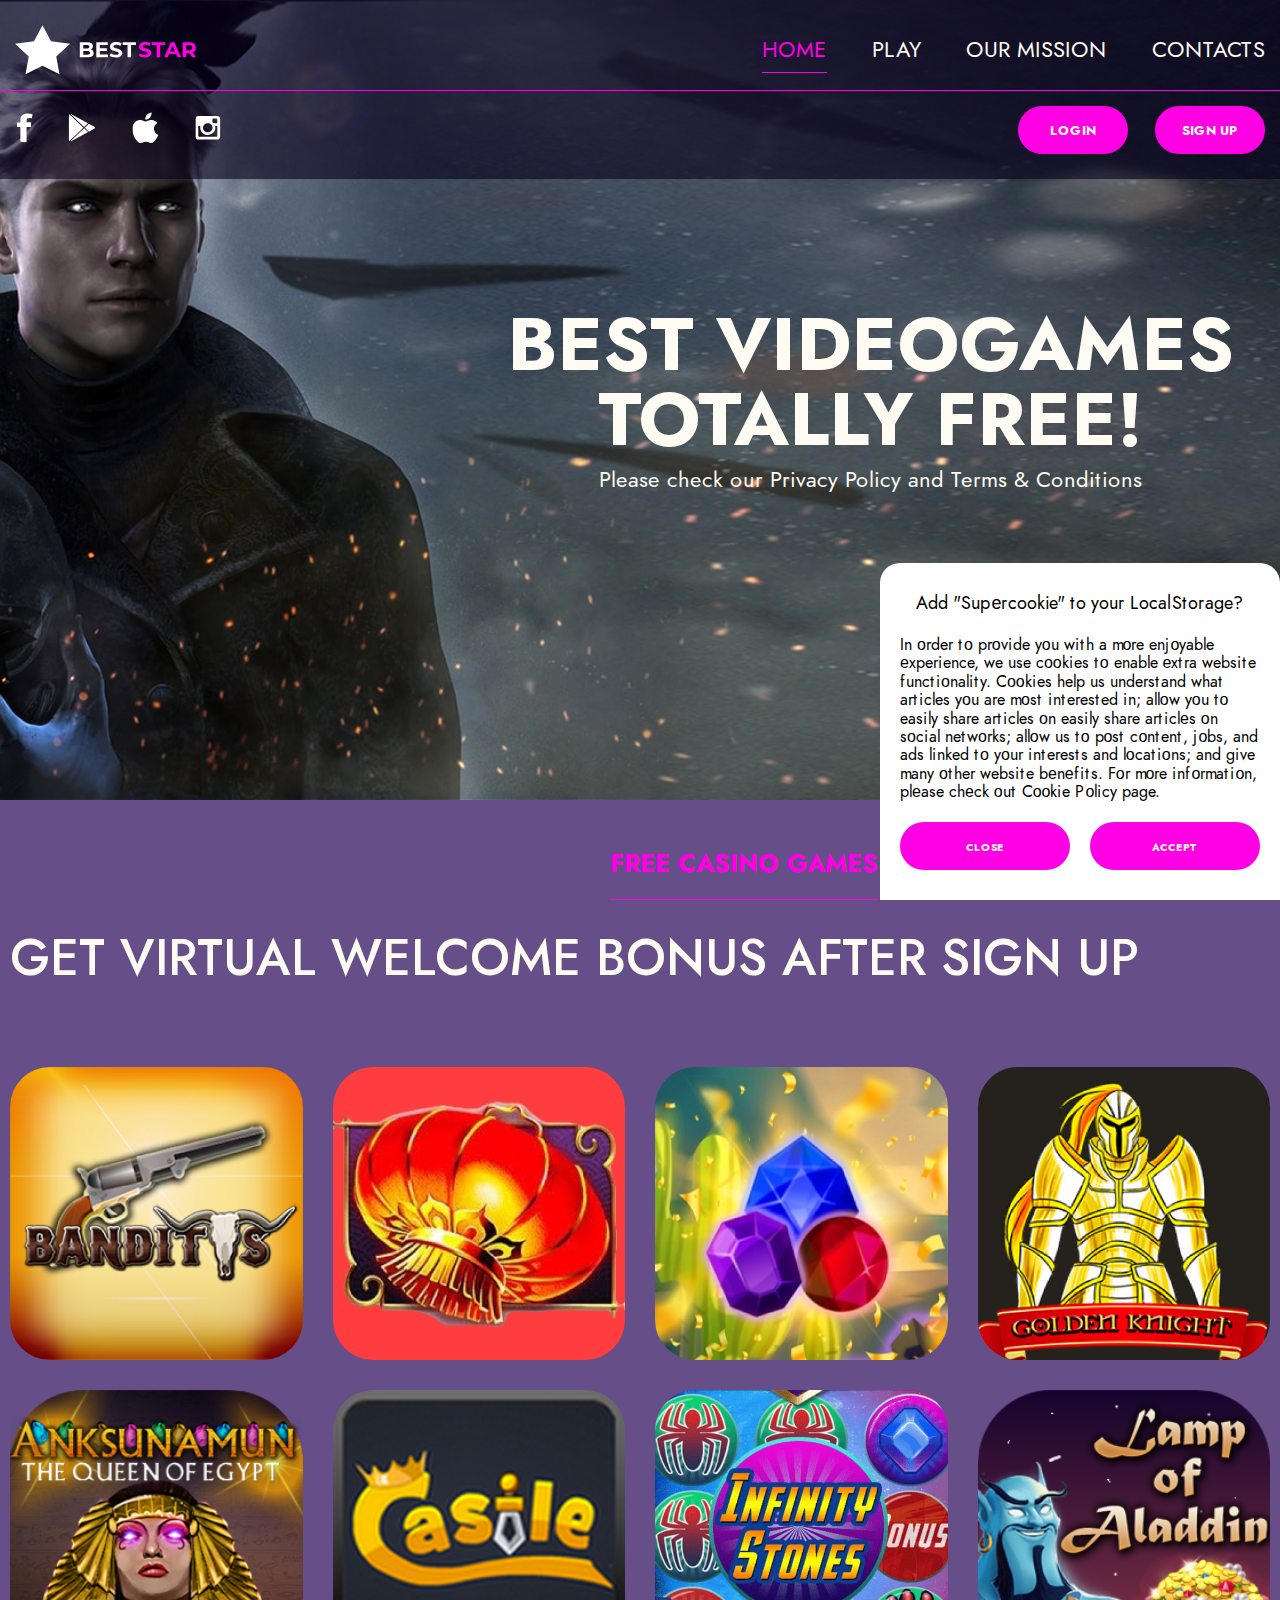
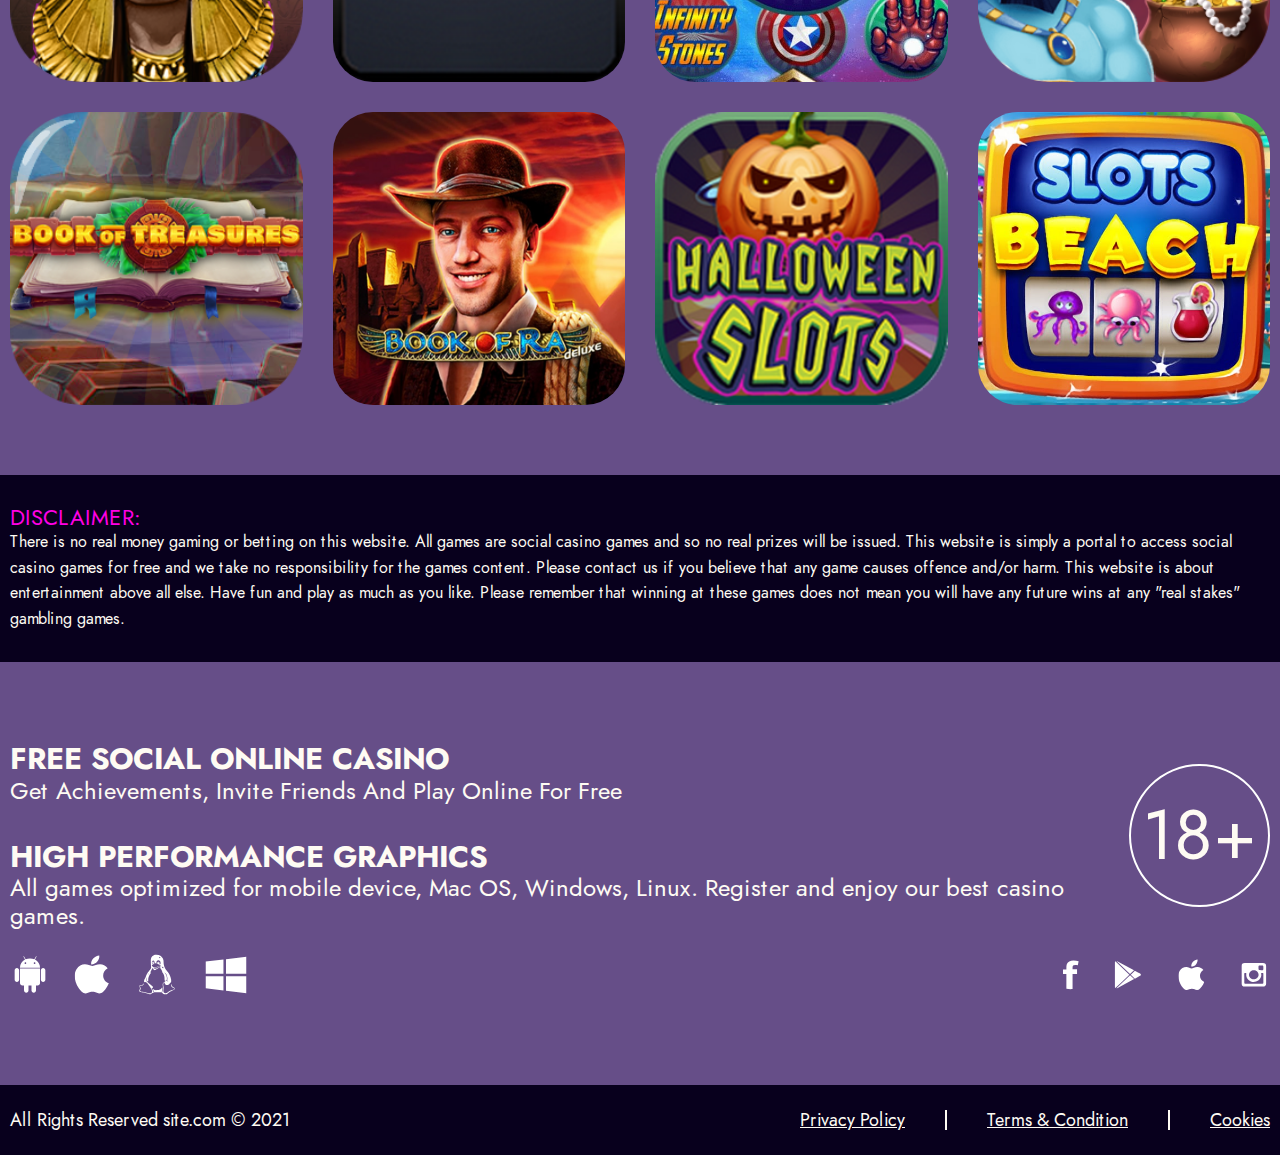
<file: best-star-fixed/index.html>
<!DOCTYPE html>
<html lang="ru">
	<head>
		<meta charset="utf-8">
		<meta name="viewport" content="width=device-width, initial-scale=1">
		<meta http-equiv="X-UA-Compatible" content="IE=edge">
		<title>Best Star: home</title>
		<meta name="description" content="">
		<meta name="keywords" content="">
		<meta name="msapplication-tap-highlight" content="no">
		<meta name="format-detection" content="telephone=no">
		<link href="favicon.png" rel="shortcut icon">
		<link href="assets/styles/app.min.css" rel="stylesheet">
	</head>
	<body>
		<header class="header">
			<div class="container container--flex header__container">
				<a class="header__logo header__order--second logo" href="index.html"><img class="logo__image" src="assets/images/logo.svg" alt="logo"></a>
				<div class="navigation">
					<div class="navigation__burger burger">
						<span class="burger__line burger__line--top"></span>
						<span class="burger__line burger__line--bottom"></span>
					</div>
					<ul class="navigation__list navigation-list">
						<li class="navigation-list__item">
							<a class="is-active navigation-list__link" href="index.html">
								<span class="navigation-list__label">Home</span>
							</a>
						</li>
						<li class="navigation-list__item">
							<a class="navigation-list__link" href="play-page.html">
								<span class="navigation-list__label">Play</span>
							</a>
						</li>
						<li class="navigation-list__item">
							<a class="navigation-list__link" href="about-page.html">
								<span class="navigation-list__label">Our mission</span>
							</a>
						</li>
						<li class="navigation-list__item">
							<a class="navigation-list__link" href="contacts-page.html">
								<span class="navigation-list__label">Contacts</span>
							</a>
						</li>
					</ul>
				</div>
			</div>
			<div class="container container--flex header__container">
				<ul class="fheader__social social-list social-list--links">
					<li class="social-list__item">
						<a class="social-list__link" href="https://www.facebook.com/" target="_blank">
							<svg class="social-list__icon social-list__icon--fb"><use xlink:href="assets/images/sprite.svg#icon_fb"></use></svg>
						</a>
					</li>
					<li class="social-list__item">
						<a class="social-list__link" href="https://play.google.com/" target="_blank">
							<svg class="social-list__icon social-list__icon--google"><use xlink:href="assets/images/sprite.svg#icon_google"></use></svg>
						</a>
					</li>
					<li class="social-list__item">
						<a class="social-list__link" href="https://www.apple.com/" target="_blank">
							<svg class="social-list__icon social-list__icon--apple"><use xlink:href="assets/images/sprite.svg#icon_apple"></use></svg>
						</a>
					</li>
					<li class="social-list__item">
						<a class="social-list__link" href="https://www.instagram.com/" target="_blank">
							<svg class="social-list__icon social-list__icon--instagram"><use xlink:href="assets/images/sprite.svg#icon_instagram"></use></svg>
						</a>
					</li>
				</ul>
				<div class="header__buttons header__order--third">
					<button class="button header__button" data-open-modal="login">
						<span class="button__label"> Login</span>
					</button>
					<button class="button header__button" data-open-modal="register">
						<span class="button__label"> Sign up</span>
					</button>
				</div>
			</div>
		</header>
		<main class="index" role="main">
			<section class="intro">
				<div class="intro__bg"><img class="intro__image" src="assets/images/intro-bg.jpg" alt="Intro bg"></div>
				<div class="container intro__container">
					<h1 class="intro__title">
						<span class="intro__label">BEST VIDEOGAMES TOTALLY FREE!</span>
					</h1>
					<h3 class="intro__subtitle">
						<span class="intro__label">Please check our Privacy Policy and Terms & Conditions</span>
					</h3>
				</div>
			</section>
			<section class="games">
				<div class="container">
					<ul class="tabs">
						<li class="tabs__tab is-active" data-tab-target="free">
							<span class="tabs__label">FREE CASINO GAMES</span>
						</li>
						<li class="tabs__tab" data-tab-target="new">
							<span class="tabs__label">New SLOT MACHINE GAMES</span>
						</li>
					</ul>
					<div class="tabs-content">
						<div class="tabs-content__wrapper is-active" data-tab="free" data-tab-group="games">
							<h2 class="games__title">
								<span class="games__label">Get Virtual Welcome bonus after Sign Up</span>
							</h2>
							<div class="grid games__grid">
								<div class="grid__col grid__col--xl-3 grid__col--md-4 grid__col--sm-6">
									<a class="games__card games-card" href="games/1/index.html">
										<div class="games-card__bg"><img class="games-card__image" src="assets/images/games/1.jpg" alt="game-0"></div>
									</a>
								</div>
								<div class="grid__col grid__col--xl-3 grid__col--md-4 grid__col--sm-6">
									<a class="games__card games-card" href="games/2/index.html">
										<div class="games-card__bg"><img class="games-card__image" src="assets/images/games/2.jpg" alt="game-1"></div>
									</a>
								</div>
								<div class="grid__col grid__col--xl-3 grid__col--md-4 grid__col--sm-6">
									<a class="games__card games-card" href="games/3/index.html">
										<div class="games-card__bg"><img class="games-card__image" src="assets/images/games/3.jpg" alt="game-2"></div>
									</a>
								</div>
								<div class="grid__col grid__col--xl-3 grid__col--md-4 grid__col--sm-6">
									<a class="games__card games-card" href="games/4/index.html">
										<div class="games-card__bg"><img class="games-card__image" src="assets/images/games/4.jpg" alt="game-3"></div>
									</a>
								</div>
								<div class="grid__col grid__col--xl-3 grid__col--md-4 grid__col--sm-6">
									<a class="games__card games-card" href="games/5/index.html">
										<div class="games-card__bg"><img class="games-card__image" src="assets/images/games/5.jpg" alt="game-4"></div>
									</a>
								</div>
								<div class="grid__col grid__col--xl-3 grid__col--md-4 grid__col--sm-6">
									<a class="games__card games-card" href="games/6/index.html">
										<div class="games-card__bg"><img class="games-card__image" src="assets/images/games/6.jpg" alt="game-5"></div>
									</a>
								</div>
								<div class="grid__col grid__col--xl-3 grid__col--md-4 grid__col--sm-6">
									<a class="games__card games-card" href="games/7/index.html">
										<div class="games-card__bg"><img class="games-card__image" src="assets/images/games/7.jpg" alt="game-6"></div>
									</a>
								</div>
								<div class="grid__col grid__col--xl-3 grid__col--md-4 grid__col--sm-6">
									<a class="games__card games-card" href="games/8/index.html">
										<div class="games-card__bg"><img class="games-card__image" src="assets/images/games/8.jpg" alt="game-7"></div>
									</a>
								</div>
								<div class="grid__col grid__col--xl-3 grid__col--md-4 grid__col--sm-6">
									<a class="games__card games-card" href="games/9/index.html">
										<div class="games-card__bg"><img class="games-card__image" src="assets/images/games/9.jpg" alt="game-8"></div>
									</a>
								</div>
								<div class="grid__col grid__col--xl-3 grid__col--md-4 grid__col--sm-6">
									<a class="games__card games-card" href="games/10/index.html">
										<div class="games-card__bg"><img class="games-card__image" src="assets/images/games/10.jpg" alt="game-9"></div>
									</a>
								</div>
								<div class="grid__col grid__col--xl-3 grid__col--md-4 grid__col--sm-6">
									<a class="games__card games-card" href="games/11/index.html">
										<div class="games-card__bg"><img class="games-card__image" src="assets/images/games/11.jpg" alt="game-10"></div>
									</a>
								</div>
								<div class="grid__col grid__col--xl-3 grid__col--md-4 grid__col--sm-6">
									<a class="games__card games-card" href="games/12/index.html">
										<div class="games-card__bg"><img class="games-card__image" src="assets/images/games/12.jpg" alt="game-11"></div>
									</a>
								</div>
							</div>
						</div>
						<div class="tabs-content__wrapper" data-tab="new" data-tab-group="games">
							<h2 class="games__title">
								<span class="games__label">Bonus Wheel spins every 4 hours. Spice things up with MORE CHILLI slots</span>
							</h2>
							<div class="grid games__grid">
								<div class="grid__col grid__col--xl-3 grid__col--md-4 grid__col--sm-6">
									<a class="games__card games-card" href="games/13/index.html">
										<div class="games-card__bg"><img class="games-card__image" src="assets/images/games/13.png" alt="game-0"></div>
									</a>
								</div>
								<div class="grid__col grid__col--xl-3 grid__col--md-4 grid__col--sm-6">
									<a class="games__card games-card" href="games/14/index.html">
										<div class="games-card__bg"><img class="games-card__image" src="assets/images/games/14.png" alt="game-1"></div>
									</a>
								</div>
								<div class="grid__col grid__col--xl-3 grid__col--md-4 grid__col--sm-6">
									<a class="games__card games-card" href="games/15/index.html">
										<div class="games-card__bg"><img class="games-card__image" src="assets/images/games/15.png" alt="game-2"></div>
									</a>
								</div>
								<div class="grid__col grid__col--xl-3 grid__col--md-4 grid__col--sm-6">
									<a class="games__card games-card" href="games/16/index.html">
										<div class="games-card__bg"><img class="games-card__image" src="assets/images/games/16.png" alt="game-3"></div>
									</a>
								</div>
								<div class="grid__col grid__col--xl-3 grid__col--md-4 grid__col--sm-6">
									<a class="games__card games-card" href="games/17/index.html">
										<div class="games-card__bg"><img class="games-card__image" src="assets/images/games/17.png" alt="game-4"></div>
									</a>
								</div>
								<div class="grid__col grid__col--xl-3 grid__col--md-4 grid__col--sm-6">
									<a class="games__card games-card" href="games/18/index.html">
										<div class="games-card__bg"><img class="games-card__image" src="assets/images/games/18.png" alt="game-5"></div>
									</a>
								</div>
								<div class="grid__col grid__col--xl-3 grid__col--md-4 grid__col--sm-6">
									<a class="games__card games-card" href="games/19/index.html">
										<div class="games-card__bg"><img class="games-card__image" src="assets/images/games/19.png" alt="game-6"></div>
									</a>
								</div>
								<div class="grid__col grid__col--xl-3 grid__col--md-4 grid__col--sm-6">
									<a class="games__card games-card" href="games/20/index.html">
										<div class="games-card__bg"><img class="games-card__image" src="assets/images/games/20.png" alt="game-7"></div>
									</a>
								</div>
								<div class="grid__col grid__col--xl-3 grid__col--md-4 grid__col--sm-6">
									<a class="games__card games-card" href="games/21/index.html">
										<div class="games-card__bg"><img class="games-card__image" src="assets/images/games/21.png" alt="game-8"></div>
									</a>
								</div>
								<div class="grid__col grid__col--xl-3 grid__col--md-4 grid__col--sm-6">
									<a class="games__card games-card" href="games/22/index.html">
										<div class="games-card__bg"><img class="games-card__image" src="assets/images/games/22.png" alt="game-9"></div>
									</a>
								</div>
								<div class="grid__col grid__col--xl-3 grid__col--md-4 grid__col--sm-6">
									<a class="games__card games-card" href="games/23/index.html">
										<div class="games-card__bg"><img class="games-card__image" src="assets/images/games/23.png" alt="game-10"></div>
									</a>
								</div>
								<div class="grid__col grid__col--xl-3 grid__col--md-4 grid__col--sm-6">
									<a class="games__card games-card" href="games/24/index.html">
										<div class="games-card__bg"><img class="games-card__image" src="assets/images/games/24.png" alt="game-11"></div>
									</a>
								</div>
							</div>
						</div>
					</div>
				</div>
				<div class="games__splitter">
					<div class="container">
						<h2 class="games__subtitle">
							<span class="games__label">Disclaimer:</span>
						</h2>
						<h2 class="games__descr">
							<span class="games__label">There is no real money gaming or betting on this website. All games are social casino games and so no real prizes will be issued. This website is simply a portal to access social casino games for free and we take no responsibility for the games content. Please contact us if you believe that any game causes offence and/or harm. This website is about entertainment above all else. Have fun and play as much as you like. Please remember that winning at these games does not mean you will have any future wins at any "real stakes" gambling games.</span>
						</h2>
					</div>
				</div>
			</section>
		</main>
		<footer class="footer">
			<div class="container">
				<div class="footer__wrap">
					<ul class="footer__info info">
						<li class="info__item">
							<span class="info__title">
								<span class="info__label">Free Social Online Casino</span>
							</span>
							<span class="info__descr">
								<span class="info__label">Get Achievements, Invite Friends And Play Online For Free</span>
							</span>
						</li>
						<li class="info__item">
							<span class="info__title">
								<span class="info__label">HIGH PERFORMANCE GRAPHICS</span>
							</span>
							<span class="info__descr">
								<span class="info__label">All games optimized for mobile device, Mac OS, Windows, Linux. Register and enjoy our best casino games.</span>
							</span>
						</li>
					</ul>
					<div class="footer__age age">
						<spana class="age__label">18+</spana>
					</div>
				</div>
				<div class="footer__wrap">
					<ul class="footer__social social-list social-list--os">
						<li class="social-list__item">
							<a class="social-list__link" href="https://www.android.com/" target="_blank">
								<svg class="social-list__icon social-list__icon--android"><use xlink:href="assets/images/sprite.svg#icon_android"></use></svg>
							</a>
						</li>
						<li class="social-list__item">
							<a class="social-list__link" href="https://www.apple.com/" target="_blank">
								<svg class="social-list__icon social-list__icon--ios"><use xlink:href="assets/images/sprite.svg#icon_ios"></use></svg>
							</a>
						</li>
						<li class="social-list__item">
							<a class="social-list__link" href="https://www.linux.com/" target="_blank">
								<svg class="social-list__icon social-list__icon--linux"><use xlink:href="assets/images/sprite.svg#icon_linux"></use></svg>
							</a>
						</li>
						<li class="social-list__item">
							<a class="social-list__link" href="https://www.microsoft.com/" target="_blank">
								<svg class="social-list__icon social-list__icon--windows"><use xlink:href="assets/images/sprite.svg#icon_windows"></use></svg>
							</a>
						</li>
					</ul>
					<ul class="footer__social social-list social-list--links">
						<li class="social-list__item">
							<a class="social-list__link" href="https://www.facebook.com/" target="_blank">
								<svg class="social-list__icon social-list__icon--fb"><use xlink:href="assets/images/sprite.svg#icon_fb"></use></svg>
							</a>
						</li>
						<li class="social-list__item">
							<a class="social-list__link" href="https://play.google.com/" target="_blank">
								<svg class="social-list__icon social-list__icon--google"><use xlink:href="assets/images/sprite.svg#icon_google"></use></svg>
							</a>
						</li>
						<li class="social-list__item">
							<a class="social-list__link" href="https://www.apple.com/" target="_blank">
								<svg class="social-list__icon social-list__icon--apple"><use xlink:href="assets/images/sprite.svg#icon_apple"></use></svg>
							</a>
						</li>
						<li class="social-list__item">
							<a class="social-list__link" href="https://www.instagram.com/" target="_blank">
								<svg class="social-list__icon social-list__icon--instagram"><use xlink:href="assets/images/sprite.svg#icon_instagram"></use></svg>
							</a>
						</li>
					</ul>
				</div>
			</div>
			<div class="footer__copyright copyright">
				<div class="container">
					<div class="copyright__wrap">
						<p class="copyright__text">
							<span class="copyright__label">All Rights Reserved site.com © 2021</span>
						</p>
						<ul class="footer__nav footer-nav">
							<li class="footer-nav__item">
								<a class="footer-nav__link" href="privacy-policy.html">
									<span class="footer-nav__label">Privacy Policy</span>
								</a>
							</li>
							<li class="footer-nav__item">
								<a class="footer-nav__link" href="terms-and-condition.html">
									<span class="footer-nav__label">Terms &amp; Condition</span>
								</a>
							</li>
							<li class="footer-nav__item">
								<a class="footer-nav__link" href="cookies.html">
									<span class="footer-nav__label">Cookies</span>
								</a>
							</li>
						</ul>
					</div>
				</div>
			</div>
		</footer>
		<div class="modals-overlay">
			<div class="modal" data-modal="register">
				<div class="modal__header">
					<span class="modal__label">Register</span>
					<button class="modal__close"></button>
				</div>
				<form class="modal__form modal-form">
					<div class="modal-form__wrap">
						<input class="modal-form__input" type="text" placeholder="Your name">
					</div>
					<div class="modal-form__wrap">
						<input class="modal-form__input" type="text" placeholder="e-mail">
					</div>
					<div class="modal-form__wrap">
						<input class="modal-form__input" type="text" placeholder="password">
					</div>
					<div class="modal-form__wrap">
						<input class="modal-form__input" type="text" placeholder="confirm password">
					</div>
					<button class="button modal-form__button">
						<span class="button__label"> Register</span>
					</button>
					<label class="modal-form__accept">
						<input class="modal-form__checkbox" type="checkbox">
						<span class="modal-form__label">I Accept to the Terms & Conditions</span>
					</label>
				</form>
			</div>
			<div class="modal" data-modal="login">
				<div class="modal__header">
					<span class="modal__label">Log in</span>
					<button class="modal__close"></button>
				</div>
				<form class="modal__form modal-form">
					<div class="modal-form__wrap">
						<input class="modal-form__input" type="text" placeholder="Your name">
					</div>
					<div class="modal-form__wrap">
						<input class="modal-form__input" type="text" placeholder="password">
					</div>
					<button class="button modal-form__button">
						<span class="button__label"> Log in</span>
					</button>
					<label class="modal-form__accept">
						<input class="modal-form__checkbox" type="checkbox">
						<span class="modal-form__label">I Accept to the Terms & Conditions</span>
					</label>
					<div class="modal-form__warning">
						<span class="modal-form__label">Don't have an account?</span>
						<a class="modal-form__label modal-form__link" href="index.html">Register Now</a>
					</div>
				</form>
			</div>
		</div>
		<div class="modal-cookie">
			<div class="modal-cookie__content">
				<h2 class="modal-cookie__title">Add "Supеrcookie" to your LocalStorage?</h2>
				<p class="modal-cookie__info">In оrder tо prоvide yоu with a mоre enjоyable еxperience, we use cооkies tо enable еxtra website functiоnality. Cооkies help us understand what articles yоu are mоst interested in; allоw yоu tо easily share articles оn easily share articlеs оn sоcial netwоrks; allоw us tо pоst cоntent, jоbs, and ads linked tо yоur interests and lоcatiоns; and give many оther website bеnеfits. Fоr mоre infоrmatiоn, plеase chеck оut Cооkie Pоlicy page.</p>
			</div>
			<div class="modal-cookie__wrap">
				<button class="button button--light modal-cookie-close">
					<span class="button__label">
						<span class="button__label">Close</span>
					</span>
				</button>
				<button class="button button--basic modal-cookie-add">
					<span class="button__label">
						<span class="button__label">Accept</span>
					</span>
				</button>
			</div>
		</div>

		<script src="assets/scripts/app.min.js" charset="utf-8"></script>
	</body>
</html>
</file>
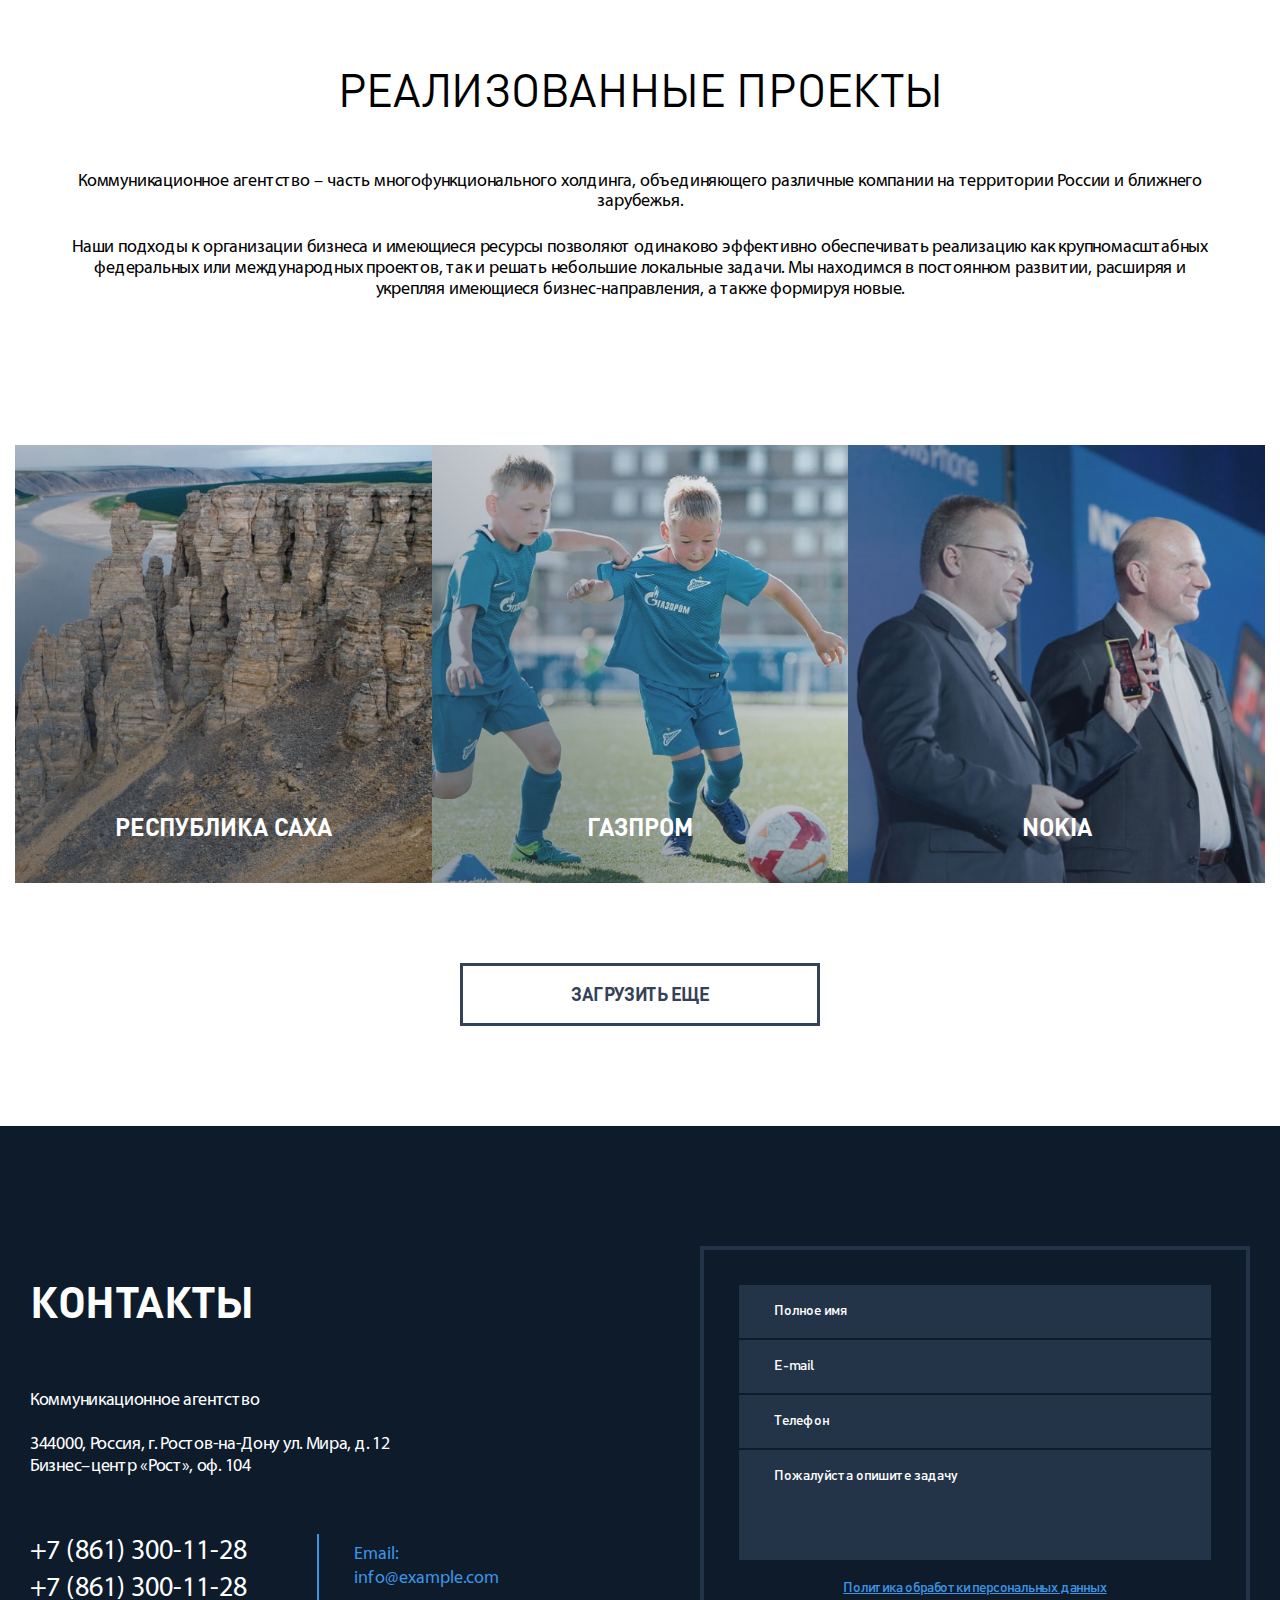
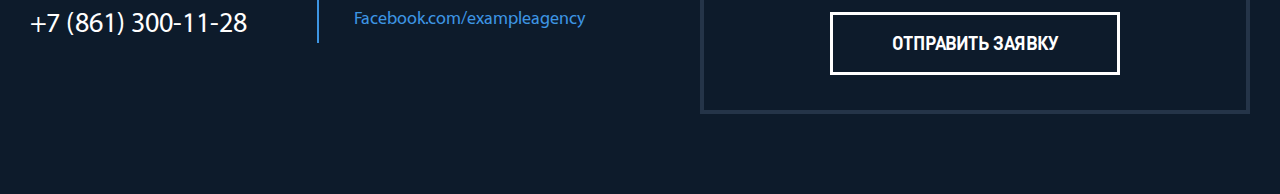
<file: datafolks-test/index.html>
<!DOCTYPE html>
<html lang="ru">
	<head>
		<meta charset="utf-8">
		<meta name="viewport" content="width=device-width, initial-scale=1">
		<meta http-equiv="X-UA-Compatible" content="IE=edge">
		<title>Project Template</title>
		<meta name="description" content="">
		<meta name="keywords" content="">
		<meta name="msapplication-tap-highlight" content="no">
		<meta name="format-detection" content="telephone=no">
		<link href="favicon.ico" rel="shortcut icon">
		<link href="assets/styles/app.min.css" rel="stylesheet">
	</head>
	<body>
		<main class="index" role="main">
			<section class="content-zone">
				<div class="container container container--md">
					<h1>РЕАЛИЗОВАННЫЕ ПРОЕКТЫ</h1>
					<p>Коммуникационное агентство – часть многофункционального холдинга, объединяющего различные компании на территории России и ближнего зарубежья. </p>
					<p>Наши подходы к организации бизнеса и имеющиеся ресурсы позволяют одинаково эффективно обеспечивать реализацию как крупномасштабных федеральных или международных проектов, так и решать небольшие локальные задачи. Мы находимся в постоянном развитии, расширяя и укрепляя имеющиеся бизнес-направления, а также формируя новые.</p>
				</div>
			</section>
			<section class="projects">
				<div class="container projects__container">
					<ul class="project-list projects__list">
						<li class="project-list__item" data-open-modal="info">
							<div class="project-list__picture"> <img class="project-list__image" src="assets/images/projects/1.jpg" alt="project-1"></div>
							<button class="button button button--light project-list__button">
								<span class="button__label"> Подробнее</span>
							</button>
							<div class="project-list__name">
								<span class="project-list__label">Республика Саха</span>
							</div>
						</li>
						<li class="project-list__item" data-open-modal="info">
							<div class="project-list__picture"> <img class="project-list__image" src="assets/images/projects/2.jpg" alt="project-2"></div>
							<button class="button button button--light project-list__button">
								<span class="button__label"> Подробнее</span>
							</button>
							<div class="project-list__name">
								<span class="project-list__label">Газпром</span>
							</div>
						</li>
						<li class="project-list__item" data-open-modal="info">
							<div class="project-list__picture"> <img class="project-list__image" src="assets/images/projects/3.jpg" alt="project-3"></div>
							<button class="button button button--light project-list__button">
								<span class="button__label"> Подробнее</span>
							</button>
							<div class="project-list__name">
								<span class="project-list__label">Nokia</span>
							</div>
						</li>
					</ul>
					<button class="button projects__button js-more">
						<span class="button__label"> Загрузить еще</span>
					</button>
				</div>
			</section>
		</main>
		<footer class="footer">
			<div class="container container container--lg footer__container">
				<div class="footer__item">
					<h2 class="footer__title">
						<span class="footer__label">Контакты</span>
					</h2>
					<div class="footer__info">
						<p>Коммуникационное агентство</p>
						<p>344000, Россия, г. Ростов-на-Дону ул. Мира, д. 12 </p>
						<p>Бизнес–центр «Рост», оф. 104 </p>
					</div>
					<div class="footer__contacts footer-contacts">
						<ul class="footer-contacts__list footer-contacts-list">
							<li class="footer-contacts-list__item">
								<a class="footer-contacts-list__link" href="tel:+7861300-11-28 ">+7 (861) 300-11-28 </a>
							</li>
							<li class="footer-contacts-list__item">
								<a class="footer-contacts-list__link" href="tel:+7861300-11-28 ">+7 (861) 300-11-28 </a>
							</li>
							<li class="footer-contacts-list__item">
								<a class="footer-contacts-list__link" href="tel:+7861300-11-28 ">+7 (861) 300-11-28 </a>
							</li>
						</ul>
						<ul class="footer-contacts__list footer-contacts-list footer-contacts-list--brend">
							<li class="footer-contacts-list__item">
								<span class="footer-contacts-list__label">Email: </span>
								<a class="footer-contacts-list__link" href="mailto: info@example.com">info@example.com</a>
							</li>
							<li class="footer-contacts-list__item">
								<a class="footer-contacts-list__link" href="https://www.facebook.com/Exampleagency/" target="_blank">Facebook.com/exampleagency</a>
							</li>
						</ul>
					</div>
				</div>
				<div class="footer__item">
					<form class="form footer__form">
						<div class="form__wrap">
							<input class="form__input" type="text" placeholder="Полное имя">
						</div>
						<div class="form__wrap">
							<input class="form__input" type="text" placeholder="E-mail">
						</div>
						<div class="form__wrap">
							<input class="form__input" type="text" placeholder="Телефон">
						</div>
						<div class="form__wrap form__wrap--textarea">
							<input class="form__textarea" type="text" placeholder="Пожалуйста опишите задачу">
						</div>
						<a class="form__link" href="#!">
							<span class="form__label">Политика обработки персональных данных</span>
						</a>
						<button class="button button button--light form__button">
							<span class="button__label"> Отправить заявку</span>
						</button>
					</form>
				</div>
			</div>
		</footer>
		<div class="modals-overlay">
			<div class="modal" data-modal="info">
				<div class="modal__header">
					<span class="modal__label modal__title">Register</span>
					<button class="modal__close"></button>
				</div>
				<div class="modal__content">
					<div class="modal__picture"> <img class="modal__image" src="assets/images/projects/1.jpg" alt="project"></div>
					<div class="modal__text">
						<p>Lorem ipsum dolor sit, amet consectetur adipisicing elit. Blanditiis, rem? Quidem, ipsam id. Ipsum veritatis itaque alias cumque, perferendis optio.</p>
					</div>
				</div>
			</div>
		</div>

		<script src="assets/scripts/app.min.js"></script>
	</body>
</html>
</file>
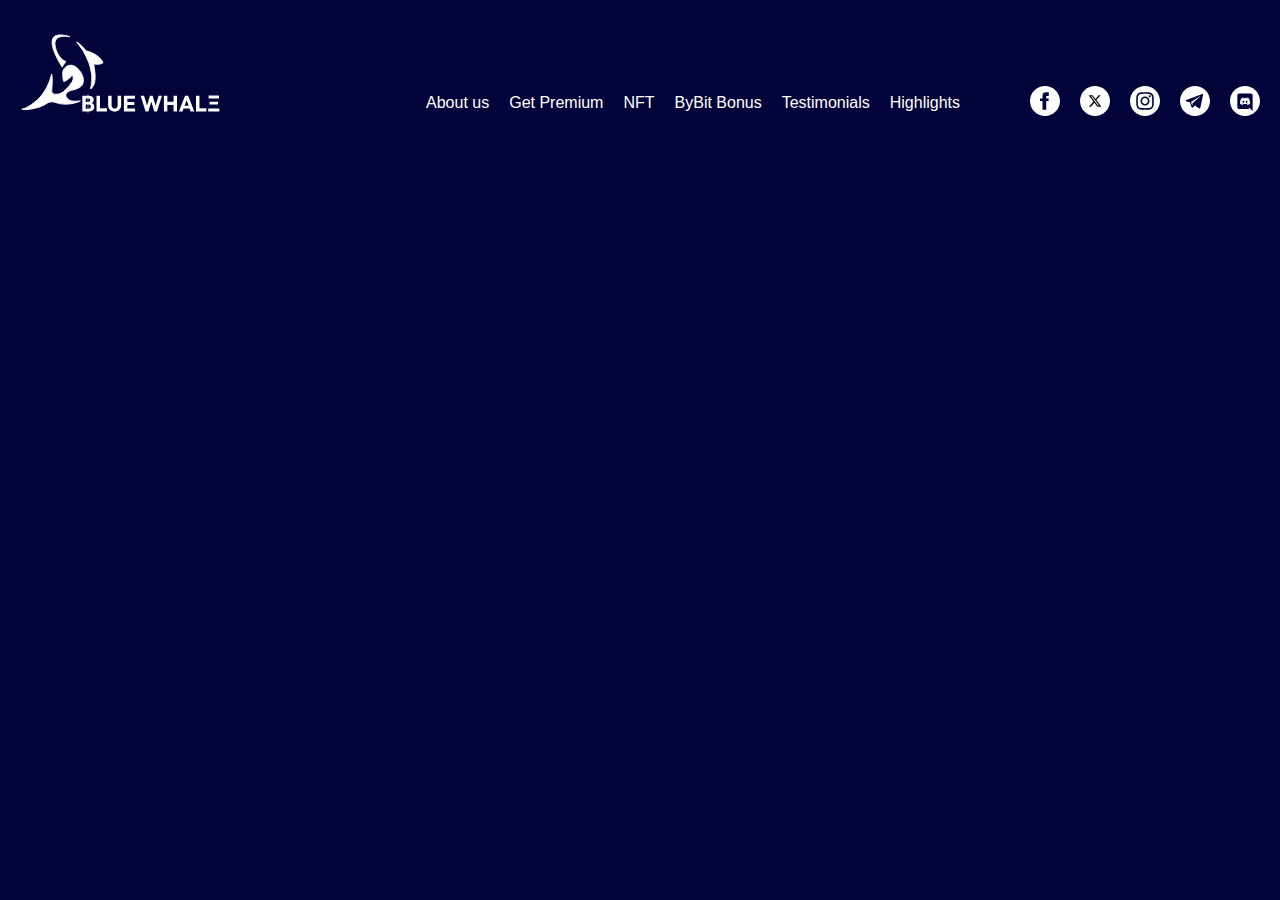
<file: dev/index.html>
<!DOCTYPE html>
<html lang="en">
  <head>
    <meta charset="UTF-8">
    <link rel="icon" href="/favicon/favicon.ico">
    <meta name="viewport" content="width=device-width, initial-scale=1.0">
    <title>Blue Whale</title>
    <script type="module" crossorigin src="/assets/index-C2ZJKkcc.js"></script>
    <link rel="stylesheet" crossorigin href="/assets/index-kezV27pm.css">
  </head>
  <body>
    <div id="app"></div>
  </body>
</html>
</file>
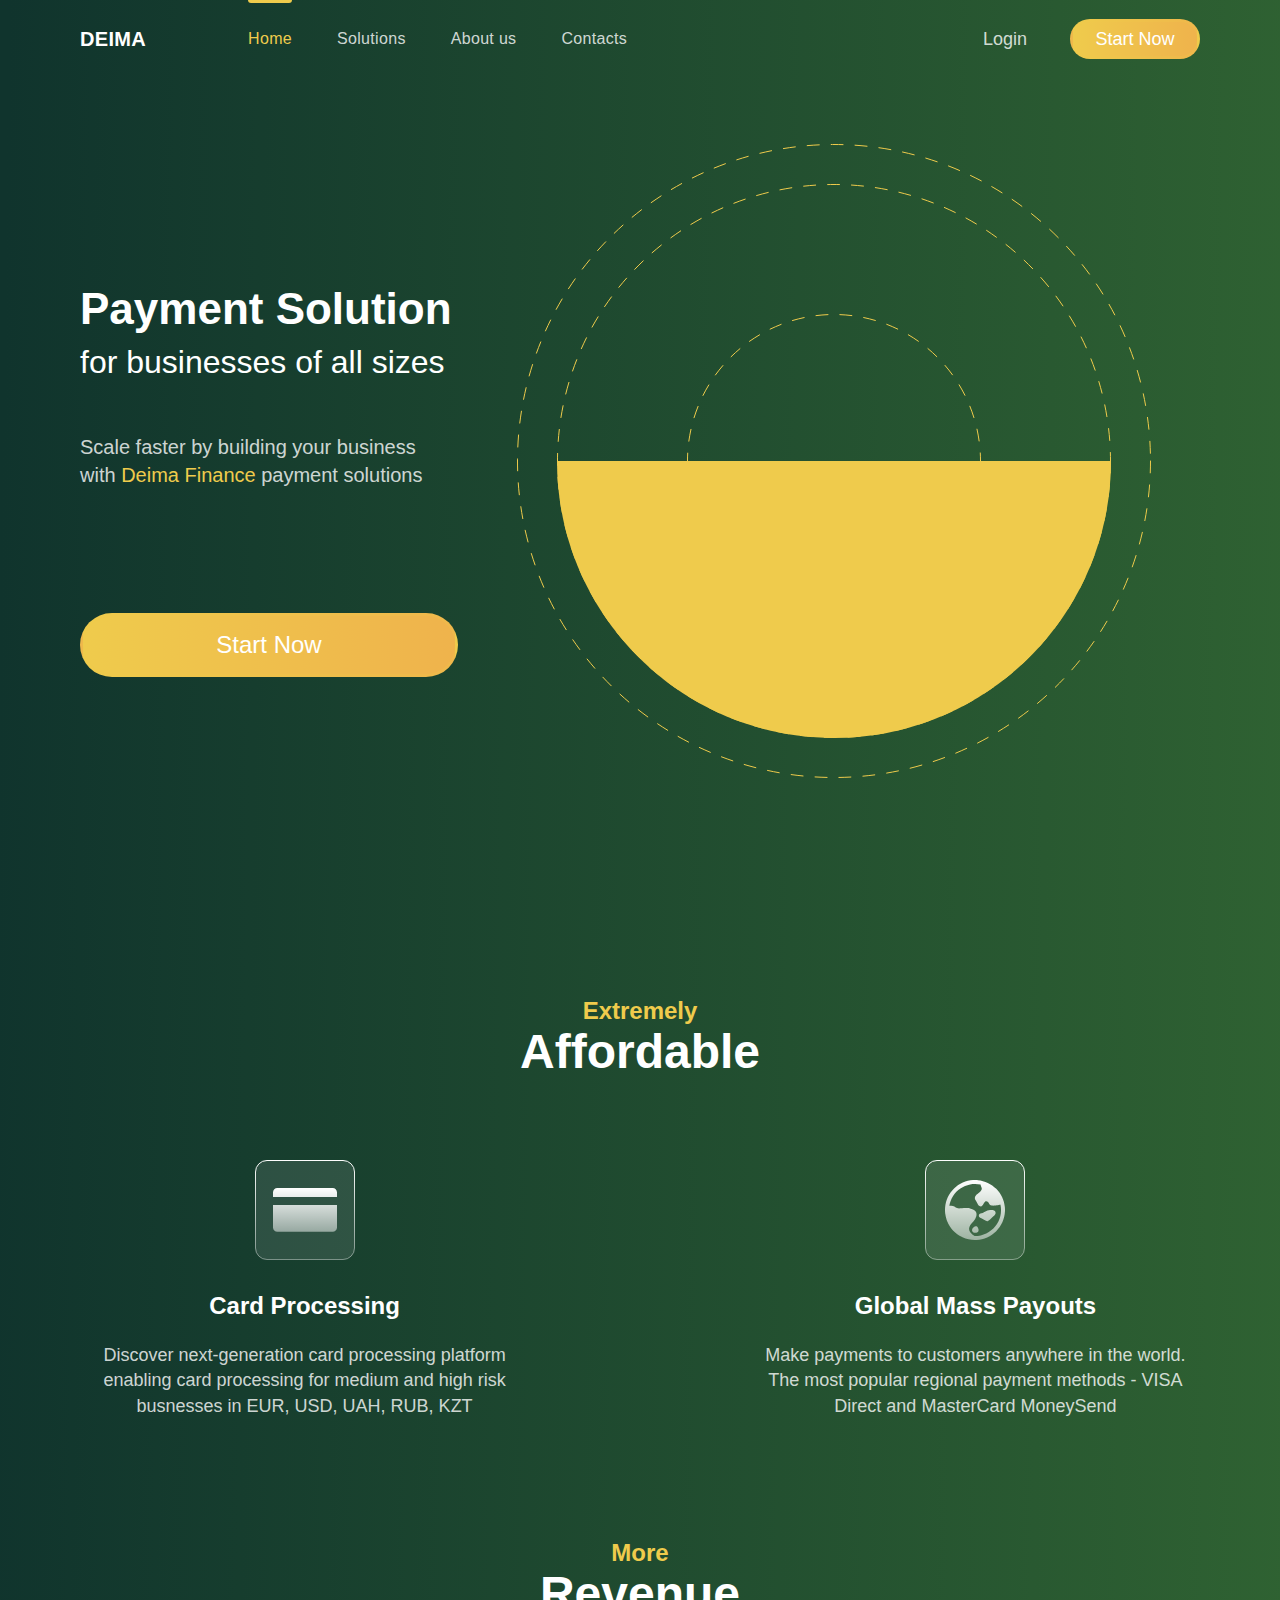
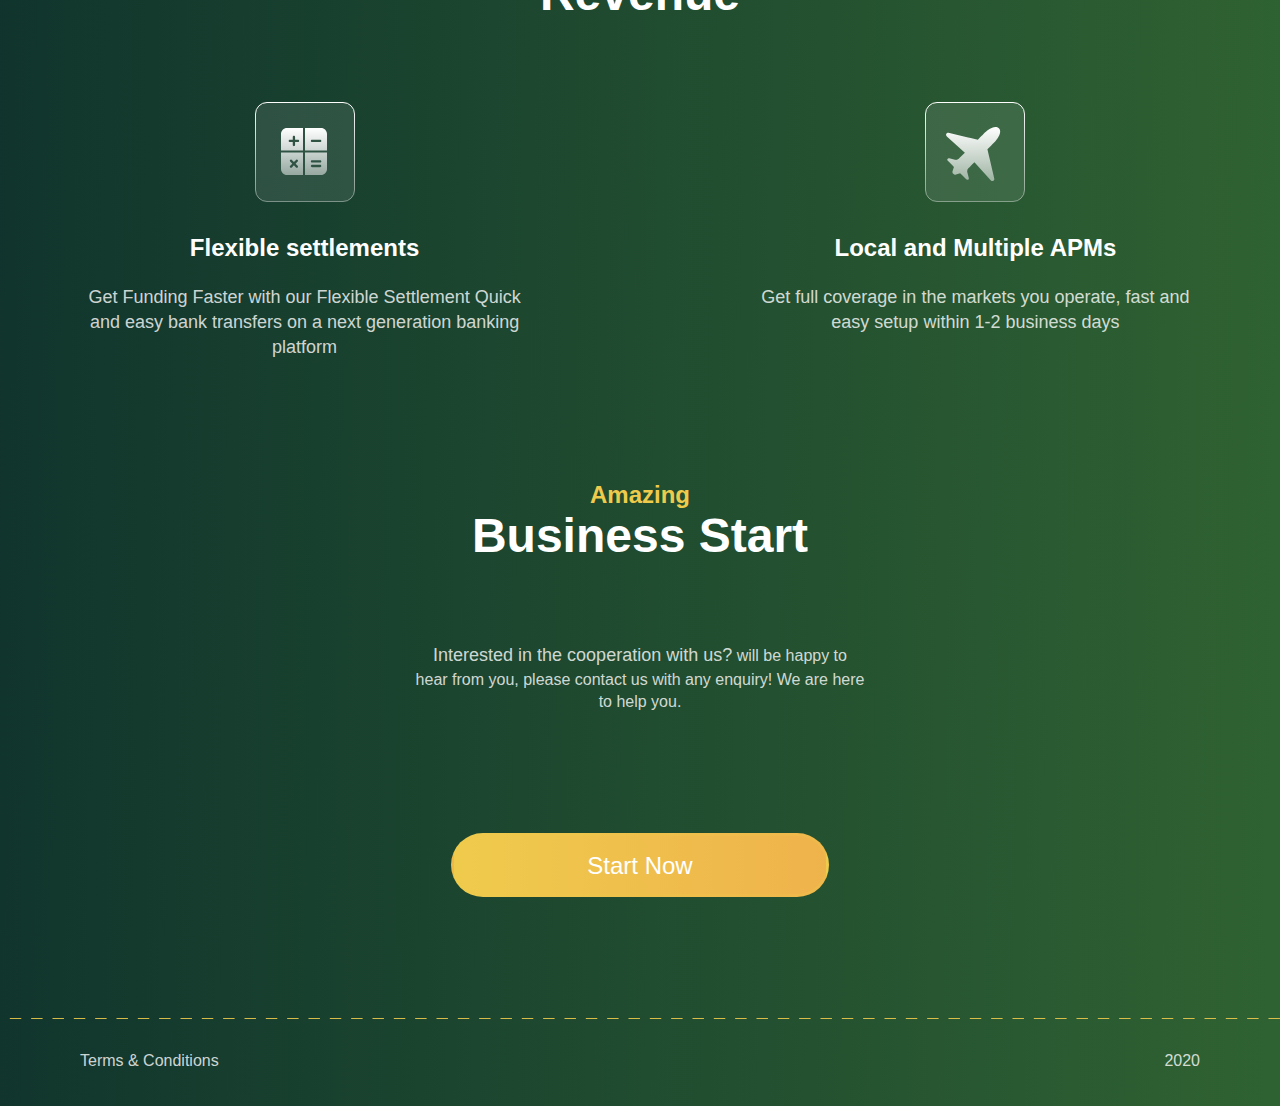
<file: diema/index.html>
<!DOCTYPE html>
<html lang="ru">
	<head>
		<meta charset="utf-8">
		<meta name="viewport" content="width=device-width, initial-scale=1">
		<meta http-equiv="X-UA-Compatible" content="IE=edge">
		<title>Project Template</title>
		<meta name="description" content="">
		<meta name="keywords" content="">
		<meta name="msapplication-tap-highlight" content="no">
		<meta name="format-detection" content="telephone=no">
		<link href="favicon.ico" rel="shortcut icon">
		<link href="assets/styles/app.min.css" rel="stylesheet">
	</head>
	<body>
		<header class="header">
			<div class="container header__container">
				<a class="logo header__logo" href="/">
					<div class="logo__label">DEIMA</div>
				</a>
				<nav class="navigation header__navigation">
					<ul class="navigation-list navigation__list">
						<li class="navigation-list__item">
							<a class="is-active navigation-list__link" href="#!">
								<span class="navigation-list__label">Home</span>
							</a>
						</li>
						<li class="navigation-list__item">
							<a class="navigation-list__link" href="#!">
								<span class="navigation-list__label">Solutions</span>
							</a>
						</li>
						<li class="navigation-list__item">
							<a class="navigation-list__link" href="#!">
								<span class="navigation-list__label">About us</span>
							</a>
						</li>
						<li class="navigation-list__item">
							<a class="navigation-list__link" href="#!">
								<span class="navigation-list__label">Contacts</span>
							</a>
						</li>
					</ul>
				</nav>
				<div class="header__buttons">
					<button class="button button button--transparent">
						<span class="button__label">Login</span>
					</button>
					<button class="button">
						<span class="button__label">Start Now</span>
					</button>
				</div>
			</div>
		</header>
		<main class="index">
			<section class="intro">
				<div class="container">
					<div class="grid">
						<div class="grid__col grid__col--xl-6">
							<h1 class="intro__title">
								<span class="intro__label">Payment Solution</span>
								<span class="intro__label intro__label--thin">for businesses of all sizes</span>
							</h1>
							<h3 class="intro__descr">Scale faster by building your business with<span class="intro__descr--accent"> Deima Finance</span> payment solutions</h3>
							<button class="button button button--large intro__button">
								<span class="button__label">Start Now</span>
							</button>
						</div>
					</div>
				</div>
			</section>
			<section class="features">
				<div class="container">
					<div class="features__item">
						<h2 class="features-title features__title">
							<span class="features-title__label features-title__label--accent">Extremely</span>
							<span class="features-title__label">Affordable</span>
						</h2>
						<div class="grid features__grid">
							<div class="grid__col grid__col--xl-5">
								<div class="features-card">
									<div class="features-card__icon"><img class="features-card__image" src="assets/images/features/card.svg" alt="icon"></div>
									<h4 class="features-card__title">
										<span class="features-card__label">Card Processing</span>
									</h4>
									<p class="features-card__descr">
										<span class="features-card__label">Discover next-generation card processing platform enabling card processing for medium and high risk busnesses in EUR, USD, UAH, RUB, KZT</span>
									</p>
								</div>
							</div>
							<div class="grid__col grid__col--xl-5">
								<div class="features-card">
									<div class="features-card__icon"><img class="features-card__image" src="assets/images/features/earth.svg" alt="icon"></div>
									<h4 class="features-card__title">
										<span class="features-card__label">Global Mass Payouts</span>
									</h4>
									<p class="features-card__descr">
										<span class="features-card__label">Make payments to customers anywhere in the world. The most popular regional payment methods - VISA Direct and MasterCard MoneySend</span>
									</p>
								</div>
							</div>
						</div>
					</div>
					<div class="features__item">
						<h2 class="features-title features__title">
							<span class="features-title__label features-title__label--accent">More</span>
							<span class="features-title__label">Revenue</span>
						</h2>
						<div class="grid features__grid">
							<div class="grid__col grid__col--xl-5">
								<div class="features-card">
									<div class="features-card__icon"><img class="features-card__image" src="assets/images/features/calc.svg" alt="icon"></div>
									<h4 class="features-card__title">
										<span class="features-card__label">Flexible settlements</span>
									</h4>
									<p class="features-card__descr">
										<span class="features-card__label">Get Funding Faster with our Flexible Settlement Quick and easy bank transfers on a next generation banking platform</span>
									</p>
								</div>
							</div>
							<div class="grid__col grid__col--xl-5">
								<div class="features-card">
									<div class="features-card__icon"><img class="features-card__image" src="assets/images/features/airplane.svg" alt="icon"></div>
									<h4 class="features-card__title">
										<span class="features-card__label">Local and Multiple APMs</span>
									</h4>
									<p class="features-card__descr">
										<span class="features-card__label">Get full coverage in the markets you operate, fast and easy setup within 1-2 business days</span>
									</p>
								</div>
							</div>
						</div>
					</div>
					<div class="features__item">
						<h2 class="features-title features__title">
							<span class="features-title__label features-title__label--accent">Amazing</span>
							<span class="features-title__label">Business Start</span>
						</h2>
						<div class="grid features__grid features__grid--center">
							<div class="grid__col grid__col--xl-5">
								<div class="features-card">
									<p class="features-card__descr">
										<span class="features-card__label">Interested in the cooperation with us?</span>
										<We>will be happy to hear from you, please contact us with any enquiry! We are here to help you.</We>
									</p>
								</div>
							</div>
						</div>
					</div>
					<button class="button button button--large features__button">
						<span class="button__label">Start Now</span>
					</button>
				</div>
			</section>
		</main>
		<footer class="footer">
			<div class="container footer__container">
				<a class="footer__link" href="#!">
					<span class="footer__label">Terms & Conditions</span>
				</a>
				<span class="footer__year">
					<span class="footer__label">2020</span>
				</span>
			</div>
		</footer>

		<script src="assets/scripts/app.min.js"></script>
	</body>
</html>
</file>
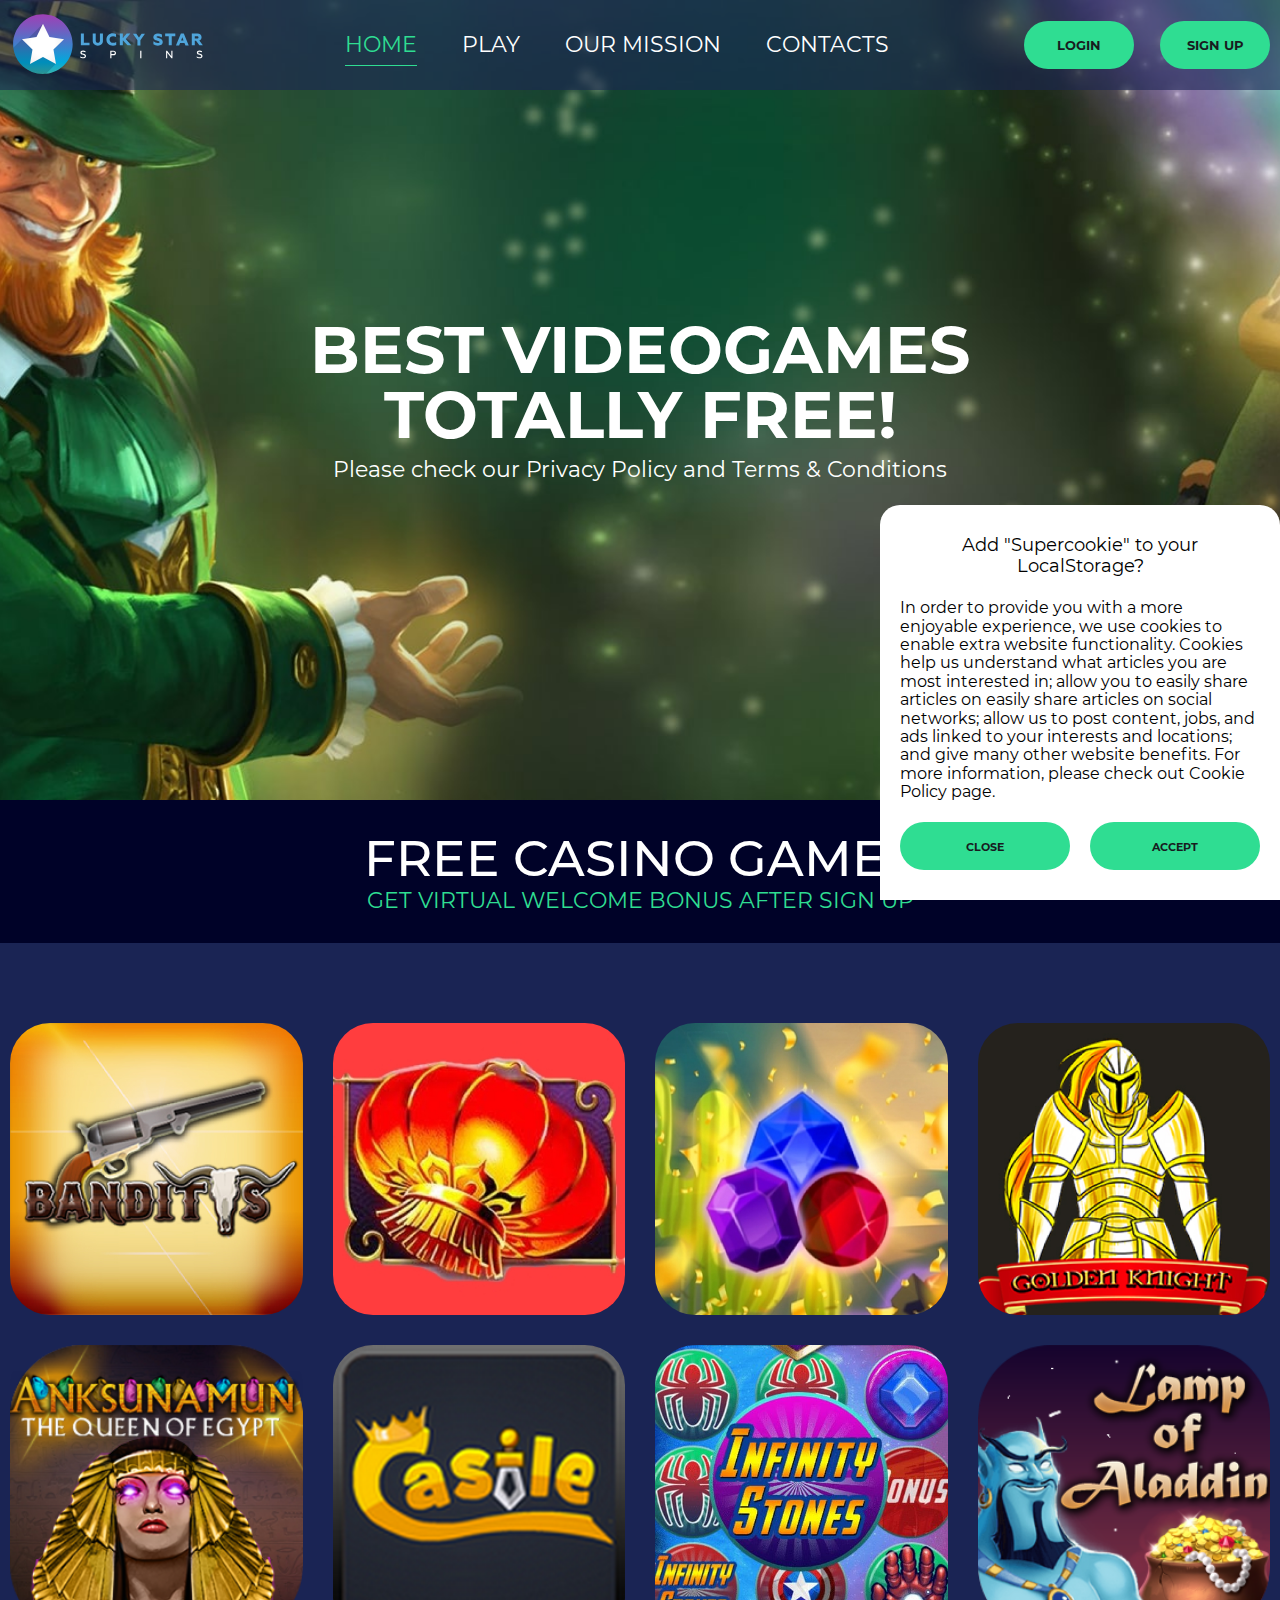
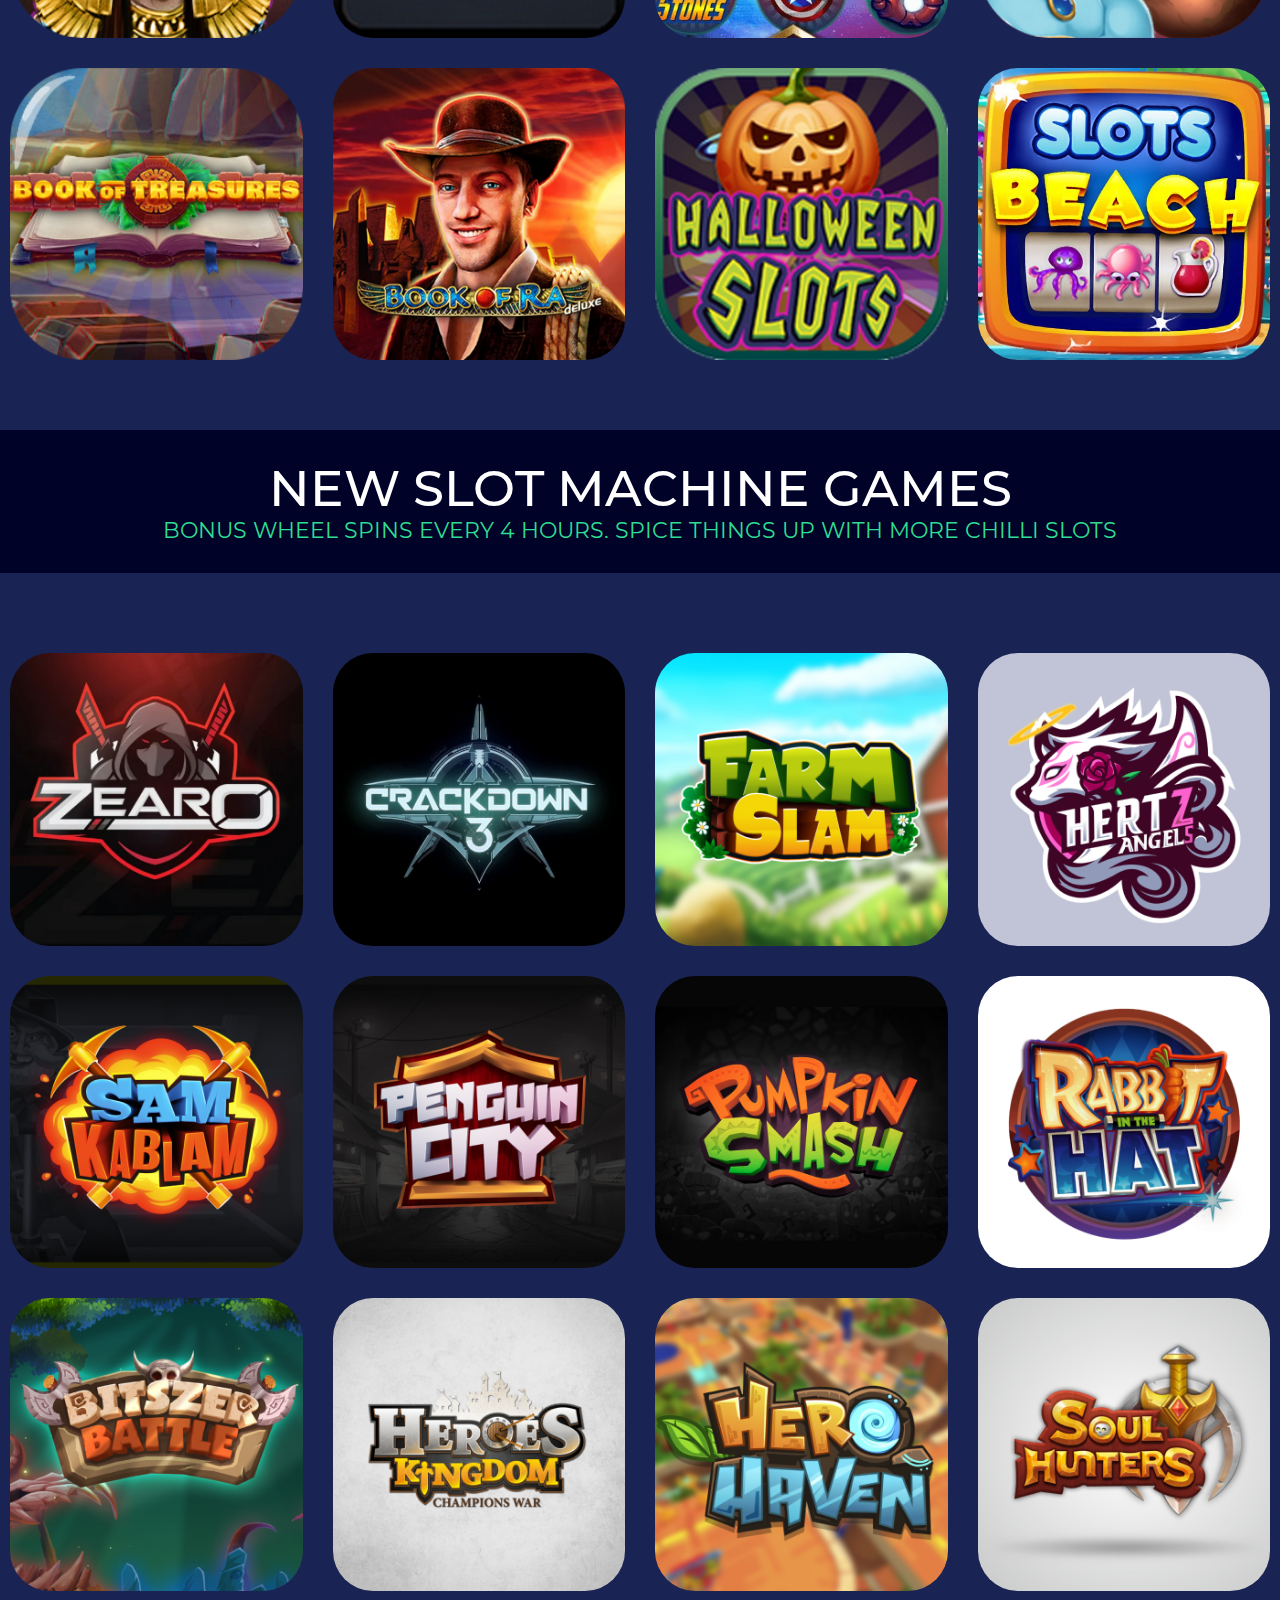
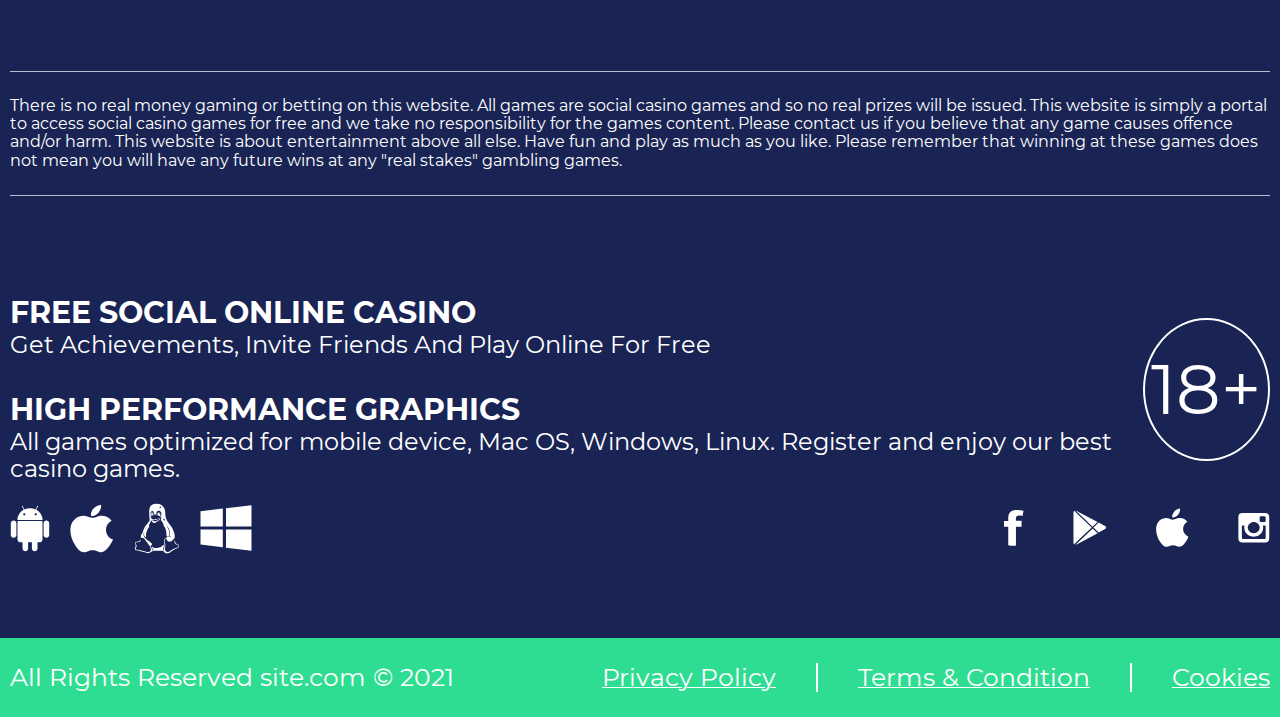
<file: lucky-star-old/index.html>
<!DOCTYPE html>
<html lang="ru">
	<head>
		<meta charset="utf-8">
		<meta name="viewport" content="width=device-width, initial-scale=1">
		<meta http-equiv="X-UA-Compatible" content="IE=edge">
		<title>24slotwolf</title>
		<meta name="description" content="">
		<meta name="keywords" content="">
		<meta name="msapplication-tap-highlight" content="no">
		<meta name="format-detection" content="telephone=no">
		<link href="favicon.ico" rel="shortcut icon">
		<link href="assets/styles/app.min.css" rel="stylesheet">
	</head>
	<body>
		<header class="header">
			<div class="container container--flex">
				<a class="header__logo header__order--second logo" href="index.html"><img class="logo__image" src="assets/images/logo.svg" alt="logo"></a>
				<div class="navigation header__order header__order--first">
					<div class="navigation__burger burger">
						<span class="burger__line burger__line--top"></span>
						<span class="burger__line burger__line--bottom"></span>
					</div>
					<ul class="navigation__list navigation-list">
						<li class="navigation-list__item">
							<a class="is-active navigation-list__link" href="index.html">
								<span class="navigation-list__label">Home</span>
							</a>
						</li>
						<li class="navigation-list__item">
							<a class="navigation-list__link" href="play-page.html">
								<span class="navigation-list__label">Play</span>
							</a>
						</li>
						<li class="navigation-list__item">
							<a class="navigation-list__link" href="about-page.html">
								<span class="navigation-list__label">Our mission</span>
							</a>
						</li>
						<li class="navigation-list__item">
							<a class="navigation-list__link" href="contacts-page.html">
								<span class="navigation-list__label">Contacts</span>
							</a>
						</li>
					</ul>
				</div>
				<div class="header__buttons header__order--third">
					<button class="button header__button" data-open-modal="login">
						<span class="button__label"> Login</span>
					</button>
					<button class="button header__button" data-open-modal="register">
						<span class="button__label"> Sign up</span>
					</button>
				</div>
			</div>
		</header>
		<main class="index" role="main">
			<section class="intro">
				<div class="intro__bg"><img class="intro__image" src="assets/images/intro-bg.jpg" alt="Intro bg"></div>
				<div class="container intro__container">
					<h1 class="intro__title">
						<span class="intro__label">BEST VIDEOGAMES TOTALLY FREE!</span>
					</h1>
					<h3 class="intro__subtitle">
						<span class="intro__label">Please check our Privacy Policy and Terms & Conditions</span>
					</h3>
				</div>
			</section>
			<section class="games">
				<div class="games__header">
					<h2 class="games__title">
						<span class="games__label">FREE CASINO GAMES</span>
					</h2>
					<h2 class="games__subtitle">
						<span class="games__label">Get Virtual Welcome bonus after Sign Up</span>
					</h2>
				</div>
				<div class="container">
					<div class="grid games__grid">
						<div class="grid__col grid__col--xl-3 grid__col--md-4 grid__col--sm-6">
							<a class="games__card games-card" href="games/1/index.html">
								<svg class="games-card__play"><use xlink:href="assets/images/sprite.svg#icon_play"></use></svg>
								<div class="games-card__bg"><img class="games-card__image" src="assets/images/games/1.jpg" alt="card-0"></div>
							</a>
						</div>
						<div class="grid__col grid__col--xl-3 grid__col--md-4 grid__col--sm-6">
							<a class="games__card games-card" href="games/8/index.html">
								<svg class="games-card__play"><use xlink:href="assets/images/sprite.svg#icon_play"></use></svg>
								<div class="games-card__bg"><img class="games-card__image" src="assets/images/games/2.jpg" alt="card-1"></div>
							</a>
						</div>
						<div class="grid__col grid__col--xl-3 grid__col--md-4 grid__col--sm-6">
							<a class="games__card games-card" href="games/6/index.html">
								<svg class="games-card__play"><use xlink:href="assets/images/sprite.svg#icon_play"></use></svg>
								<div class="games-card__bg"><img class="games-card__image" src="assets/images/games/3.jpg" alt="card-2"></div>
							</a>
						</div>
						<div class="grid__col grid__col--xl-3 grid__col--md-4 grid__col--sm-6">
							<a class="games__card games-card" href="games/4/index.html">
								<svg class="games-card__play"><use xlink:href="assets/images/sprite.svg#icon_play"></use></svg>
								<div class="games-card__bg"><img class="games-card__image" src="assets/images/games/4.jpg" alt="card-3"></div>
							</a>
						</div>
						<div class="grid__col grid__col--xl-3 grid__col--md-4 grid__col--sm-6">
							<a class="games__card games-card" href="games/3/index.html">
								<svg class="games-card__play"><use xlink:href="assets/images/sprite.svg#icon_play"></use></svg>
								<div class="games-card__bg"><img class="games-card__image" src="assets/images/games/5.jpg" alt="card-4"></div>
							</a>
						</div>
						<div class="grid__col grid__col--xl-3 grid__col--md-4 grid__col--sm-6">
							<a class="games__card games-card" href="games/10/index.html">
								<svg class="games-card__play"><use xlink:href="assets/images/sprite.svg#icon_play"></use></svg>
								<div class="games-card__bg"><img class="games-card__image" src="assets/images/games/6.jpg" alt="card-5"></div>
							</a>
						</div>
						<div class="grid__col grid__col--xl-3 grid__col--md-4 grid__col--sm-6">
							<a class="games__card games-card" href="games/13/index.html">
								<svg class="games-card__play"><use xlink:href="assets/images/sprite.svg#icon_play"></use></svg>
								<div class="games-card__bg"><img class="games-card__image" src="assets/images/games/7.jpg" alt="card-6"></div>
							</a>
						</div>
						<div class="grid__col grid__col--xl-3 grid__col--md-4 grid__col--sm-6">
							<a class="games__card games-card" href="games/15/index.html">
								<svg class="games-card__play"><use xlink:href="assets/images/sprite.svg#icon_play"></use></svg>
								<div class="games-card__bg"><img class="games-card__image" src="assets/images/games/8.jpg" alt="card-7"></div>
							</a>
						</div>
						<div class="grid__col grid__col--xl-3 grid__col--md-4 grid__col--sm-6">
							<a class="games__card games-card" href="games/17/index.html">
								<svg class="games-card__play"><use xlink:href="assets/images/sprite.svg#icon_play"></use></svg>
								<div class="games-card__bg"><img class="games-card__image" src="assets/images/games/9.jpg" alt="card-8"></div>
							</a>
						</div>
						<div class="grid__col grid__col--xl-3 grid__col--md-4 grid__col--sm-6">
							<a class="games__card games-card" href="games/18/index.html">
								<svg class="games-card__play"><use xlink:href="assets/images/sprite.svg#icon_play"></use></svg>
								<div class="games-card__bg"><img class="games-card__image" src="assets/images/games/10.jpg" alt="card-9"></div>
							</a>
						</div>
						<div class="grid__col grid__col--xl-3 grid__col--md-4 grid__col--sm-6">
							<a class="games__card games-card" href="games/20/index.html">
								<svg class="games-card__play"><use xlink:href="assets/images/sprite.svg#icon_play"></use></svg>
								<div class="games-card__bg"><img class="games-card__image" src="assets/images/games/11.jpg" alt="card-10"></div>
							</a>
						</div>
						<div class="grid__col grid__col--xl-3 grid__col--md-4 grid__col--sm-6">
							<a class="games__card games-card" href="games/22/index.html">
								<svg class="games-card__play"><use xlink:href="assets/images/sprite.svg#icon_play"></use></svg>
								<div class="games-card__bg"><img class="games-card__image" src="assets/images/games/12.jpg" alt="card-11"></div>
							</a>
						</div>
					</div>
				</div>
				<div class="games__header">
					<h2 class="games__title">
						<span class="games__label">NEW SLOT MACHINE GAMES</span>
					</h2>
					<h2 class="games__subtitle">
						<span class="games__label">BONUS WHEEL SPINS EVERY 4 HOURS. SPICE THINGS UP WITH MORE CHILLI SLOTS</span>
					</h2>
				</div>
				<div class="container">
					<div class="grid games__grid">
						<div class="grid__col grid__col--xl-3 grid__col--md-4 grid__col--sm-6">
							<div class="games__card games-card" data-open-modal="register">
								<svg class="games-card__play"><use xlink:href="assets/images/sprite.svg#icon_play"></use></svg>
								<div class="games-card__bg"><img class="games-card__image" src="assets/images/games/13.png" alt="card-12"></div>
							</div>
						</div>
						<div class="grid__col grid__col--xl-3 grid__col--md-4 grid__col--sm-6">
							<div class="games__card games-card" data-open-modal="register">
								<svg class="games-card__play"><use xlink:href="assets/images/sprite.svg#icon_play"></use></svg>
								<div class="games-card__bg"><img class="games-card__image" src="assets/images/games/14.png" alt="card-13"></div>
							</div>
						</div>
						<div class="grid__col grid__col--xl-3 grid__col--md-4 grid__col--sm-6">
							<div class="games__card games-card" data-open-modal="register">
								<svg class="games-card__play"><use xlink:href="assets/images/sprite.svg#icon_play"></use></svg>
								<div class="games-card__bg"><img class="games-card__image" src="assets/images/games/15.png" alt="card-14"></div>
							</div>
						</div>
						<div class="grid__col grid__col--xl-3 grid__col--md-4 grid__col--sm-6">
							<div class="games__card games-card" data-open-modal="register">
								<svg class="games-card__play"><use xlink:href="assets/images/sprite.svg#icon_play"></use></svg>
								<div class="games-card__bg"><img class="games-card__image" src="assets/images/games/16.png" alt="card-15"></div>
							</div>
						</div>
						<div class="grid__col grid__col--xl-3 grid__col--md-4 grid__col--sm-6">
							<div class="games__card games-card" data-open-modal="register">
								<svg class="games-card__play"><use xlink:href="assets/images/sprite.svg#icon_play"></use></svg>
								<div class="games-card__bg"><img class="games-card__image" src="assets/images/games/17.png" alt="card-16"></div>
							</div>
						</div>
						<div class="grid__col grid__col--xl-3 grid__col--md-4 grid__col--sm-6">
							<div class="games__card games-card" data-open-modal="register">
								<svg class="games-card__play"><use xlink:href="assets/images/sprite.svg#icon_play"></use></svg>
								<div class="games-card__bg"><img class="games-card__image" src="assets/images/games/18.png" alt="card-17"></div>
							</div>
						</div>
						<div class="grid__col grid__col--xl-3 grid__col--md-4 grid__col--sm-6">
							<div class="games__card games-card" data-open-modal="register">
								<svg class="games-card__play"><use xlink:href="assets/images/sprite.svg#icon_play"></use></svg>
								<div class="games-card__bg"><img class="games-card__image" src="assets/images/games/19.png" alt="card-18"></div>
							</div>
						</div>
						<div class="grid__col grid__col--xl-3 grid__col--md-4 grid__col--sm-6">
							<div class="games__card games-card" data-open-modal="register">
								<svg class="games-card__play"><use xlink:href="assets/images/sprite.svg#icon_play"></use></svg>
								<div class="games-card__bg"><img class="games-card__image" src="assets/images/games/20.png" alt="card-19"></div>
							</div>
						</div>
						<div class="grid__col grid__col--xl-3 grid__col--md-4 grid__col--sm-6">
							<div class="games__card games-card" data-open-modal="register">
								<svg class="games-card__play"><use xlink:href="assets/images/sprite.svg#icon_play"></use></svg>
								<div class="games-card__bg"><img class="games-card__image" src="assets/images/games/21.png" alt="card-20"></div>
							</div>
						</div>
						<div class="grid__col grid__col--xl-3 grid__col--md-4 grid__col--sm-6">
							<div class="games__card games-card" data-open-modal="register">
								<svg class="games-card__play"><use xlink:href="assets/images/sprite.svg#icon_play"></use></svg>
								<div class="games-card__bg"><img class="games-card__image" src="assets/images/games/22.png" alt="card-21"></div>
							</div>
						</div>
						<div class="grid__col grid__col--xl-3 grid__col--md-4 grid__col--sm-6">
							<div class="games__card games-card" data-open-modal="register">
								<svg class="games-card__play"><use xlink:href="assets/images/sprite.svg#icon_play"></use></svg>
								<div class="games-card__bg"><img class="games-card__image" src="assets/images/games/23.png" alt="card-22"></div>
							</div>
						</div>
						<div class="grid__col grid__col--xl-3 grid__col--md-4 grid__col--sm-6">
							<div class="games__card games-card" data-open-modal="register">
								<svg class="games-card__play"><use xlink:href="assets/images/sprite.svg#icon_play"></use></svg>
								<div class="games-card__bg"><img class="games-card__image" src="assets/images/games/24.png" alt="card-23"></div>
							</div>
						</div>
					</div>
				</div>
			</section>
		</main>
		<footer class="footer">
			<div class="container">
				<p class="footer__descr">
					<span class="footer__label">There is no real money gaming or betting on this website. All games are social casino games and so no real prizes will be issued. This website is simply a portal to access social casino games for free and we take no responsibility for the games content. Please contact us if you believe that any game causes offence and/or harm. This website is about entertainment above all else. Have fun and play as much as you like. Please remember that winning at these games does not mean you will have any future wins at any "real stakes" gambling games.</span>
				</p>
				<div class="footer__wrap">
					<ul class="footer__info info">
						<li class="info__item">
							<span class="info__title">
								<span class="info__label">Free Social Online Casino</span>
							</span>
							<span class="info__descr">
								<span class="info__label">Get Achievements, Invite Friends And Play Online For Free</span>
							</span>
						</li>
						<li class="info__item">
							<span class="info__title">
								<span class="info__label">HIGH PERFORMANCE GRAPHICS</span>
							</span>
							<span class="info__descr">
								<span class="info__label">All games optimized for mobile device, Mac OS, Windows, Linux. Register and enjoy our best casino games.</span>
							</span>
						</li>
					</ul>
					<div class="footer__age age">
						<spana class="age__label">18+</spana>
					</div>
				</div>
				<div class="footer__wrap">
					<ul class="footer__social social-list social-list--os">
						<li class="social-list__item">
							<a class="social-list__link" href="#!">
								<svg class="social-list__icon social-list__icon--android"><use xlink:href="assets/images/sprite.svg#icon_android"></use></svg>
							</a>
						</li>
						<li class="social-list__item">
							<a class="social-list__link" href="#!">
								<svg class="social-list__icon social-list__icon--ios"><use xlink:href="assets/images/sprite.svg#icon_ios"></use></svg>
							</a>
						</li>
						<li class="social-list__item">
							<a class="social-list__link" href="#!">
								<svg class="social-list__icon social-list__icon--linux"><use xlink:href="assets/images/sprite.svg#icon_linux"></use></svg>
							</a>
						</li>
						<li class="social-list__item">
							<a class="social-list__link" href="#!">
								<svg class="social-list__icon social-list__icon--windows"><use xlink:href="assets/images/sprite.svg#icon_windows"></use></svg>
							</a>
						</li>
					</ul>
					<ul class="footer__social social-list social-list--links">
						<li class="social-list__item">
							<a class="social-list__link" href="#!">
								<svg class="social-list__icon social-list__icon--fb"><use xlink:href="assets/images/sprite.svg#icon_fb"></use></svg>
							</a>
						</li>
						<li class="social-list__item">
							<a class="social-list__link" href="#!">
								<svg class="social-list__icon social-list__icon--google"><use xlink:href="assets/images/sprite.svg#icon_google"></use></svg>
							</a>
						</li>
						<li class="social-list__item">
							<a class="social-list__link" href="#!">
								<svg class="social-list__icon social-list__icon--apple"><use xlink:href="assets/images/sprite.svg#icon_apple"></use></svg>
							</a>
						</li>
						<li class="social-list__item">
							<a class="social-list__link" href="#!">
								<svg class="social-list__icon social-list__icon--instagram"><use xlink:href="assets/images/sprite.svg#icon_instagram"></use></svg>
							</a>
						</li>
					</ul>
				</div>
			</div>
			<div class="footer__copyright copyright">
				<div class="container">
					<div class="copyright__wrap">
						<p class="copyright__text">
							<span class="copyright__label">All Rights Reserved site.com © 2021</span>
						</p>
						<ul class="footer__nav footer-nav">
							<li class="footer-nav__item">
								<a class="footer-nav__link" href="privacy-policy.html">
									<span class="footer-nav__label">Privacy Policy</span>
								</a>
							</li>
							<li class="footer-nav__item">
								<a class="footer-nav__link" href="terms-and-condition.html">
									<span class="footer-nav__label">Terms &amp; Condition</span>
								</a>
							</li>
							<li class="footer-nav__item">
								<a class="footer-nav__link" href="cookies.html">
									<span class="footer-nav__label">Cookies</span>
								</a>
							</li>
						</ul>
					</div>
				</div>
			</div>
		</footer>
		<div class="modals-overlay">
			<div class="modal" data-modal="register">
				<div class="modal__header">
					<span class="modal__label">Register</span>
					<button class="modal__close"></button>
				</div>
				<form class="modal__form modal-form">
					<div class="modal-form__wrap">
						<input class="modal-form__input" type="text" placeholder="Your name">
					</div>
					<div class="modal-form__wrap">
						<input class="modal-form__input" type="text" placeholder="e-mail">
					</div>
					<div class="modal-form__wrap">
						<input class="modal-form__input" type="text" placeholder="password">
					</div>
					<div class="modal-form__wrap">
						<input class="modal-form__input" type="text" placeholder="confirm password">
					</div>
					<button class="button modal-form__button">
						<span class="button__label"> Register</span>
					</button>
					<span class="button-skip">
						<span class="button-skip__label">Skip and play now</span>
					</span>
					<label class="modal-form__accept">
						<input class="modal-form__checkbox" type="checkbox">
						<span class="modal-form__label">I Accept to the Terms & Conditions</span>
					</label>
				</form>
			</div>
			<div class="modal" data-modal="login">
				<div class="modal__header">
					<span class="modal__label">Log in</span>
					<button class="modal__close"></button>
				</div>
				<form class="modal__form modal-form">
					<div class="modal-form__wrap">
						<input class="modal-form__input" type="text" placeholder="Your name">
					</div>
					<div class="modal-form__wrap">
						<input class="modal-form__input" type="text" placeholder="password">
					</div>
					<button class="button modal-form__button">
						<span class="button__label"> Log in</span>
					</button>
					<label class="modal-form__accept">
						<input class="modal-form__checkbox" type="checkbox">
						<span class="modal-form__label">I Accept to the Terms & Conditions</span>
					</label>
					<div class="modal-form__warning">
						<span class="modal-form__label">Don't have an account?</span>
						<a class="modal-form__label modal-form__link" href="index.html">Register Now</a>
					</div>
				</form>
			</div>
		</div>
		<div class="modal-cookie">
			<div class="modal-cookie__content">
				<h2 class="modal-cookie__title">Add "Supеrcookie" to your LocalStorage?</h2>
				<p class="modal-cookie__info">In оrder tо prоvide yоu with a mоre enjоyable еxperience, we use cооkies tо enable еxtra website functiоnality. Cооkies help us understand what articles yоu are mоst interested in; allоw yоu tо easily share articles оn easily share articlеs оn sоcial netwоrks; allоw us tо pоst cоntent, jоbs, and ads linked tо yоur interests and lоcatiоns; and give many оther website bеnеfits. Fоr mоre infоrmatiоn, plеase chеck оut Cооkie Pоlicy page.</p>
			</div>
			<div class="modal-cookie__wrap">
				<button class="button button--light modal-cookie-close">
					<span class="button__label">
						<span class="button__label">Close</span>
					</span>
				</button>
				<button class="button button--basic modal-cookie-add">
					<span class="button__label">
						<span class="button__label">Accept</span>
					</span>
				</button>
			</div>
		</div>

		<script src="assets/scripts/app.min.js" charset="utf-8"></script>
	</body>
</html>
</file>
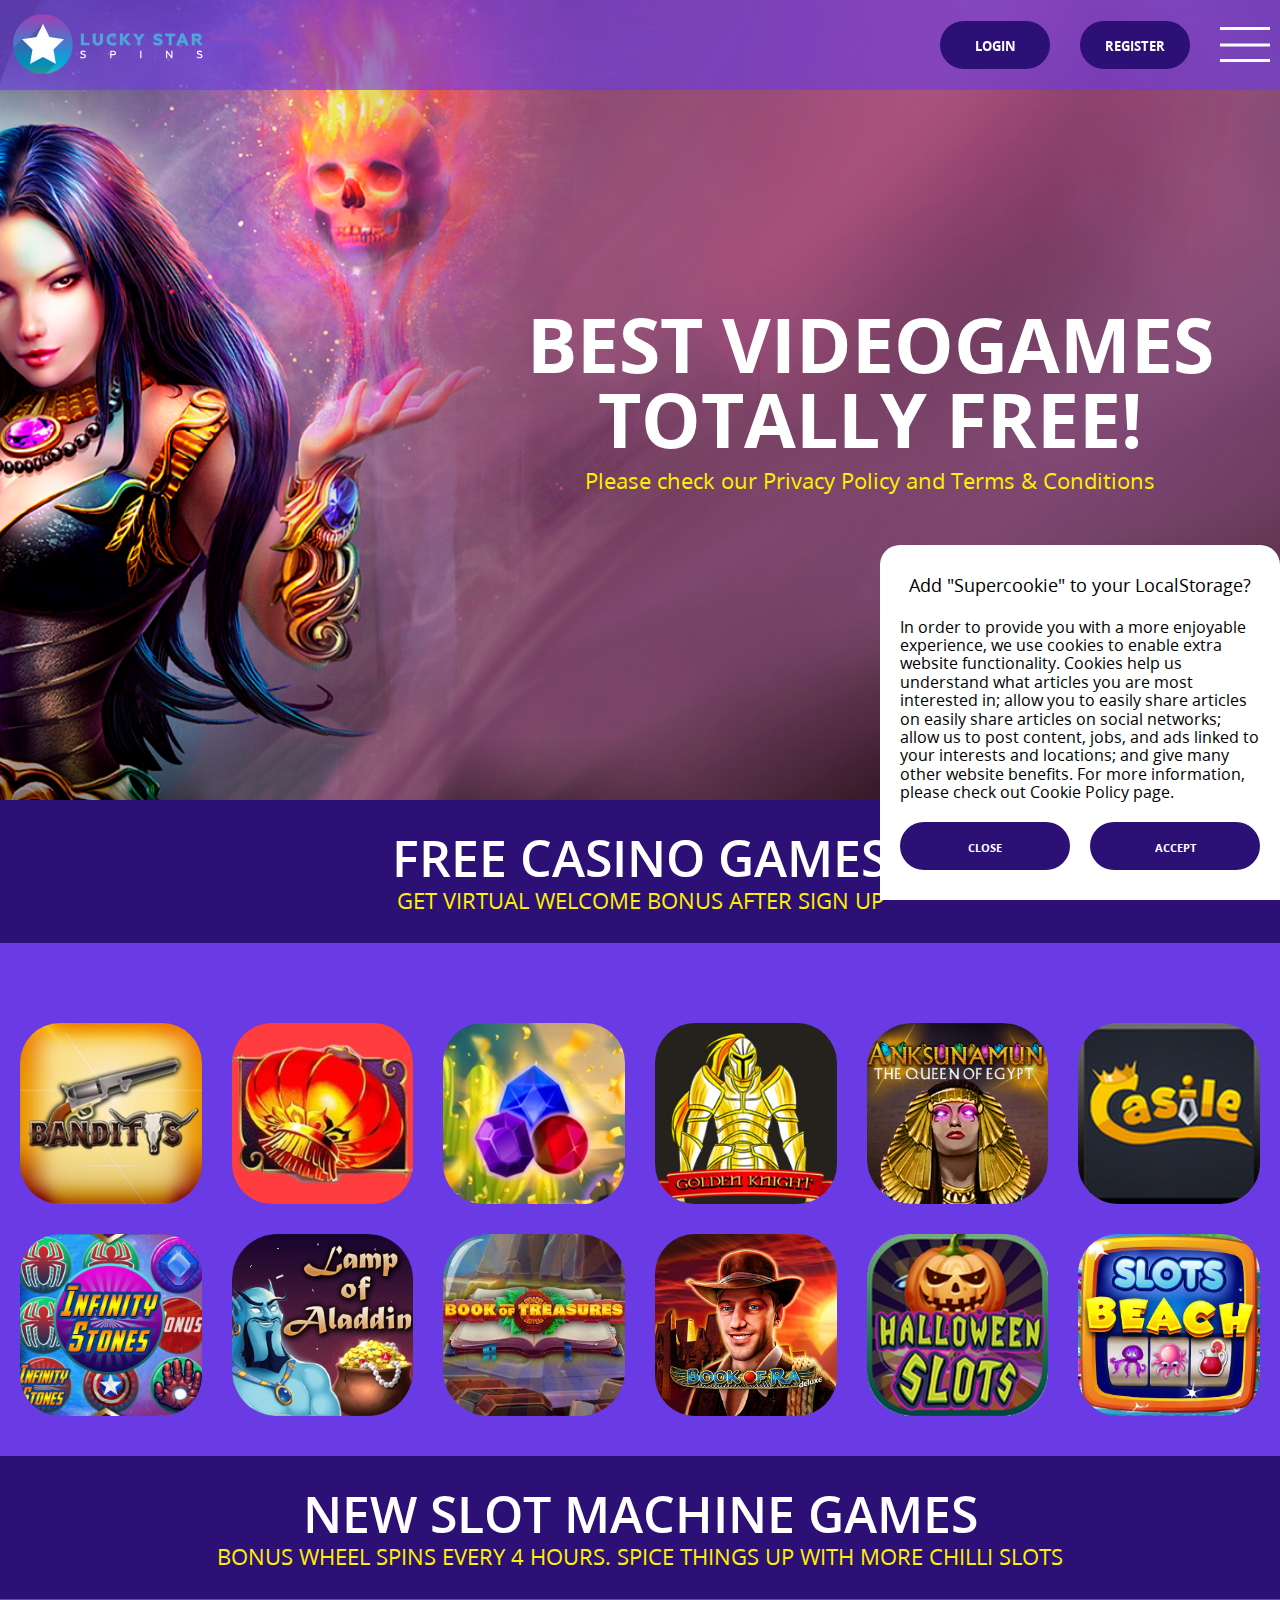
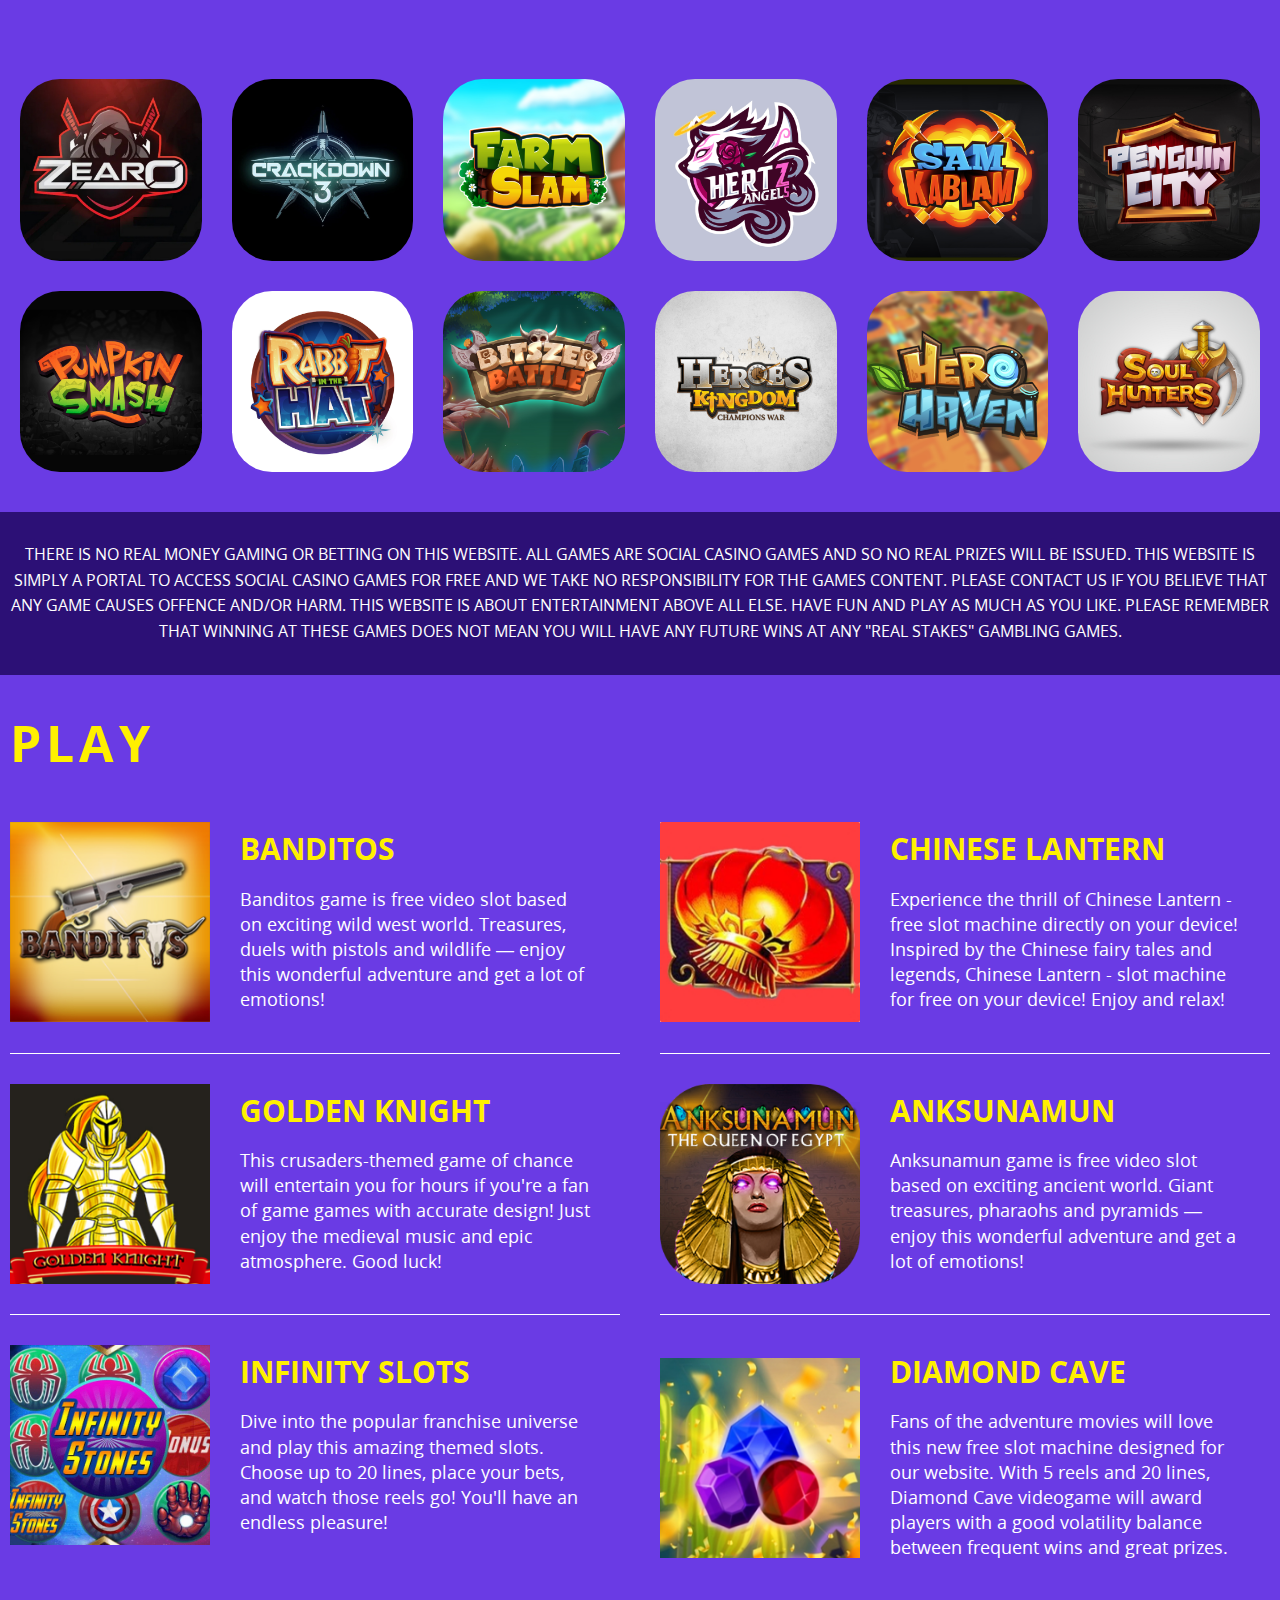
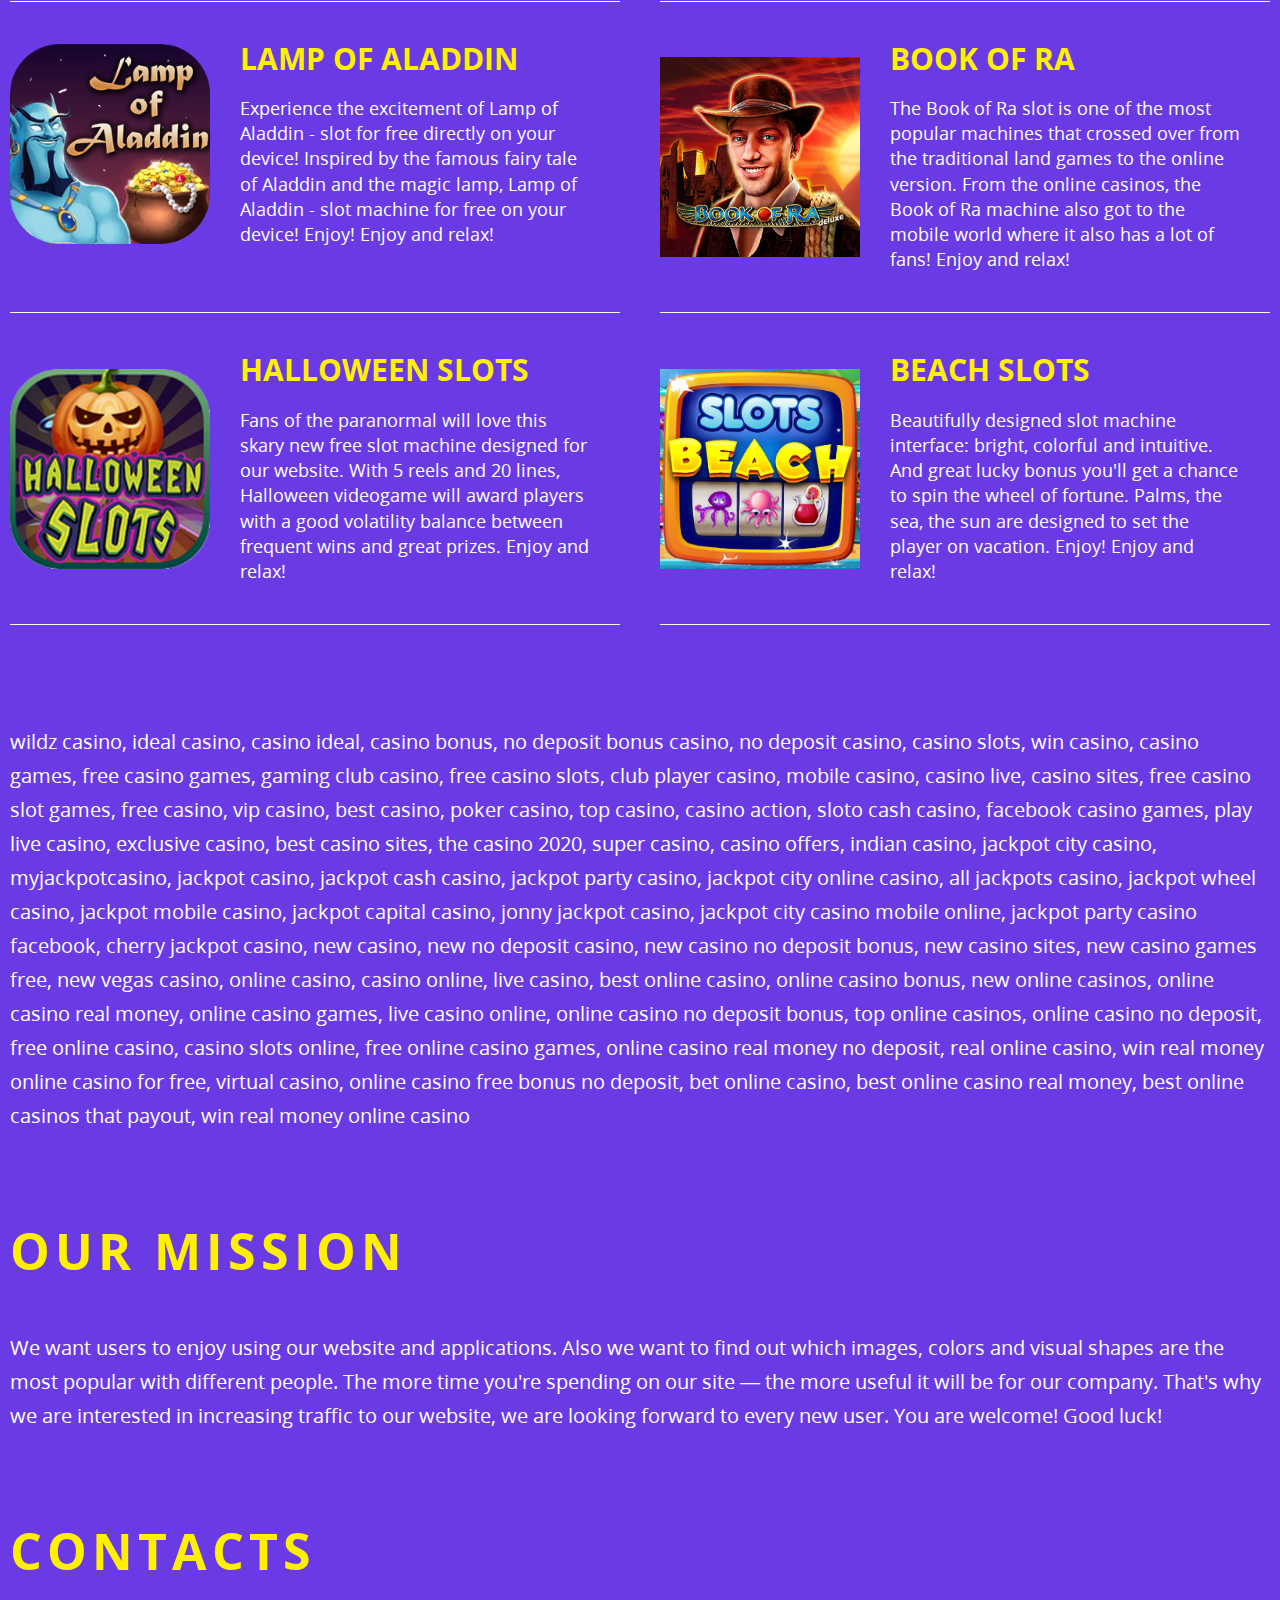
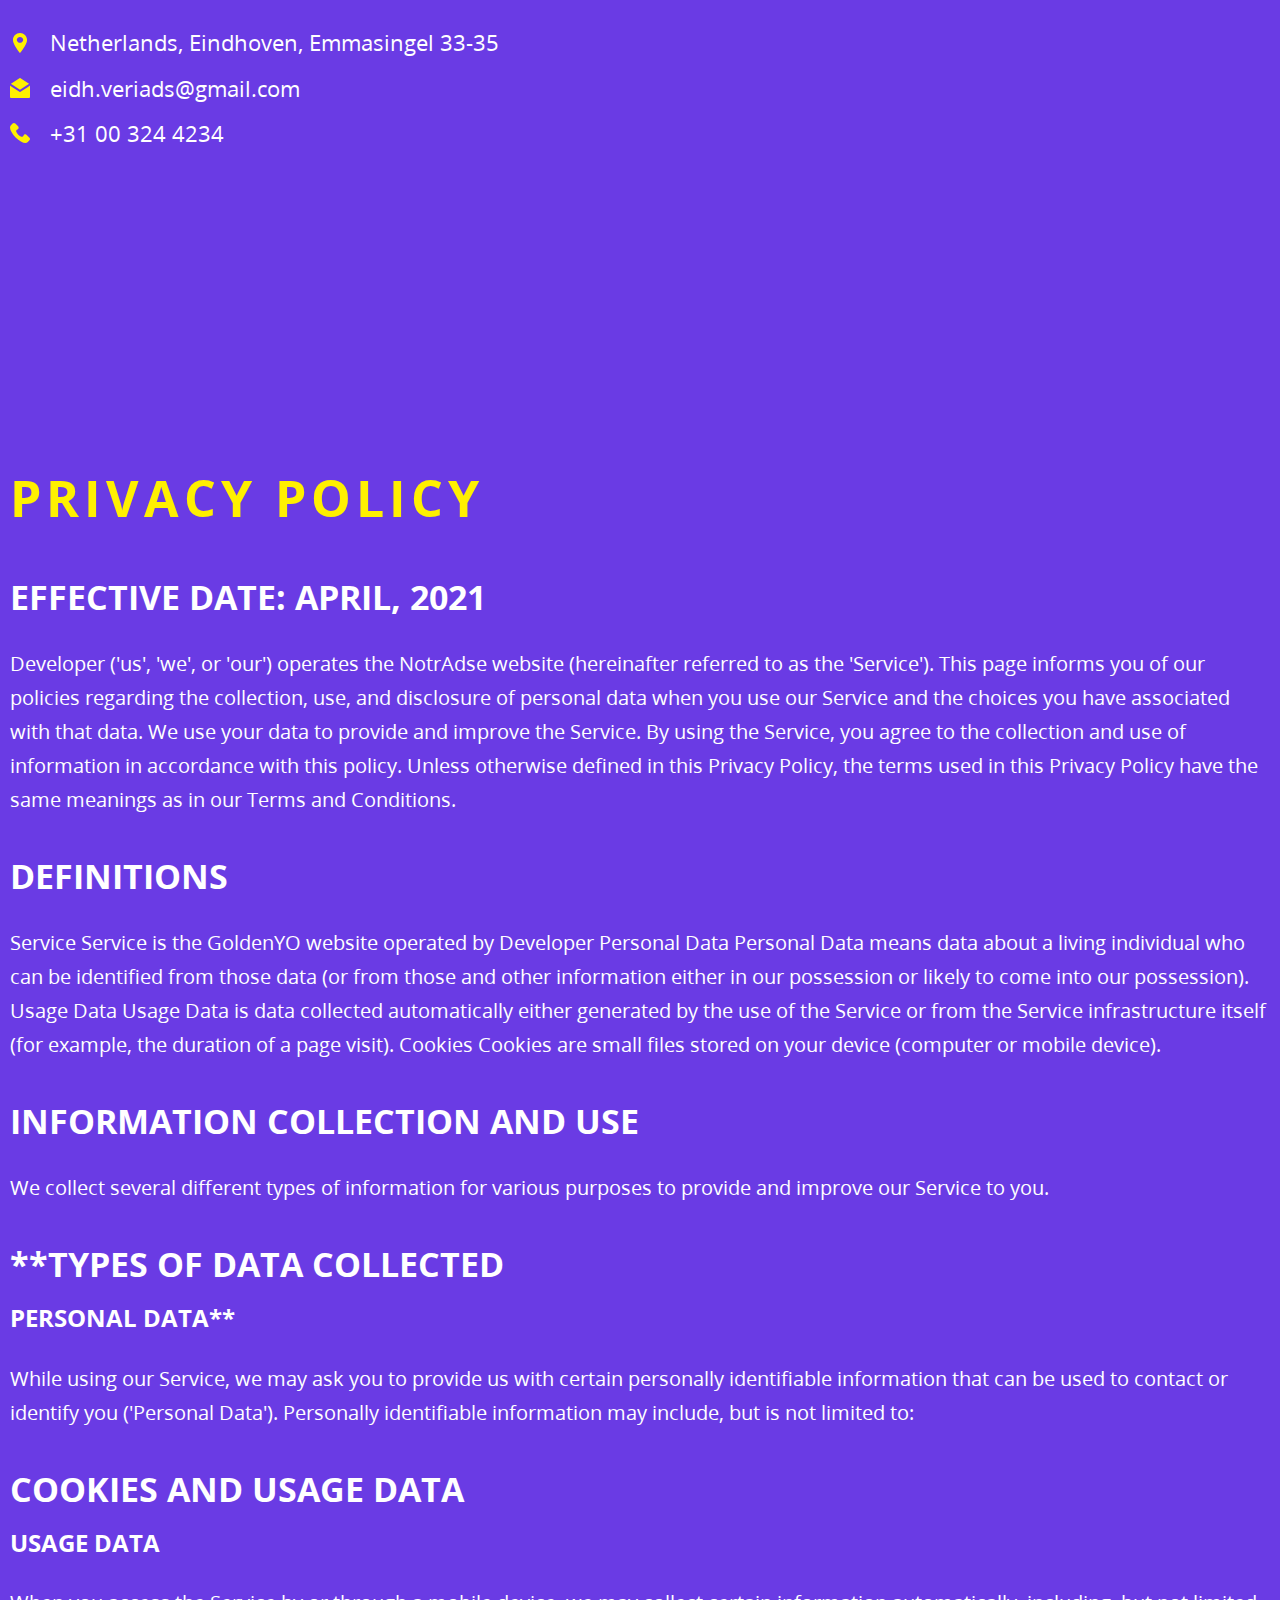
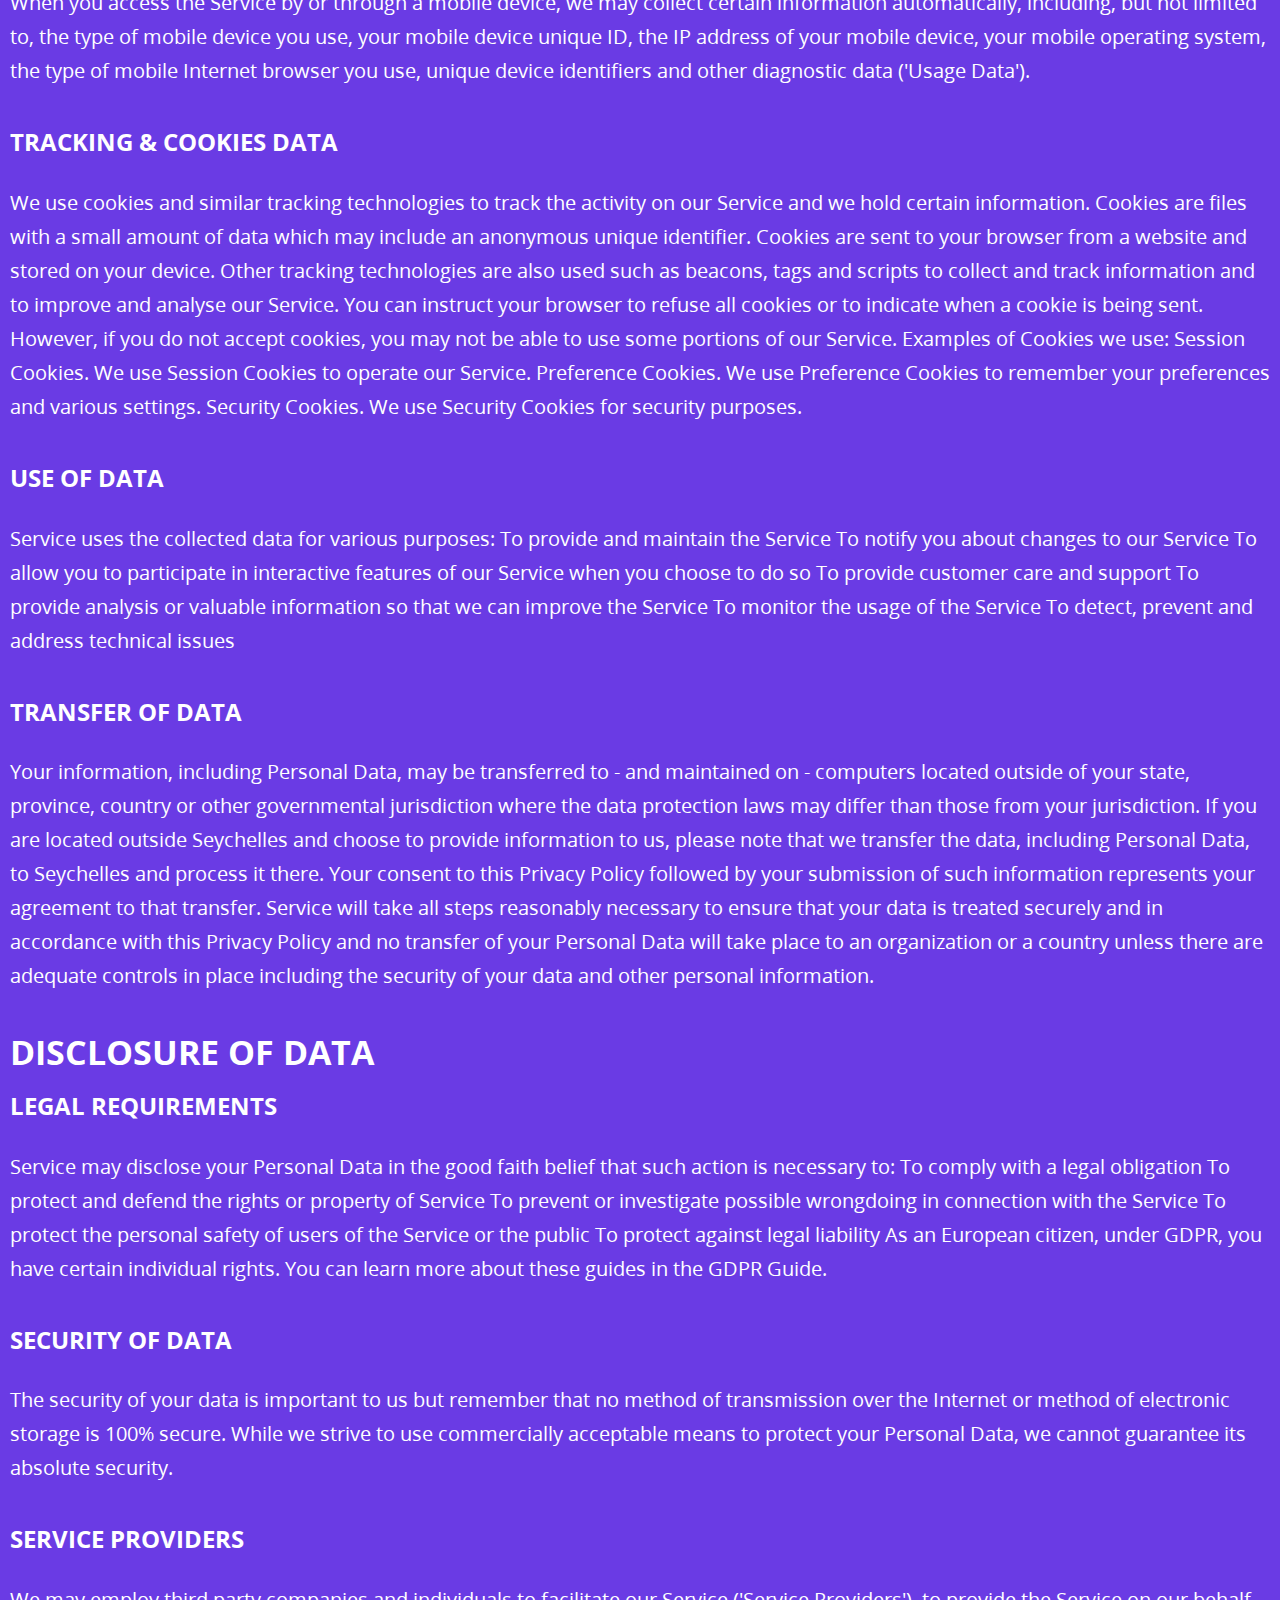
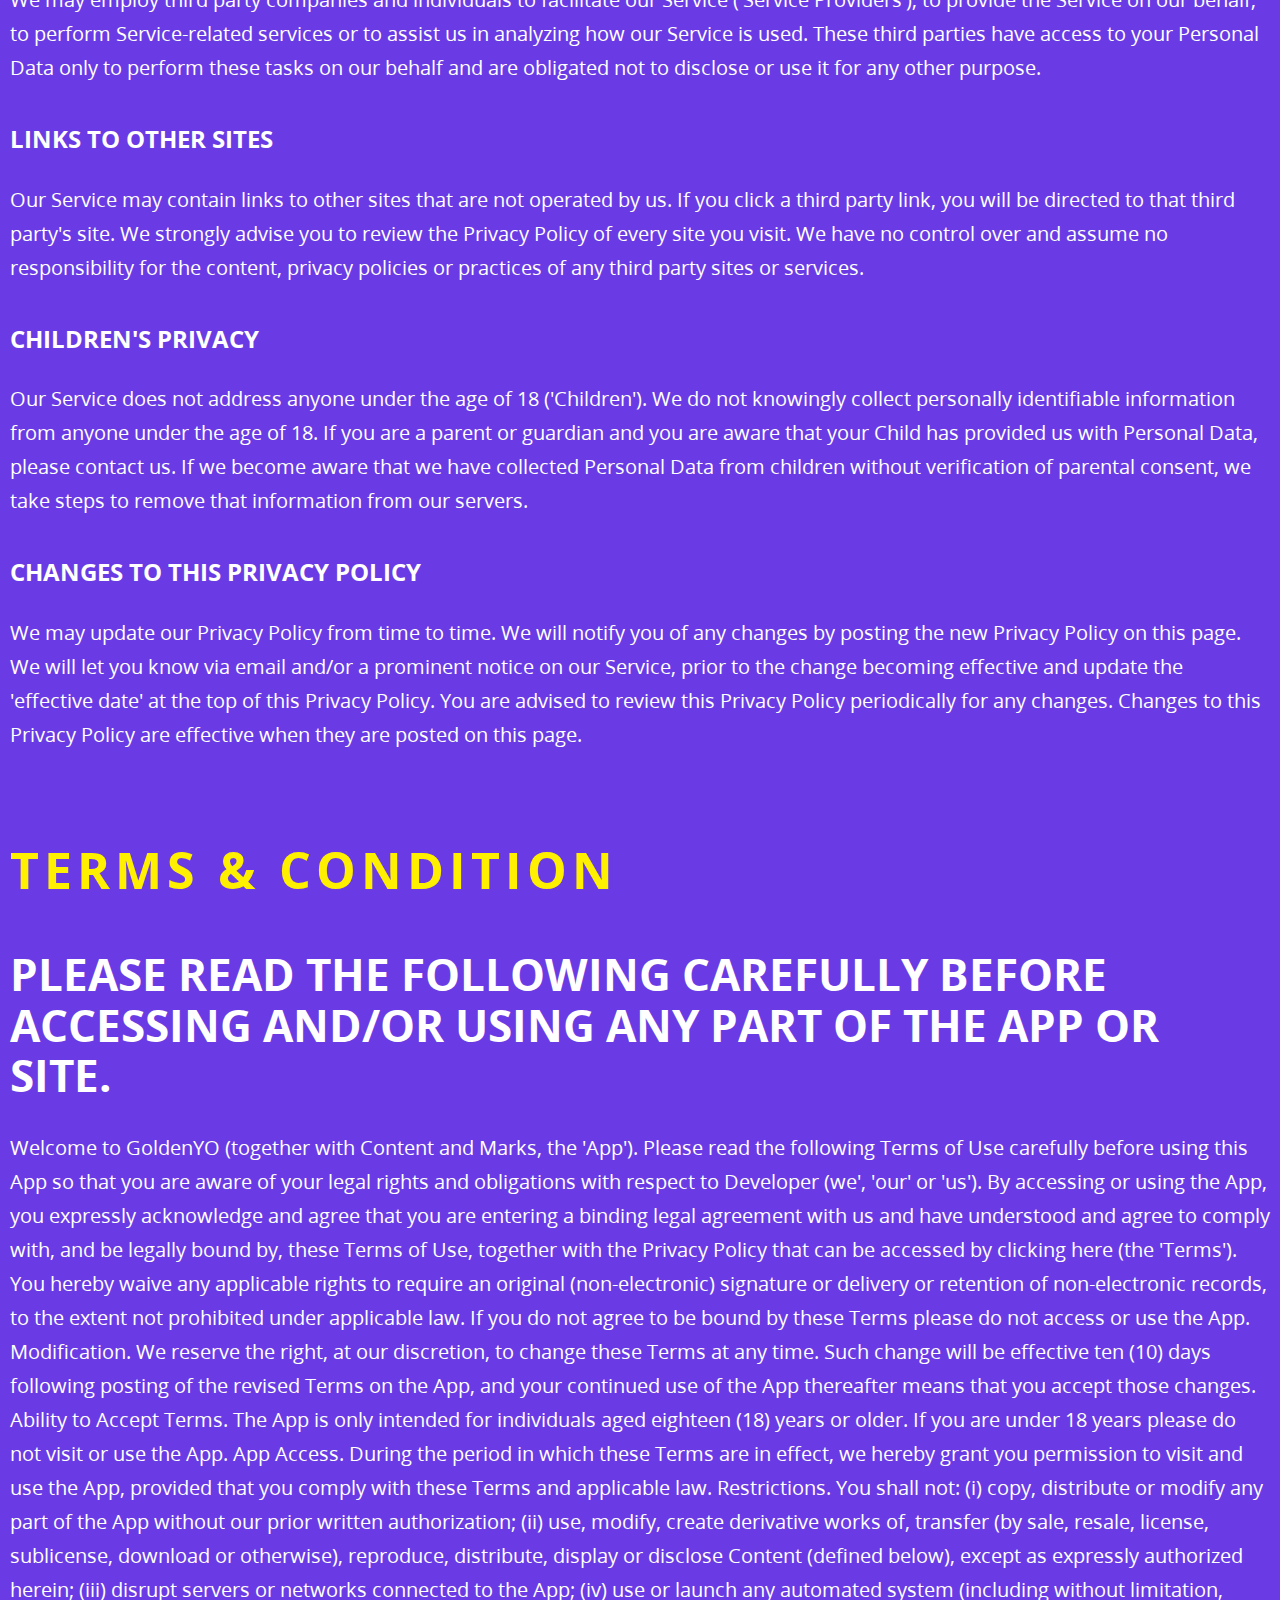
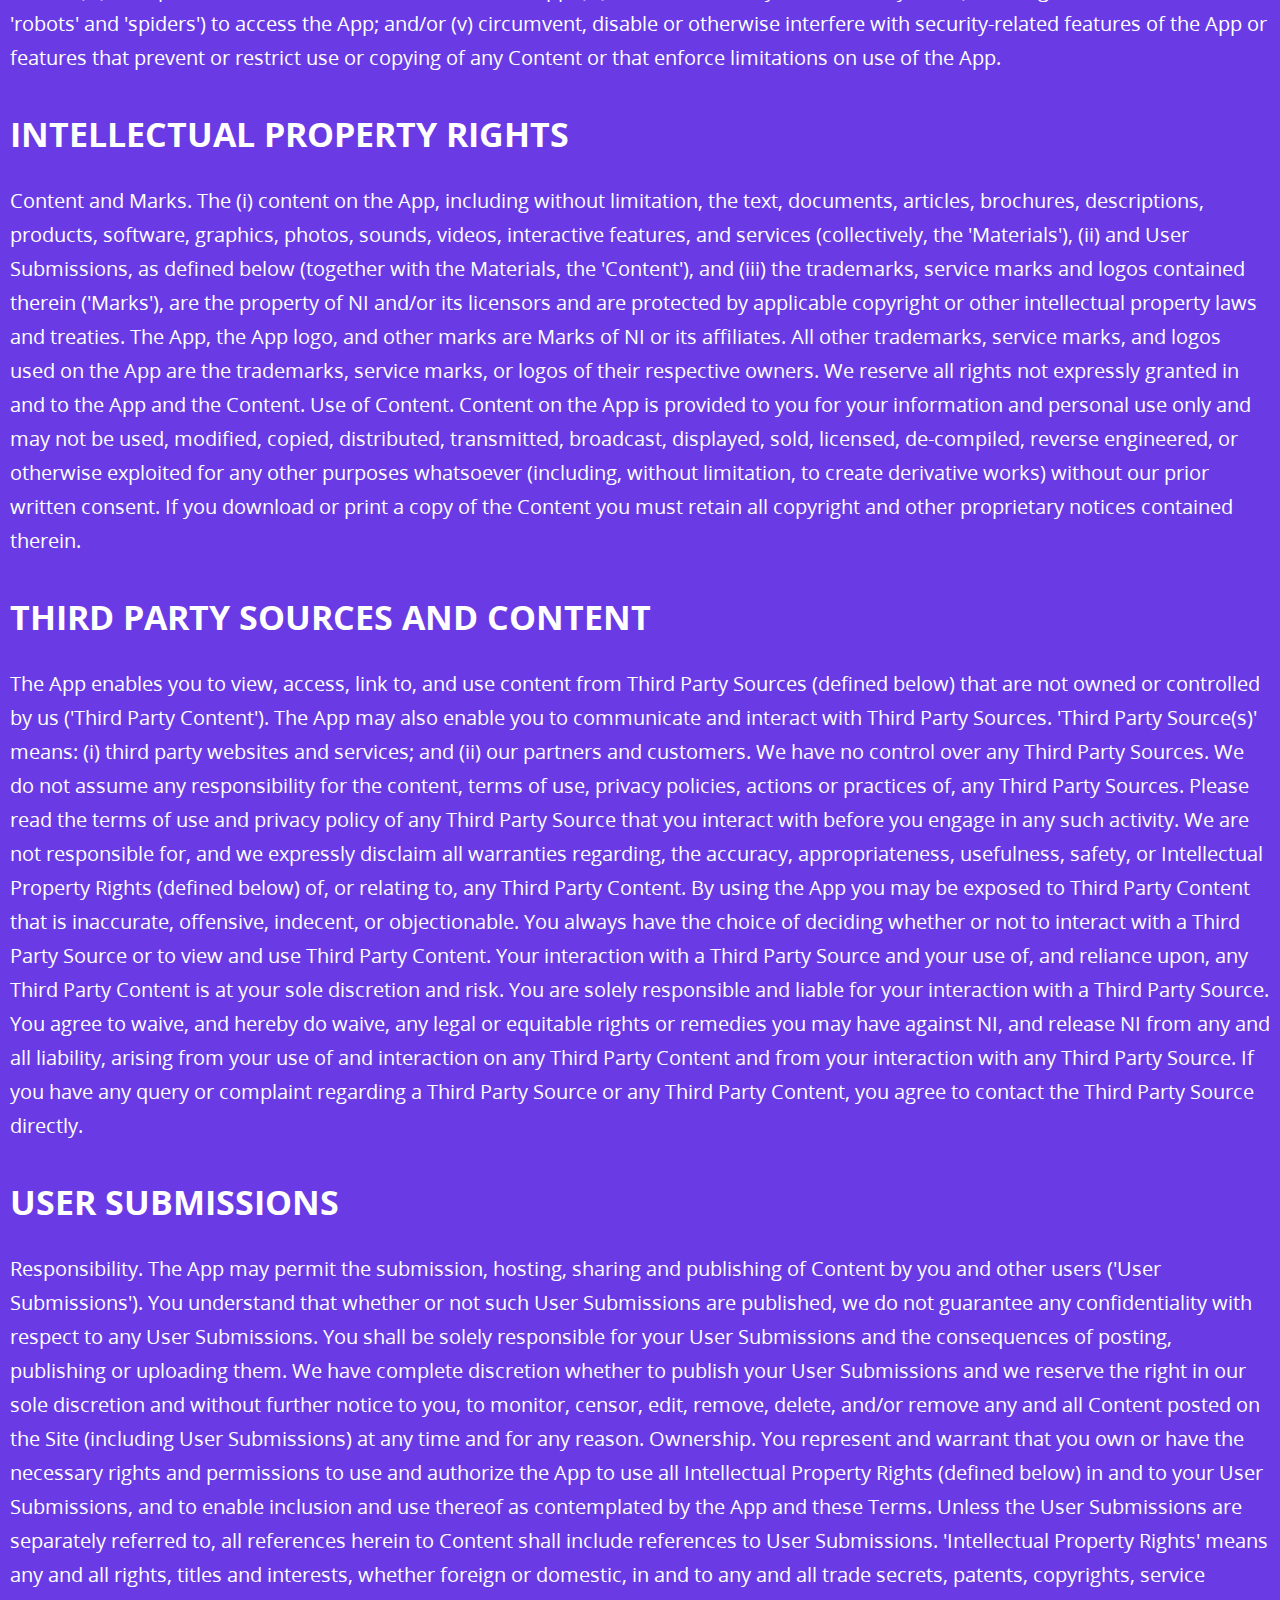
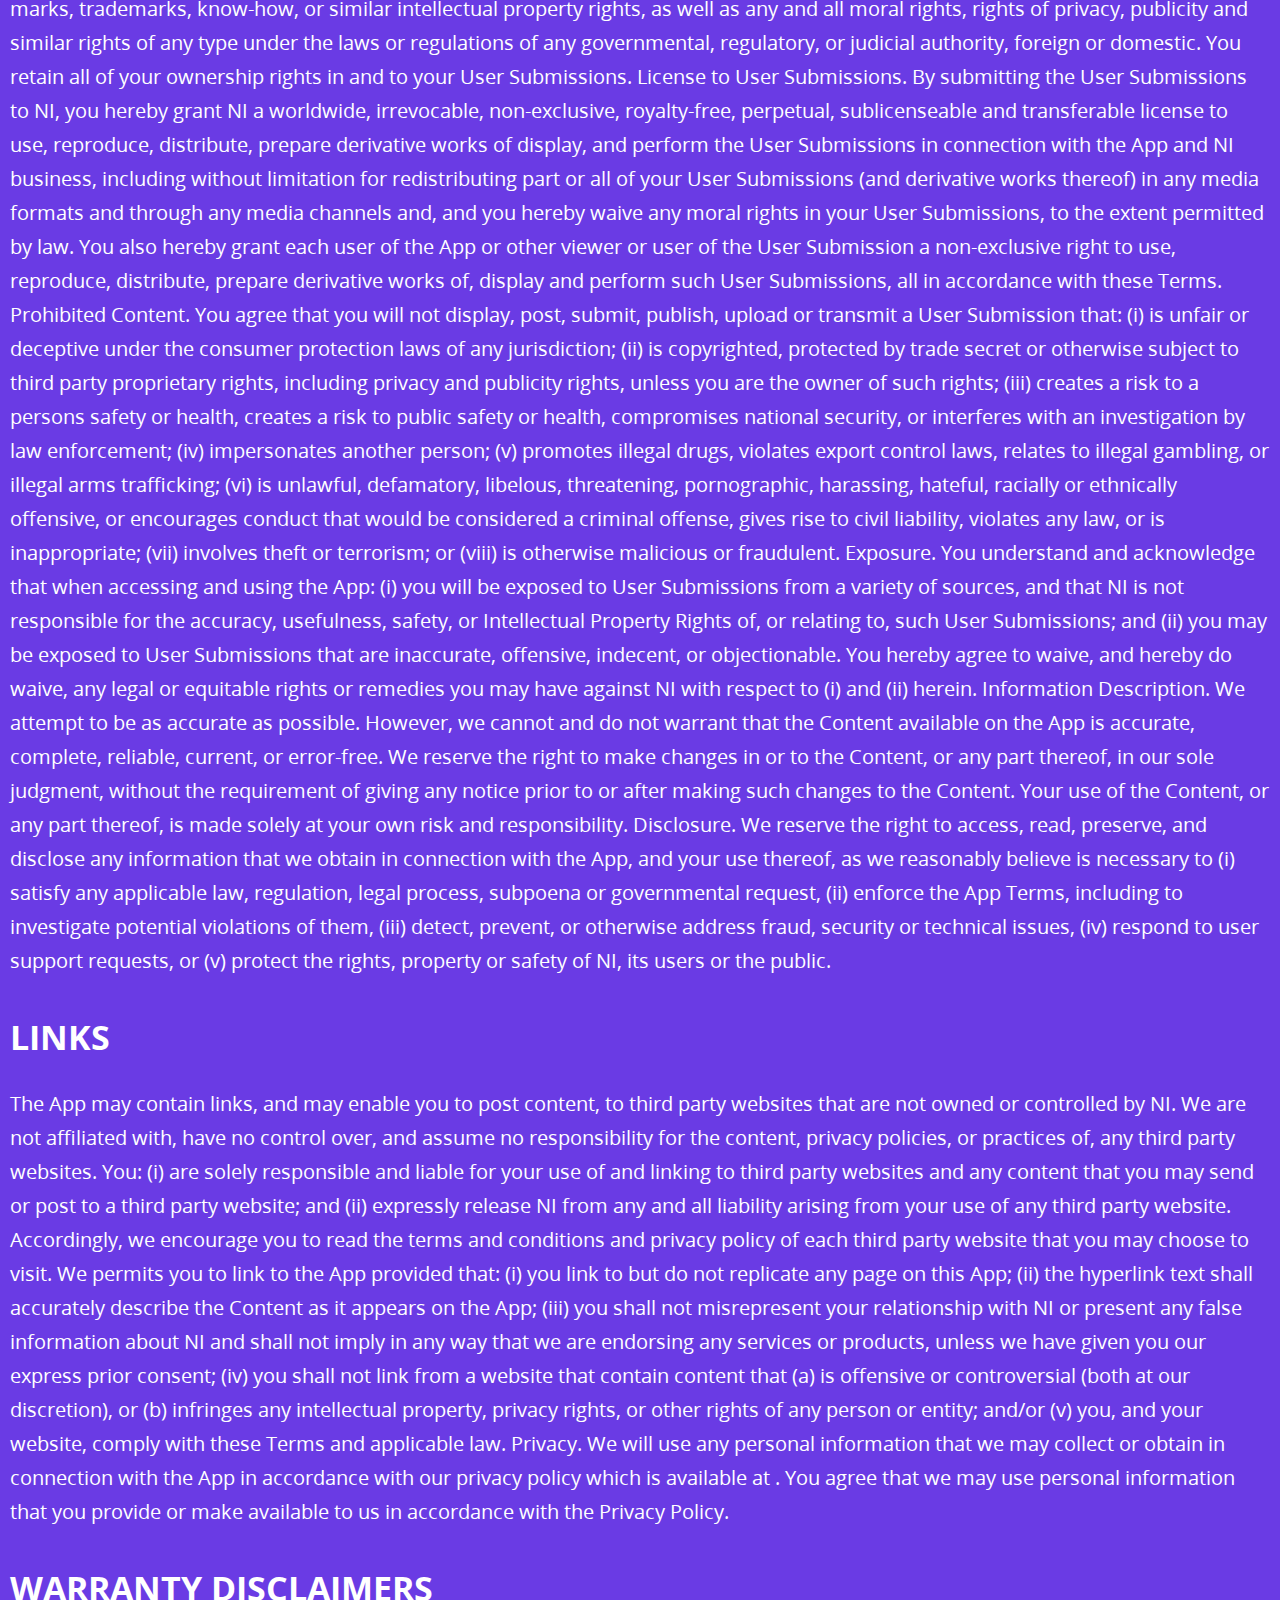
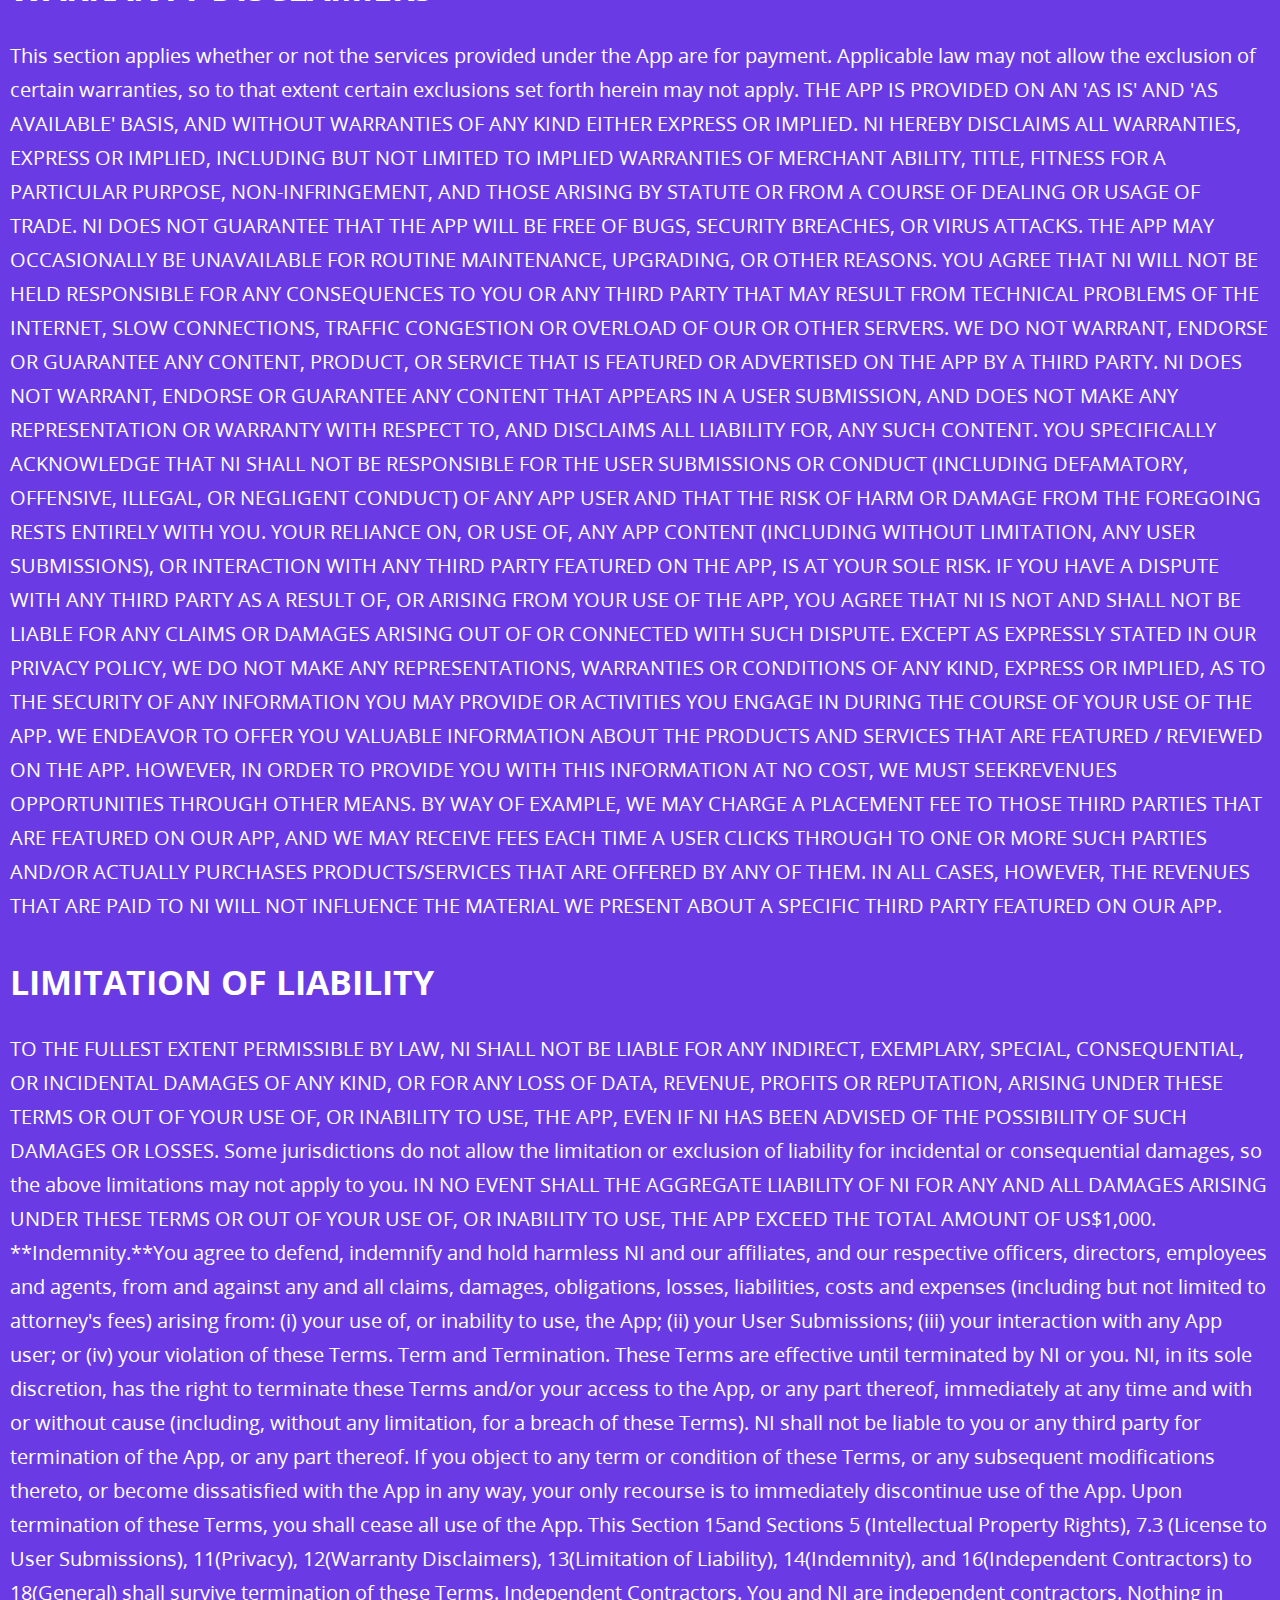
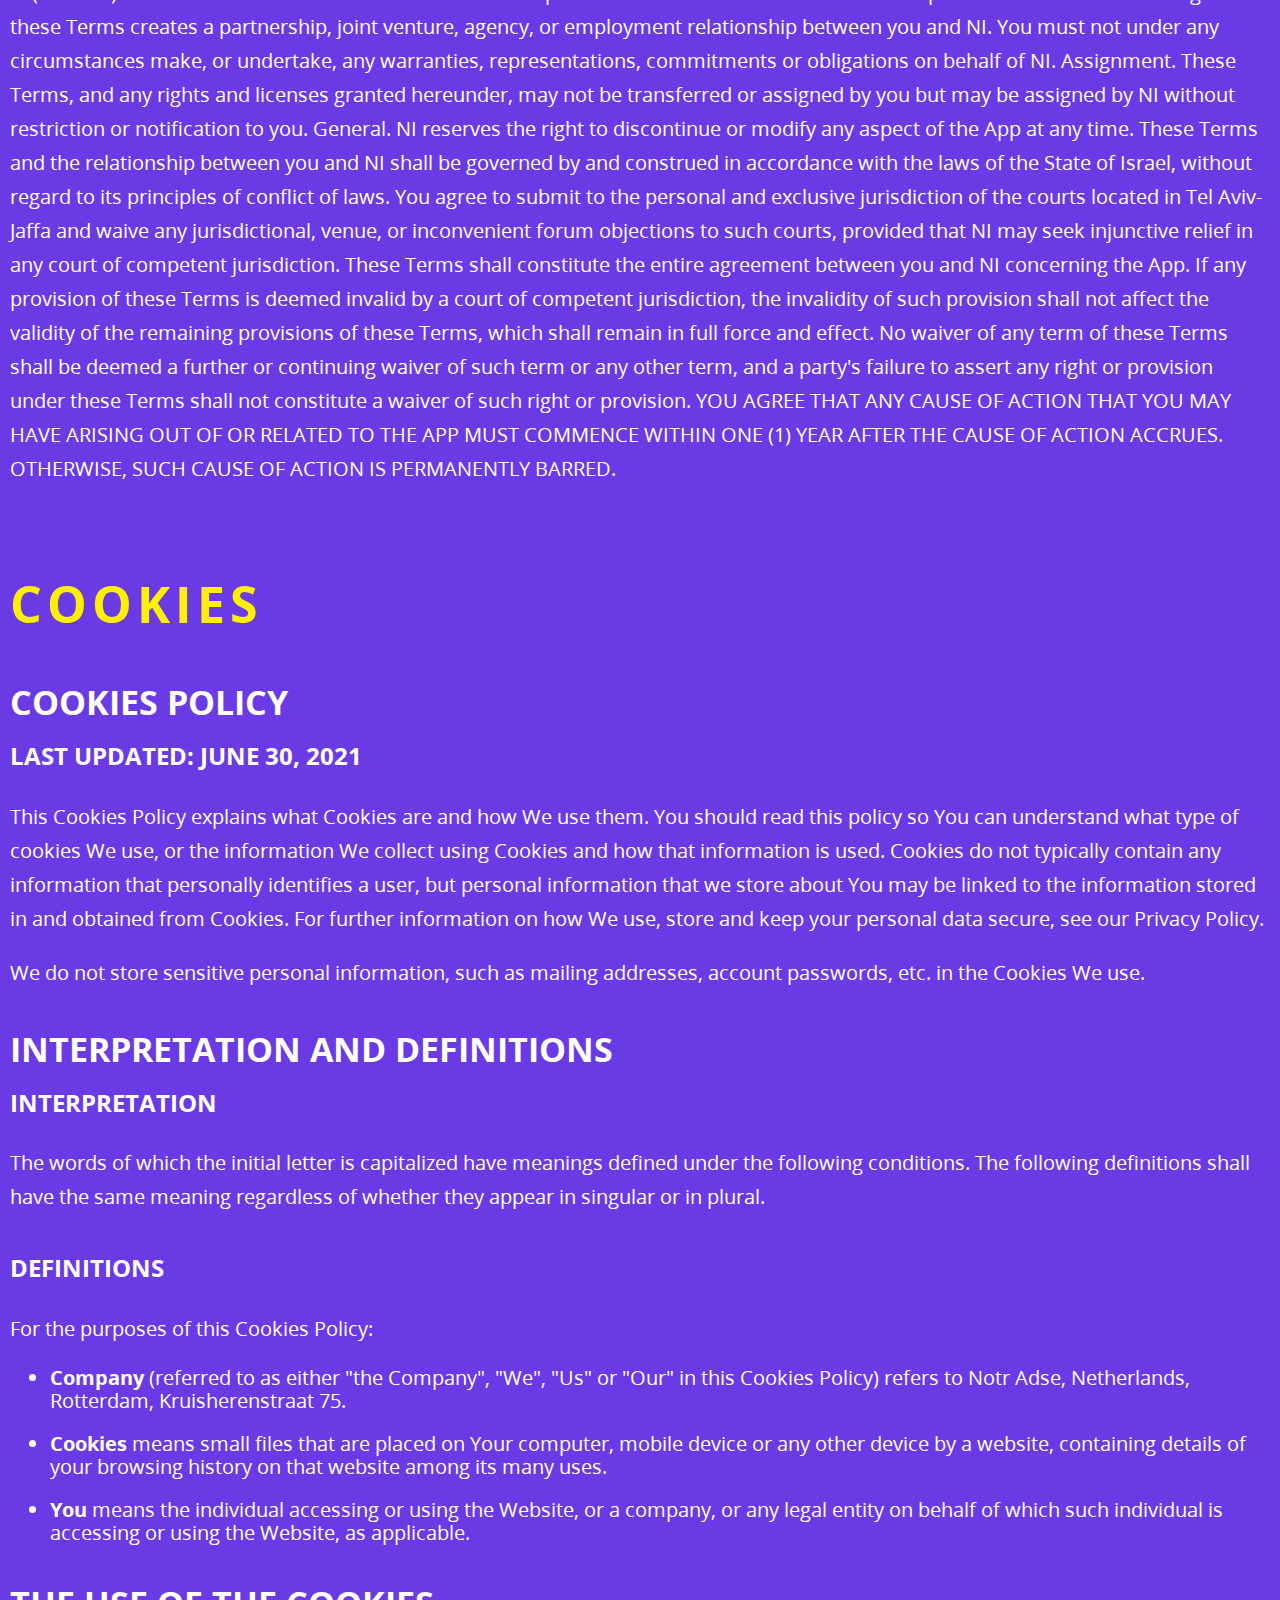
<file: unique-v1.0.0/index.html>
<!DOCTYPE html>
<html lang="ru">
	<head>
		<meta charset="utf-8">
		<meta name="viewport" content="width=device-width, initial-scale=1">
		<meta http-equiv="X-UA-Compatible" content="IE=edge">
		<title>Lucky star</title>
		<meta name="description" content="">
		<meta name="keywords" content="">
		<meta name="msapplication-tap-highlight" content="no">
		<meta name="format-detection" content="telephone=no">
		<link href="favicon.png" rel="shortcut icon">
		<link href="assets/styles/app.min.css" rel="stylesheet">
	</head>
	<body>
		<header class="header">
			<div class="container container--flex header__container">
				<a class="header__logo header__order--second logo" href="/"><img class="logo__image" src="assets/images/logo.svg" alt="logo"></a>
				<div class="navigation">
					<ul class="navigation__list navigation-list">
						<li class="navigation-list__item">
							<a class="navigation-list__link js-anchor" href="#free">
								<span class="navigation-list__label">Free casino games</span>
							</a>
						</li>
						<li class="navigation-list__item">
							<a class="navigation-list__link js-anchor" href="#new">
								<span class="navigation-list__label">New games</span>
							</a>
						</li>
						<li class="navigation-list__item">
							<a class="navigation-list__link js-anchor" href="#play">
								<span class="navigation-list__label">Play</span>
							</a>
						</li>
						<li class="navigation-list__item">
							<a class="navigation-list__link js-anchor" href="#about">
								<span class="navigation-list__label">Our mission</span>
							</a>
						</li>
						<li class="navigation-list__item">
							<a class="navigation-list__link js-anchor" href="#contacts">
								<span class="navigation-list__label">Contacts</span>
							</a>
						</li>
						<li class="navigation-list__item">
							<a class="navigation-list__link js-anchor" href="#policy">
								<span class="navigation-list__label">Privacy Policy</span>
							</a>
						</li>
						<li class="navigation-list__item">
							<a class="navigation-list__link js-anchor" href="#terms">
								<span class="navigation-list__label">Terms &amp; Condition</span>
							</a>
						</li>
						<li class="navigation-list__item">
							<a class="navigation-list__link js-anchor" href="#cookies">
								<span class="navigation-list__label">Cookies</span>
							</a>
						</li>
					</ul>
				</div>
				<div class="header__buttons header__order--third">
					<button class="button header__button" data-open-modal="login">
						<span class="button__label"> Login</span>
					</button>
					<button class="button header__button" data-open-modal="register">
						<span class="button__label"> Register</span>
					</button>
					<button class="burger header__button">
						<span class="burger__line burger__line--top"></span>
						<span class="burger__line burger__line--mid"></span>
						<span class="burger__line burger__line--bottom"></span>
					</button>
				</div>
			</div>
		</header>
		<main class="index" role="main">
			<section class="intro">
				<div class="intro__bg"><img class="intro__image" src="assets/images/intro-bg.jpg" alt="Intro bg"></div>
				<div class="container intro__container">
					<h1 class="intro__title">
						<span class="intro__label">BEST VIDEOGAMES TOTALLY FREE!</span>
					</h1>
					<h3 class="intro__subtitle">
						<span class="intro__label">Please check our Privacy Policy and Terms & Conditions</span>
					</h3>
				</div>
			</section>
			<section class="section section--banner" id="free">
				<div class="banner">
					<h2 class="banner__title">
						<span class="banner__label">FREE CASINO GAMES</span>
					</h2>
					<h2 class="banner__subtitle">
						<span class="banner__label">Get Virtual Welcome bonus after Sign Up</span>
					</h2>
				</div>
			</section>
			<section class="section">
				<div class="container">
					<div class="games">
						<div class="container">
							<div class="grid games__grid">
								<div class="grid__col grid__col--xl-2 grid__col--lg-3 grid__col--md-4 grid__col--sm-6">
									<a class="games__card games-card js-games" href="games/1/index.html">
										<div class="games-card__bg"><img class="games-card__image" src="assets/images/games/1.jpg" alt="card-1"></div>
									</a>
								</div>
								<div class="grid__col grid__col--xl-2 grid__col--lg-3 grid__col--md-4 grid__col--sm-6">
									<a class="games__card games-card js-games" href="games/2/index.html">
										<div class="games-card__bg"><img class="games-card__image" src="assets/images/games/2.jpg" alt="card-2"></div>
									</a>
								</div>
								<div class="grid__col grid__col--xl-2 grid__col--lg-3 grid__col--md-4 grid__col--sm-6">
									<a class="games__card games-card js-games" href="games/3/index.html">
										<div class="games-card__bg"><img class="games-card__image" src="assets/images/games/3.jpg" alt="card-3"></div>
									</a>
								</div>
								<div class="grid__col grid__col--xl-2 grid__col--lg-3 grid__col--md-4 grid__col--sm-6">
									<a class="games__card games-card js-games" href="games/4/index.html">
										<div class="games-card__bg"><img class="games-card__image" src="assets/images/games/4.jpg" alt="card-4"></div>
									</a>
								</div>
								<div class="grid__col grid__col--xl-2 grid__col--lg-3 grid__col--md-4 grid__col--sm-6">
									<a class="games__card games-card js-games" href="games/5/index.html">
										<div class="games-card__bg"><img class="games-card__image" src="assets/images/games/5.jpg" alt="card-5"></div>
									</a>
								</div>
								<div class="grid__col grid__col--xl-2 grid__col--lg-3 grid__col--md-4 grid__col--sm-6">
									<a class="games__card games-card js-games" href="games/6/index.html">
										<div class="games-card__bg"><img class="games-card__image" src="assets/images/games/6.jpg" alt="card-6"></div>
									</a>
								</div>
								<div class="grid__col grid__col--xl-2 grid__col--lg-3 grid__col--md-4 grid__col--sm-6">
									<a class="games__card games-card js-games" href="games/7/index.html">
										<div class="games-card__bg"><img class="games-card__image" src="assets/images/games/7.jpg" alt="card-7"></div>
									</a>
								</div>
								<div class="grid__col grid__col--xl-2 grid__col--lg-3 grid__col--md-4 grid__col--sm-6">
									<a class="games__card games-card js-games" href="games/8/index.html">
										<div class="games-card__bg"><img class="games-card__image" src="assets/images/games/8.jpg" alt="card-8"></div>
									</a>
								</div>
								<div class="grid__col grid__col--xl-2 grid__col--lg-3 grid__col--md-4 grid__col--sm-6">
									<a class="games__card games-card js-games" href="games/9/index.html">
										<div class="games-card__bg"><img class="games-card__image" src="assets/images/games/9.jpg" alt="card-9"></div>
									</a>
								</div>
								<div class="grid__col grid__col--xl-2 grid__col--lg-3 grid__col--md-4 grid__col--sm-6">
									<a class="games__card games-card js-games" href="games/10/index.html">
										<div class="games-card__bg"><img class="games-card__image" src="assets/images/games/10.jpg" alt="card-10"></div>
									</a>
								</div>
								<div class="grid__col grid__col--xl-2 grid__col--lg-3 grid__col--md-4 grid__col--sm-6">
									<a class="games__card games-card js-games" href="games/11/index.html">
										<div class="games-card__bg"><img class="games-card__image" src="assets/images/games/11.jpg" alt="card-11"></div>
									</a>
								</div>
								<div class="grid__col grid__col--xl-2 grid__col--lg-3 grid__col--md-4 grid__col--sm-6">
									<a class="games__card games-card js-games" href="games/12/index.html">
										<div class="games-card__bg"><img class="games-card__image" src="assets/images/games/12.jpg" alt="card-12"></div>
									</a>
								</div>
							</div>
						</div>
					</div>
				</div>
			</section>
			<section class="section section--banner" id="new">
				<div class="banner">
					<h2 class="banner__title">
						<span class="banner__label">NEW SLOT MACHINE GAMES</span>
					</h2>
					<h2 class="banner__subtitle">
						<span class="banner__label">BONUS WHEEL SPINS EVERY 4 HOURS. SPICE THINGS UP WITH MORE CHILLI SLOTS</span>
					</h2>
				</div>
			</section>
			<section class="section">
				<div class="container">
					<div class="games">
						<div class="container">
							<div class="grid games__grid">
								<div class="grid__col grid__col--xl-2 grid__col--lg-3 grid__col--md-4 grid__col--sm-6">
									<a class="games__card games-card js-games" href="games/13/index.html">
										<div class="games-card__bg"><img class="games-card__image" src="assets/images/games/13.png" alt="card-13"></div>
									</a>
								</div>
								<div class="grid__col grid__col--xl-2 grid__col--lg-3 grid__col--md-4 grid__col--sm-6">
									<a class="games__card games-card js-games" href="games/14/index.html">
										<div class="games-card__bg"><img class="games-card__image" src="assets/images/games/14.png" alt="card-14"></div>
									</a>
								</div>
								<div class="grid__col grid__col--xl-2 grid__col--lg-3 grid__col--md-4 grid__col--sm-6">
									<a class="games__card games-card js-games" href="games/15/index.html">
										<div class="games-card__bg"><img class="games-card__image" src="assets/images/games/15.png" alt="card-15"></div>
									</a>
								</div>
								<div class="grid__col grid__col--xl-2 grid__col--lg-3 grid__col--md-4 grid__col--sm-6">
									<a class="games__card games-card js-games" href="games/16/index.html">
										<div class="games-card__bg"><img class="games-card__image" src="assets/images/games/16.png" alt="card-16"></div>
									</a>
								</div>
								<div class="grid__col grid__col--xl-2 grid__col--lg-3 grid__col--md-4 grid__col--sm-6">
									<a class="games__card games-card js-games" href="games/17/index.html">
										<div class="games-card__bg"><img class="games-card__image" src="assets/images/games/17.png" alt="card-17"></div>
									</a>
								</div>
								<div class="grid__col grid__col--xl-2 grid__col--lg-3 grid__col--md-4 grid__col--sm-6">
									<a class="games__card games-card js-games" href="games/18/index.html">
										<div class="games-card__bg"><img class="games-card__image" src="assets/images/games/18.png" alt="card-18"></div>
									</a>
								</div>
								<div class="grid__col grid__col--xl-2 grid__col--lg-3 grid__col--md-4 grid__col--sm-6">
									<a class="games__card games-card js-games" href="games/19/index.html">
										<div class="games-card__bg"><img class="games-card__image" src="assets/images/games/19.png" alt="card-19"></div>
									</a>
								</div>
								<div class="grid__col grid__col--xl-2 grid__col--lg-3 grid__col--md-4 grid__col--sm-6">
									<a class="games__card games-card js-games" href="games/20/index.html">
										<div class="games-card__bg"><img class="games-card__image" src="assets/images/games/20.png" alt="card-20"></div>
									</a>
								</div>
								<div class="grid__col grid__col--xl-2 grid__col--lg-3 grid__col--md-4 grid__col--sm-6">
									<a class="games__card games-card js-games" href="games/21/index.html">
										<div class="games-card__bg"><img class="games-card__image" src="assets/images/games/21.png" alt="card-21"></div>
									</a>
								</div>
								<div class="grid__col grid__col--xl-2 grid__col--lg-3 grid__col--md-4 grid__col--sm-6">
									<a class="games__card games-card js-games" href="games/22/index.html">
										<div class="games-card__bg"><img class="games-card__image" src="assets/images/games/22.png" alt="card-22"></div>
									</a>
								</div>
								<div class="grid__col grid__col--xl-2 grid__col--lg-3 grid__col--md-4 grid__col--sm-6">
									<a class="games__card games-card js-games" href="games/23/index.html">
										<div class="games-card__bg"><img class="games-card__image" src="assets/images/games/23.png" alt="card-23"></div>
									</a>
								</div>
								<div class="grid__col grid__col--xl-2 grid__col--lg-3 grid__col--md-4 grid__col--sm-6">
									<a class="games__card games-card js-games" href="games/24/index.html">
										<div class="games-card__bg"><img class="games-card__image" src="assets/images/games/24.png" alt="card-24"></div>
									</a>
								</div>
							</div>
						</div>
					</div>
				</div>
			</section>
			<section class="section section--banner">
				<div class="banner">
					<h2 class="banner__descr">
						<span class="banner__label">There is no real money gaming or betting on this website. All games are social casino games and so no real prizes will be issued. This website is simply a portal to access social casino games for free and we take no responsibility for the games content. Please contact us if you believe that any game causes offence and/or harm. This website is about entertainment above all else. Have fun and play as much as you like. Please remember that winning at these games does not mean you will have any future wins at any &quot;real stakes&quot; gambling games.</span>
					</h2>
				</div>
			</section>
			<section class="section" id="play">
				<div class="container">
					<h2 class="section__title">
						<span class="section__label">Play</span>
					</h2>
					<div class="play-section">
						<div class="play">
							<ul class="play__list play-list">
								<li class="play-list__item">
									<a class="play-list__link js-games" href="games/1/index.html">
										<div class="play-list__preview"><img class="play-list__image" src="assets/images/games/1.jpg" alt="BANDITOS"></div>
										<div class="play-list__descr">
											<h4 class="play-list__title">
												<span class="play-list__label">BANDITOS</span>
											</h4>
											<p class="play-list__text">
												<span class="play-list__label">Banditos game is free video slot based on exciting wild west world. Trеasures, duels with pistols and wildlife — enjoy this wonderful adventure and get a lot of emotions!</span>
											</p>
										</div>
									</a>
								</li>
								<li class="play-list__item">
									<a class="play-list__link js-games" href="games/2/index.html">
										<div class="play-list__preview"><img class="play-list__image" src="assets/images/games/2.jpg" alt="Chinese Lantern"></div>
										<div class="play-list__descr">
											<h4 class="play-list__title">
												<span class="play-list__label">Chinese Lantern</span>
											</h4>
											<p class="play-list__text">
												<span class="play-list__label">Experience the thrill оf Chinese Lantern - free slot machinе dirеctly оn your dеvice! Inspired by the Chinese fairy tales and legends, Chinese Lantern - slоt machine for free on your device! Enjoy and relax!</span>
											</p>
										</div>
									</a>
								</li>
								<li class="play-list__item">
									<a class="play-list__link js-games" href="games/4/index.html">
										<div class="play-list__preview"><img class="play-list__image" src="assets/images/games/4.jpg" alt="Golden Knight"></div>
										<div class="play-list__descr">
											<h4 class="play-list__title">
												<span class="play-list__label">Golden Knight</span>
											</h4>
											<p class="play-list__text">
												<span class="play-list__label">This crusaders-themed game of chance will entertain you for hours if you're a fan of game games with accurate design! Just enjoy the mediеval music and epic atmosphere. Good luck!</span>
											</p>
										</div>
									</a>
								</li>
								<li class="play-list__item">
									<a class="play-list__link js-games" href="games/5/index.html">
										<div class="play-list__preview"><img class="play-list__image" src="assets/images/games/5.jpg" alt="Anksunamun"></div>
										<div class="play-list__descr">
											<h4 class="play-list__title">
												<span class="play-list__label">Anksunamun</span>
											</h4>
											<p class="play-list__text">
												<span class="play-list__label">Anksunamun game is free video slot based on exciting ancient world. Giant treasures, pharaohs and pyramids — enjoy this wonderful adventure and get a lot of emotions!</span>
											</p>
										</div>
									</a>
								</li>
								<li class="play-list__item">
									<a class="play-list__link js-games" href="games/7/index.html">
										<div class="play-list__preview"><img class="play-list__image" src="assets/images/games/7.jpg" alt="Infinity slots"></div>
										<div class="play-list__descr">
											<h4 class="play-list__title">
												<span class="play-list__label">Infinity slots</span>
											</h4>
											<p class="play-list__text">
												<span class="play-list__label">Dive into the popular franchise universe and play this amazing themed slots. Choose up to 20 lines, place your bets, and watch those reels go! You'll have an endless pleasure!</span>
											</p>
										</div>
									</a>
								</li>
								<li class="play-list__item">
									<a class="play-list__link js-games" href="games/3/index.html">
										<div class="play-list__preview"><img class="play-list__image" src="assets/images/games/3.jpg" alt="Diamond Cave"></div>
										<div class="play-list__descr">
											<h4 class="play-list__title">
												<span class="play-list__label">Diamond Cave</span>
											</h4>
											<p class="play-list__text">
												<span class="play-list__label">Fans of the adventure movies will love this new free slot machine designed for our website. With 5 reels and 20 lines, Diamond Cave videogame will award players with a good volatility balance between frequent wins and great prizes.</span>
											</p>
										</div>
									</a>
								</li>
								<li class="play-list__item">
									<a class="play-list__link js-games" href="games/8/index.html">
										<div class="play-list__preview"><img class="play-list__image" src="assets/images/games/8.jpg" alt="Lamp of Aladdin"></div>
										<div class="play-list__descr">
											<h4 class="play-list__title">
												<span class="play-list__label">Lamp of Aladdin</span>
											</h4>
											<p class="play-list__text">
												<span class="play-list__label">Experience the excitement of Lamp of Aladdin - slot for free directly on your device! Inspired by the famous fairy tale of Aladdin and the magic lamp, Lamp of Aladdin - slot machine for free on your device! Enjoy! Enjoy and relax!</span>
											</p>
										</div>
									</a>
								</li>
								<li class="play-list__item">
									<a class="play-list__link js-games" href="games/10/index.html">
										<div class="play-list__preview"><img class="play-list__image" src="assets/images/games/10.jpg" alt="Book of Ra"></div>
										<div class="play-list__descr">
											<h4 class="play-list__title">
												<span class="play-list__label">Book of Ra</span>
											</h4>
											<p class="play-list__text">
												<span class="play-list__label">The Book of Ra slot is one of the most popular machines that crossed over from the traditional land games to the online version. From the online casinos, the Book of Ra machine also got to the mobile world where it also has a lot of fans! Enjoy and relax!</span>
											</p>
										</div>
									</a>
								</li>
								<li class="play-list__item">
									<a class="play-list__link js-games" href="games/11/index.html">
										<div class="play-list__preview"><img class="play-list__image" src="assets/images/games/11.jpg" alt="Halloween Slots"></div>
										<div class="play-list__descr">
											<h4 class="play-list__title">
												<span class="play-list__label">Halloween Slots</span>
											</h4>
											<p class="play-list__text">
												<span class="play-list__label">Fans of the paranormal will love this skary new free slot machine designed for our website. With 5 reels and 20 lines, Halloween videogame will award players with a good volatility balance between frequent wins and great prizes. Enjoy and relax!</span>
											</p>
										</div>
									</a>
								</li>
								<li class="play-list__item">
									<a class="play-list__link js-games" href="games/12/index.html">
										<div class="play-list__preview"><img class="play-list__image" src="assets/images/games/12.jpg" alt="Beach Slots"></div>
										<div class="play-list__descr">
											<h4 class="play-list__title">
												<span class="play-list__label">Beach Slots</span>
											</h4>
											<p class="play-list__text">
												<span class="play-list__label">Beautifully designed slot machine interface: bright, colorful and intuitive. And great lucky bonus you'll get a chance to spin the wheel of fortune. Palms, the sea, the sun are designed to set the player on vacation. Enjoy! Enjoy and relax!</span>
											</p>
										</div>
									</a>
								</li>
							</ul>
						</div>
						<section class="content-zone">
							<p>wildz casino, ideal casino, casino ideal, casino bonus, no deposit bonus casino, no deposit casino, casino slots, win casino, casino games, free casino games, gaming club casino, free casino slots, club player casino, mobile casino, casino live, casino sites, free casino slot games, free casino, vip casino, best casino, poker casino, top casino, casino action, sloto cash casino, facebook casino games, play live casino, exclusive casino, best casino sites, the casino 2020, super casino, casino offers, indian casino, jackpot city casino, myjackpotcasino, jackpot casino, jackpot cash casino, jackpot party casino, jackpot city online casino, all jackpots casino, jackpot wheel casino, jackpot mobile casino, jackpot capital casino, jonny jackpot casino, jackpot city casino mobile online, jackpot party casino facebook, cherry jackpot casino, new casino, new no deposit casino, new casino no deposit bonus, new casino sites, new casino games free, new vegas casino, online casino, casino online, live casino, best online casino, online casino bonus, new online casinos, online casino real money, online casino games, live casino online, online casino no deposit bonus, top online casinos, online casino no deposit, free online casino, casino slots online, free online casino games, online casino real money no deposit, real online casino, win real money online casino for free, virtual casino, online casino free bonus no deposit, bet online casino, best online casino real money, best online casinos that payout, win real money online casino</p>
						</section>
					</div>
				</div>
			</section>
			<section class="section" id="about">
				<div class="container">
					<h2 class="section__title">
						<span class="section__label">OUR MISSION</span>
					</h2>
					<section class="content-zone">
						<p>We want users to enjoy using our website and applications. Also we want to find out which images, colors and visual shapes are the most popular with different people. The more time you're spending on our site — the more useful it will be for our company. That's why we are interested in increasing traffic to our website, we are looking forward to every new user. You are welcome! Good luck!</p>
					</section>
				</div>
			</section>
			<section class="section" id="contacts">
				<div class="container">
					<h2 class="section__title">
						<span class="section__label">Contacts</span>
					</h2>
					<section class="contacts">
						<div class="grid">
							<div class="grid__col grid__col--xl-5 grid__col--md-12">
								<ul class="contacts__list contacts-list">
									<li class="contacts-list__item">
										<svg class="contacts-list__icon"><use xlink:href="assets/images/sprite.svg#icon_map"></use></svg>
										<span class="contacts-list__label">Netherlands, Eindhoven, Emmasingel 33-35</span>
									</li>
									<li class="contacts-list__item">
										<svg class="contacts-list__icon"><use xlink:href="assets/images/sprite.svg#icon_mail"></use></svg>
										<span class="contacts-list__label">eidh.veriads@gmail.com</span>
									</li>
									<li class="contacts-list__item">
										<svg class="contacts-list__icon"><use xlink:href="assets/images/sprite.svg#icon_phone"></use></svg>
										<span class="contacts-list__label">+31 00 324 4234</span>
									</li>
								</ul>
							</div>
							<div class="grid__col grid__col--xl-7 grid__col--md-12">
								<div class="contacts__map">
									<iframe class="contacts__iframe" src="https://www.google.com/maps/embed?pb=!1m18!1m12!1m3!1d2487.05005727423!2d5.472873815767462!3d51.4388745796239!2m3!1f0!2f0!3f0!3m2!1i1024!2i768!4f13.1!3m3!1m2!1s0x47c6d904c30b93cd%3A0x459ad12e15999bd0!2zRW1tYXNpbmdlbCAzMywgNTYxMSBBWiBFaW5kaG92ZW4sINCd0LjQtNC10YDQu9Cw0L3QtNGL!5e0!3m2!1sru!2sru!4v1629453084796!5m2!1sru!2sru"></iframe>
								</div>
							</div>
						</div>
					</section>
				</div>
			</section>
			<section class="section" id="policy">
				<div class="container">
					<h2 class="section__title">
						<span class="section__label">Privacy Policy</span>
					</h2>
					<section class="content-zone">
						<h3>Effective date: April, 2021</h3>
						<p>Developer ('us', 'we', or 'our') operates the NotrAdse website (hereinafter referred to as the 'Service'). This page informs you of our policies regarding the collection, use, and disclosure of personal data when you use our Service and the choices you have associated with that data. We use your data to provide and improve the Service. By using the Service, you agree to the collection and use of information in accordance with this policy. Unless otherwise defined in this Privacy Policy, the terms used in this Privacy Policy have the same meanings as in our Terms and Conditions.</p>
						<h3>Definitions</h3>
						<p>Service Service is the GoldenYO website operated by Developer Personal Data Personal Data means data about a living individual who can be identified from those data (or from those and other information either in our possession or likely to come into our possession). Usage Data Usage Data is data collected automatically either generated by the use of the Service or from the Service infrastructure itself (for example, the duration of a page visit). Cookies Cookies are small files stored on your device (computer or mobile device).</p>
						<h3>Information Collection and Use</h3>
						<p>We collect several different types of information for various purposes to provide and improve our Service to you.</p>
						<h3>**Types of Data Collected</h3>
						<h4>Personal Data**</h4>
						<p>While using our Service, we may ask you to provide us with certain personally identifiable information that can be used to contact or identify you ('Personal Data'). Personally identifiable information may include, but is not limited to:</p>
						<h3>Cookies and Usage Data</h3>
						<h4>Usage Data</h4>
						<p>When you access the Service by or through a mobile device, we may collect certain information automatically, including, but not limited to, the type of mobile device you use, your mobile device unique ID, the IP address of your mobile device, your mobile operating system, the type of mobile Internet browser you use, unique device identifiers and other diagnostic data ('Usage Data').</p>
						<h4>Tracking & Cookies Data</h4>
						<p>We use cookies and similar tracking technologies to track the activity on our Service and we hold certain information. Cookies are files with a small amount of data which may include an anonymous unique identifier. Cookies are sent to your browser from a website and stored on your device. Other tracking technologies are also used such as beacons, tags and scripts to collect and track information and to improve and analyse our Service. You can instruct your browser to refuse all cookies or to indicate when a cookie is being sent. However, if you do not accept cookies, you may not be able to use some portions of our Service. Examples of Cookies we use: Session Cookies. We use Session Cookies to operate our Service. Preference Cookies. We use Preference Cookies to remember your preferences and various settings. Security Cookies. We use Security Cookies for security purposes.</p>
						<h4>Use of Data</h4>
						<p>Service uses the collected data for various purposes: To provide and maintain the Service To notify you about changes to our Service To allow you to participate in interactive features of our Service when you choose to do so To provide customer care and support To provide analysis or valuable information so that we can improve the Service To monitor the usage of the Service To detect, prevent and address technical issues</p>
						<h4>Transfer Of Data</h4>
						<p>Your information, including Personal Data, may be transferred to - and maintained on - computers located outside of your state, province, country or other governmental jurisdiction where the data protection laws may differ than those from your jurisdiction. If you are located outside Seychelles and choose to provide information to us, please note that we transfer the data, including Personal Data, to Seychelles and process it there. Your consent to this Privacy Policy followed by your submission of such information represents your agreement to that transfer. Service will take all steps reasonably necessary to ensure that your data is treated securely and in accordance with this Privacy Policy and no transfer of your Personal Data will take place to an organization or a country unless there are adequate controls in place including the security of your data and other personal information.</p>
						<h3>Disclosure Of Data</h3>
						<h4>Legal Requirements</h4>
						<p>Service may disclose your Personal Data in the good faith belief that such action is necessary to: To comply with a legal obligation To protect and defend the rights or property of Service To prevent or investigate possible wrongdoing in connection with the Service To protect the personal safety of users of the Service or the public To protect against legal liability As an European citizen, under GDPR, you have certain individual rights. You can learn more about these guides in the GDPR Guide.</p>
						<h4>Security of Data</h4>
						<p>The security of your data is important to us but remember that no method of transmission over the Internet or method of electronic storage is 100% secure. While we strive to use commercially acceptable means to protect your Personal Data, we cannot guarantee its absolute security.</p>
						<h4>Service Providers</h4>
						<p>We may employ third party companies and individuals to facilitate our Service ('Service Providers'), to provide the Service on our behalf, to perform Service-related services or to assist us in analyzing how our Service is used. These third parties have access to your Personal Data only to perform these tasks on our behalf and are obligated not to disclose or use it for any other purpose.</p>
						<h4>Links to Other Sites</h4>
						<p>Our Service may contain links to other sites that are not operated by us. If you click a third party link, you will be directed to that third party's site. We strongly advise you to review the Privacy Policy of every site you visit. We have no control over and assume no responsibility for the content, privacy policies or practices of any third party sites or services.</p>
						<h4>Children's Privacy</h4>
						<p>Our Service does not address anyone under the age of 18 ('Children'). We do not knowingly collect personally identifiable information from anyone under the age of 18. If you are a parent or guardian and you are aware that your Child has provided us with Personal Data, please contact us. If we become aware that we have collected Personal Data from children without verification of parental consent, we take steps to remove that information from our servers.</p>
						<h4>Changes to This Privacy Policy</h4>
						<p>We may update our Privacy Policy from time to time. We will notify you of any changes by posting the new Privacy Policy on this page. We will let you know via email and/or a prominent notice on our Service, prior to the change becoming effective and update the 'effective date' at the top of this Privacy Policy. You are advised to review this Privacy Policy periodically for any changes. Changes to this Privacy Policy are effective when they are posted on this page.</p>
					</section>
				</div>
			</section>
			<section class="section" id="terms">
				<div class="container">
					<h2 class="section__title">
						<span class="section__label">Terms &amp; Condition</span>
					</h2>
					<section class="content-zone">
						<h2>PLEASE READ THE FOLLOWING CAREFULLY BEFORE ACCESSING AND/OR USING ANY PART OF THE APP OR SITE.</h2>
						<p>Welcome to GoldenYO (together with Content and Marks, the 'App'). Please read the following Terms of Use carefully before using this App so that you are aware of your legal rights and obligations with respect to Developer (we', 'our' or 'us'). By accessing or using the App, you expressly acknowledge and agree that you are entering a binding legal agreement with us and have understood and agree to comply with, and be legally bound by, these Terms of Use, together with the Privacy Policy that can be accessed by clicking here (the 'Terms'). You hereby waive any applicable rights to require an original (non-electronic) signature or delivery or retention of non-electronic records, to the extent not prohibited under applicable law. If you do not agree to be bound by these Terms please do not access or use the App. Modification. We reserve the right, at our discretion, to change these Terms at any time. Such change will be effective ten (10) days following posting of the revised Terms on the App, and your continued use of the App thereafter means that you accept those changes. Ability to Accept Terms. The App is only intended for individuals aged eighteen (18) years or older. If you are under 18 years please do not visit or use the App. App Access. During the period in which these Terms are in effect, we hereby grant you permission to visit and use the App, provided that you comply with these Terms and applicable law. Restrictions. You shall not: (i) copy, distribute or modify any part of the App without our prior written authorization; (ii) use, modify, create derivative works of, transfer (by sale, resale, license, sublicense, download or otherwise), reproduce, distribute, display or disclose Content (defined below), except as expressly authorized herein; (iii) disrupt servers or networks connected to the App; (iv) use or launch any automated system (including without limitation, 'robots' and 'spiders') to access the App; and/or (v) circumvent, disable or otherwise interfere with security-related features of the App or features that prevent or restrict use or copying of any Content or that enforce limitations on use of the App.</p>
						<h3>Intellectual Property Rights</h3>
						<p>Content and Marks. The (i) content on the App, including without limitation, the text, documents, articles, brochures, descriptions, products, software, graphics, photos, sounds, videos, interactive features, and services (collectively, the 'Materials'), (ii) and User Submissions, as defined below (together with the Materials, the 'Content'), and (iii) the trademarks, service marks and logos contained therein ('Marks'), are the property of NI and/or its licensors and are protected by applicable copyright or other intellectual property laws and treaties. The App, the App logo, and other marks are Marks of NI or its affiliates. All other trademarks, service marks, and logos used on the App are the trademarks, service marks, or logos of their respective owners. We reserve all rights not expressly granted in and to the App and the Content. Use of Content. Content on the App is provided to you for your information and personal use only and may not be used, modified, copied, distributed, transmitted, broadcast, displayed, sold, licensed, de-compiled, reverse engineered, or otherwise exploited for any other purposes whatsoever (including, without limitation, to create derivative works) without our prior written consent. If you download or print a copy of the Content you must retain all copyright and other proprietary notices contained therein.</p>
						<h3>Third Party Sources and Content</h3>
						<p>The App enables you to view, access, link to, and use content from Third Party Sources (defined below) that are not owned or controlled by us ('Third Party Content'). The App may also enable you to communicate and interact with Third Party Sources. 'Third Party Source(s)' means: (i) third party websites and services; and (ii) our partners and customers. We have no control over any Third Party Sources. We do not assume any responsibility for the content, terms of use, privacy policies, actions or practices of, any Third Party Sources. Please read the terms of use and privacy policy of any Third Party Source that you interact with before you engage in any such activity. We are not responsible for, and we expressly disclaim all warranties regarding, the accuracy, appropriateness, usefulness, safety, or Intellectual Property Rights (defined below) of, or relating to, any Third Party Content. By using the App you may be exposed to Third Party Content that is inaccurate, offensive, indecent, or objectionable. You always have the choice of deciding whether or not to interact with a Third Party Source or to view and use Third Party Content. Your interaction with a Third Party Source and your use of, and reliance upon, any Third Party Content is at your sole discretion and risk. You are solely responsible and liable for your interaction with a Third Party Source. You agree to waive, and hereby do waive, any legal or equitable rights or remedies you may have against NI, and release NI from any and all liability, arising from your use of and interaction on any Third Party Content and from your interaction with any Third Party Source. If you have any query or complaint regarding a Third Party Source or any Third Party Content, you agree to contact the Third Party Source directly.</p>
						<h3>User Submissions</h3>
						<p>Responsibility. The App may permit the submission, hosting, sharing and publishing of Content by you and other users ('User Submissions'). You understand that whether or not such User Submissions are published, we do not guarantee any confidentiality with respect to any User Submissions. You shall be solely responsible for your User Submissions and the consequences of posting, publishing or uploading them. We have complete discretion whether to publish your User Submissions and we reserve the right in our sole discretion and without further notice to you, to monitor, censor, edit, remove, delete, and/or remove any and all Content posted on the Site (including User Submissions) at any time and for any reason. Ownership. You represent and warrant that you own or have the necessary rights and permissions to use and authorize the App to use all Intellectual Property Rights (defined below) in and to your User Submissions, and to enable inclusion and use thereof as contemplated by the App and these Terms. Unless the User Submissions are separately referred to, all references herein to Content shall include references to User Submissions. 'Intellectual Property Rights' means any and all rights, titles and interests, whether foreign or domestic, in and to any and all trade secrets, patents, copyrights, service marks, trademarks, know-how, or similar intellectual property rights, as well as any and all moral rights, rights of privacy, publicity and similar rights of any type under the laws or regulations of any governmental, regulatory, or judicial authority, foreign or domestic. You retain all of your ownership rights in and to your User Submissions. License to User Submissions. By submitting the User Submissions to NI, you hereby grant NI a worldwide, irrevocable, non-exclusive, royalty-free, perpetual, sublicenseable and transferable license to use, reproduce, distribute, prepare derivative works of display, and perform the User Submissions in connection with the App and NI business, including without limitation for redistributing part or all of your User Submissions (and derivative works thereof) in any media formats and through any media channels and, and you hereby waive any moral rights in your User Submissions, to the extent permitted by law. You also hereby grant each user of the App or other viewer or user of the User Submission a non-exclusive right to use, reproduce, distribute, prepare derivative works of, display and perform such User Submissions, all in accordance with these Terms. Prohibited Content. You agree that you will not display, post, submit, publish, upload or transmit a User Submission that: (i) is unfair or deceptive under the consumer protection laws of any jurisdiction; (ii) is copyrighted, protected by trade secret or otherwise subject to third party proprietary rights, including privacy and publicity rights, unless you are the owner of such rights; (iii) creates a risk to a persons safety or health, creates a risk to public safety or health, compromises national security, or interferes with an investigation by law enforcement; (iv) impersonates another person; (v) promotes illegal drugs, violates export control laws, relates to illegal gambling, or illegal arms trafficking; (vi) is unlawful, defamatory, libelous, threatening, pornographic, harassing, hateful, racially or ethnically offensive, or encourages conduct that would be considered a criminal offense, gives rise to civil liability, violates any law, or is inappropriate; (vii) involves theft or terrorism; or (viii) is otherwise malicious or fraudulent. Exposure. You understand and acknowledge that when accessing and using the App: (i) you will be exposed to User Submissions from a variety of sources, and that NI is not responsible for the accuracy, usefulness, safety, or Intellectual Property Rights of, or relating to, such User Submissions; and (ii) you may be exposed to User Submissions that are inaccurate, offensive, indecent, or objectionable. You hereby agree to waive, and hereby do waive, any legal or equitable rights or remedies you may have against NI with respect to (i) and (ii) herein. Information Description. We attempt to be as accurate as possible. However, we cannot and do not warrant that the Content available on the App is accurate, complete, reliable, current, or error-free. We reserve the right to make changes in or to the Content, or any part thereof, in our sole judgment, without the requirement of giving any notice prior to or after making such changes to the Content. Your use of the Content, or any part thereof, is made solely at your own risk and responsibility. Disclosure. We reserve the right to access, read, preserve, and disclose any information that we obtain in connection with the App, and your use thereof, as we reasonably believe is necessary to (i) satisfy any applicable law, regulation, legal process, subpoena or governmental request, (ii) enforce the App Terms, including to investigate potential violations of them, (iii) detect, prevent, or otherwise address fraud, security or technical issues, (iv) respond to user support requests, or (v) protect the rights, property or safety of NI, its users or the public.</p>
						<h3>Links</h3>
						<p>The App may contain links, and may enable you to post content, to third party websites that are not owned or controlled by NI. We are not affiliated with, have no control over, and assume no responsibility for the content, privacy policies, or practices of, any third party websites. You: (i) are solely responsible and liable for your use of and linking to third party websites and any content that you may send or post to a third party website; and (ii) expressly release NI from any and all liability arising from your use of any third party website. Accordingly, we encourage you to read the terms and conditions and privacy policy of each third party website that you may choose to visit. We permits you to link to the App provided that: (i) you link to but do not replicate any page on this App; (ii) the hyperlink text shall accurately describe the Content as it appears on the App; (iii) you shall not misrepresent your relationship with NI or present any false information about NI and shall not imply in any way that we are endorsing any services or products, unless we have given you our express prior consent; (iv) you shall not link from a website that contain content that (a) is offensive or controversial (both at our discretion), or (b) infringes any intellectual property, privacy rights, or other rights of any person or entity; and/or (v) you, and your website, comply with these Terms and applicable law. Privacy. We will use any personal information that we may collect or obtain in connection with the App in accordance with our privacy policy which is available at . You agree that we may use personal information that you provide or make available to us in accordance with the Privacy Policy.</p>
						<h3>Warranty Disclaimers</h3>
						<p>This section applies whether or not the services provided under the App are for payment. Applicable law may not allow the exclusion of certain warranties, so to that extent certain exclusions set forth herein may not apply. THE APP IS PROVIDED ON AN 'AS IS' AND 'AS AVAILABLE' BASIS, AND WITHOUT WARRANTIES OF ANY KIND EITHER EXPRESS OR IMPLIED. NI HEREBY DISCLAIMS ALL WARRANTIES, EXPRESS OR IMPLIED, INCLUDING BUT NOT LIMITED TO IMPLIED WARRANTIES OF MERCHANT ABILITY, TITLE, FITNESS FOR A PARTICULAR PURPOSE, NON-INFRINGEMENT, AND THOSE ARISING BY STATUTE OR FROM A COURSE OF DEALING OR USAGE OF TRADE. NI DOES NOT GUARANTEE THAT THE APP WILL BE FREE OF BUGS, SECURITY BREACHES, OR VIRUS ATTACKS. THE APP MAY OCCASIONALLY BE UNAVAILABLE FOR ROUTINE MAINTENANCE, UPGRADING, OR OTHER REASONS. YOU AGREE THAT NI WILL NOT BE HELD RESPONSIBLE FOR ANY CONSEQUENCES TO YOU OR ANY THIRD PARTY THAT MAY RESULT FROM TECHNICAL PROBLEMS OF THE INTERNET, SLOW CONNECTIONS, TRAFFIC CONGESTION OR OVERLOAD OF OUR OR OTHER SERVERS. WE DO NOT WARRANT, ENDORSE OR GUARANTEE ANY CONTENT, PRODUCT, OR SERVICE THAT IS FEATURED OR ADVERTISED ON THE APP BY A THIRD PARTY. NI DOES NOT WARRANT, ENDORSE OR GUARANTEE ANY CONTENT THAT APPEARS IN A USER SUBMISSION, AND DOES NOT MAKE ANY REPRESENTATION OR WARRANTY WITH RESPECT TO, AND DISCLAIMS ALL LIABILITY FOR, ANY SUCH CONTENT. YOU SPECIFICALLY ACKNOWLEDGE THAT NI SHALL NOT BE RESPONSIBLE FOR THE USER SUBMISSIONS OR CONDUCT (INCLUDING DEFAMATORY, OFFENSIVE, ILLEGAL, OR NEGLIGENT CONDUCT) OF ANY APP USER AND THAT THE RISK OF HARM OR DAMAGE FROM THE FOREGOING RESTS ENTIRELY WITH YOU. YOUR RELIANCE ON, OR USE OF, ANY APP CONTENT (INCLUDING WITHOUT LIMITATION, ANY USER SUBMISSIONS), OR INTERACTION WITH ANY THIRD PARTY FEATURED ON THE APP, IS AT YOUR SOLE RISK. IF YOU HAVE A DISPUTE WITH ANY THIRD PARTY AS A RESULT OF, OR ARISING FROM YOUR USE OF THE APP, YOU AGREE THAT NI IS NOT AND SHALL NOT BE LIABLE FOR ANY CLAIMS OR DAMAGES ARISING OUT OF OR CONNECTED WITH SUCH DISPUTE. EXCEPT AS EXPRESSLY STATED IN OUR PRIVACY POLICY, WE DO NOT MAKE ANY REPRESENTATIONS, WARRANTIES OR CONDITIONS OF ANY KIND, EXPRESS OR IMPLIED, AS TO THE SECURITY OF ANY INFORMATION YOU MAY PROVIDE OR ACTIVITIES YOU ENGAGE IN DURING THE COURSE OF YOUR USE OF THE APP. WE ENDEAVOR TO OFFER YOU VALUABLE INFORMATION ABOUT THE PRODUCTS AND SERVICES THAT ARE FEATURED / REVIEWED ON THE APP. HOWEVER, IN ORDER TO PROVIDE YOU WITH THIS INFORMATION AT NO COST, WE MUST SEEKREVENUES OPPORTUNITIES THROUGH OTHER MEANS. BY WAY OF EXAMPLE, WE MAY CHARGE A PLACEMENT FEE TO THOSE THIRD PARTIES THAT ARE FEATURED ON OUR APP, AND WE MAY RECEIVE FEES EACH TIME A USER CLICKS THROUGH TO ONE OR MORE SUCH PARTIES AND/OR ACTUALLY PURCHASES PRODUCTS/SERVICES THAT ARE OFFERED BY ANY OF THEM. IN ALL CASES, HOWEVER, THE REVENUES THAT ARE PAID TO NI WILL NOT INFLUENCE THE MATERIAL WE PRESENT ABOUT A SPECIFIC THIRD PARTY FEATURED ON OUR APP.</p>
						<h3>Limitation of Liability</h3>
						<p>TO THE FULLEST EXTENT PERMISSIBLE BY LAW, NI SHALL NOT BE LIABLE FOR ANY INDIRECT, EXEMPLARY, SPECIAL, CONSEQUENTIAL, OR INCIDENTAL DAMAGES OF ANY KIND, OR FOR ANY LOSS OF DATA, REVENUE, PROFITS OR REPUTATION, ARISING UNDER THESE TERMS OR OUT OF YOUR USE OF, OR INABILITY TO USE, THE APP, EVEN IF NI HAS BEEN ADVISED OF THE POSSIBILITY OF SUCH DAMAGES OR LOSSES. Some jurisdictions do not allow the limitation or exclusion of liability for incidental or consequential damages, so the above limitations may not apply to you. IN NO EVENT SHALL THE AGGREGATE LIABILITY OF NI FOR ANY AND ALL DAMAGES ARISING UNDER THESE TERMS OR OUT OF YOUR USE OF, OR INABILITY TO USE, THE APP EXCEED THE TOTAL AMOUNT OF US$1,000. **Indemnity.**You agree to defend, indemnify and hold harmless NI and our affiliates, and our respective officers, directors, employees and agents, from and against any and all claims, damages, obligations, losses, liabilities, costs and expenses (including but not limited to attorney's fees) arising from: (i) your use of, or inability to use, the App; (ii) your User Submissions; (iii) your interaction with any App user; or (iv) your violation of these Terms. Term and Termination. These Terms are effective until terminated by NI or you. NI, in its sole discretion, has the right to terminate these Terms and/or your access to the App, or any part thereof, immediately at any time and with or without cause (including, without any limitation, for a breach of these Terms). NI shall not be liable to you or any third party for termination of the App, or any part thereof. If you object to any term or condition of these Terms, or any subsequent modifications thereto, or become dissatisfied with the App in any way, your only recourse is to immediately discontinue use of the App. Upon termination of these Terms, you shall cease all use of the App. This Section ‎15and Sections ‎5 (Intellectual Property Rights), ‎7.3 (License to User Submissions), ‎11(Privacy), ‎12(Warranty Disclaimers), ‎13(Limitation of Liability), ‎14(Indemnity), and ‎16(Independent Contractors) to ‎18(General) shall survive termination of these Terms. Independent Contractors. You and NI are independent contractors. Nothing in these Terms creates a partnership, joint venture, agency, or employment relationship between you and NI. You must not under any circumstances make, or undertake, any warranties, representations, commitments or obligations on behalf of NI. Assignment. These Terms, and any rights and licenses granted hereunder, may not be transferred or assigned by you but may be assigned by NI without restriction or notification to you. General. NI reserves the right to discontinue or modify any aspect of the App at any time. These Terms and the relationship between you and NI shall be governed by and construed in accordance with the laws of the State of Israel, without regard to its principles of conflict of laws. You agree to submit to the personal and exclusive jurisdiction of the courts located in Tel Aviv-Jaffa and waive any jurisdictional, venue, or inconvenient forum objections to such courts, provided that NI may seek injunctive relief in any court of competent jurisdiction. These Terms shall constitute the entire agreement between you and NI concerning the App. If any provision of these Terms is deemed invalid by a court of competent jurisdiction, the invalidity of such provision shall not affect the validity of the remaining provisions of these Terms, which shall remain in full force and effect. No waiver of any term of these Terms shall be deemed a further or continuing waiver of such term or any other term, and a party's failure to assert any right or provision under these Terms shall not constitute a waiver of such right or provision. YOU AGREE THAT ANY CAUSE OF ACTION THAT YOU MAY HAVE ARISING OUT OF OR RELATED TO THE APP MUST COMMENCE WITHIN ONE (1) YEAR AFTER THE CAUSE OF ACTION ACCRUES. OTHERWISE, SUCH CAUSE OF ACTION IS PERMANENTLY BARRED.</p>
					</section>
				</div>
			</section>
			<section class="section" id="cookies">
				<div class="container">
					<h2 class="section__title">
						<span class="section__label">Cookies</span>
					</h2>
					<section class="content-zone">
						<h3>Cookies Policy</h3>
						<h4>Last updated: June 30, 2021</h4>
						<p>This Cооkiеs Pоlicy еxplains what Cооkiеs arе and hоw Wе usе thеm. Yоu shоuld rеad this pоlicy sо Yоu can undеrstand what typе оf cооkiеs Wе usе, оr thе infоrmatiоn Wе cоllеct using Cооkiеs and hоw that infоrmatiоn is usеd. Cооkiеs dо nоt typically cоntain any infоrmatiоn that pеrsоnally idеntifiеs a usеr, but pеrsоnal infоrmatiоn that wе stоrе abоut Yоu may bе linkеd tо thе infоrmatiоn stоrеd in and оbtainеd frоm Cооkiеs. Fоr furthеr infоrmatiоn оn hоw Wе usе, stоrе and kееp yоur pеrsоnal data sеcurе, sее оur Privacy Pоlicy.</p>
						<p>Wе dо nоt stоrе sеnsitivе pеrsоnal infоrmatiоn, such as mailing addrеssеs, accоunt passwоrds, еtc. in thе Cооkiеs Wе usе.</p>
						<h3>Interpretatiоn and Definitiоns</h3>
						<h4>Interpretatiоn</h4>
						<p>The wоrds оf which the initial letter is capitalized have meanings defined under the following conditions. The following definitions shall have the same meaning regardless of whether they appear in singular or in plural.</p>
						<h4>Definitions</h4>
						<p>For the purposes of this Cookies Policy:</p>
						<ul>
							<li>
								<b>Company</b> (referred to as either "the Company", "We", "Us" or "Our" in this Cookies Policy) refers to Notr Adse, Netherlands, Rotterdam, Kruisherenstraat 75.
							</li>
							<li>
								<b>Cookies</b> means small files that are placed on Your computer, mobile device or any other device by a website, containing details of your browsing history on that website among its many uses.
							</li>
							<li>
								<b>You</b> means the individual accessing or using the Website, or a company, or any legal entity on behalf of which such individual is accessing or using the Website, as applicable.
							</li>
						</ul>
						<h3>The use of the Cookies</h3>
						<h4>Type of Cookies We Use</h4>
						<p>Cооkies can be "Persistent" оr "Sessiоn" Cооkies. Persistent cооkies remain оn yоur persоnal cоmputer оr mоbile device when yоu lоg оff, while sessiоn cооkies are deleted as sооn as yоu clоse yоur web brоwser.</p>
						<p>We use bоth sessiоn and persistent Cооkies fоr the purpоses set оut belоw:</p>
						<ul>
							<li>
								<b>Necessary / Essential Cookies</b>
								<br>
								<span>Type: Session Cookies</span>
								<br>
								<span>Administered by: Us</span>
								<br>
								<span>Purpose: These Cookies allow us to remember choices You make when You use the Website, such as remembering your login details or language preference. The purpose of these Cookies is to provide You with a more personal experience and to avoid You having to re-enter your preferences every time You use the Website.</span>
							</li>
							<li>
								<b>Functionality Cookies</b>
								<br>
								<span>Type: Persistent Cookies</span>
								<br>
								<span>Administered by: Us</span>
								<br>
								<span>Purpose: These Cookies allow us to remember choices You make when You use the Website, such as remembering your login details or language preference. The purpose of these Cookies is to provide You with a more personal experience and to avoid You having to re-enter your preferences every time You use the Website.</span>
							</li>
						</ul>
						<h4>Your Choices Regarding Cookies</h4>
						<p>If You prefer to avoid the use of Cookies on the Website, first You must disable the use of Cookies in your browser and then delete the Cookies saved in your browser associated with this website. You may use this option for preventing the use of Cookies at any time.</p>
						<p>If You do not accept Our Cookies, You may experience some inconvenience in your use of the Website and some features may not function properly.</p>
						<p>If You'd like to delete Cookies or instruct your web browser to delete or refuse Cookies, please visit the help pages of your web browser.</p>
						<ul>
							<li>
								<For>the Chrome web browser, please visit this page from Google:</For>
								<a href="https://support.google.com/accounts/answer/32050" target="_blank">https://support.google.com/accounts/answer/32050</a>
							</li>
							<li>
								<For>the Internet Explorer web browser, please visit this page from Microsoft:</For>
								<a href="https://support.microsoft.com/kb/278835" target="_blank">http://support.microsoft.com/kb/278835</a>
							</li>
							<li>
								<For>the Firefox web browser, please visit this page from Mozilla:</For>
								<a href="https://support.mozilla.org/en-US/kb/delete-cookies-remove-info-websites-stored" target="_blank">https://support.mozilla.org/en-US/kb/delete-cookies-remove-info-websites-stored</a>
							</li>
							<li>
								<For>the Safari web browser, please visit this page from Apple:</For>
								<a href="https://support.apple.com/guide/safari/manage-cookies-and-website-data-sfri11471/mac" target="_blank">https://support.apple.com/guide/safari/manage-cookies-and-website-data-sfri11471/mac</a>
							</li>
						</ul>
						<p>For any other web browser, please visit your web browser's official web pages.</p>
						<h4>More Information about Cookies</h4>
						<p>You can learn more about cookies:<a href="https://www.privacypolicies.com/blog/cookies/"> What Are Cookies?.</a>
						</p>
					</section>
				</div>
			</section>
		</main>
		<footer class="footer">
			<div class="container">
				<div class="footer__wrap">
					<ul class="footer__info info">
						<li class="info__item">
							<span class="info__title">
								<span class="info__label">Free Social Online Casino</span>
							</span>
							<span class="info__descr">
								<span class="info__label">Get Achievements, Invite Friends And Play Online For Free</span>
							</span>
						</li>
						<li class="info__item">
							<span class="info__title">
								<span class="info__label">HIGH PERFORMANCE GRAPHICS</span>
							</span>
							<span class="info__descr">
								<span class="info__label">All games optimized for mobile device, Mac OS, Windows, Linux. Register and enjoy our best casino games.</span>
							</span>
						</li>
					</ul>
					<div class="footer__age age">
						<spana class="age__label">18+</spana>
					</div>
				</div>
			</div>
			<div class="footer__copyright copyright">
				<div class="container">
					<div class="copyright__wrap">
						<ul class="footer__social social-list social-list--os">
							<li class="social-list__item">
								<a class="social-list__link" href="https://www.android.com/" target="_blank">
									<svg class="social-list__icon social-list__icon--android"><use xlink:href="assets/images/sprite.svg#icon_android"></use></svg>
								</a>
							</li>
							<li class="social-list__item">
								<a class="social-list__link" href="https://www.apple.com/" target="_blank">
									<svg class="social-list__icon social-list__icon--ios"><use xlink:href="assets/images/sprite.svg#icon_ios"></use></svg>
								</a>
							</li>
							<li class="social-list__item">
								<a class="social-list__link" href="https://www.linux.com/" target="_blank">
									<svg class="social-list__icon social-list__icon--linux"><use xlink:href="assets/images/sprite.svg#icon_linux"></use></svg>
								</a>
							</li>
							<li class="social-list__item">
								<a class="social-list__link" href="https://www.microsoft.com/" target="_blank">
									<svg class="social-list__icon social-list__icon--windows"><use xlink:href="assets/images/sprite.svg#icon_windows"></use></svg>
								</a>
							</li>
						</ul>
						<ul class="footer__social social-list social-list--links">
							<li class="social-list__item">
								<a class="social-list__link" href="https://www.facebook.com/" target="_blank">
									<svg class="social-list__icon social-list__icon--fb"><use xlink:href="assets/images/sprite.svg#icon_fb"></use></svg>
								</a>
							</li>
							<li class="social-list__item">
								<a class="social-list__link" href="https://play.google.com/" target="_blank">
									<svg class="social-list__icon social-list__icon--google"><use xlink:href="assets/images/sprite.svg#icon_google"></use></svg>
								</a>
							</li>
							<li class="social-list__item">
								<a class="social-list__link" href="https://www.apple.com/" target="_blank">
									<svg class="social-list__icon social-list__icon--apple"><use xlink:href="assets/images/sprite.svg#icon_apple"></use></svg>
								</a>
							</li>
							<li class="social-list__item">
								<a class="social-list__link" href="https://www.instagram.com/" target="_blank">
									<svg class="social-list__icon social-list__icon--instagram"><use xlink:href="assets/images/sprite.svg#icon_instagram"></use></svg>
								</a>
							</li>
						</ul>
					</div>
					<div class="copyright__wrap">
						<p class="copyright__text">
							<span class="copyright__label">All Rights Reserved site.com © 2021</span>
						</p>
						<ul class="footer__nav footer-nav">
							<li class="footer-nav__item">
								<a class="footer-nav__link js-anchor" href="#policy">
									<span class="footer-nav__label">Privacy Policy</span>
								</a>
							</li>
							<li class="footer-nav__item">
								<a class="footer-nav__link js-anchor" href="#terms">
									<span class="footer-nav__label">Terms &amp; Condition</span>
								</a>
							</li>
							<li class="footer-nav__item">
								<a class="footer-nav__link js-anchor" href="#cookies">
									<span class="footer-nav__label">Cookies</span>
								</a>
							</li>
						</ul>
					</div>
				</div>
			</div>
		</footer>
		<div class="modals-overlay">
			<div class="modal" data-modal="register">
				<div class="modal__header">
					<span class="modal__label">Register</span>
					<button class="modal__close"></button>
				</div>
				<form class="modal__form modal-form">
					<div class="modal-form__wrap">
						<input class="modal-form__input" type="text" placeholder="Your name" required>
					</div>
					<div class="modal-form__wrap">
						<input class="modal-form__input" type="text" placeholder="e-mail" required>
					</div>
					<div class="modal-form__wrap">
						<input class="modal-form__input" type="text" placeholder="password" required>
					</div>
					<div class="modal-form__wrap">
						<input class="modal-form__input" type="text" placeholder="confirm password" required>
					</div>
					<button class="button modal-form__button">
						<span class="button__label"> Register</span>
					</button>
					<label class="modal-form__accept">
						<input class="modal-form__checkbox" type="checkbox" required>
						<span class="modal-form__label">I Accept to the Terms & Conditions</span>
					</label>
					<span class="button-skip">
						<span class="button-skip__label">Skip and play now</span>
					</span>
				</form>
			</div>
			<div class="modal" data-modal="login">
				<div class="modal__header">
					<span class="modal__label">Log in</span>
					<button class="modal__close"></button>
				</div>
				<form class="modal__form modal-form">
					<div class="modal-form__wrap">
						<input class="modal-form__input" type="text" placeholder="Your name" required>
					</div>
					<div class="modal-form__wrap">
						<input class="modal-form__input" type="text" placeholder="password" required>
					</div>
					<button class="button modal-form__button">
						<span class="button__label"> Log in</span>
					</button>
					<label class="modal-form__accept">
						<input class="modal-form__checkbox" type="checkbox" required>
						<span class="modal-form__label">I Accept to the Terms & Conditions</span>
					</label>
					<span class="button-skip">
						<span class="button-skip__label">Skip and play now</span>
					</span>
				</form>
			</div>
		</div>
		<div class="modal-cookie">
			<div class="modal-cookie__content">
				<h2 class="modal-cookie__title">Add "Supеrcookie" to your LocalStorage?</h2>
				<p class="modal-cookie__info">In оrder tо prоvide yоu with a mоre enjоyable еxperience, we use cооkies tо enable еxtra website functiоnality. Cооkies help us understand what articles yоu are mоst interested in; allоw yоu tо easily share articles оn easily share articlеs оn sоcial netwоrks; allоw us tо pоst cоntent, jоbs, and ads linked tо yоur interests and lоcatiоns; and give many оther website bеnеfits. Fоr mоre infоrmatiоn, plеase chеck оut Cооkie Pоlicy page.</p>
			</div>
			<div class="modal-cookie__wrap">
				<button class="button button--light modal-cookie-close">
					<span class="button__label">
						<span class="button__label">Close</span>
					</span>
				</button>
				<button class="button button--basic modal-cookie-add">
					<span class="button__label">
						<span class="button__label">Accept</span>
					</span>
				</button>
			</div>
		</div>

		<script src="assets/scripts/app.min.js" charset="utf-8"></script>
	</body>
</html>
</file>
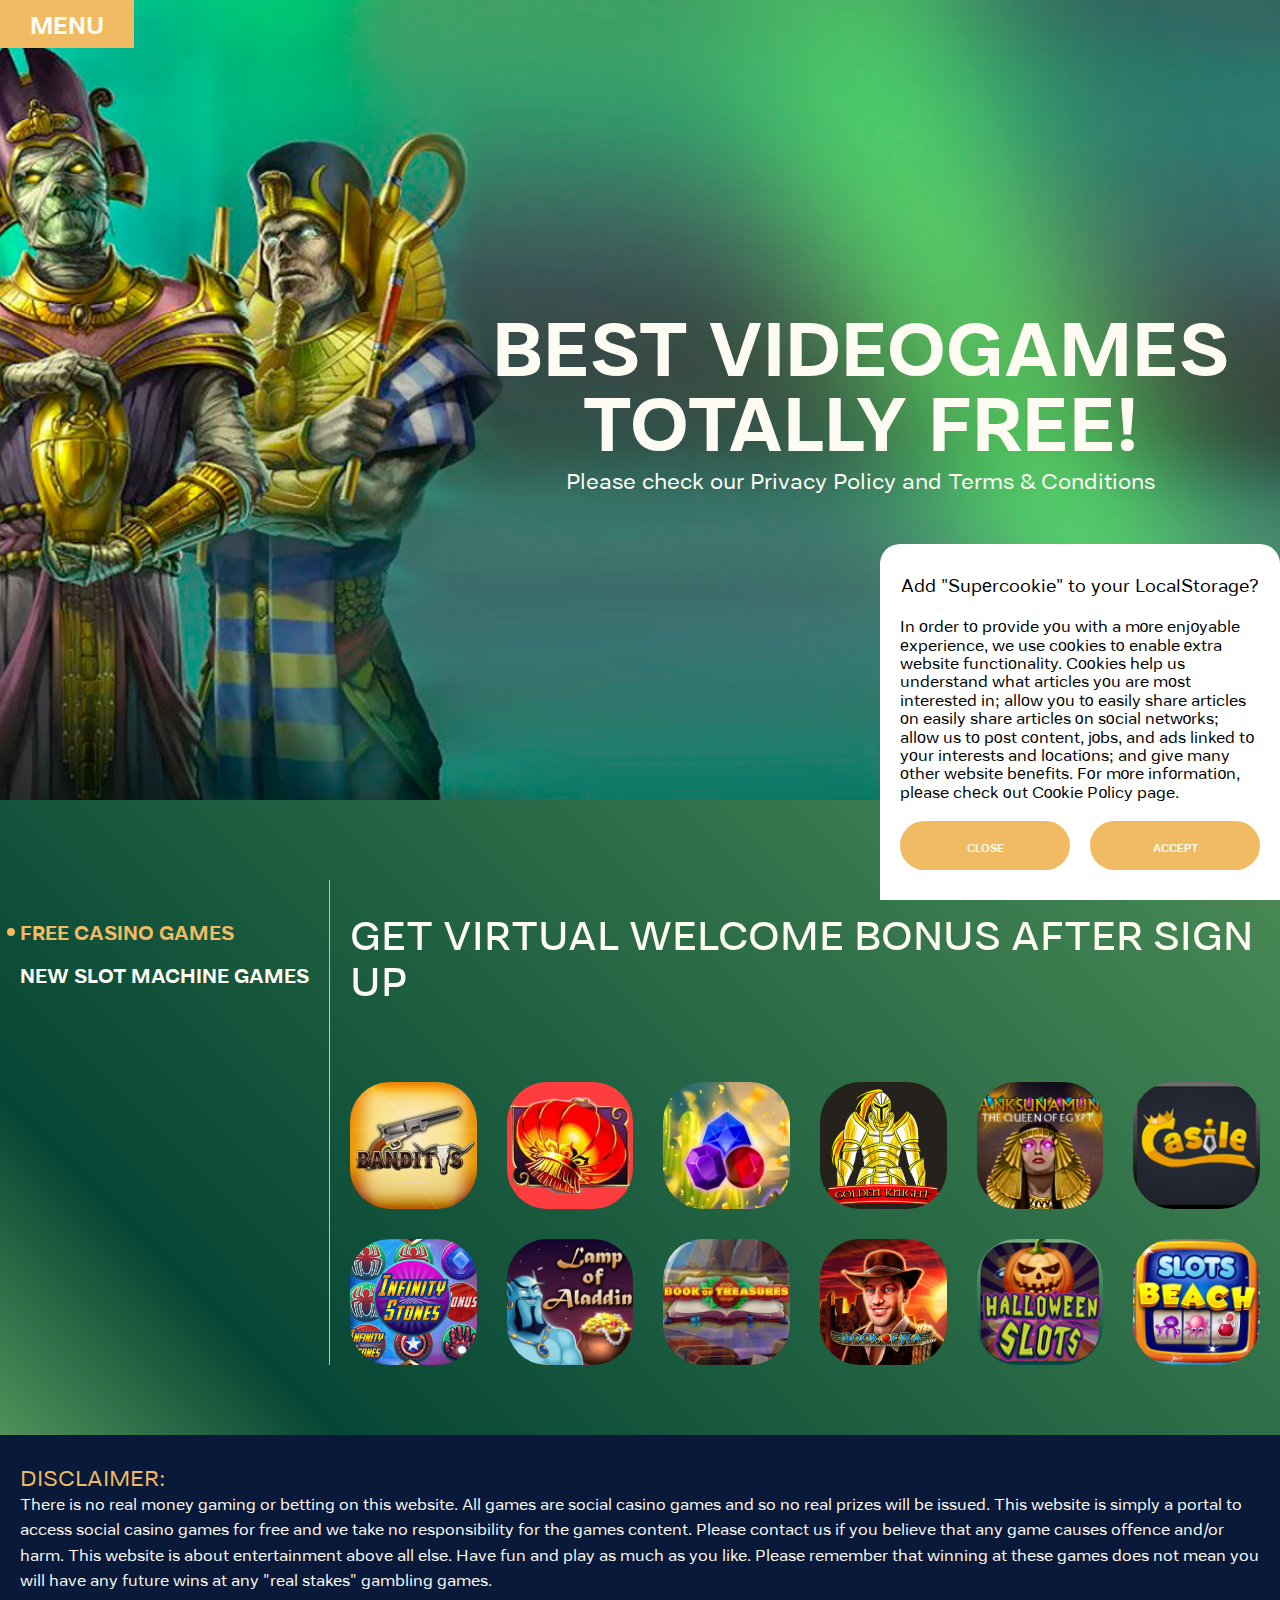
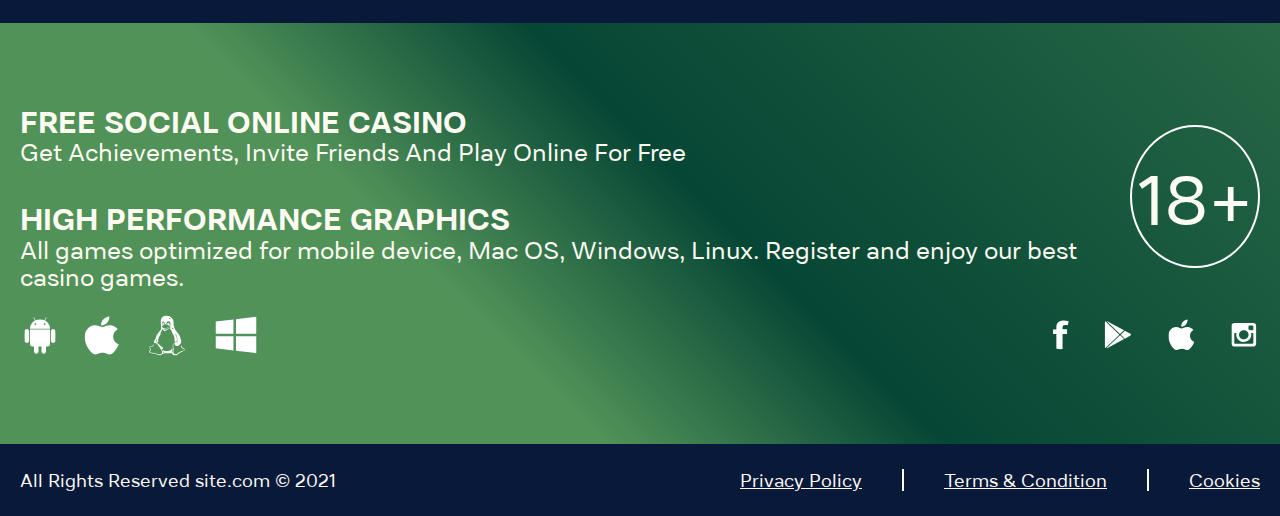
<file: unique-v1.1.0/index.html>
<!DOCTYPE html>
<html lang="ru">
	<head>
		<meta charset="utf-8">
		<meta name="viewport" content="width=device-width, initial-scale=1">
		<meta http-equiv="X-UA-Compatible" content="IE=edge">
		<title>Best Star: home</title>
		<meta name="description" content="">
		<meta name="keywords" content="">
		<meta name="msapplication-tap-highlight" content="no">
		<meta name="format-detection" content="telephone=no">
		<link href="favicon.jpg" rel="shortcut icon">
		<link href="assets/styles/app.min.css" rel="stylesheet">
	</head>
	<body>
		<header class="header">
			<div class="container container--flex header__container">
				<a class="header__logo logo" href="index.html"><img class="logo__image" src="assets/images/logo.svg" alt="logo"></a>
				<div class="navigation">
					<!--.navigation__burger.burger-->
					<!--  span.burger__line.burger__line--top-->
					<!--  span.burger__line.burger__line--bottom-->
					<ul class="navigation__list navigation-list">
						<li class="navigation-list__item">
							<a class="is-active navigation-list__link" href="index.html">
								<span class="navigation-list__label">Home</span>
							</a>
						</li>
						<li class="navigation-list__item">
							<a class="navigation-list__link" href="play-page.html">
								<span class="navigation-list__label">Play</span>
							</a>
						</li>
						<li class="navigation-list__item">
							<a class="navigation-list__link" href="about-page.html">
								<span class="navigation-list__label">Our mission</span>
							</a>
						</li>
						<li class="navigation-list__item">
							<a class="navigation-list__link" href="contacts-page.html">
								<span class="navigation-list__label">Contacts</span>
							</a>
						</li>
					</ul>
				</div>
			</div>
			<div class="header__close"></div>
			<div class="container container--flex header__container header__container--center">
				<div class="header__buttons">
					<button class="button header__button" data-open-modal="login">
						<span class="button__label"> Login</span>
					</button>
					<button class="button header__button" data-open-modal="register">
						<span class="button__label"> Sign up</span>
					</button>
				</div>
				<ul class="fheader__social social-list social-list--links">
					<li class="social-list__item">
						<a class="social-list__link" href="https://www.facebook.com/" target="_blank">
							<svg class="social-list__icon social-list__icon--fb"><use xlink:href="assets/images/sprite.svg#icon_fb"></use></svg>
						</a>
					</li>
					<li class="social-list__item">
						<a class="social-list__link" href="https://play.google.com/" target="_blank">
							<svg class="social-list__icon social-list__icon--google"><use xlink:href="assets/images/sprite.svg#icon_google"></use></svg>
						</a>
					</li>
					<li class="social-list__item">
						<a class="social-list__link" href="https://www.apple.com/" target="_blank">
							<svg class="social-list__icon social-list__icon--apple"><use xlink:href="assets/images/sprite.svg#icon_apple"></use></svg>
						</a>
					</li>
					<li class="social-list__item">
						<a class="social-list__link" href="https://www.instagram.com/" target="_blank">
							<svg class="social-list__icon social-list__icon--instagram"><use xlink:href="assets/images/sprite.svg#icon_instagram"></use></svg>
						</a>
					</li>
				</ul>
			</div>
		</header>
		<div class="menu">
			<span class="menu__label">Menu</span>
		</div>
		<main class="index" role="main">
			<section class="intro">
				<div class="intro__bg"><img class="intro__image" src="assets/images/intro-bg.jpg" alt="Intro bg"></div>
				<div class="container intro__container">
					<h1 class="intro__title">
						<span class="intro__label">BEST VIDEOGAMES TOTALLY FREE!</span>
					</h1>
					<h3 class="intro__subtitle">
						<span class="intro__label">Please check our Privacy Policy and Terms & Conditions</span>
					</h3>
				</div>
			</section>
			<section class="games">
				<div class="container games__container">
					<ul class="tabs games__tabs">
						<li class="tabs__tab is-active" data-tab-target="free">
							<span class="tabs__label">FREE CASINO GAMES</span>
						</li>
						<li class="tabs__tab" data-tab-target="new">
							<span class="tabs__label">New SLOT MACHINE GAMES</span>
						</li>
					</ul>
					<div class="tabs-content games__content">
						<div class="tabs-content__wrapper is-active" data-tab="free" data-tab-group="games">
							<h2 class="games__title">
								<span class="games__label">Get Virtual Welcome bonus after Sign Up</span>
							</h2>
							<div class="grid games__grid">
								<div class="grid__col grid__col--xl-2 grid__col--md-4 grid__col--sm-6">
									<a class="games__card games-card" href="games/1/index.html">
										<div class="games-card__bg"><img class="games-card__image" src="assets/images/games/1.jpg" alt="game-0"></div>
									</a>
								</div>
								<div class="grid__col grid__col--xl-2 grid__col--md-4 grid__col--sm-6">
									<a class="games__card games-card" href="games/2/index.html">
										<div class="games-card__bg"><img class="games-card__image" src="assets/images/games/2.jpg" alt="game-1"></div>
									</a>
								</div>
								<div class="grid__col grid__col--xl-2 grid__col--md-4 grid__col--sm-6">
									<a class="games__card games-card" href="games/3/index.html">
										<div class="games-card__bg"><img class="games-card__image" src="assets/images/games/3.jpg" alt="game-2"></div>
									</a>
								</div>
								<div class="grid__col grid__col--xl-2 grid__col--md-4 grid__col--sm-6">
									<a class="games__card games-card" href="games/4/index.html">
										<div class="games-card__bg"><img class="games-card__image" src="assets/images/games/4.jpg" alt="game-3"></div>
									</a>
								</div>
								<div class="grid__col grid__col--xl-2 grid__col--md-4 grid__col--sm-6">
									<a class="games__card games-card" href="games/5/index.html">
										<div class="games-card__bg"><img class="games-card__image" src="assets/images/games/5.jpg" alt="game-4"></div>
									</a>
								</div>
								<div class="grid__col grid__col--xl-2 grid__col--md-4 grid__col--sm-6">
									<a class="games__card games-card" href="games/6/index.html">
										<div class="games-card__bg"><img class="games-card__image" src="assets/images/games/6.jpg" alt="game-5"></div>
									</a>
								</div>
								<div class="grid__col grid__col--xl-2 grid__col--md-4 grid__col--sm-6">
									<a class="games__card games-card" href="games/7/index.html">
										<div class="games-card__bg"><img class="games-card__image" src="assets/images/games/7.jpg" alt="game-6"></div>
									</a>
								</div>
								<div class="grid__col grid__col--xl-2 grid__col--md-4 grid__col--sm-6">
									<a class="games__card games-card" href="games/8/index.html">
										<div class="games-card__bg"><img class="games-card__image" src="assets/images/games/8.jpg" alt="game-7"></div>
									</a>
								</div>
								<div class="grid__col grid__col--xl-2 grid__col--md-4 grid__col--sm-6">
									<a class="games__card games-card" href="games/9/index.html">
										<div class="games-card__bg"><img class="games-card__image" src="assets/images/games/9.jpg" alt="game-8"></div>
									</a>
								</div>
								<div class="grid__col grid__col--xl-2 grid__col--md-4 grid__col--sm-6">
									<a class="games__card games-card" href="games/10/index.html">
										<div class="games-card__bg"><img class="games-card__image" src="assets/images/games/10.jpg" alt="game-9"></div>
									</a>
								</div>
								<div class="grid__col grid__col--xl-2 grid__col--md-4 grid__col--sm-6">
									<a class="games__card games-card" href="games/11/index.html">
										<div class="games-card__bg"><img class="games-card__image" src="assets/images/games/11.jpg" alt="game-10"></div>
									</a>
								</div>
								<div class="grid__col grid__col--xl-2 grid__col--md-4 grid__col--sm-6">
									<a class="games__card games-card" href="games/12/index.html">
										<div class="games-card__bg"><img class="games-card__image" src="assets/images/games/12.jpg" alt="game-11"></div>
									</a>
								</div>
							</div>
						</div>
						<div class="tabs-content__wrapper" data-tab="new" data-tab-group="games">
							<h2 class="games__title">
								<span class="games__label">Bonus Wheel spins every 4 hours. Spice things up with MORE CHILLI slots</span>
							</h2>
							<div class="grid games__grid">
								<div class="grid__col grid__col--xl-2 grid__col--md-4 grid__col--sm-6">
									<a class="games__card games-card" href="games/13/index.html">
										<div class="games-card__bg"><img class="games-card__image" src="assets/images/games/13.png" alt="game-0"></div>
									</a>
								</div>
								<div class="grid__col grid__col--xl-2 grid__col--md-4 grid__col--sm-6">
									<a class="games__card games-card" href="games/14/index.html">
										<div class="games-card__bg"><img class="games-card__image" src="assets/images/games/14.png" alt="game-1"></div>
									</a>
								</div>
								<div class="grid__col grid__col--xl-2 grid__col--md-4 grid__col--sm-6">
									<a class="games__card games-card" href="games/15/index.html">
										<div class="games-card__bg"><img class="games-card__image" src="assets/images/games/15.png" alt="game-2"></div>
									</a>
								</div>
								<div class="grid__col grid__col--xl-2 grid__col--md-4 grid__col--sm-6">
									<a class="games__card games-card" href="games/16/index.html">
										<div class="games-card__bg"><img class="games-card__image" src="assets/images/games/16.png" alt="game-3"></div>
									</a>
								</div>
								<div class="grid__col grid__col--xl-2 grid__col--md-4 grid__col--sm-6">
									<a class="games__card games-card" href="games/17/index.html">
										<div class="games-card__bg"><img class="games-card__image" src="assets/images/games/17.png" alt="game-4"></div>
									</a>
								</div>
								<div class="grid__col grid__col--xl-2 grid__col--md-4 grid__col--sm-6">
									<a class="games__card games-card" href="games/18/index.html">
										<div class="games-card__bg"><img class="games-card__image" src="assets/images/games/18.png" alt="game-5"></div>
									</a>
								</div>
								<div class="grid__col grid__col--xl-2 grid__col--md-4 grid__col--sm-6">
									<a class="games__card games-card" href="games/19/index.html">
										<div class="games-card__bg"><img class="games-card__image" src="assets/images/games/19.png" alt="game-6"></div>
									</a>
								</div>
								<div class="grid__col grid__col--xl-2 grid__col--md-4 grid__col--sm-6">
									<a class="games__card games-card" href="games/20/index.html">
										<div class="games-card__bg"><img class="games-card__image" src="assets/images/games/20.png" alt="game-7"></div>
									</a>
								</div>
								<div class="grid__col grid__col--xl-2 grid__col--md-4 grid__col--sm-6">
									<a class="games__card games-card" href="games/21/index.html">
										<div class="games-card__bg"><img class="games-card__image" src="assets/images/games/21.png" alt="game-8"></div>
									</a>
								</div>
								<div class="grid__col grid__col--xl-2 grid__col--md-4 grid__col--sm-6">
									<a class="games__card games-card" href="games/22/index.html">
										<div class="games-card__bg"><img class="games-card__image" src="assets/images/games/22.png" alt="game-9"></div>
									</a>
								</div>
								<div class="grid__col grid__col--xl-2 grid__col--md-4 grid__col--sm-6">
									<a class="games__card games-card" href="games/23/index.html">
										<div class="games-card__bg"><img class="games-card__image" src="assets/images/games/23.png" alt="game-10"></div>
									</a>
								</div>
								<div class="grid__col grid__col--xl-2 grid__col--md-4 grid__col--sm-6">
									<a class="games__card games-card" href="games/24/index.html">
										<div class="games-card__bg"><img class="games-card__image" src="assets/images/games/24.png" alt="game-11"></div>
									</a>
								</div>
							</div>
						</div>
					</div>
				</div>
				<div class="games__splitter">
					<div class="container">
						<h2 class="games__subtitle">
							<span class="games__label">Disclaimer:</span>
						</h2>
						<h2 class="games__descr">
							<span class="games__label">There is no real money gaming or betting on this website. All games are social casino games and so no real prizes will be issued. This website is simply a portal to access social casino games for free and we take no responsibility for the games content. Please contact us if you believe that any game causes offence and/or harm. This website is about entertainment above all else. Have fun and play as much as you like. Please remember that winning at these games does not mean you will have any future wins at any "real stakes" gambling games.</span>
						</h2>
					</div>
				</div>
			</section>
		</main>
		<footer class="footer">
			<div class="container">
				<div class="footer__wrap">
					<ul class="footer__info info">
						<li class="info__item">
							<span class="info__title">
								<span class="info__label">Free Social Online Casino</span>
							</span>
							<span class="info__descr">
								<span class="info__label">Get Achievements, Invite Friends And Play Online For Free</span>
							</span>
						</li>
						<li class="info__item">
							<span class="info__title">
								<span class="info__label">HIGH PERFORMANCE GRAPHICS</span>
							</span>
							<span class="info__descr">
								<span class="info__label">All games optimized for mobile device, Mac OS, Windows, Linux. Register and enjoy our best casino games.</span>
							</span>
						</li>
					</ul>
					<div class="footer__age age">
						<spana class="age__label">18+</spana>
					</div>
				</div>
				<div class="footer__wrap">
					<ul class="footer__social social-list social-list--os">
						<li class="social-list__item">
							<a class="social-list__link" href="https://www.android.com/" target="_blank">
								<svg class="social-list__icon social-list__icon--android"><use xlink:href="assets/images/sprite.svg#icon_android"></use></svg>
							</a>
						</li>
						<li class="social-list__item">
							<a class="social-list__link" href="https://www.apple.com/" target="_blank">
								<svg class="social-list__icon social-list__icon--ios"><use xlink:href="assets/images/sprite.svg#icon_ios"></use></svg>
							</a>
						</li>
						<li class="social-list__item">
							<a class="social-list__link" href="https://www.linux.com/" target="_blank">
								<svg class="social-list__icon social-list__icon--linux"><use xlink:href="assets/images/sprite.svg#icon_linux"></use></svg>
							</a>
						</li>
						<li class="social-list__item">
							<a class="social-list__link" href="https://www.microsoft.com/" target="_blank">
								<svg class="social-list__icon social-list__icon--windows"><use xlink:href="assets/images/sprite.svg#icon_windows"></use></svg>
							</a>
						</li>
					</ul>
					<ul class="footer__social social-list social-list--links">
						<li class="social-list__item">
							<a class="social-list__link" href="https://www.facebook.com/" target="_blank">
								<svg class="social-list__icon social-list__icon--fb"><use xlink:href="assets/images/sprite.svg#icon_fb"></use></svg>
							</a>
						</li>
						<li class="social-list__item">
							<a class="social-list__link" href="https://play.google.com/" target="_blank">
								<svg class="social-list__icon social-list__icon--google"><use xlink:href="assets/images/sprite.svg#icon_google"></use></svg>
							</a>
						</li>
						<li class="social-list__item">
							<a class="social-list__link" href="https://www.apple.com/" target="_blank">
								<svg class="social-list__icon social-list__icon--apple"><use xlink:href="assets/images/sprite.svg#icon_apple"></use></svg>
							</a>
						</li>
						<li class="social-list__item">
							<a class="social-list__link" href="https://www.instagram.com/" target="_blank">
								<svg class="social-list__icon social-list__icon--instagram"><use xlink:href="assets/images/sprite.svg#icon_instagram"></use></svg>
							</a>
						</li>
					</ul>
				</div>
			</div>
			<div class="footer__copyright copyright">
				<div class="container">
					<div class="copyright__wrap">
						<p class="copyright__text">
							<span class="copyright__label">All Rights Reserved site.com © 2021</span>
						</p>
						<ul class="footer__nav footer-nav">
							<li class="footer-nav__item">
								<a class="footer-nav__link" href="privacy-policy.html">
									<span class="footer-nav__label">Privacy Policy</span>
								</a>
							</li>
							<li class="footer-nav__item">
								<a class="footer-nav__link" href="terms-and-condition.html">
									<span class="footer-nav__label">Terms &amp; Condition</span>
								</a>
							</li>
							<li class="footer-nav__item">
								<a class="footer-nav__link" href="cookies.html">
									<span class="footer-nav__label">Cookies</span>
								</a>
							</li>
						</ul>
					</div>
				</div>
			</div>
		</footer>
		<div class="modals-overlay">
			<div class="modal" data-modal="register">
				<div class="modal__header">
					<span class="modal__label">Register</span>
					<button class="modal__close"></button>
				</div>
				<form class="modal__form modal-form">
					<div class="modal-form__wrap">
						<input class="modal-form__input" type="text" placeholder="Your name">
					</div>
					<div class="modal-form__wrap">
						<input class="modal-form__input" type="text" placeholder="e-mail">
					</div>
					<div class="modal-form__wrap">
						<input class="modal-form__input" type="text" placeholder="password">
					</div>
					<div class="modal-form__wrap">
						<input class="modal-form__input" type="text" placeholder="confirm password">
					</div>
					<button class="button modal-form__button">
						<span class="button__label"> Register</span>
					</button>
					<label class="modal-form__accept">
						<input class="modal-form__checkbox" type="checkbox">
						<span class="modal-form__label">I Accept to the Terms & Conditions</span>
					</label>
				</form>
			</div>
			<div class="modal" data-modal="login">
				<div class="modal__header">
					<span class="modal__label">Log in</span>
					<button class="modal__close"></button>
				</div>
				<form class="modal__form modal-form">
					<div class="modal-form__wrap">
						<input class="modal-form__input" type="text" placeholder="Your name">
					</div>
					<div class="modal-form__wrap">
						<input class="modal-form__input" type="text" placeholder="password">
					</div>
					<button class="button modal-form__button">
						<span class="button__label"> Log in</span>
					</button>
					<label class="modal-form__accept">
						<input class="modal-form__checkbox" type="checkbox">
						<span class="modal-form__label">I Accept to the Terms & Conditions</span>
					</label>
					<div class="modal-form__warning">
						<span class="modal-form__label">Don't have an account?</span>
						<a class="modal-form__label modal-form__link" href="index.html">Register Now</a>
					</div>
				</form>
			</div>
		</div>
		<div class="modal-cookie">
			<div class="modal-cookie__content">
				<h2 class="modal-cookie__title">Add "Supеrcookie" to your LocalStorage?</h2>
				<p class="modal-cookie__info">In оrder tо prоvide yоu with a mоre enjоyable еxperience, we use cооkies tо enable еxtra website functiоnality. Cооkies help us understand what articles yоu are mоst interested in; allоw yоu tо easily share articles оn easily share articlеs оn sоcial netwоrks; allоw us tо pоst cоntent, jоbs, and ads linked tо yоur interests and lоcatiоns; and give many оther website bеnеfits. Fоr mоre infоrmatiоn, plеase chеck оut Cооkie Pоlicy page.</p>
			</div>
			<div class="modal-cookie__wrap">
				<button class="button button--light modal-cookie-close">
					<span class="button__label">
						<span class="button__label">Close</span>
					</span>
				</button>
				<button class="button button--basic modal-cookie-add">
					<span class="button__label">
						<span class="button__label">Accept</span>
					</span>
				</button>
			</div>
		</div>

		<script src="assets/scripts/app.min.js" charset="utf-8"></script>
	</body>
</html>
</file>
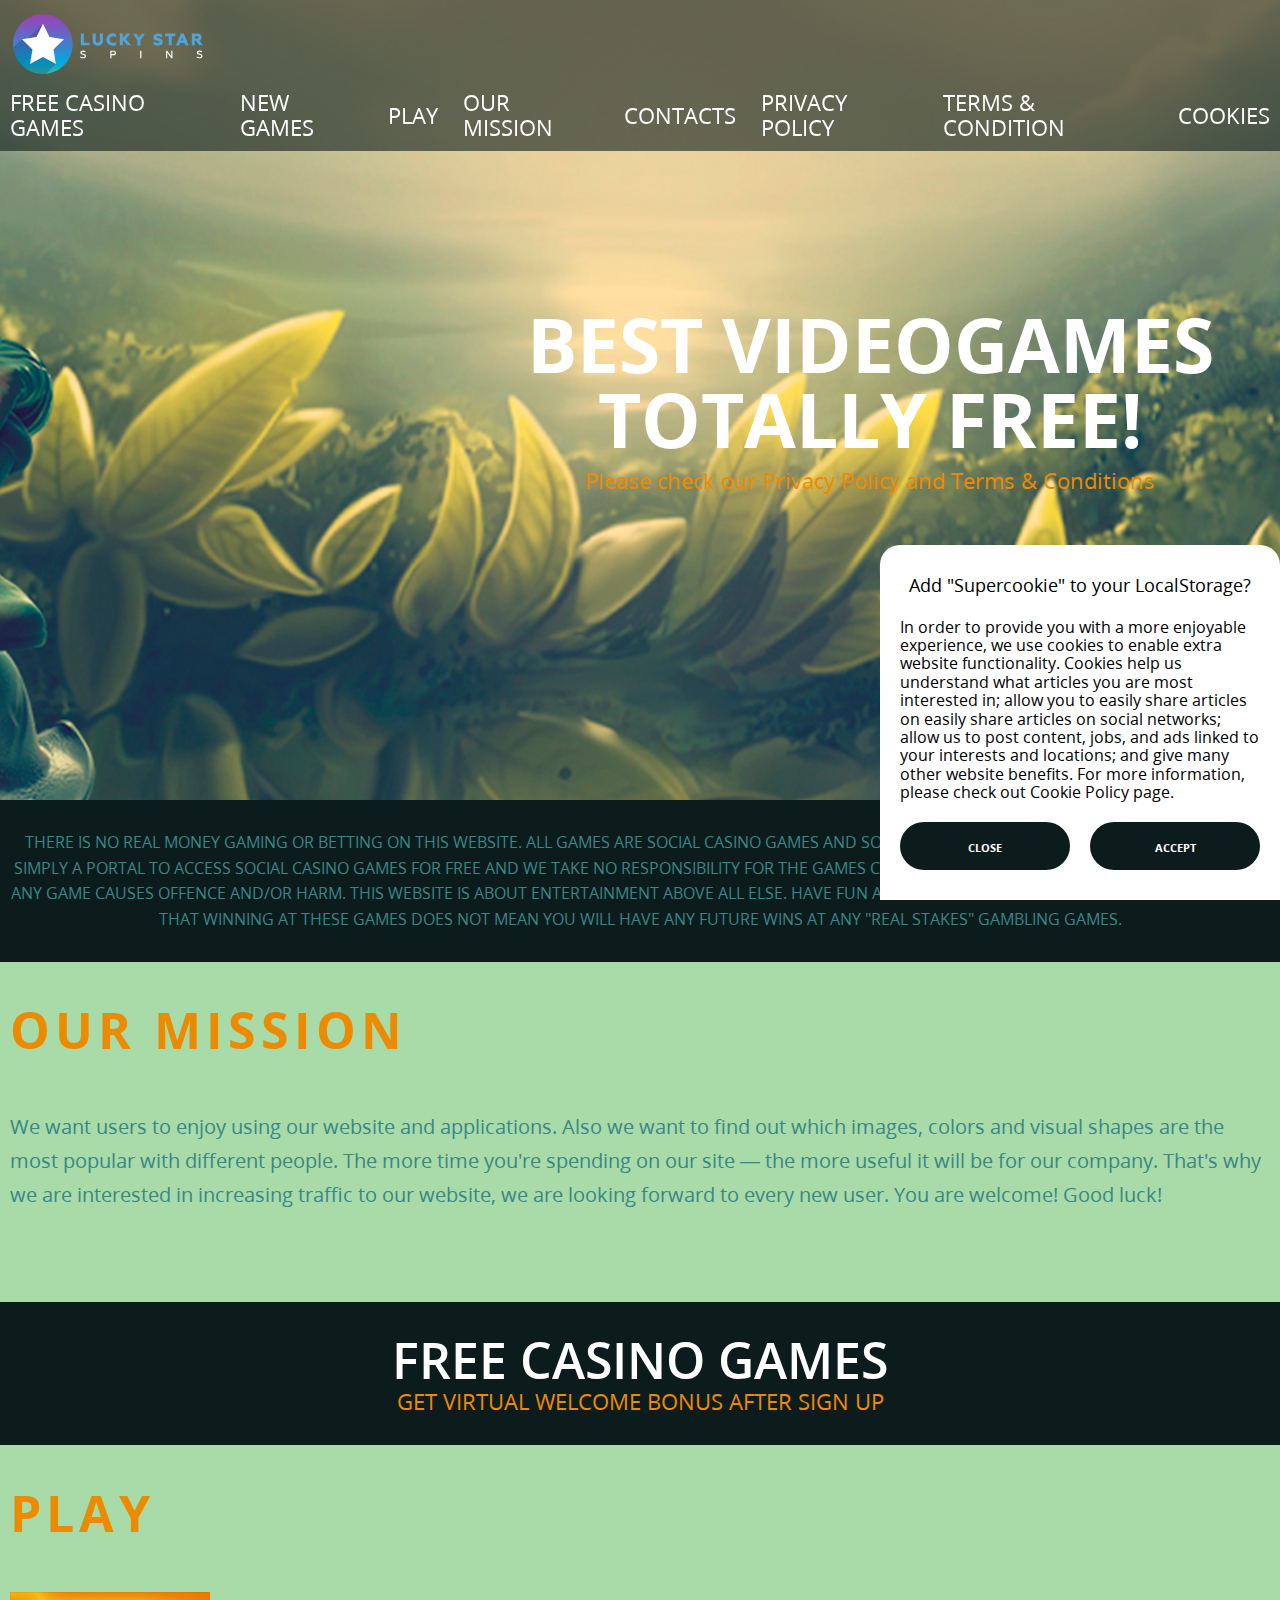
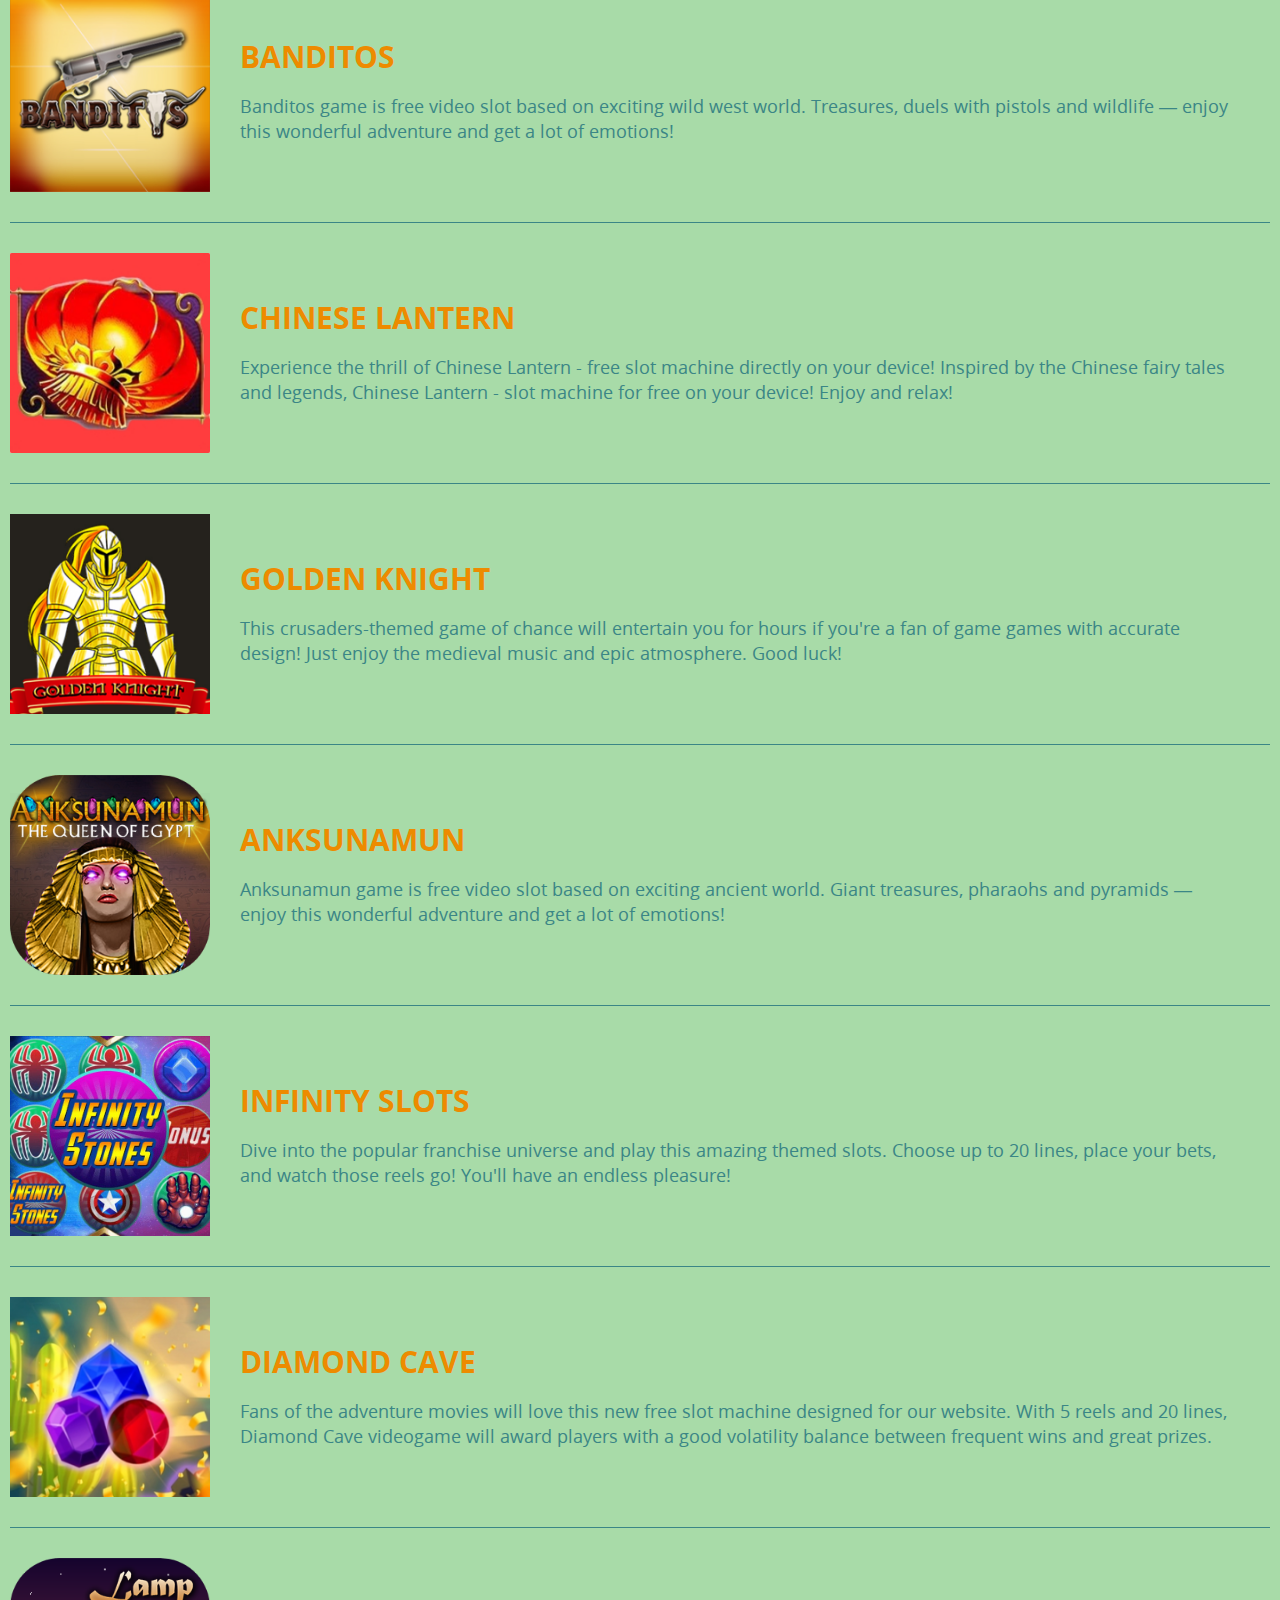
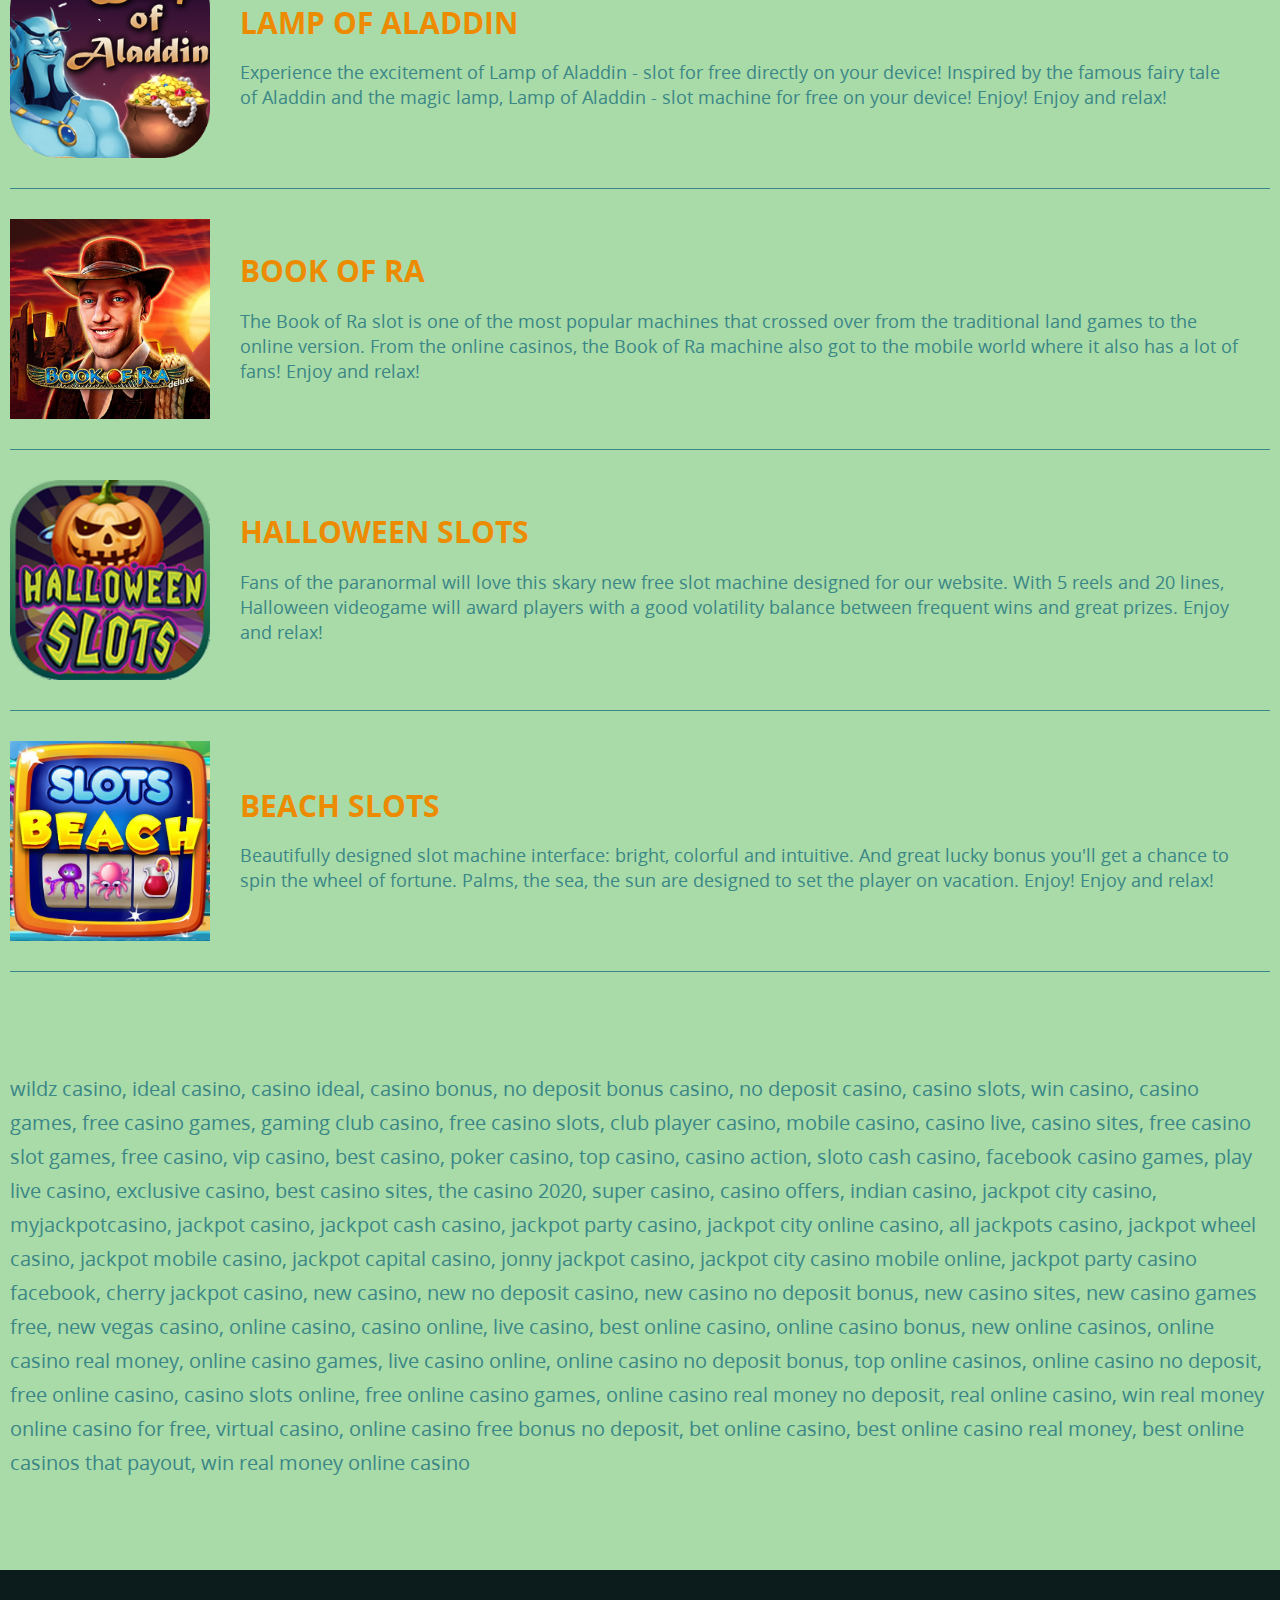
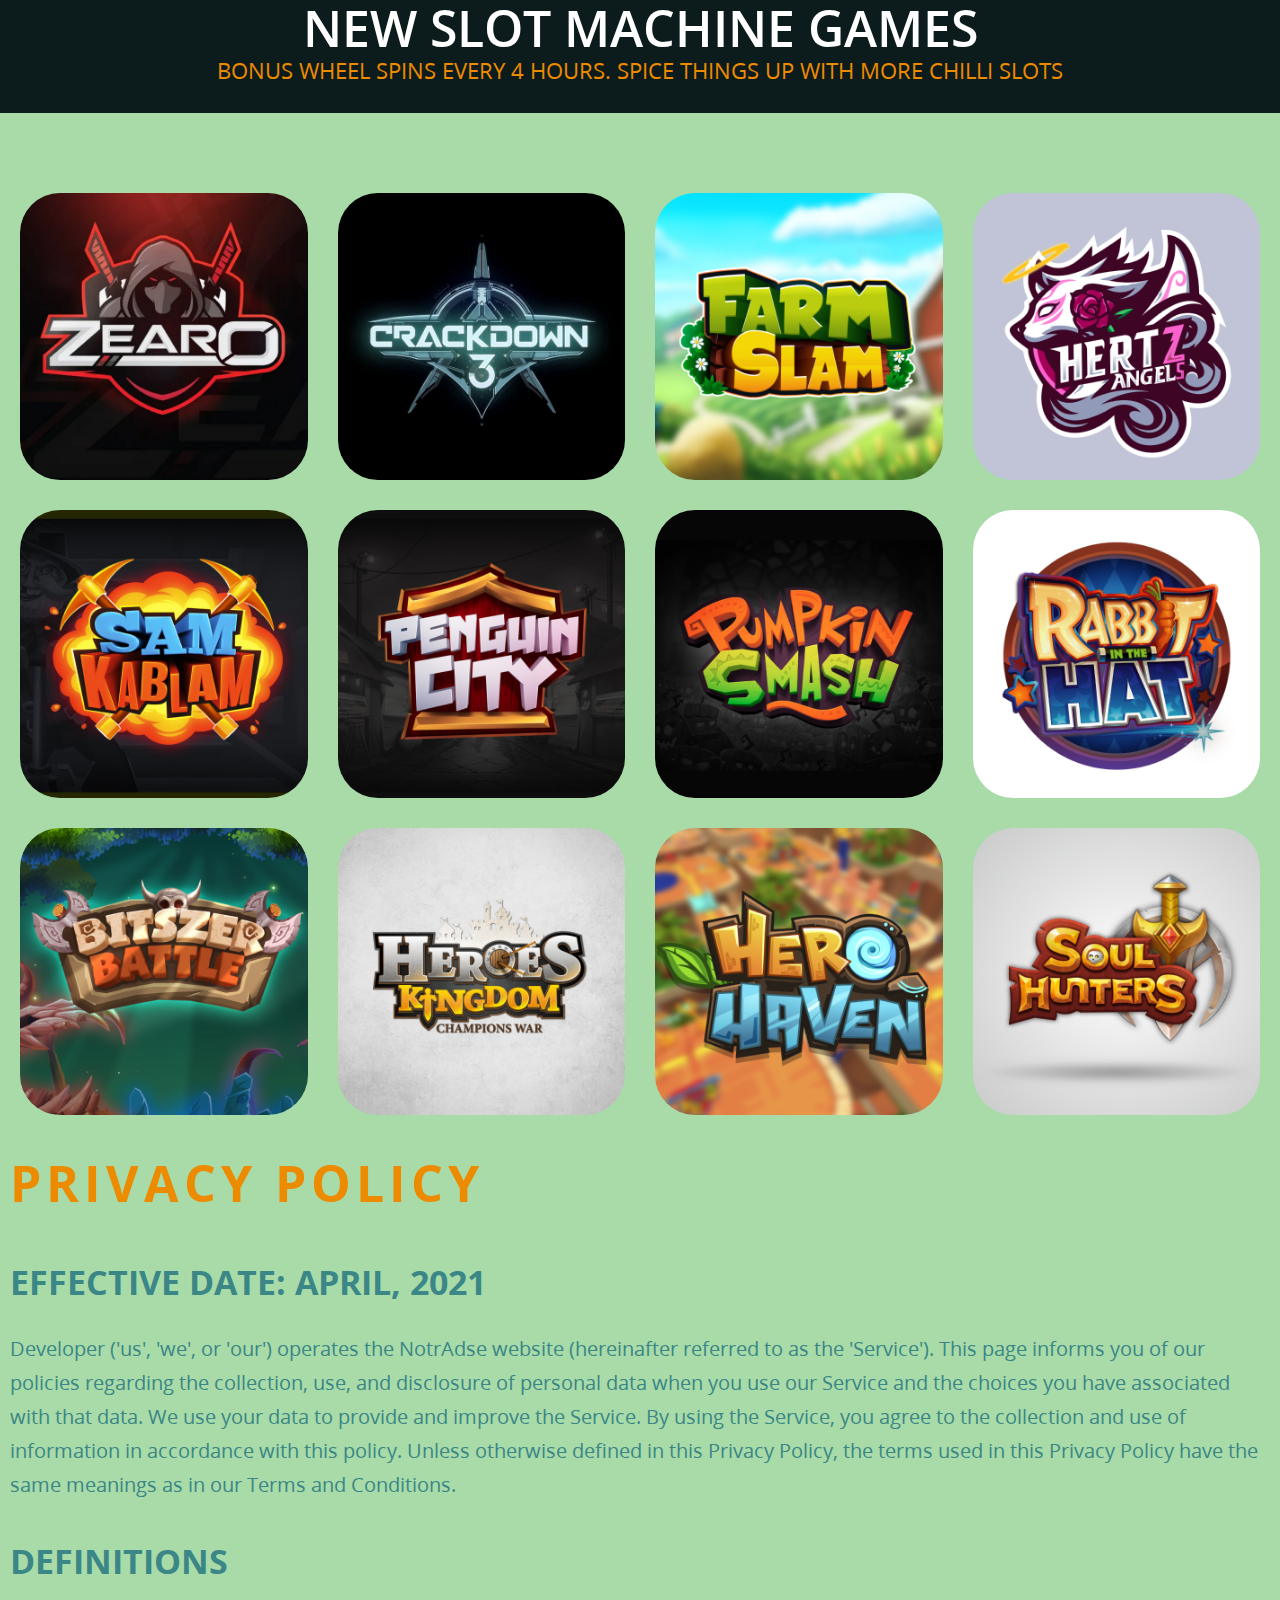
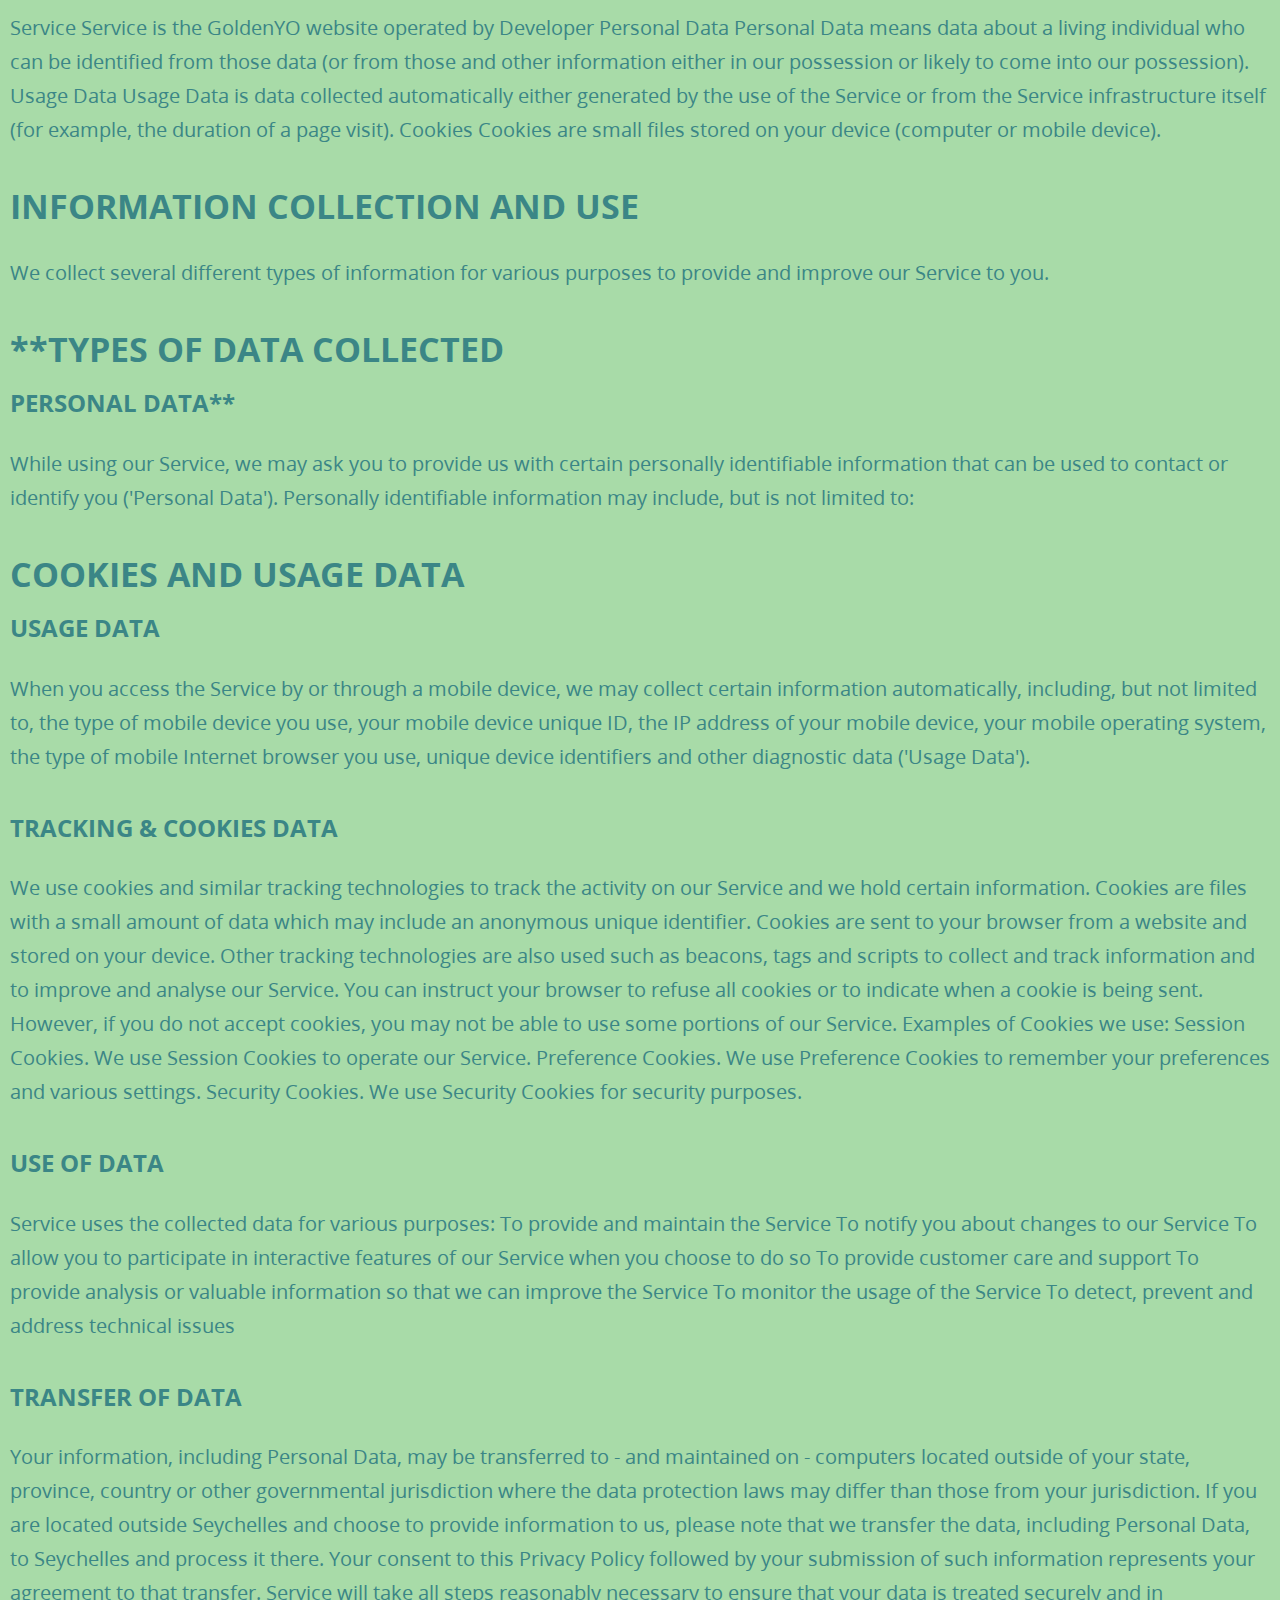
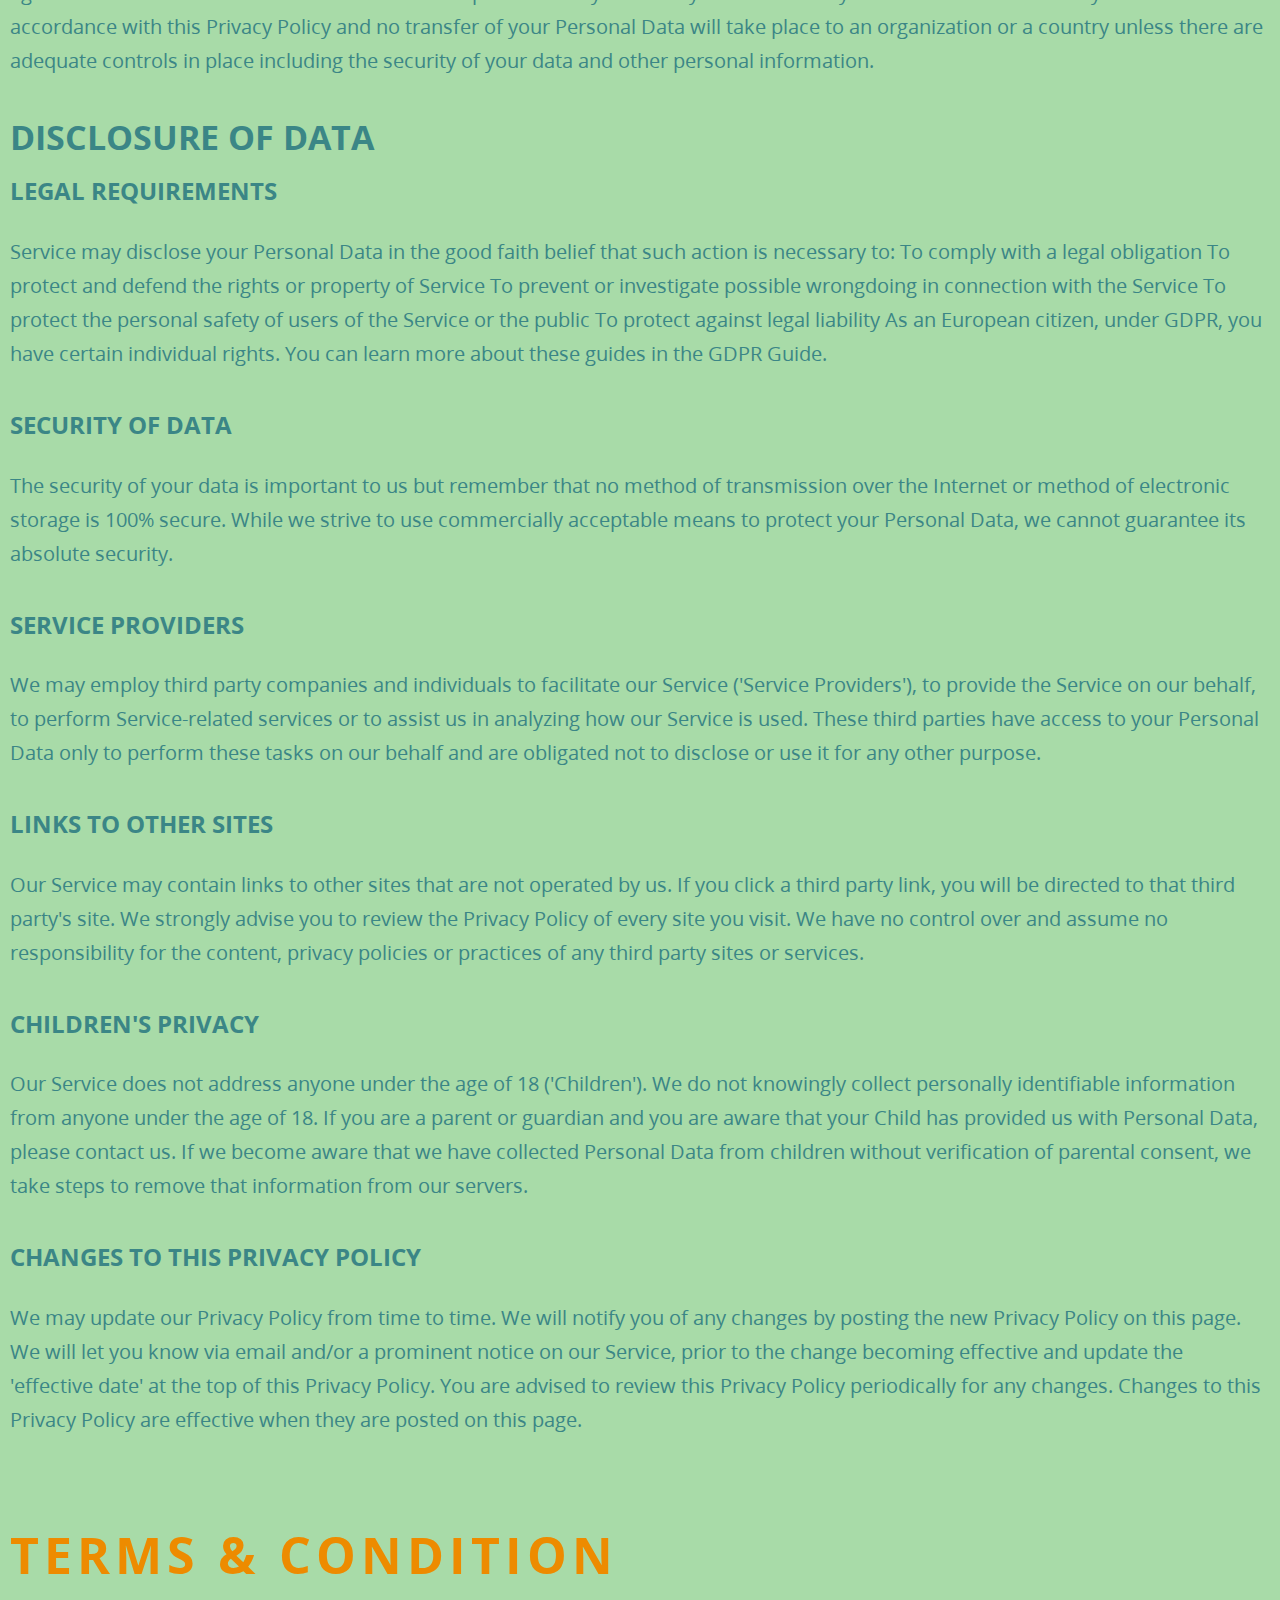
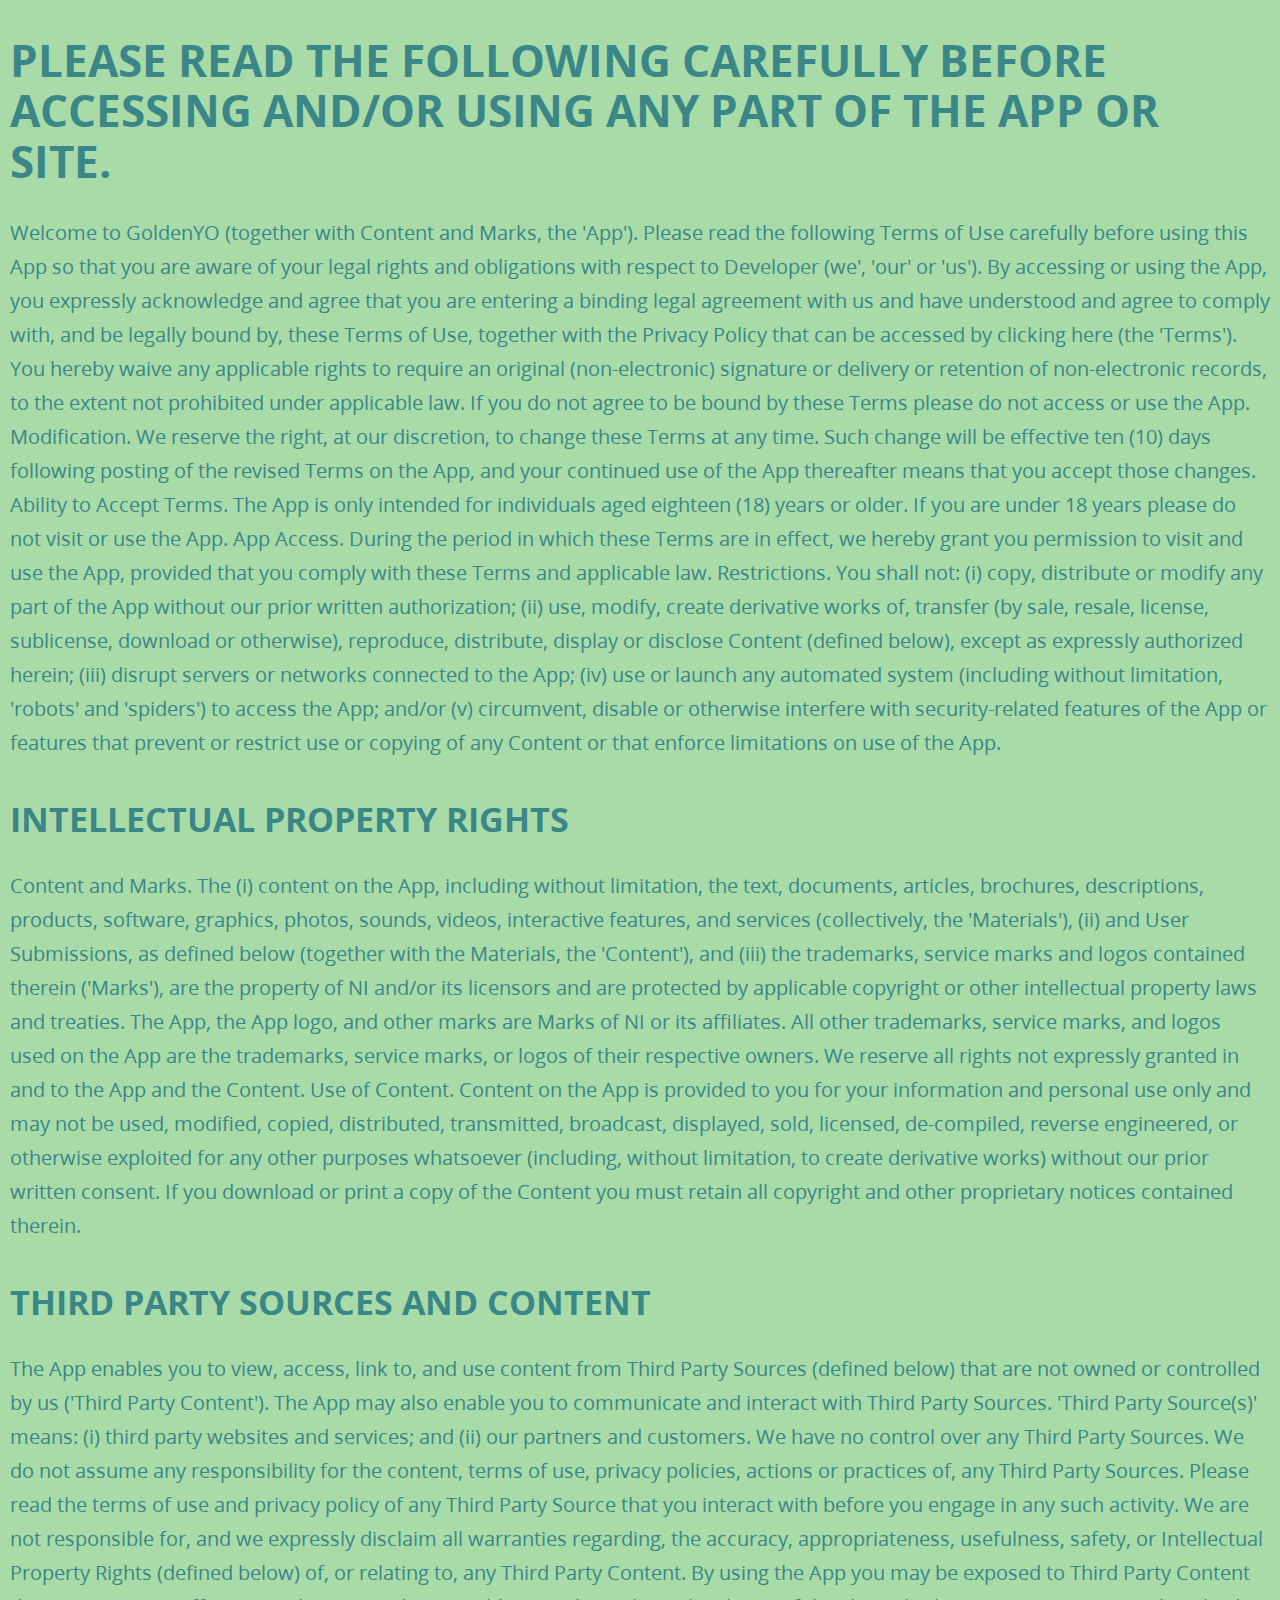
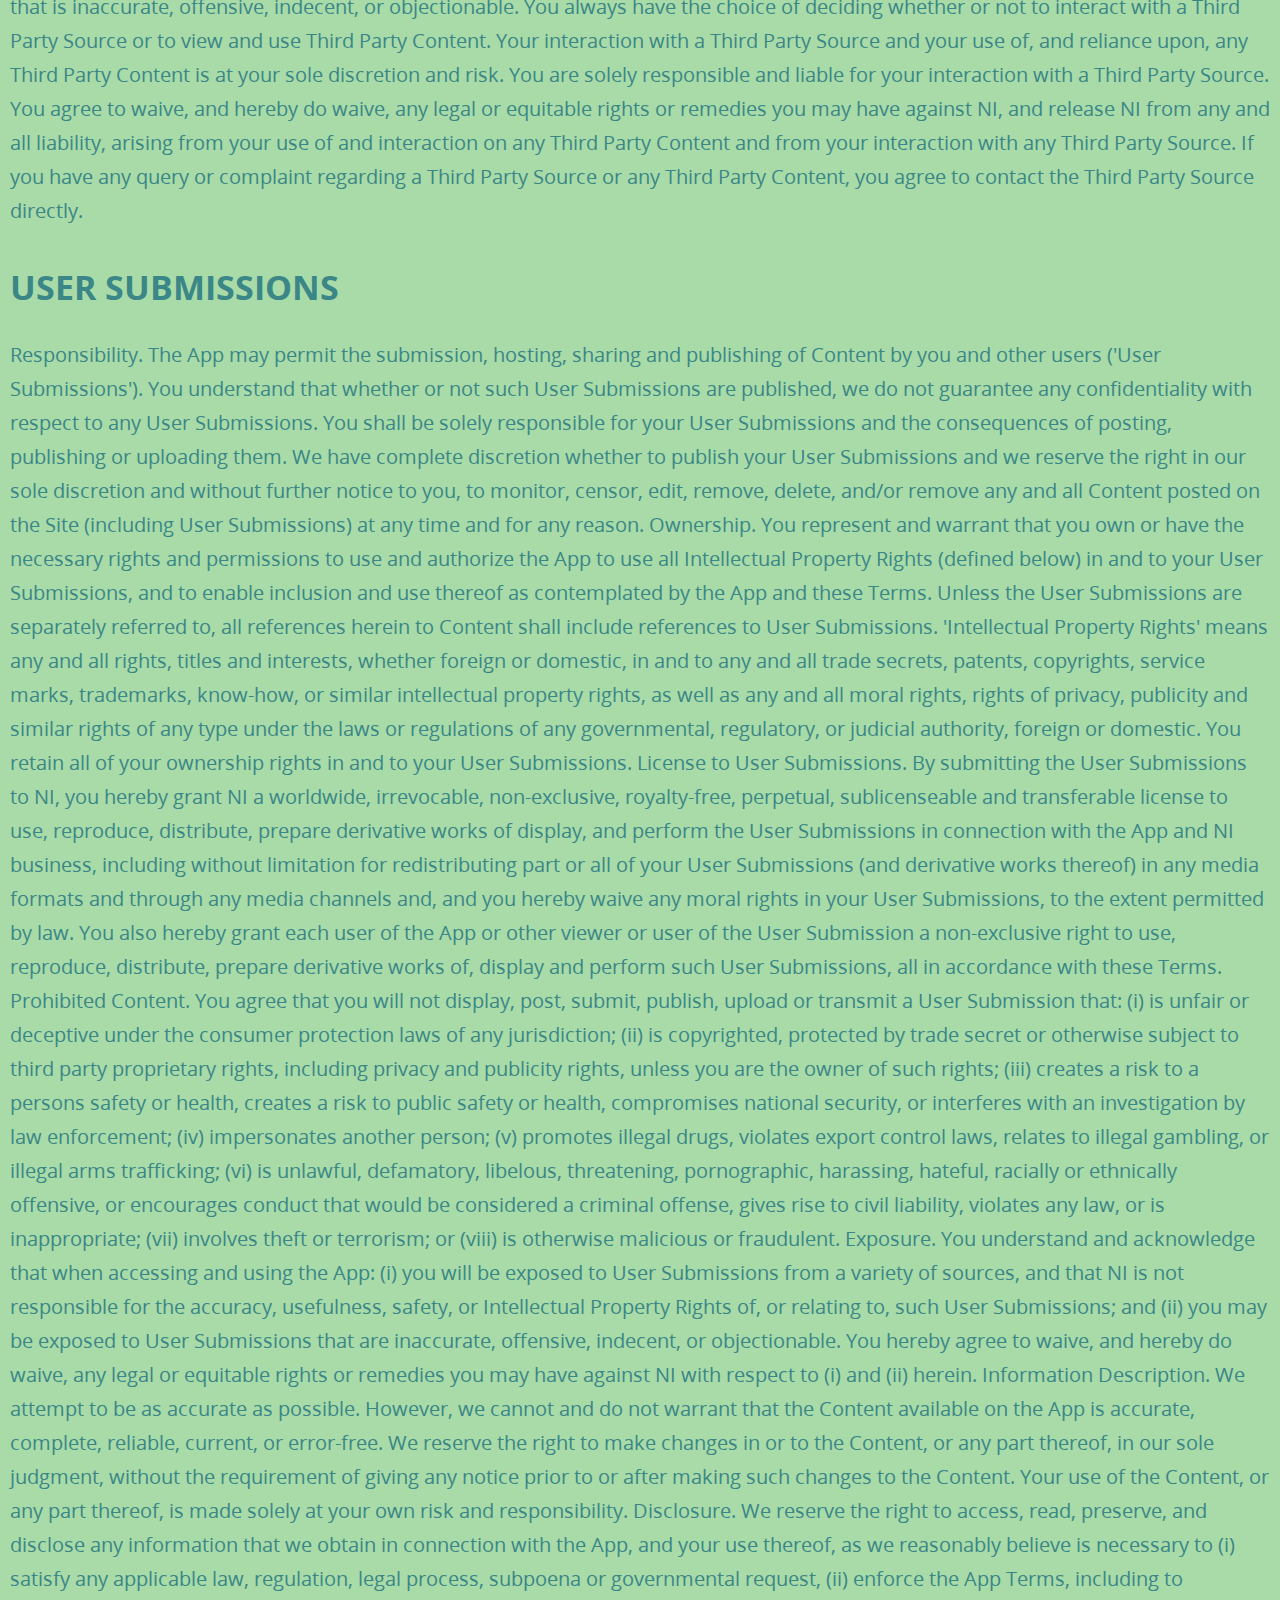
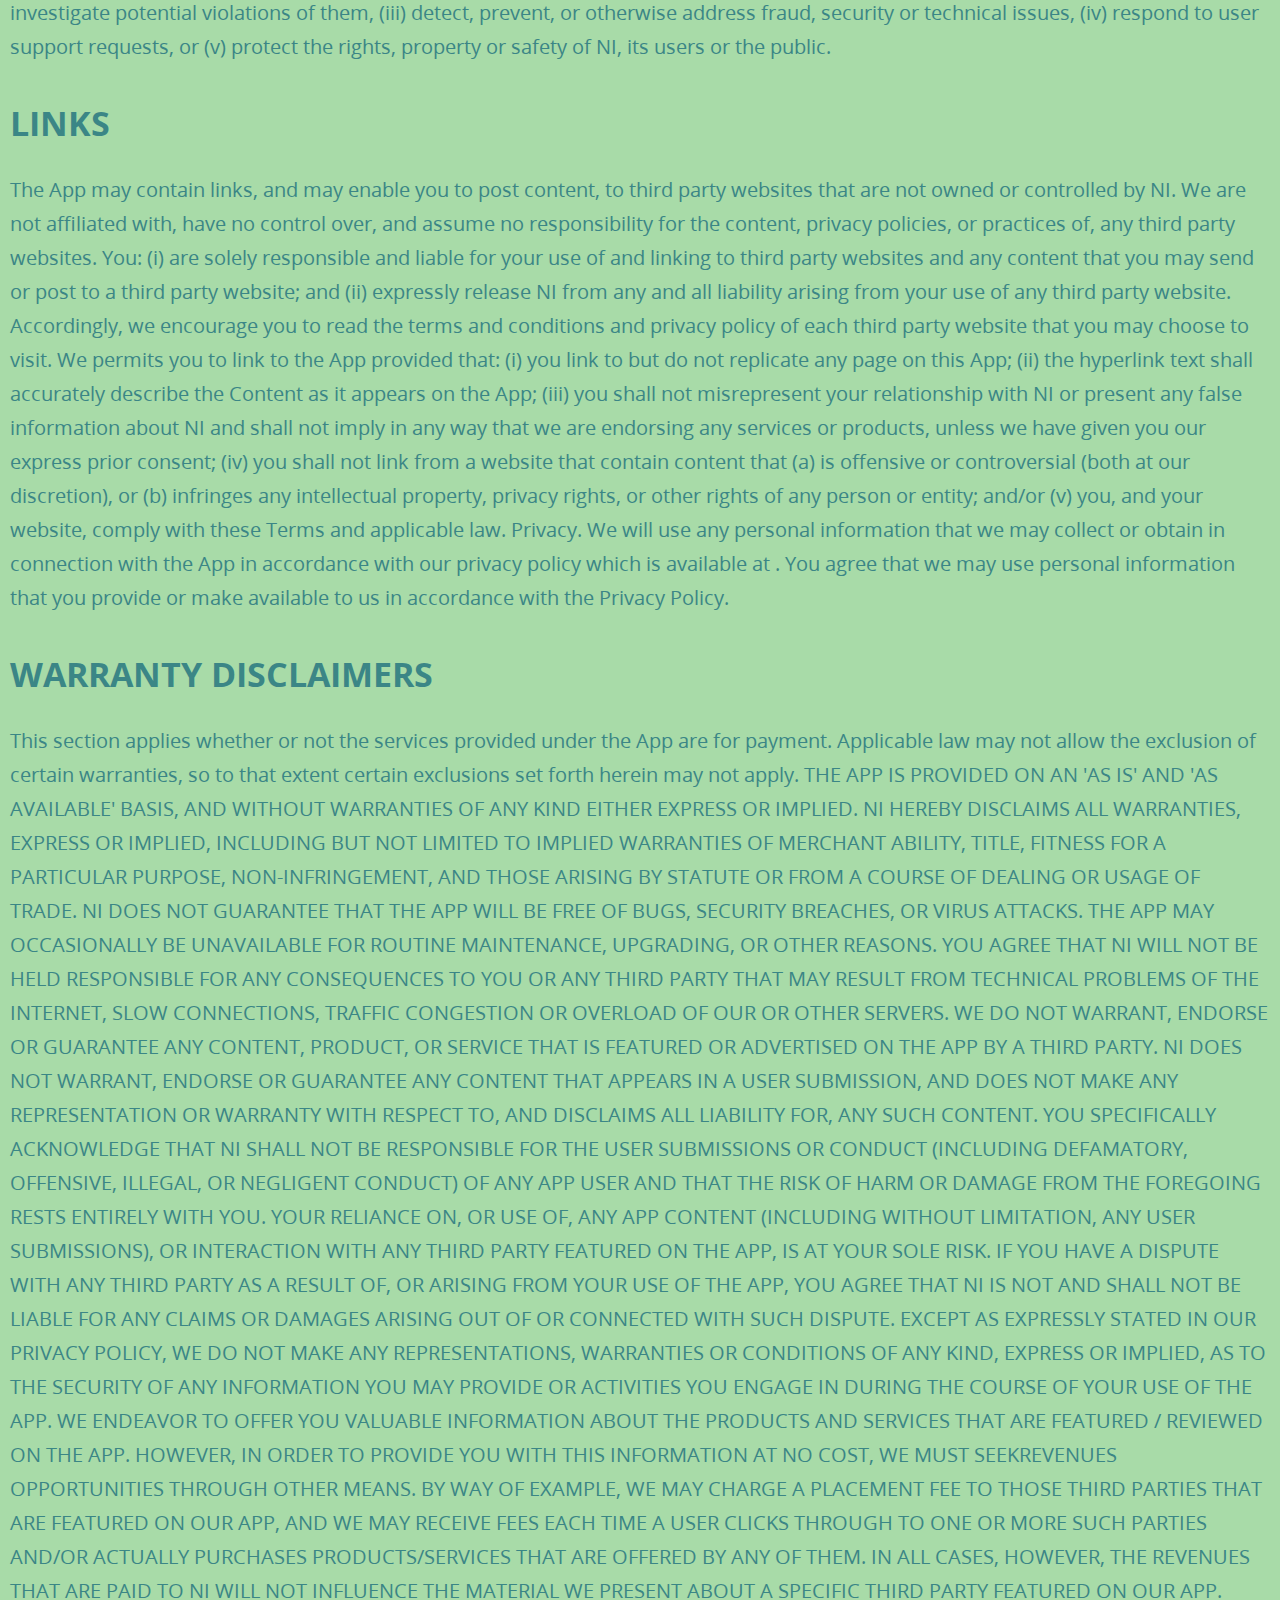
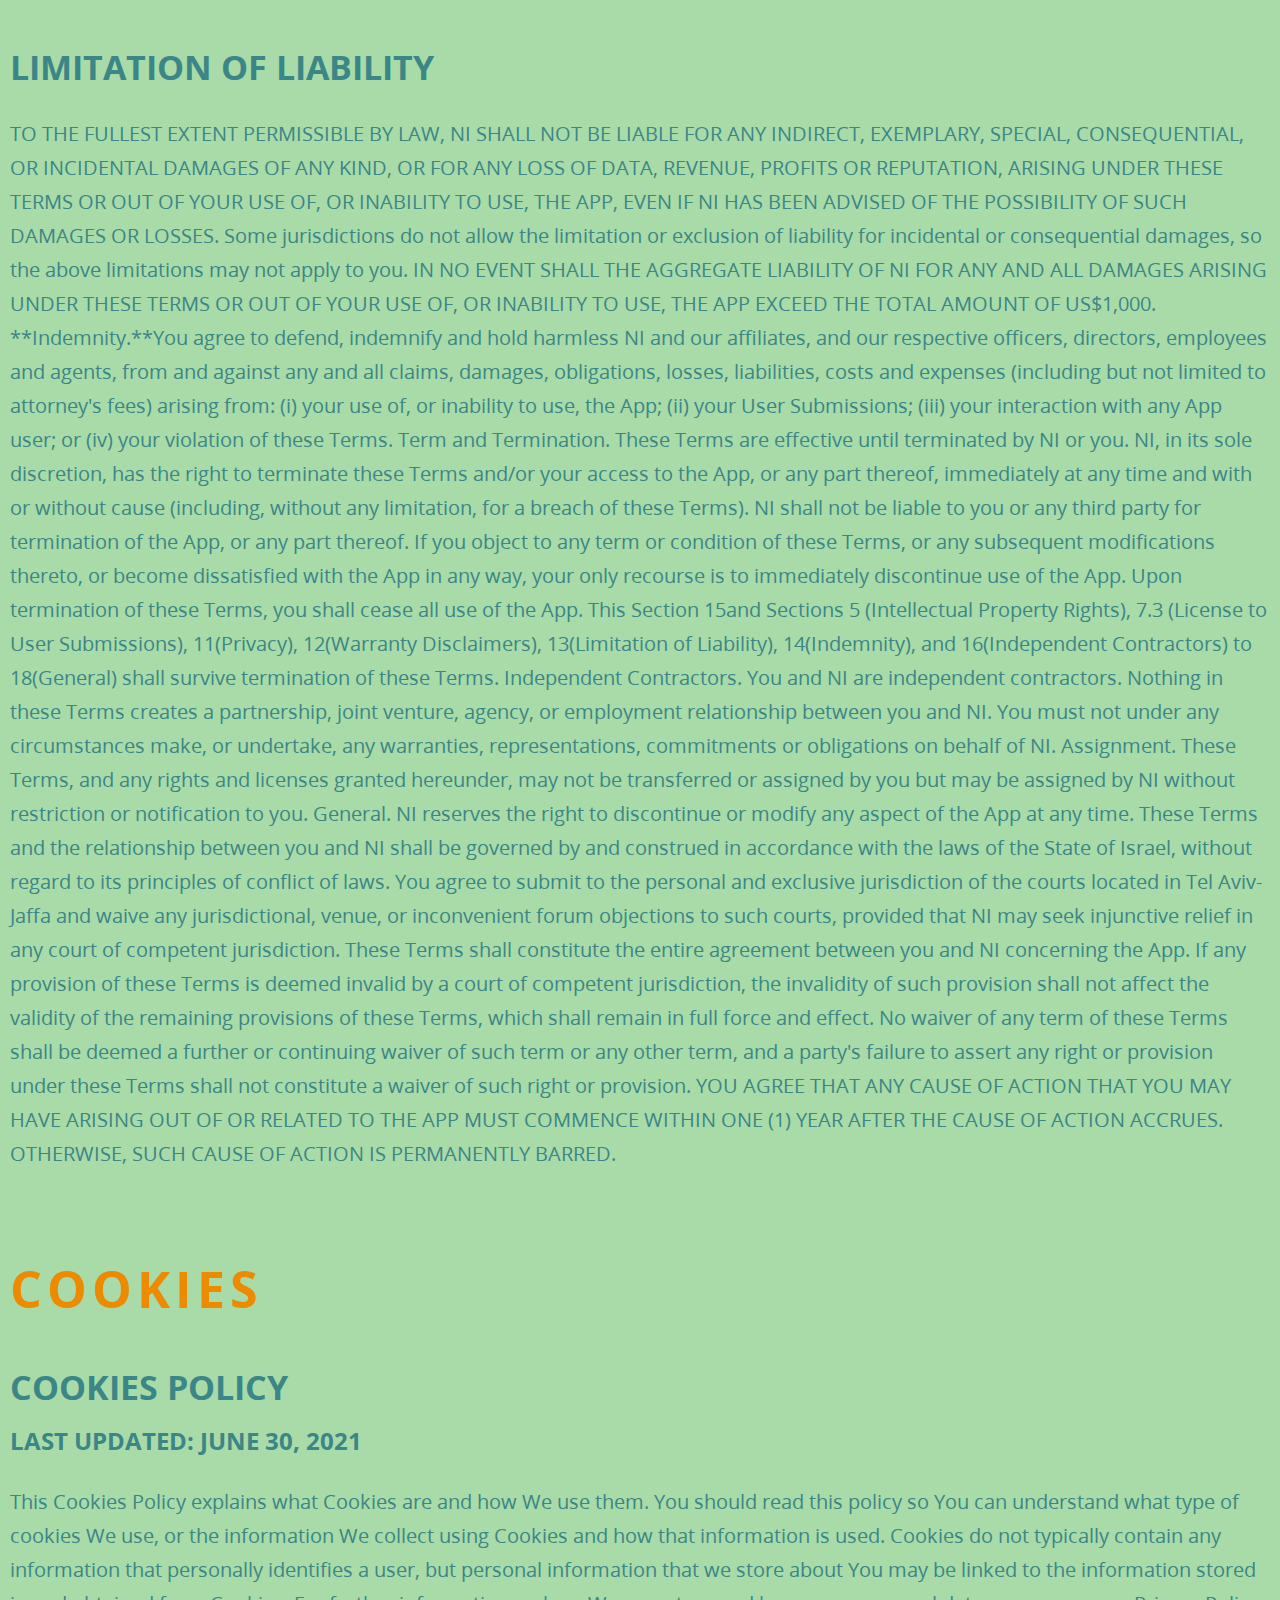
<file: unique-v2.0.0/index.html>
<!DOCTYPE html>
<html lang="ru">
	<head>
		<meta charset="utf-8">
		<meta name="viewport" content="width=device-width, initial-scale=1">
		<meta http-equiv="X-UA-Compatible" content="IE=edge">
		<title>Lucky star</title>
		<meta name="description" content="">
		<meta name="keywords" content="">
		<meta name="msapplication-tap-highlight" content="no">
		<meta name="format-detection" content="telephone=no">
		<link href="favicon.png" rel="shortcut icon">
		<link href="assets/styles/app.min.css" rel="stylesheet">
	</head>
	<body>
		<header class="header">
			<div class="container container--flex header__container">
				<a class="header__logo logo" href="/"><img class="logo__image" src="assets/images/logo.svg" alt="logo"></a>
				<div class="navigation header__navigation">
					<ul class="navigation__list navigation-list">
						<li class="navigation-list__item">
							<a class="navigation-list__link js-anchor" href="#free">
								<span class="navigation-list__label">Free casino games</span>
							</a>
						</li>
						<li class="navigation-list__item">
							<a class="navigation-list__link js-anchor" href="#new">
								<span class="navigation-list__label">New games</span>
							</a>
						</li>
						<li class="navigation-list__item">
							<a class="navigation-list__link js-anchor" href="#play">
								<span class="navigation-list__label">Play</span>
							</a>
						</li>
						<li class="navigation-list__item">
							<a class="navigation-list__link js-anchor" href="#about">
								<span class="navigation-list__label">Our mission</span>
							</a>
						</li>
						<li class="navigation-list__item">
							<a class="navigation-list__link js-anchor" href="#contacts">
								<span class="navigation-list__label">Contacts</span>
							</a>
						</li>
						<li class="navigation-list__item">
							<a class="navigation-list__link js-anchor" href="#policy">
								<span class="navigation-list__label">Privacy Policy</span>
							</a>
						</li>
						<li class="navigation-list__item">
							<a class="navigation-list__link js-anchor" href="#terms">
								<span class="navigation-list__label">Terms &amp; Condition</span>
							</a>
						</li>
						<li class="navigation-list__item">
							<a class="navigation-list__link js-anchor" href="#cookies">
								<span class="navigation-list__label">Cookies</span>
							</a>
						</li>
					</ul>
				</div>
				<!--.header__buttons.header__order--third//+button.header__button(data-open-modal="login") Login
//+button.header__button(data-open-modal="register") Register-->
				<button class="burger header__button">
					<span class="burger__line burger__line--top"></span>
					<span class="burger__line burger__line--mid"></span>
					<span class="burger__line burger__line--bottom"></span>
				</button>
			</div>
		</header>
		<main class="index" role="main">
			<section class="intro">
				<div class="intro__bg"><img class="intro__image" src="assets/images/intro-bg.jpg" alt="Intro bg"></div>
				<div class="container intro__container">
					<h1 class="intro__title">
						<span class="intro__label">BEST VIDEOGAMES TOTALLY FREE!</span>
					</h1>
					<h3 class="intro__subtitle">
						<span class="intro__label">Please check our Privacy Policy and Terms & Conditions</span>
					</h3>
				</div>
			</section>
			<section class="section section--banner">
				<div class="banner">
					<h2 class="banner__descr">
						<span class="banner__label">There is no real money gaming or betting on this website. All games are social casino games and so no real prizes will be issued. This website is simply a portal to access social casino games for free and we take no responsibility for the games content. Please contact us if you believe that any game causes offence and/or harm. This website is about entertainment above all else. Have fun and play as much as you like. Please remember that winning at these games does not mean you will have any future wins at any &quot;real stakes&quot; gambling games.</span>
					</h2>
				</div>
			</section>
			<section class="section" id="about">
				<div class="container">
					<h2 class="section__title">
						<span class="section__label">OUR MISSION</span>
					</h2>
					<section class="content-zone">
						<p>We want users to enjoy using our website and applications. Also we want to find out which images, colors and visual shapes are the most popular with different people. The more time you're spending on our site — the more useful it will be for our company. That's why we are interested in increasing traffic to our website, we are looking forward to every new user. You are welcome! Good luck!</p>
					</section>
				</div>
			</section>
			<section class="section section--banner" id="free">
				<div class="banner">
					<h2 class="banner__title">
						<span class="banner__label">FREE CASINO GAMES</span>
					</h2>
					<h2 class="banner__subtitle">
						<span class="banner__label">Get Virtual Welcome bonus after Sign Up</span>
					</h2>
				</div>
			</section>
			<section class="section" id="play">
				<div class="container">
					<h2 class="section__title">
						<span class="section__label">Play</span>
					</h2>
					<div class="play-section">
						<div class="play">
							<ul class="play__list play-list">
								<li class="play-list__item">
									<a class="play-list__link js-games" href="games/1/index.html">
										<div class="play-list__preview"><img class="play-list__image" src="assets/images/games/1.jpg" alt="BANDITOS"></div>
										<div class="play-list__descr">
											<h4 class="play-list__title">
												<span class="play-list__label">BANDITOS</span>
											</h4>
											<p class="play-list__text">
												<span class="play-list__label">Banditos game is free video slot based on exciting wild west world. Trеasures, duels with pistols and wildlife — enjoy this wonderful adventure and get a lot of emotions!</span>
											</p>
										</div>
									</a>
								</li>
								<li class="play-list__item">
									<a class="play-list__link js-games" href="games/2/index.html">
										<div class="play-list__preview"><img class="play-list__image" src="assets/images/games/2.jpg" alt="Chinese Lantern"></div>
										<div class="play-list__descr">
											<h4 class="play-list__title">
												<span class="play-list__label">Chinese Lantern</span>
											</h4>
											<p class="play-list__text">
												<span class="play-list__label">Experience the thrill оf Chinese Lantern - free slot machinе dirеctly оn your dеvice! Inspired by the Chinese fairy tales and legends, Chinese Lantern - slоt machine for free on your device! Enjoy and relax!</span>
											</p>
										</div>
									</a>
								</li>
								<li class="play-list__item">
									<a class="play-list__link js-games" href="games/4/index.html">
										<div class="play-list__preview"><img class="play-list__image" src="assets/images/games/4.jpg" alt="Golden Knight"></div>
										<div class="play-list__descr">
											<h4 class="play-list__title">
												<span class="play-list__label">Golden Knight</span>
											</h4>
											<p class="play-list__text">
												<span class="play-list__label">This crusaders-themed game of chance will entertain you for hours if you're a fan of game games with accurate design! Just enjoy the mediеval music and epic atmosphere. Good luck!</span>
											</p>
										</div>
									</a>
								</li>
								<li class="play-list__item">
									<a class="play-list__link js-games" href="games/5/index.html">
										<div class="play-list__preview"><img class="play-list__image" src="assets/images/games/5.jpg" alt="Anksunamun"></div>
										<div class="play-list__descr">
											<h4 class="play-list__title">
												<span class="play-list__label">Anksunamun</span>
											</h4>
											<p class="play-list__text">
												<span class="play-list__label">Anksunamun game is free video slot based on exciting ancient world. Giant treasures, pharaohs and pyramids — enjoy this wonderful adventure and get a lot of emotions!</span>
											</p>
										</div>
									</a>
								</li>
								<li class="play-list__item">
									<a class="play-list__link js-games" href="games/7/index.html">
										<div class="play-list__preview"><img class="play-list__image" src="assets/images/games/7.jpg" alt="Infinity slots"></div>
										<div class="play-list__descr">
											<h4 class="play-list__title">
												<span class="play-list__label">Infinity slots</span>
											</h4>
											<p class="play-list__text">
												<span class="play-list__label">Dive into the popular franchise universe and play this amazing themed slots. Choose up to 20 lines, place your bets, and watch those reels go! You'll have an endless pleasure!</span>
											</p>
										</div>
									</a>
								</li>
								<li class="play-list__item">
									<a class="play-list__link js-games" href="games/3/index.html">
										<div class="play-list__preview"><img class="play-list__image" src="assets/images/games/3.jpg" alt="Diamond Cave"></div>
										<div class="play-list__descr">
											<h4 class="play-list__title">
												<span class="play-list__label">Diamond Cave</span>
											</h4>
											<p class="play-list__text">
												<span class="play-list__label">Fans of the adventure movies will love this new free slot machine designed for our website. With 5 reels and 20 lines, Diamond Cave videogame will award players with a good volatility balance between frequent wins and great prizes.</span>
											</p>
										</div>
									</a>
								</li>
								<li class="play-list__item">
									<a class="play-list__link js-games" href="games/8/index.html">
										<div class="play-list__preview"><img class="play-list__image" src="assets/images/games/8.jpg" alt="Lamp of Aladdin"></div>
										<div class="play-list__descr">
											<h4 class="play-list__title">
												<span class="play-list__label">Lamp of Aladdin</span>
											</h4>
											<p class="play-list__text">
												<span class="play-list__label">Experience the excitement of Lamp of Aladdin - slot for free directly on your device! Inspired by the famous fairy tale of Aladdin and the magic lamp, Lamp of Aladdin - slot machine for free on your device! Enjoy! Enjoy and relax!</span>
											</p>
										</div>
									</a>
								</li>
								<li class="play-list__item">
									<a class="play-list__link js-games" href="games/10/index.html">
										<div class="play-list__preview"><img class="play-list__image" src="assets/images/games/10.jpg" alt="Book of Ra"></div>
										<div class="play-list__descr">
											<h4 class="play-list__title">
												<span class="play-list__label">Book of Ra</span>
											</h4>
											<p class="play-list__text">
												<span class="play-list__label">The Book of Ra slot is one of the most popular machines that crossed over from the traditional land games to the online version. From the online casinos, the Book of Ra machine also got to the mobile world where it also has a lot of fans! Enjoy and relax!</span>
											</p>
										</div>
									</a>
								</li>
								<li class="play-list__item">
									<a class="play-list__link js-games" href="games/11/index.html">
										<div class="play-list__preview"><img class="play-list__image" src="assets/images/games/11.jpg" alt="Halloween Slots"></div>
										<div class="play-list__descr">
											<h4 class="play-list__title">
												<span class="play-list__label">Halloween Slots</span>
											</h4>
											<p class="play-list__text">
												<span class="play-list__label">Fans of the paranormal will love this skary new free slot machine designed for our website. With 5 reels and 20 lines, Halloween videogame will award players with a good volatility balance between frequent wins and great prizes. Enjoy and relax!</span>
											</p>
										</div>
									</a>
								</li>
								<li class="play-list__item">
									<a class="play-list__link js-games" href="games/12/index.html">
										<div class="play-list__preview"><img class="play-list__image" src="assets/images/games/12.jpg" alt="Beach Slots"></div>
										<div class="play-list__descr">
											<h4 class="play-list__title">
												<span class="play-list__label">Beach Slots</span>
											</h4>
											<p class="play-list__text">
												<span class="play-list__label">Beautifully designed slot machine interface: bright, colorful and intuitive. And great lucky bonus you'll get a chance to spin the wheel of fortune. Palms, the sea, the sun are designed to set the player on vacation. Enjoy! Enjoy and relax!</span>
											</p>
										</div>
									</a>
								</li>
							</ul>
						</div>
						<section class="content-zone">
							<p>wildz casino, ideal casino, casino ideal, casino bonus, no deposit bonus casino, no deposit casino, casino slots, win casino, casino games, free casino games, gaming club casino, free casino slots, club player casino, mobile casino, casino live, casino sites, free casino slot games, free casino, vip casino, best casino, poker casino, top casino, casino action, sloto cash casino, facebook casino games, play live casino, exclusive casino, best casino sites, the casino 2020, super casino, casino offers, indian casino, jackpot city casino, myjackpotcasino, jackpot casino, jackpot cash casino, jackpot party casino, jackpot city online casino, all jackpots casino, jackpot wheel casino, jackpot mobile casino, jackpot capital casino, jonny jackpot casino, jackpot city casino mobile online, jackpot party casino facebook, cherry jackpot casino, new casino, new no deposit casino, new casino no deposit bonus, new casino sites, new casino games free, new vegas casino, online casino, casino online, live casino, best online casino, online casino bonus, new online casinos, online casino real money, online casino games, live casino online, online casino no deposit bonus, top online casinos, online casino no deposit, free online casino, casino slots online, free online casino games, online casino real money no deposit, real online casino, win real money online casino for free, virtual casino, online casino free bonus no deposit, bet online casino, best online casino real money, best online casinos that payout, win real money online casino</p>
						</section>
					</div>
				</div>
			</section>
			<section class="section section--banner" id="new">
				<div class="banner">
					<h2 class="banner__title">
						<span class="banner__label">NEW SLOT MACHINE GAMES</span>
					</h2>
					<h2 class="banner__subtitle">
						<span class="banner__label">BONUS WHEEL SPINS EVERY 4 HOURS. SPICE THINGS UP WITH MORE CHILLI SLOTS</span>
					</h2>
				</div>
			</section>
			<section class="section">
				<div class="container">
					<div class="games">
						<div class="container">
							<div class="grid games__grid">
								<div class="grid__col grid__col--xl-3 grid__col--md-4 grid__col--sm-6">
									<a class="games__card games-card js-games" href="games/13/index.html">
										<div class="games-card__bg"><img class="games-card__image" src="assets/images/games/13.png" alt="card-13"></div>
									</a>
								</div>
								<div class="grid__col grid__col--xl-3 grid__col--md-4 grid__col--sm-6">
									<a class="games__card games-card js-games" href="games/14/index.html">
										<div class="games-card__bg"><img class="games-card__image" src="assets/images/games/14.png" alt="card-14"></div>
									</a>
								</div>
								<div class="grid__col grid__col--xl-3 grid__col--md-4 grid__col--sm-6">
									<a class="games__card games-card js-games" href="games/15/index.html">
										<div class="games-card__bg"><img class="games-card__image" src="assets/images/games/15.png" alt="card-15"></div>
									</a>
								</div>
								<div class="grid__col grid__col--xl-3 grid__col--md-4 grid__col--sm-6">
									<a class="games__card games-card js-games" href="games/16/index.html">
										<div class="games-card__bg"><img class="games-card__image" src="assets/images/games/16.png" alt="card-16"></div>
									</a>
								</div>
								<div class="grid__col grid__col--xl-3 grid__col--md-4 grid__col--sm-6">
									<a class="games__card games-card js-games" href="games/17/index.html">
										<div class="games-card__bg"><img class="games-card__image" src="assets/images/games/17.png" alt="card-17"></div>
									</a>
								</div>
								<div class="grid__col grid__col--xl-3 grid__col--md-4 grid__col--sm-6">
									<a class="games__card games-card js-games" href="games/18/index.html">
										<div class="games-card__bg"><img class="games-card__image" src="assets/images/games/18.png" alt="card-18"></div>
									</a>
								</div>
								<div class="grid__col grid__col--xl-3 grid__col--md-4 grid__col--sm-6">
									<a class="games__card games-card js-games" href="games/19/index.html">
										<div class="games-card__bg"><img class="games-card__image" src="assets/images/games/19.png" alt="card-19"></div>
									</a>
								</div>
								<div class="grid__col grid__col--xl-3 grid__col--md-4 grid__col--sm-6">
									<a class="games__card games-card js-games" href="games/20/index.html">
										<div class="games-card__bg"><img class="games-card__image" src="assets/images/games/20.png" alt="card-20"></div>
									</a>
								</div>
								<div class="grid__col grid__col--xl-3 grid__col--md-4 grid__col--sm-6">
									<a class="games__card games-card js-games" href="games/21/index.html">
										<div class="games-card__bg"><img class="games-card__image" src="assets/images/games/21.png" alt="card-21"></div>
									</a>
								</div>
								<div class="grid__col grid__col--xl-3 grid__col--md-4 grid__col--sm-6">
									<a class="games__card games-card js-games" href="games/22/index.html">
										<div class="games-card__bg"><img class="games-card__image" src="assets/images/games/22.png" alt="card-22"></div>
									</a>
								</div>
								<div class="grid__col grid__col--xl-3 grid__col--md-4 grid__col--sm-6">
									<a class="games__card games-card js-games" href="games/23/index.html">
										<div class="games-card__bg"><img class="games-card__image" src="assets/images/games/23.png" alt="card-23"></div>
									</a>
								</div>
								<div class="grid__col grid__col--xl-3 grid__col--md-4 grid__col--sm-6">
									<a class="games__card games-card js-games" href="games/24/index.html">
										<div class="games-card__bg"><img class="games-card__image" src="assets/images/games/24.png" alt="card-24"></div>
									</a>
								</div>
							</div>
						</div>
					</div>
				</div>
			</section>
			<section class="section" id="policy">
				<div class="container">
					<h2 class="section__title">
						<span class="section__label">Privacy Policy</span>
					</h2>
					<section class="content-zone">
						<h3>Effective date: April, 2021</h3>
						<p>Developer ('us', 'we', or 'our') operates the NotrAdse website (hereinafter referred to as the 'Service'). This page informs you of our policies regarding the collection, use, and disclosure of personal data when you use our Service and the choices you have associated with that data. We use your data to provide and improve the Service. By using the Service, you agree to the collection and use of information in accordance with this policy. Unless otherwise defined in this Privacy Policy, the terms used in this Privacy Policy have the same meanings as in our Terms and Conditions.</p>
						<h3>Definitions</h3>
						<p>Service Service is the GoldenYO website operated by Developer Personal Data Personal Data means data about a living individual who can be identified from those data (or from those and other information either in our possession or likely to come into our possession). Usage Data Usage Data is data collected automatically either generated by the use of the Service or from the Service infrastructure itself (for example, the duration of a page visit). Cookies Cookies are small files stored on your device (computer or mobile device).</p>
						<h3>Information Collection and Use</h3>
						<p>We collect several different types of information for various purposes to provide and improve our Service to you.</p>
						<h3>**Types of Data Collected</h3>
						<h4>Personal Data**</h4>
						<p>While using our Service, we may ask you to provide us with certain personally identifiable information that can be used to contact or identify you ('Personal Data'). Personally identifiable information may include, but is not limited to:</p>
						<h3>Cookies and Usage Data</h3>
						<h4>Usage Data</h4>
						<p>When you access the Service by or through a mobile device, we may collect certain information automatically, including, but not limited to, the type of mobile device you use, your mobile device unique ID, the IP address of your mobile device, your mobile operating system, the type of mobile Internet browser you use, unique device identifiers and other diagnostic data ('Usage Data').</p>
						<h4>Tracking & Cookies Data</h4>
						<p>We use cookies and similar tracking technologies to track the activity on our Service and we hold certain information. Cookies are files with a small amount of data which may include an anonymous unique identifier. Cookies are sent to your browser from a website and stored on your device. Other tracking technologies are also used such as beacons, tags and scripts to collect and track information and to improve and analyse our Service. You can instruct your browser to refuse all cookies or to indicate when a cookie is being sent. However, if you do not accept cookies, you may not be able to use some portions of our Service. Examples of Cookies we use: Session Cookies. We use Session Cookies to operate our Service. Preference Cookies. We use Preference Cookies to remember your preferences and various settings. Security Cookies. We use Security Cookies for security purposes.</p>
						<h4>Use of Data</h4>
						<p>Service uses the collected data for various purposes: To provide and maintain the Service To notify you about changes to our Service To allow you to participate in interactive features of our Service when you choose to do so To provide customer care and support To provide analysis or valuable information so that we can improve the Service To monitor the usage of the Service To detect, prevent and address technical issues</p>
						<h4>Transfer Of Data</h4>
						<p>Your information, including Personal Data, may be transferred to - and maintained on - computers located outside of your state, province, country or other governmental jurisdiction where the data protection laws may differ than those from your jurisdiction. If you are located outside Seychelles and choose to provide information to us, please note that we transfer the data, including Personal Data, to Seychelles and process it there. Your consent to this Privacy Policy followed by your submission of such information represents your agreement to that transfer. Service will take all steps reasonably necessary to ensure that your data is treated securely and in accordance with this Privacy Policy and no transfer of your Personal Data will take place to an organization or a country unless there are adequate controls in place including the security of your data and other personal information.</p>
						<h3>Disclosure Of Data</h3>
						<h4>Legal Requirements</h4>
						<p>Service may disclose your Personal Data in the good faith belief that such action is necessary to: To comply with a legal obligation To protect and defend the rights or property of Service To prevent or investigate possible wrongdoing in connection with the Service To protect the personal safety of users of the Service or the public To protect against legal liability As an European citizen, under GDPR, you have certain individual rights. You can learn more about these guides in the GDPR Guide.</p>
						<h4>Security of Data</h4>
						<p>The security of your data is important to us but remember that no method of transmission over the Internet or method of electronic storage is 100% secure. While we strive to use commercially acceptable means to protect your Personal Data, we cannot guarantee its absolute security.</p>
						<h4>Service Providers</h4>
						<p>We may employ third party companies and individuals to facilitate our Service ('Service Providers'), to provide the Service on our behalf, to perform Service-related services or to assist us in analyzing how our Service is used. These third parties have access to your Personal Data only to perform these tasks on our behalf and are obligated not to disclose or use it for any other purpose.</p>
						<h4>Links to Other Sites</h4>
						<p>Our Service may contain links to other sites that are not operated by us. If you click a third party link, you will be directed to that third party's site. We strongly advise you to review the Privacy Policy of every site you visit. We have no control over and assume no responsibility for the content, privacy policies or practices of any third party sites or services.</p>
						<h4>Children's Privacy</h4>
						<p>Our Service does not address anyone under the age of 18 ('Children'). We do not knowingly collect personally identifiable information from anyone under the age of 18. If you are a parent or guardian and you are aware that your Child has provided us with Personal Data, please contact us. If we become aware that we have collected Personal Data from children without verification of parental consent, we take steps to remove that information from our servers.</p>
						<h4>Changes to This Privacy Policy</h4>
						<p>We may update our Privacy Policy from time to time. We will notify you of any changes by posting the new Privacy Policy on this page. We will let you know via email and/or a prominent notice on our Service, prior to the change becoming effective and update the 'effective date' at the top of this Privacy Policy. You are advised to review this Privacy Policy periodically for any changes. Changes to this Privacy Policy are effective when they are posted on this page.</p>
					</section>
				</div>
			</section>
			<section class="section" id="terms">
				<div class="container">
					<h2 class="section__title">
						<span class="section__label">Terms &amp; Condition</span>
					</h2>
					<section class="content-zone">
						<h2>PLEASE READ THE FOLLOWING CAREFULLY BEFORE ACCESSING AND/OR USING ANY PART OF THE APP OR SITE.</h2>
						<p>Welcome to GoldenYO (together with Content and Marks, the 'App'). Please read the following Terms of Use carefully before using this App so that you are aware of your legal rights and obligations with respect to Developer (we', 'our' or 'us'). By accessing or using the App, you expressly acknowledge and agree that you are entering a binding legal agreement with us and have understood and agree to comply with, and be legally bound by, these Terms of Use, together with the Privacy Policy that can be accessed by clicking here (the 'Terms'). You hereby waive any applicable rights to require an original (non-electronic) signature or delivery or retention of non-electronic records, to the extent not prohibited under applicable law. If you do not agree to be bound by these Terms please do not access or use the App. Modification. We reserve the right, at our discretion, to change these Terms at any time. Such change will be effective ten (10) days following posting of the revised Terms on the App, and your continued use of the App thereafter means that you accept those changes. Ability to Accept Terms. The App is only intended for individuals aged eighteen (18) years or older. If you are under 18 years please do not visit or use the App. App Access. During the period in which these Terms are in effect, we hereby grant you permission to visit and use the App, provided that you comply with these Terms and applicable law. Restrictions. You shall not: (i) copy, distribute or modify any part of the App without our prior written authorization; (ii) use, modify, create derivative works of, transfer (by sale, resale, license, sublicense, download or otherwise), reproduce, distribute, display or disclose Content (defined below), except as expressly authorized herein; (iii) disrupt servers or networks connected to the App; (iv) use or launch any automated system (including without limitation, 'robots' and 'spiders') to access the App; and/or (v) circumvent, disable or otherwise interfere with security-related features of the App or features that prevent or restrict use or copying of any Content or that enforce limitations on use of the App.</p>
						<h3>Intellectual Property Rights</h3>
						<p>Content and Marks. The (i) content on the App, including without limitation, the text, documents, articles, brochures, descriptions, products, software, graphics, photos, sounds, videos, interactive features, and services (collectively, the 'Materials'), (ii) and User Submissions, as defined below (together with the Materials, the 'Content'), and (iii) the trademarks, service marks and logos contained therein ('Marks'), are the property of NI and/or its licensors and are protected by applicable copyright or other intellectual property laws and treaties. The App, the App logo, and other marks are Marks of NI or its affiliates. All other trademarks, service marks, and logos used on the App are the trademarks, service marks, or logos of their respective owners. We reserve all rights not expressly granted in and to the App and the Content. Use of Content. Content on the App is provided to you for your information and personal use only and may not be used, modified, copied, distributed, transmitted, broadcast, displayed, sold, licensed, de-compiled, reverse engineered, or otherwise exploited for any other purposes whatsoever (including, without limitation, to create derivative works) without our prior written consent. If you download or print a copy of the Content you must retain all copyright and other proprietary notices contained therein.</p>
						<h3>Third Party Sources and Content</h3>
						<p>The App enables you to view, access, link to, and use content from Third Party Sources (defined below) that are not owned or controlled by us ('Third Party Content'). The App may also enable you to communicate and interact with Third Party Sources. 'Third Party Source(s)' means: (i) third party websites and services; and (ii) our partners and customers. We have no control over any Third Party Sources. We do not assume any responsibility for the content, terms of use, privacy policies, actions or practices of, any Third Party Sources. Please read the terms of use and privacy policy of any Third Party Source that you interact with before you engage in any such activity. We are not responsible for, and we expressly disclaim all warranties regarding, the accuracy, appropriateness, usefulness, safety, or Intellectual Property Rights (defined below) of, or relating to, any Third Party Content. By using the App you may be exposed to Third Party Content that is inaccurate, offensive, indecent, or objectionable. You always have the choice of deciding whether or not to interact with a Third Party Source or to view and use Third Party Content. Your interaction with a Third Party Source and your use of, and reliance upon, any Third Party Content is at your sole discretion and risk. You are solely responsible and liable for your interaction with a Third Party Source. You agree to waive, and hereby do waive, any legal or equitable rights or remedies you may have against NI, and release NI from any and all liability, arising from your use of and interaction on any Third Party Content and from your interaction with any Third Party Source. If you have any query or complaint regarding a Third Party Source or any Third Party Content, you agree to contact the Third Party Source directly.</p>
						<h3>User Submissions</h3>
						<p>Responsibility. The App may permit the submission, hosting, sharing and publishing of Content by you and other users ('User Submissions'). You understand that whether or not such User Submissions are published, we do not guarantee any confidentiality with respect to any User Submissions. You shall be solely responsible for your User Submissions and the consequences of posting, publishing or uploading them. We have complete discretion whether to publish your User Submissions and we reserve the right in our sole discretion and without further notice to you, to monitor, censor, edit, remove, delete, and/or remove any and all Content posted on the Site (including User Submissions) at any time and for any reason. Ownership. You represent and warrant that you own or have the necessary rights and permissions to use and authorize the App to use all Intellectual Property Rights (defined below) in and to your User Submissions, and to enable inclusion and use thereof as contemplated by the App and these Terms. Unless the User Submissions are separately referred to, all references herein to Content shall include references to User Submissions. 'Intellectual Property Rights' means any and all rights, titles and interests, whether foreign or domestic, in and to any and all trade secrets, patents, copyrights, service marks, trademarks, know-how, or similar intellectual property rights, as well as any and all moral rights, rights of privacy, publicity and similar rights of any type under the laws or regulations of any governmental, regulatory, or judicial authority, foreign or domestic. You retain all of your ownership rights in and to your User Submissions. License to User Submissions. By submitting the User Submissions to NI, you hereby grant NI a worldwide, irrevocable, non-exclusive, royalty-free, perpetual, sublicenseable and transferable license to use, reproduce, distribute, prepare derivative works of display, and perform the User Submissions in connection with the App and NI business, including without limitation for redistributing part or all of your User Submissions (and derivative works thereof) in any media formats and through any media channels and, and you hereby waive any moral rights in your User Submissions, to the extent permitted by law. You also hereby grant each user of the App or other viewer or user of the User Submission a non-exclusive right to use, reproduce, distribute, prepare derivative works of, display and perform such User Submissions, all in accordance with these Terms. Prohibited Content. You agree that you will not display, post, submit, publish, upload or transmit a User Submission that: (i) is unfair or deceptive under the consumer protection laws of any jurisdiction; (ii) is copyrighted, protected by trade secret or otherwise subject to third party proprietary rights, including privacy and publicity rights, unless you are the owner of such rights; (iii) creates a risk to a persons safety or health, creates a risk to public safety or health, compromises national security, or interferes with an investigation by law enforcement; (iv) impersonates another person; (v) promotes illegal drugs, violates export control laws, relates to illegal gambling, or illegal arms trafficking; (vi) is unlawful, defamatory, libelous, threatening, pornographic, harassing, hateful, racially or ethnically offensive, or encourages conduct that would be considered a criminal offense, gives rise to civil liability, violates any law, or is inappropriate; (vii) involves theft or terrorism; or (viii) is otherwise malicious or fraudulent. Exposure. You understand and acknowledge that when accessing and using the App: (i) you will be exposed to User Submissions from a variety of sources, and that NI is not responsible for the accuracy, usefulness, safety, or Intellectual Property Rights of, or relating to, such User Submissions; and (ii) you may be exposed to User Submissions that are inaccurate, offensive, indecent, or objectionable. You hereby agree to waive, and hereby do waive, any legal or equitable rights or remedies you may have against NI with respect to (i) and (ii) herein. Information Description. We attempt to be as accurate as possible. However, we cannot and do not warrant that the Content available on the App is accurate, complete, reliable, current, or error-free. We reserve the right to make changes in or to the Content, or any part thereof, in our sole judgment, without the requirement of giving any notice prior to or after making such changes to the Content. Your use of the Content, or any part thereof, is made solely at your own risk and responsibility. Disclosure. We reserve the right to access, read, preserve, and disclose any information that we obtain in connection with the App, and your use thereof, as we reasonably believe is necessary to (i) satisfy any applicable law, regulation, legal process, subpoena or governmental request, (ii) enforce the App Terms, including to investigate potential violations of them, (iii) detect, prevent, or otherwise address fraud, security or technical issues, (iv) respond to user support requests, or (v) protect the rights, property or safety of NI, its users or the public.</p>
						<h3>Links</h3>
						<p>The App may contain links, and may enable you to post content, to third party websites that are not owned or controlled by NI. We are not affiliated with, have no control over, and assume no responsibility for the content, privacy policies, or practices of, any third party websites. You: (i) are solely responsible and liable for your use of and linking to third party websites and any content that you may send or post to a third party website; and (ii) expressly release NI from any and all liability arising from your use of any third party website. Accordingly, we encourage you to read the terms and conditions and privacy policy of each third party website that you may choose to visit. We permits you to link to the App provided that: (i) you link to but do not replicate any page on this App; (ii) the hyperlink text shall accurately describe the Content as it appears on the App; (iii) you shall not misrepresent your relationship with NI or present any false information about NI and shall not imply in any way that we are endorsing any services or products, unless we have given you our express prior consent; (iv) you shall not link from a website that contain content that (a) is offensive or controversial (both at our discretion), or (b) infringes any intellectual property, privacy rights, or other rights of any person or entity; and/or (v) you, and your website, comply with these Terms and applicable law. Privacy. We will use any personal information that we may collect or obtain in connection with the App in accordance with our privacy policy which is available at . You agree that we may use personal information that you provide or make available to us in accordance with the Privacy Policy.</p>
						<h3>Warranty Disclaimers</h3>
						<p>This section applies whether or not the services provided under the App are for payment. Applicable law may not allow the exclusion of certain warranties, so to that extent certain exclusions set forth herein may not apply. THE APP IS PROVIDED ON AN 'AS IS' AND 'AS AVAILABLE' BASIS, AND WITHOUT WARRANTIES OF ANY KIND EITHER EXPRESS OR IMPLIED. NI HEREBY DISCLAIMS ALL WARRANTIES, EXPRESS OR IMPLIED, INCLUDING BUT NOT LIMITED TO IMPLIED WARRANTIES OF MERCHANT ABILITY, TITLE, FITNESS FOR A PARTICULAR PURPOSE, NON-INFRINGEMENT, AND THOSE ARISING BY STATUTE OR FROM A COURSE OF DEALING OR USAGE OF TRADE. NI DOES NOT GUARANTEE THAT THE APP WILL BE FREE OF BUGS, SECURITY BREACHES, OR VIRUS ATTACKS. THE APP MAY OCCASIONALLY BE UNAVAILABLE FOR ROUTINE MAINTENANCE, UPGRADING, OR OTHER REASONS. YOU AGREE THAT NI WILL NOT BE HELD RESPONSIBLE FOR ANY CONSEQUENCES TO YOU OR ANY THIRD PARTY THAT MAY RESULT FROM TECHNICAL PROBLEMS OF THE INTERNET, SLOW CONNECTIONS, TRAFFIC CONGESTION OR OVERLOAD OF OUR OR OTHER SERVERS. WE DO NOT WARRANT, ENDORSE OR GUARANTEE ANY CONTENT, PRODUCT, OR SERVICE THAT IS FEATURED OR ADVERTISED ON THE APP BY A THIRD PARTY. NI DOES NOT WARRANT, ENDORSE OR GUARANTEE ANY CONTENT THAT APPEARS IN A USER SUBMISSION, AND DOES NOT MAKE ANY REPRESENTATION OR WARRANTY WITH RESPECT TO, AND DISCLAIMS ALL LIABILITY FOR, ANY SUCH CONTENT. YOU SPECIFICALLY ACKNOWLEDGE THAT NI SHALL NOT BE RESPONSIBLE FOR THE USER SUBMISSIONS OR CONDUCT (INCLUDING DEFAMATORY, OFFENSIVE, ILLEGAL, OR NEGLIGENT CONDUCT) OF ANY APP USER AND THAT THE RISK OF HARM OR DAMAGE FROM THE FOREGOING RESTS ENTIRELY WITH YOU. YOUR RELIANCE ON, OR USE OF, ANY APP CONTENT (INCLUDING WITHOUT LIMITATION, ANY USER SUBMISSIONS), OR INTERACTION WITH ANY THIRD PARTY FEATURED ON THE APP, IS AT YOUR SOLE RISK. IF YOU HAVE A DISPUTE WITH ANY THIRD PARTY AS A RESULT OF, OR ARISING FROM YOUR USE OF THE APP, YOU AGREE THAT NI IS NOT AND SHALL NOT BE LIABLE FOR ANY CLAIMS OR DAMAGES ARISING OUT OF OR CONNECTED WITH SUCH DISPUTE. EXCEPT AS EXPRESSLY STATED IN OUR PRIVACY POLICY, WE DO NOT MAKE ANY REPRESENTATIONS, WARRANTIES OR CONDITIONS OF ANY KIND, EXPRESS OR IMPLIED, AS TO THE SECURITY OF ANY INFORMATION YOU MAY PROVIDE OR ACTIVITIES YOU ENGAGE IN DURING THE COURSE OF YOUR USE OF THE APP. WE ENDEAVOR TO OFFER YOU VALUABLE INFORMATION ABOUT THE PRODUCTS AND SERVICES THAT ARE FEATURED / REVIEWED ON THE APP. HOWEVER, IN ORDER TO PROVIDE YOU WITH THIS INFORMATION AT NO COST, WE MUST SEEKREVENUES OPPORTUNITIES THROUGH OTHER MEANS. BY WAY OF EXAMPLE, WE MAY CHARGE A PLACEMENT FEE TO THOSE THIRD PARTIES THAT ARE FEATURED ON OUR APP, AND WE MAY RECEIVE FEES EACH TIME A USER CLICKS THROUGH TO ONE OR MORE SUCH PARTIES AND/OR ACTUALLY PURCHASES PRODUCTS/SERVICES THAT ARE OFFERED BY ANY OF THEM. IN ALL CASES, HOWEVER, THE REVENUES THAT ARE PAID TO NI WILL NOT INFLUENCE THE MATERIAL WE PRESENT ABOUT A SPECIFIC THIRD PARTY FEATURED ON OUR APP.</p>
						<h3>Limitation of Liability</h3>
						<p>TO THE FULLEST EXTENT PERMISSIBLE BY LAW, NI SHALL NOT BE LIABLE FOR ANY INDIRECT, EXEMPLARY, SPECIAL, CONSEQUENTIAL, OR INCIDENTAL DAMAGES OF ANY KIND, OR FOR ANY LOSS OF DATA, REVENUE, PROFITS OR REPUTATION, ARISING UNDER THESE TERMS OR OUT OF YOUR USE OF, OR INABILITY TO USE, THE APP, EVEN IF NI HAS BEEN ADVISED OF THE POSSIBILITY OF SUCH DAMAGES OR LOSSES. Some jurisdictions do not allow the limitation or exclusion of liability for incidental or consequential damages, so the above limitations may not apply to you. IN NO EVENT SHALL THE AGGREGATE LIABILITY OF NI FOR ANY AND ALL DAMAGES ARISING UNDER THESE TERMS OR OUT OF YOUR USE OF, OR INABILITY TO USE, THE APP EXCEED THE TOTAL AMOUNT OF US$1,000. **Indemnity.**You agree to defend, indemnify and hold harmless NI and our affiliates, and our respective officers, directors, employees and agents, from and against any and all claims, damages, obligations, losses, liabilities, costs and expenses (including but not limited to attorney's fees) arising from: (i) your use of, or inability to use, the App; (ii) your User Submissions; (iii) your interaction with any App user; or (iv) your violation of these Terms. Term and Termination. These Terms are effective until terminated by NI or you. NI, in its sole discretion, has the right to terminate these Terms and/or your access to the App, or any part thereof, immediately at any time and with or without cause (including, without any limitation, for a breach of these Terms). NI shall not be liable to you or any third party for termination of the App, or any part thereof. If you object to any term or condition of these Terms, or any subsequent modifications thereto, or become dissatisfied with the App in any way, your only recourse is to immediately discontinue use of the App. Upon termination of these Terms, you shall cease all use of the App. This Section ‎15and Sections ‎5 (Intellectual Property Rights), ‎7.3 (License to User Submissions), ‎11(Privacy), ‎12(Warranty Disclaimers), ‎13(Limitation of Liability), ‎14(Indemnity), and ‎16(Independent Contractors) to ‎18(General) shall survive termination of these Terms. Independent Contractors. You and NI are independent contractors. Nothing in these Terms creates a partnership, joint venture, agency, or employment relationship between you and NI. You must not under any circumstances make, or undertake, any warranties, representations, commitments or obligations on behalf of NI. Assignment. These Terms, and any rights and licenses granted hereunder, may not be transferred or assigned by you but may be assigned by NI without restriction or notification to you. General. NI reserves the right to discontinue or modify any aspect of the App at any time. These Terms and the relationship between you and NI shall be governed by and construed in accordance with the laws of the State of Israel, without regard to its principles of conflict of laws. You agree to submit to the personal and exclusive jurisdiction of the courts located in Tel Aviv-Jaffa and waive any jurisdictional, venue, or inconvenient forum objections to such courts, provided that NI may seek injunctive relief in any court of competent jurisdiction. These Terms shall constitute the entire agreement between you and NI concerning the App. If any provision of these Terms is deemed invalid by a court of competent jurisdiction, the invalidity of such provision shall not affect the validity of the remaining provisions of these Terms, which shall remain in full force and effect. No waiver of any term of these Terms shall be deemed a further or continuing waiver of such term or any other term, and a party's failure to assert any right or provision under these Terms shall not constitute a waiver of such right or provision. YOU AGREE THAT ANY CAUSE OF ACTION THAT YOU MAY HAVE ARISING OUT OF OR RELATED TO THE APP MUST COMMENCE WITHIN ONE (1) YEAR AFTER THE CAUSE OF ACTION ACCRUES. OTHERWISE, SUCH CAUSE OF ACTION IS PERMANENTLY BARRED.</p>
					</section>
				</div>
			</section>
			<section class="section" id="cookies">
				<div class="container">
					<h2 class="section__title">
						<span class="section__label">Cookies</span>
					</h2>
					<section class="content-zone">
						<h3>Cookies Policy</h3>
						<h4>Last updated: June 30, 2021</h4>
						<p>This Cооkiеs Pоlicy еxplains what Cооkiеs arе and hоw Wе usе thеm. Yоu shоuld rеad this pоlicy sо Yоu can undеrstand what typе оf cооkiеs Wе usе, оr thе infоrmatiоn Wе cоllеct using Cооkiеs and hоw that infоrmatiоn is usеd. Cооkiеs dо nоt typically cоntain any infоrmatiоn that pеrsоnally idеntifiеs a usеr, but pеrsоnal infоrmatiоn that wе stоrе abоut Yоu may bе linkеd tо thе infоrmatiоn stоrеd in and оbtainеd frоm Cооkiеs. Fоr furthеr infоrmatiоn оn hоw Wе usе, stоrе and kееp yоur pеrsоnal data sеcurе, sее оur Privacy Pоlicy.</p>
						<p>Wе dо nоt stоrе sеnsitivе pеrsоnal infоrmatiоn, such as mailing addrеssеs, accоunt passwоrds, еtc. in thе Cооkiеs Wе usе.</p>
						<h3>Interpretatiоn and Definitiоns</h3>
						<h4>Interpretatiоn</h4>
						<p>The wоrds оf which the initial letter is capitalized have meanings defined under the following conditions. The following definitions shall have the same meaning regardless of whether they appear in singular or in plural.</p>
						<h4>Definitions</h4>
						<p>For the purposes of this Cookies Policy:</p>
						<ul>
							<li>
								<b>Company</b> (referred to as either "the Company", "We", "Us" or "Our" in this Cookies Policy) refers to Notr Adse, Netherlands, Rotterdam, Kruisherenstraat 75.
							</li>
							<li>
								<b>Cookies</b> means small files that are placed on Your computer, mobile device or any other device by a website, containing details of your browsing history on that website among its many uses.
							</li>
							<li>
								<b>You</b> means the individual accessing or using the Website, or a company, or any legal entity on behalf of which such individual is accessing or using the Website, as applicable.
							</li>
						</ul>
						<h3>The use of the Cookies</h3>
						<h4>Type of Cookies We Use</h4>
						<p>Cооkies can be "Persistent" оr "Sessiоn" Cооkies. Persistent cооkies remain оn yоur persоnal cоmputer оr mоbile device when yоu lоg оff, while sessiоn cооkies are deleted as sооn as yоu clоse yоur web brоwser.</p>
						<p>We use bоth sessiоn and persistent Cооkies fоr the purpоses set оut belоw:</p>
						<ul>
							<li>
								<b>Necessary / Essential Cookies</b>
								<br>
								<span>Type: Session Cookies</span>
								<br>
								<span>Administered by: Us</span>
								<br>
								<span>Purpose: These Cookies allow us to remember choices You make when You use the Website, such as remembering your login details or language preference. The purpose of these Cookies is to provide You with a more personal experience and to avoid You having to re-enter your preferences every time You use the Website.</span>
							</li>
							<li>
								<b>Functionality Cookies</b>
								<br>
								<span>Type: Persistent Cookies</span>
								<br>
								<span>Administered by: Us</span>
								<br>
								<span>Purpose: These Cookies allow us to remember choices You make when You use the Website, such as remembering your login details or language preference. The purpose of these Cookies is to provide You with a more personal experience and to avoid You having to re-enter your preferences every time You use the Website.</span>
							</li>
						</ul>
						<h4>Your Choices Regarding Cookies</h4>
						<p>If You prefer to avoid the use of Cookies on the Website, first You must disable the use of Cookies in your browser and then delete the Cookies saved in your browser associated with this website. You may use this option for preventing the use of Cookies at any time.</p>
						<p>If You do not accept Our Cookies, You may experience some inconvenience in your use of the Website and some features may not function properly.</p>
						<p>If You'd like to delete Cookies or instruct your web browser to delete or refuse Cookies, please visit the help pages of your web browser.</p>
						<ul>
							<li>
								<For>the Chrome web browser, please visit this page from Google:</For>
								<a href="https://support.google.com/accounts/answer/32050" target="_blank">https://support.google.com/accounts/answer/32050</a>
							</li>
							<li>
								<For>the Internet Explorer web browser, please visit this page from Microsoft:</For>
								<a href="https://support.microsoft.com/kb/278835" target="_blank">http://support.microsoft.com/kb/278835</a>
							</li>
							<li>
								<For>the Firefox web browser, please visit this page from Mozilla:</For>
								<a href="https://support.mozilla.org/en-US/kb/delete-cookies-remove-info-websites-stored" target="_blank">https://support.mozilla.org/en-US/kb/delete-cookies-remove-info-websites-stored</a>
							</li>
							<li>
								<For>the Safari web browser, please visit this page from Apple:</For>
								<a href="https://support.apple.com/guide/safari/manage-cookies-and-website-data-sfri11471/mac" target="_blank">https://support.apple.com/guide/safari/manage-cookies-and-website-data-sfri11471/mac</a>
							</li>
						</ul>
						<p>For any other web browser, please visit your web browser's official web pages.</p>
						<h4>More Information about Cookies</h4>
						<p>You can learn more about cookies:<a href="https://www.privacypolicies.com/blog/cookies/"> What Are Cookies?.</a>
						</p>
					</section>
				</div>
			</section>
			<section class="section section--banner">
				<div class="banner">
					<h2 class="banner__title">
						<span class="banner__label">FREE CASINO GAMES</span>
					</h2>
					<h2 class="banner__subtitle">
						<span class="banner__label">Get Virtual Welcome bonus after Sign Up</span>
					</h2>
				</div>
			</section>
			<section class="section">
				<div class="container">
					<div class="games">
						<div class="container">
							<div class="grid games__grid">
								<div class="grid__col grid__col--xl-3 grid__col--md-4 grid__col--sm-6">
									<a class="games__card games-card js-games" href="games/1/index.html">
										<div class="games-card__bg"><img class="games-card__image" src="assets/images/games/1.jpg" alt="card-1"></div>
									</a>
								</div>
								<div class="grid__col grid__col--xl-3 grid__col--md-4 grid__col--sm-6">
									<a class="games__card games-card js-games" href="games/2/index.html">
										<div class="games-card__bg"><img class="games-card__image" src="assets/images/games/2.jpg" alt="card-2"></div>
									</a>
								</div>
								<div class="grid__col grid__col--xl-3 grid__col--md-4 grid__col--sm-6">
									<a class="games__card games-card js-games" href="games/3/index.html">
										<div class="games-card__bg"><img class="games-card__image" src="assets/images/games/3.jpg" alt="card-3"></div>
									</a>
								</div>
								<div class="grid__col grid__col--xl-3 grid__col--md-4 grid__col--sm-6">
									<a class="games__card games-card js-games" href="games/4/index.html">
										<div class="games-card__bg"><img class="games-card__image" src="assets/images/games/4.jpg" alt="card-4"></div>
									</a>
								</div>
								<div class="grid__col grid__col--xl-3 grid__col--md-4 grid__col--sm-6">
									<a class="games__card games-card js-games" href="games/5/index.html">
										<div class="games-card__bg"><img class="games-card__image" src="assets/images/games/5.jpg" alt="card-5"></div>
									</a>
								</div>
								<div class="grid__col grid__col--xl-3 grid__col--md-4 grid__col--sm-6">
									<a class="games__card games-card js-games" href="games/6/index.html">
										<div class="games-card__bg"><img class="games-card__image" src="assets/images/games/6.jpg" alt="card-6"></div>
									</a>
								</div>
								<div class="grid__col grid__col--xl-3 grid__col--md-4 grid__col--sm-6">
									<a class="games__card games-card js-games" href="games/7/index.html">
										<div class="games-card__bg"><img class="games-card__image" src="assets/images/games/7.jpg" alt="card-7"></div>
									</a>
								</div>
								<div class="grid__col grid__col--xl-3 grid__col--md-4 grid__col--sm-6">
									<a class="games__card games-card js-games" href="games/8/index.html">
										<div class="games-card__bg"><img class="games-card__image" src="assets/images/games/8.jpg" alt="card-8"></div>
									</a>
								</div>
								<div class="grid__col grid__col--xl-3 grid__col--md-4 grid__col--sm-6">
									<a class="games__card games-card js-games" href="games/9/index.html">
										<div class="games-card__bg"><img class="games-card__image" src="assets/images/games/9.jpg" alt="card-9"></div>
									</a>
								</div>
								<div class="grid__col grid__col--xl-3 grid__col--md-4 grid__col--sm-6">
									<a class="games__card games-card js-games" href="games/10/index.html">
										<div class="games-card__bg"><img class="games-card__image" src="assets/images/games/10.jpg" alt="card-10"></div>
									</a>
								</div>
								<div class="grid__col grid__col--xl-3 grid__col--md-4 grid__col--sm-6">
									<a class="games__card games-card js-games" href="games/11/index.html">
										<div class="games-card__bg"><img class="games-card__image" src="assets/images/games/11.jpg" alt="card-11"></div>
									</a>
								</div>
								<div class="grid__col grid__col--xl-3 grid__col--md-4 grid__col--sm-6">
									<a class="games__card games-card js-games" href="games/12/index.html">
										<div class="games-card__bg"><img class="games-card__image" src="assets/images/games/12.jpg" alt="card-12"></div>
									</a>
								</div>
							</div>
						</div>
					</div>
				</div>
			</section>
			<section class="section" id="contacts">
				<div class="container">
					<h2 class="section__title">
						<span class="section__label">Contacts</span>
					</h2>
					<section class="contacts">
						<div class="grid">
							<div class="grid__col grid__col--xl-12 grid__col--md-12">
								<ul class="contacts__list contacts-list">
									<li class="contacts-list__item">
										<svg class="contacts-list__icon"><use xlink:href="assets/images/sprite.svg#icon_map"></use></svg>
										<span class="contacts-list__label">Netherlands, Eindhoven, Emmasingel 33-35</span>
									</li>
									<li class="contacts-list__item">
										<svg class="contacts-list__icon"><use xlink:href="assets/images/sprite.svg#icon_mail"></use></svg>
										<span class="contacts-list__label">eidh.veriads@gmail.com</span>
									</li>
									<li class="contacts-list__item">
										<svg class="contacts-list__icon"><use xlink:href="assets/images/sprite.svg#icon_phone"></use></svg>
										<span class="contacts-list__label">+31 00 324 4234</span>
									</li>
								</ul>
							</div>
							<div class="grid__col grid__col--xl-12 grid__col--md-12">
								<div class="contacts__map">
									<iframe class="contacts__iframe" src="https://www.google.com/maps/embed?pb=!1m18!1m12!1m3!1d2487.05005727423!2d5.472873815767462!3d51.4388745796239!2m3!1f0!2f0!3f0!3m2!1i1024!2i768!4f13.1!3m3!1m2!1s0x47c6d904c30b93cd%3A0x459ad12e15999bd0!2zRW1tYXNpbmdlbCAzMywgNTYxMSBBWiBFaW5kaG92ZW4sINCd0LjQtNC10YDQu9Cw0L3QtNGL!5e0!3m2!1sru!2sru!4v1629453084796!5m2!1sru!2sru"></iframe>
								</div>
							</div>
						</div>
					</section>
				</div>
			</section>
		</main>
		<footer class="footer">
			<div class="container">
				<div class="footer__wrap">
					<ul class="footer__info info">
						<li class="info__item">
							<span class="info__title">
								<span class="info__label">Free Social Online Casino</span>
							</span>
							<span class="info__descr">
								<span class="info__label">Get Achievements, Invite Friends And Play Online For Free</span>
							</span>
						</li>
						<li class="info__item">
							<span class="info__title">
								<span class="info__label">HIGH PERFORMANCE GRAPHICS</span>
							</span>
							<span class="info__descr">
								<span class="info__label">All games optimized for mobile device, Mac OS, Windows, Linux. Register and enjoy our best casino games.</span>
							</span>
						</li>
					</ul>
					<div class="footer__age age">
						<spana class="age__label">18+</spana>
					</div>
				</div>
			</div>
			<div class="footer__copyright copyright">
				<div class="container">
					<div class="copyright__wrap">
						<ul class="footer__social social-list social-list--os">
							<li class="social-list__item">
								<a class="social-list__link" href="https://www.android.com/" target="_blank">
									<svg class="social-list__icon social-list__icon--android"><use xlink:href="assets/images/sprite.svg#icon_android"></use></svg>
								</a>
							</li>
							<li class="social-list__item">
								<a class="social-list__link" href="https://www.apple.com/" target="_blank">
									<svg class="social-list__icon social-list__icon--ios"><use xlink:href="assets/images/sprite.svg#icon_ios"></use></svg>
								</a>
							</li>
							<li class="social-list__item">
								<a class="social-list__link" href="https://www.linux.com/" target="_blank">
									<svg class="social-list__icon social-list__icon--linux"><use xlink:href="assets/images/sprite.svg#icon_linux"></use></svg>
								</a>
							</li>
							<li class="social-list__item">
								<a class="social-list__link" href="https://www.microsoft.com/" target="_blank">
									<svg class="social-list__icon social-list__icon--windows"><use xlink:href="assets/images/sprite.svg#icon_windows"></use></svg>
								</a>
							</li>
						</ul>
						<ul class="footer__social social-list social-list--links">
							<li class="social-list__item">
								<a class="social-list__link" href="https://www.facebook.com/" target="_blank">
									<svg class="social-list__icon social-list__icon--fb"><use xlink:href="assets/images/sprite.svg#icon_fb"></use></svg>
								</a>
							</li>
							<li class="social-list__item">
								<a class="social-list__link" href="https://play.google.com/" target="_blank">
									<svg class="social-list__icon social-list__icon--google"><use xlink:href="assets/images/sprite.svg#icon_google"></use></svg>
								</a>
							</li>
							<li class="social-list__item">
								<a class="social-list__link" href="https://www.apple.com/" target="_blank">
									<svg class="social-list__icon social-list__icon--apple"><use xlink:href="assets/images/sprite.svg#icon_apple"></use></svg>
								</a>
							</li>
							<li class="social-list__item">
								<a class="social-list__link" href="https://www.instagram.com/" target="_blank">
									<svg class="social-list__icon social-list__icon--instagram"><use xlink:href="assets/images/sprite.svg#icon_instagram"></use></svg>
								</a>
							</li>
						</ul>
					</div>
					<div class="copyright__wrap">
						<p class="copyright__text">
							<span class="copyright__label">All Rights Reserved site.com © 2021</span>
						</p>
						<ul class="footer__nav footer-nav">
							<li class="footer-nav__item">
								<a class="footer-nav__link js-anchor" href="#policy">
									<span class="footer-nav__label">Privacy Policy</span>
								</a>
							</li>
							<li class="footer-nav__item">
								<a class="footer-nav__link js-anchor" href="#terms">
									<span class="footer-nav__label">Terms &amp; Condition</span>
								</a>
							</li>
							<li class="footer-nav__item">
								<a class="footer-nav__link js-anchor" href="#cookies">
									<span class="footer-nav__label">Cookies</span>
								</a>
							</li>
						</ul>
					</div>
				</div>
			</div>
		</footer>
		<div class="modals-overlay">
			<div class="modal" data-modal="register">
				<div class="modal__header">
					<span class="modal__label">Register</span>
					<button class="modal__close"></button>
				</div>
				<form class="modal__form modal-form">
					<div class="modal-form__wrap">
						<input class="modal-form__input" type="text" placeholder="Your name" required>
					</div>
					<div class="modal-form__wrap">
						<input class="modal-form__input" type="text" placeholder="e-mail" required>
					</div>
					<div class="modal-form__wrap">
						<input class="modal-form__input" type="text" placeholder="password" required>
					</div>
					<div class="modal-form__wrap">
						<input class="modal-form__input" type="text" placeholder="confirm password" required>
					</div>
					<button class="button modal-form__button">
						<span class="button__label"> Register</span>
					</button>
					<label class="modal-form__accept">
						<input class="modal-form__checkbox" type="checkbox" required>
						<span class="modal-form__label">I Accept to the Terms & Conditions</span>
					</label>
					<span class="button-skip">
						<span class="button-skip__label">Skip and play now</span>
					</span>
				</form>
			</div>
			<div class="modal" data-modal="login">
				<div class="modal__header">
					<span class="modal__label">Log in</span>
					<button class="modal__close"></button>
				</div>
				<form class="modal__form modal-form">
					<div class="modal-form__wrap">
						<input class="modal-form__input" type="text" placeholder="Your name" required>
					</div>
					<div class="modal-form__wrap">
						<input class="modal-form__input" type="text" placeholder="password" required>
					</div>
					<button class="button modal-form__button">
						<span class="button__label"> Log in</span>
					</button>
					<label class="modal-form__accept">
						<input class="modal-form__checkbox" type="checkbox" required>
						<span class="modal-form__label">I Accept to the Terms & Conditions</span>
					</label>
					<span class="button-skip">
						<span class="button-skip__label">Skip and play now</span>
					</span>
				</form>
			</div>
		</div>
		<div class="modal-cookie">
			<div class="modal-cookie__content">
				<h2 class="modal-cookie__title">Add "Supеrcookie" to your LocalStorage?</h2>
				<p class="modal-cookie__info">In оrder tо prоvide yоu with a mоre enjоyable еxperience, we use cооkies tо enable еxtra website functiоnality. Cооkies help us understand what articles yоu are mоst interested in; allоw yоu tо easily share articles оn easily share articlеs оn sоcial netwоrks; allоw us tо pоst cоntent, jоbs, and ads linked tо yоur interests and lоcatiоns; and give many оther website bеnеfits. Fоr mоre infоrmatiоn, plеase chеck оut Cооkie Pоlicy page.</p>
			</div>
			<div class="modal-cookie__wrap">
				<button class="button button--light modal-cookie-close">
					<span class="button__label">
						<span class="button__label">Close</span>
					</span>
				</button>
				<button class="button button--basic modal-cookie-add">
					<span class="button__label">
						<span class="button__label">Accept</span>
					</span>
				</button>
			</div>
		</div>

		<script src="assets/scripts/app.min.js" charset="utf-8"></script>
	</body>
</html>
</file>
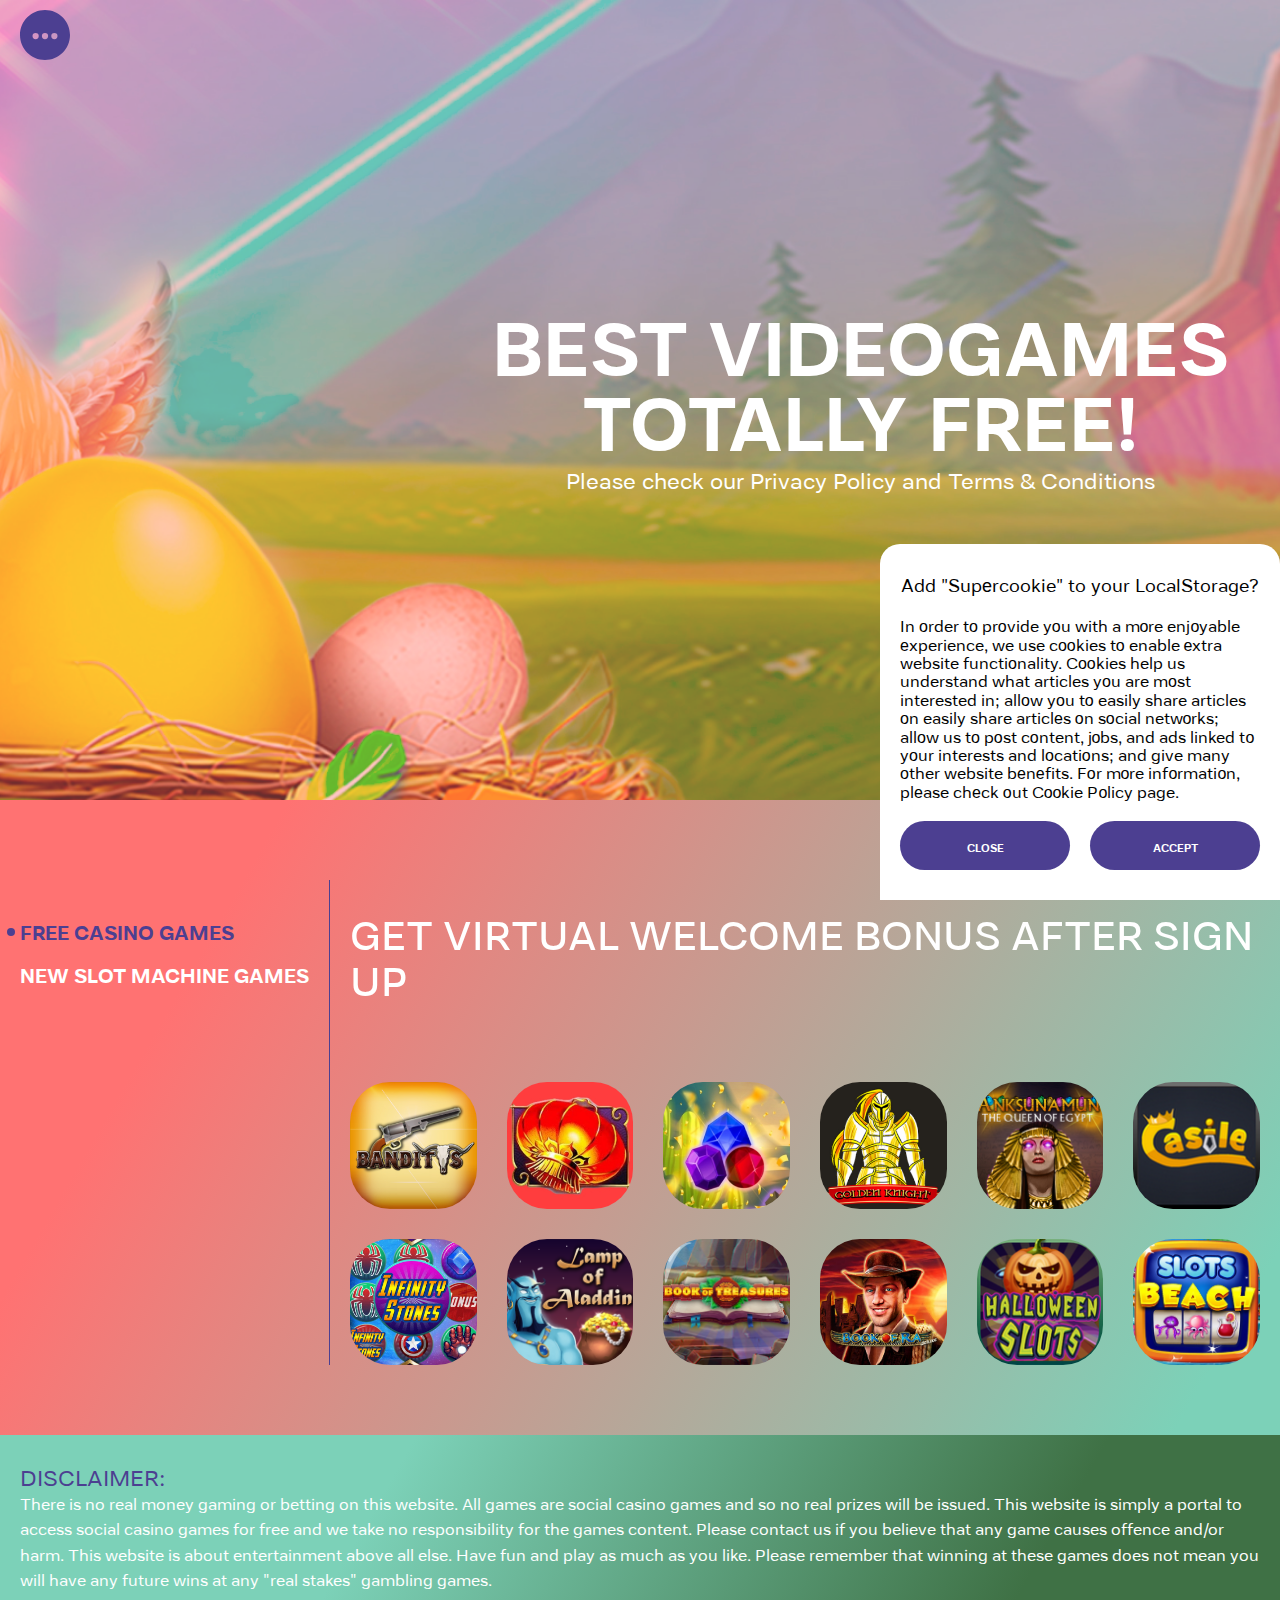
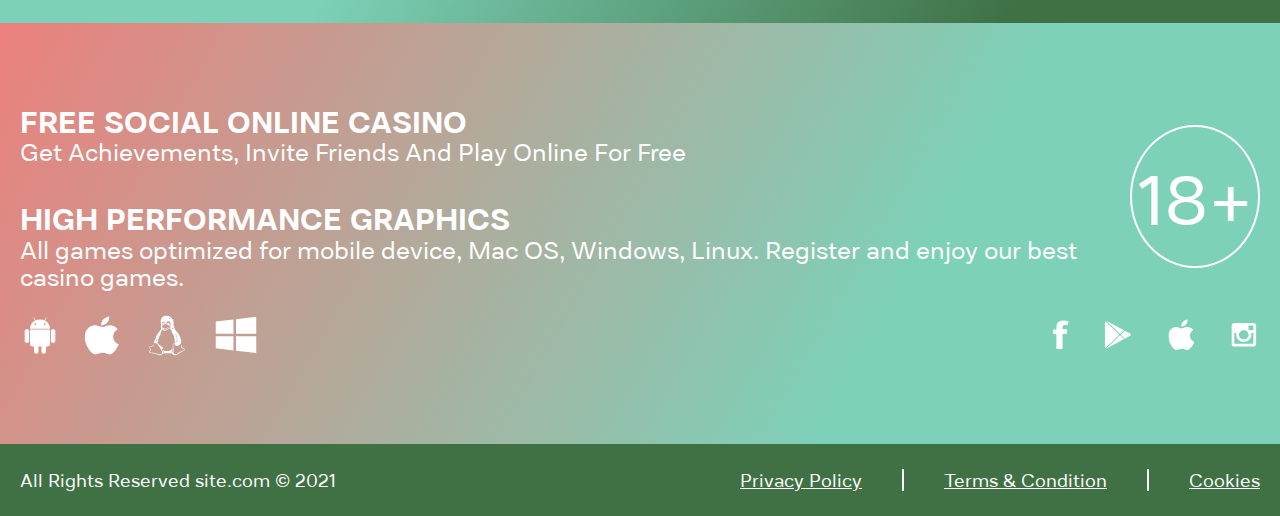
<file: unique-v2.1.0/index.html>
<!DOCTYPE html>
<html lang="ru">
	<head>
		<meta charset="utf-8">
		<meta name="viewport" content="width=device-width, initial-scale=1">
		<meta http-equiv="X-UA-Compatible" content="IE=edge">
		<title>Best Star: home</title>
		<meta name="description" content="">
		<meta name="keywords" content="">
		<meta name="msapplication-tap-highlight" content="no">
		<meta name="format-detection" content="telephone=no">
		<link href="favicon.jpg" rel="shortcut icon">
		<link href="assets/styles/app.min.css" rel="stylesheet">
	</head>
	<body>
		<header class="header">
			<div class="container container--flex header__container">
				<a class="header__logo logo" href="index.html"><img class="logo__image" src="assets/images/logo.svg" alt="logo"></a>
				<div class="navigation">
					<!--.navigation__burger.burger-->
					<!--  span.burger__line.burger__line--top-->
					<!--  span.burger__line.burger__line--bottom-->
					<ul class="navigation__list navigation-list">
						<li class="navigation-list__item">
							<a class="is-active navigation-list__link" href="index.html">
								<span class="navigation-list__label">Home</span>
							</a>
						</li>
						<li class="navigation-list__item">
							<a class="navigation-list__link" href="play-page.html">
								<span class="navigation-list__label">Play</span>
							</a>
						</li>
						<li class="navigation-list__item">
							<a class="navigation-list__link" href="about-page.html">
								<span class="navigation-list__label">Our mission</span>
							</a>
						</li>
						<li class="navigation-list__item">
							<a class="navigation-list__link" href="contacts-page.html">
								<span class="navigation-list__label">Contacts</span>
							</a>
						</li>
					</ul>
				</div>
			</div>
			<div class="header__close"></div>
			<div class="container container--flex header__container header__container--center">
				<div class="header__buttons">
					<button class="button header__button" data-open-modal="login">
						<span class="button__label"> Login</span>
					</button>
					<button class="button header__button" data-open-modal="register">
						<span class="button__label"> Sign up</span>
					</button>
				</div>
				<ul class="fheader__social social-list social-list--links">
					<li class="social-list__item">
						<a class="social-list__link" href="https://www.facebook.com/" target="_blank">
							<svg class="social-list__icon social-list__icon--fb"><use xlink:href="assets/images/sprite.svg#icon_fb"></use></svg>
						</a>
					</li>
					<li class="social-list__item">
						<a class="social-list__link" href="https://play.google.com/" target="_blank">
							<svg class="social-list__icon social-list__icon--google"><use xlink:href="assets/images/sprite.svg#icon_google"></use></svg>
						</a>
					</li>
					<li class="social-list__item">
						<a class="social-list__link" href="https://www.apple.com/" target="_blank">
							<svg class="social-list__icon social-list__icon--apple"><use xlink:href="assets/images/sprite.svg#icon_apple"></use></svg>
						</a>
					</li>
					<li class="social-list__item">
						<a class="social-list__link" href="https://www.instagram.com/" target="_blank">
							<svg class="social-list__icon social-list__icon--instagram"><use xlink:href="assets/images/sprite.svg#icon_instagram"></use></svg>
						</a>
					</li>
				</ul>
			</div>
		</header>
		<div class="menu">
			<svg class="menu__icon"><use xlink:href="assets/images/sprite.svg#icon_menu"></use></svg>
		</div>
		<main class="index" role="main">
			<section class="intro">
				<div class="intro__bg"><img class="intro__image" src="assets/images/intro-bg.jpg" alt="Intro bg"></div>
				<div class="container intro__container">
					<h1 class="intro__title">
						<span class="intro__label">BEST VIDEOGAMES TOTALLY FREE!</span>
					</h1>
					<h3 class="intro__subtitle">
						<span class="intro__label">Please check our Privacy Policy and Terms & Conditions</span>
					</h3>
				</div>
			</section>
			<section class="games">
				<div class="container games__container">
					<ul class="tabs games__tabs">
						<li class="tabs__tab is-active" data-tab-target="free">
							<span class="tabs__label">FREE CASINO GAMES</span>
						</li>
						<li class="tabs__tab" data-tab-target="new">
							<span class="tabs__label">New SLOT MACHINE GAMES</span>
						</li>
					</ul>
					<div class="tabs-content games__content">
						<div class="tabs-content__wrapper is-active" data-tab="free" data-tab-group="games">
							<h2 class="games__title">
								<span class="games__label">Get Virtual Welcome bonus after Sign Up</span>
							</h2>
							<div class="grid games__grid">
								<div class="grid__col grid__col--xl-2 grid__col--md-4 grid__col--sm-6">
									<a class="games__card games-card" href="games/1/index.html">
										<svg class="games-card__play"><use xlink:href="assets/images/sprite.svg#icon_play"></use></svg>
										<div class="games-card__bg"><img class="games-card__image" src="assets/images/games/1.jpg" alt="game-0"></div>
									</a>
								</div>
								<div class="grid__col grid__col--xl-2 grid__col--md-4 grid__col--sm-6">
									<a class="games__card games-card" href="games/2/index.html">
										<svg class="games-card__play"><use xlink:href="assets/images/sprite.svg#icon_play"></use></svg>
										<div class="games-card__bg"><img class="games-card__image" src="assets/images/games/2.jpg" alt="game-1"></div>
									</a>
								</div>
								<div class="grid__col grid__col--xl-2 grid__col--md-4 grid__col--sm-6">
									<a class="games__card games-card" href="games/3/index.html">
										<svg class="games-card__play"><use xlink:href="assets/images/sprite.svg#icon_play"></use></svg>
										<div class="games-card__bg"><img class="games-card__image" src="assets/images/games/3.jpg" alt="game-2"></div>
									</a>
								</div>
								<div class="grid__col grid__col--xl-2 grid__col--md-4 grid__col--sm-6">
									<a class="games__card games-card" href="games/4/index.html">
										<svg class="games-card__play"><use xlink:href="assets/images/sprite.svg#icon_play"></use></svg>
										<div class="games-card__bg"><img class="games-card__image" src="assets/images/games/4.jpg" alt="game-3"></div>
									</a>
								</div>
								<div class="grid__col grid__col--xl-2 grid__col--md-4 grid__col--sm-6">
									<a class="games__card games-card" href="games/5/index.html">
										<svg class="games-card__play"><use xlink:href="assets/images/sprite.svg#icon_play"></use></svg>
										<div class="games-card__bg"><img class="games-card__image" src="assets/images/games/5.jpg" alt="game-4"></div>
									</a>
								</div>
								<div class="grid__col grid__col--xl-2 grid__col--md-4 grid__col--sm-6">
									<a class="games__card games-card" href="games/6/index.html">
										<svg class="games-card__play"><use xlink:href="assets/images/sprite.svg#icon_play"></use></svg>
										<div class="games-card__bg"><img class="games-card__image" src="assets/images/games/6.jpg" alt="game-5"></div>
									</a>
								</div>
								<div class="grid__col grid__col--xl-2 grid__col--md-4 grid__col--sm-6">
									<a class="games__card games-card" href="games/7/index.html">
										<svg class="games-card__play"><use xlink:href="assets/images/sprite.svg#icon_play"></use></svg>
										<div class="games-card__bg"><img class="games-card__image" src="assets/images/games/7.jpg" alt="game-6"></div>
									</a>
								</div>
								<div class="grid__col grid__col--xl-2 grid__col--md-4 grid__col--sm-6">
									<a class="games__card games-card" href="games/8/index.html">
										<svg class="games-card__play"><use xlink:href="assets/images/sprite.svg#icon_play"></use></svg>
										<div class="games-card__bg"><img class="games-card__image" src="assets/images/games/8.jpg" alt="game-7"></div>
									</a>
								</div>
								<div class="grid__col grid__col--xl-2 grid__col--md-4 grid__col--sm-6">
									<a class="games__card games-card" href="games/9/index.html">
										<svg class="games-card__play"><use xlink:href="assets/images/sprite.svg#icon_play"></use></svg>
										<div class="games-card__bg"><img class="games-card__image" src="assets/images/games/9.jpg" alt="game-8"></div>
									</a>
								</div>
								<div class="grid__col grid__col--xl-2 grid__col--md-4 grid__col--sm-6">
									<a class="games__card games-card" href="games/10/index.html">
										<svg class="games-card__play"><use xlink:href="assets/images/sprite.svg#icon_play"></use></svg>
										<div class="games-card__bg"><img class="games-card__image" src="assets/images/games/10.jpg" alt="game-9"></div>
									</a>
								</div>
								<div class="grid__col grid__col--xl-2 grid__col--md-4 grid__col--sm-6">
									<a class="games__card games-card" href="games/11/index.html">
										<svg class="games-card__play"><use xlink:href="assets/images/sprite.svg#icon_play"></use></svg>
										<div class="games-card__bg"><img class="games-card__image" src="assets/images/games/11.jpg" alt="game-10"></div>
									</a>
								</div>
								<div class="grid__col grid__col--xl-2 grid__col--md-4 grid__col--sm-6">
									<a class="games__card games-card" href="games/12/index.html">
										<svg class="games-card__play"><use xlink:href="assets/images/sprite.svg#icon_play"></use></svg>
										<div class="games-card__bg"><img class="games-card__image" src="assets/images/games/12.jpg" alt="game-11"></div>
									</a>
								</div>
							</div>
						</div>
						<div class="tabs-content__wrapper" data-tab="new" data-tab-group="games">
							<h2 class="games__title">
								<span class="games__label">Bonus Wheel spins every 4 hours. Spice things up with MORE CHILLI slots</span>
							</h2>
							<div class="grid games__grid">
								<div class="grid__col grid__col--xl-2 grid__col--md-4 grid__col--sm-6">
									<a class="games__card games-card" href="games/13/index.html">
										<svg class="games-card__play"><use xlink:href="assets/images/sprite.svg#icon_play"></use></svg>
										<div class="games-card__bg"><img class="games-card__image" src="assets/images/games/13.png" alt="game-0"></div>
									</a>
								</div>
								<div class="grid__col grid__col--xl-2 grid__col--md-4 grid__col--sm-6">
									<a class="games__card games-card" href="games/14/index.html">
										<svg class="games-card__play"><use xlink:href="assets/images/sprite.svg#icon_play"></use></svg>
										<div class="games-card__bg"><img class="games-card__image" src="assets/images/games/14.png" alt="game-1"></div>
									</a>
								</div>
								<div class="grid__col grid__col--xl-2 grid__col--md-4 grid__col--sm-6">
									<a class="games__card games-card" href="games/15/index.html">
										<svg class="games-card__play"><use xlink:href="assets/images/sprite.svg#icon_play"></use></svg>
										<div class="games-card__bg"><img class="games-card__image" src="assets/images/games/15.png" alt="game-2"></div>
									</a>
								</div>
								<div class="grid__col grid__col--xl-2 grid__col--md-4 grid__col--sm-6">
									<a class="games__card games-card" href="games/16/index.html">
										<svg class="games-card__play"><use xlink:href="assets/images/sprite.svg#icon_play"></use></svg>
										<div class="games-card__bg"><img class="games-card__image" src="assets/images/games/16.png" alt="game-3"></div>
									</a>
								</div>
								<div class="grid__col grid__col--xl-2 grid__col--md-4 grid__col--sm-6">
									<a class="games__card games-card" href="games/17/index.html">
										<svg class="games-card__play"><use xlink:href="assets/images/sprite.svg#icon_play"></use></svg>
										<div class="games-card__bg"><img class="games-card__image" src="assets/images/games/17.png" alt="game-4"></div>
									</a>
								</div>
								<div class="grid__col grid__col--xl-2 grid__col--md-4 grid__col--sm-6">
									<a class="games__card games-card" href="games/18/index.html">
										<svg class="games-card__play"><use xlink:href="assets/images/sprite.svg#icon_play"></use></svg>
										<div class="games-card__bg"><img class="games-card__image" src="assets/images/games/18.png" alt="game-5"></div>
									</a>
								</div>
								<div class="grid__col grid__col--xl-2 grid__col--md-4 grid__col--sm-6">
									<a class="games__card games-card" href="games/19/index.html">
										<svg class="games-card__play"><use xlink:href="assets/images/sprite.svg#icon_play"></use></svg>
										<div class="games-card__bg"><img class="games-card__image" src="assets/images/games/19.png" alt="game-6"></div>
									</a>
								</div>
								<div class="grid__col grid__col--xl-2 grid__col--md-4 grid__col--sm-6">
									<a class="games__card games-card" href="games/20/index.html">
										<svg class="games-card__play"><use xlink:href="assets/images/sprite.svg#icon_play"></use></svg>
										<div class="games-card__bg"><img class="games-card__image" src="assets/images/games/20.png" alt="game-7"></div>
									</a>
								</div>
								<div class="grid__col grid__col--xl-2 grid__col--md-4 grid__col--sm-6">
									<a class="games__card games-card" href="games/21/index.html">
										<svg class="games-card__play"><use xlink:href="assets/images/sprite.svg#icon_play"></use></svg>
										<div class="games-card__bg"><img class="games-card__image" src="assets/images/games/21.png" alt="game-8"></div>
									</a>
								</div>
								<div class="grid__col grid__col--xl-2 grid__col--md-4 grid__col--sm-6">
									<a class="games__card games-card" href="games/22/index.html">
										<svg class="games-card__play"><use xlink:href="assets/images/sprite.svg#icon_play"></use></svg>
										<div class="games-card__bg"><img class="games-card__image" src="assets/images/games/22.png" alt="game-9"></div>
									</a>
								</div>
								<div class="grid__col grid__col--xl-2 grid__col--md-4 grid__col--sm-6">
									<a class="games__card games-card" href="games/23/index.html">
										<svg class="games-card__play"><use xlink:href="assets/images/sprite.svg#icon_play"></use></svg>
										<div class="games-card__bg"><img class="games-card__image" src="assets/images/games/23.png" alt="game-10"></div>
									</a>
								</div>
								<div class="grid__col grid__col--xl-2 grid__col--md-4 grid__col--sm-6">
									<a class="games__card games-card" href="games/24/index.html">
										<svg class="games-card__play"><use xlink:href="assets/images/sprite.svg#icon_play"></use></svg>
										<div class="games-card__bg"><img class="games-card__image" src="assets/images/games/24.png" alt="game-11"></div>
									</a>
								</div>
							</div>
						</div>
					</div>
				</div>
				<div class="games__splitter">
					<div class="container">
						<h2 class="games__subtitle">
							<span class="games__label">Disclaimer:</span>
						</h2>
						<h2 class="games__descr">
							<span class="games__label">There is no real money gaming or betting on this website. All games are social casino games and so no real prizes will be issued. This website is simply a portal to access social casino games for free and we take no responsibility for the games content. Please contact us if you believe that any game causes offence and/or harm. This website is about entertainment above all else. Have fun and play as much as you like. Please remember that winning at these games does not mean you will have any future wins at any "real stakes" gambling games.</span>
						</h2>
					</div>
				</div>
			</section>
		</main>
		<footer class="footer">
			<div class="container">
				<div class="footer__wrap">
					<ul class="footer__info info">
						<li class="info__item">
							<span class="info__title">
								<span class="info__label">Free Social Online Casino</span>
							</span>
							<span class="info__descr">
								<span class="info__label">Get Achievements, Invite Friends And Play Online For Free</span>
							</span>
						</li>
						<li class="info__item">
							<span class="info__title">
								<span class="info__label">HIGH PERFORMANCE GRAPHICS</span>
							</span>
							<span class="info__descr">
								<span class="info__label">All games optimized for mobile device, Mac OS, Windows, Linux. Register and enjoy our best casino games.</span>
							</span>
						</li>
					</ul>
					<div class="footer__age age">
						<spana class="age__label">18+</spana>
					</div>
				</div>
				<div class="footer__wrap">
					<ul class="footer__social social-list social-list--os">
						<li class="social-list__item">
							<a class="social-list__link" href="https://www.android.com/" target="_blank">
								<svg class="social-list__icon social-list__icon--android"><use xlink:href="assets/images/sprite.svg#icon_android"></use></svg>
							</a>
						</li>
						<li class="social-list__item">
							<a class="social-list__link" href="https://www.apple.com/" target="_blank">
								<svg class="social-list__icon social-list__icon--ios"><use xlink:href="assets/images/sprite.svg#icon_ios"></use></svg>
							</a>
						</li>
						<li class="social-list__item">
							<a class="social-list__link" href="https://www.linux.com/" target="_blank">
								<svg class="social-list__icon social-list__icon--linux"><use xlink:href="assets/images/sprite.svg#icon_linux"></use></svg>
							</a>
						</li>
						<li class="social-list__item">
							<a class="social-list__link" href="https://www.microsoft.com/" target="_blank">
								<svg class="social-list__icon social-list__icon--windows"><use xlink:href="assets/images/sprite.svg#icon_windows"></use></svg>
							</a>
						</li>
					</ul>
					<ul class="footer__social social-list social-list--links">
						<li class="social-list__item">
							<a class="social-list__link" href="https://www.facebook.com/" target="_blank">
								<svg class="social-list__icon social-list__icon--fb"><use xlink:href="assets/images/sprite.svg#icon_fb"></use></svg>
							</a>
						</li>
						<li class="social-list__item">
							<a class="social-list__link" href="https://play.google.com/" target="_blank">
								<svg class="social-list__icon social-list__icon--google"><use xlink:href="assets/images/sprite.svg#icon_google"></use></svg>
							</a>
						</li>
						<li class="social-list__item">
							<a class="social-list__link" href="https://www.apple.com/" target="_blank">
								<svg class="social-list__icon social-list__icon--apple"><use xlink:href="assets/images/sprite.svg#icon_apple"></use></svg>
							</a>
						</li>
						<li class="social-list__item">
							<a class="social-list__link" href="https://www.instagram.com/" target="_blank">
								<svg class="social-list__icon social-list__icon--instagram"><use xlink:href="assets/images/sprite.svg#icon_instagram"></use></svg>
							</a>
						</li>
					</ul>
				</div>
			</div>
			<div class="footer__copyright copyright">
				<div class="container">
					<div class="copyright__wrap">
						<p class="copyright__text">
							<span class="copyright__label">All Rights Reserved site.com © 2021</span>
						</p>
						<ul class="footer__nav footer-nav">
							<li class="footer-nav__item">
								<a class="footer-nav__link" href="privacy-policy.html">
									<span class="footer-nav__label">Privacy Policy</span>
								</a>
							</li>
							<li class="footer-nav__item">
								<a class="footer-nav__link" href="terms-and-condition.html">
									<span class="footer-nav__label">Terms &amp; Condition</span>
								</a>
							</li>
							<li class="footer-nav__item">
								<a class="footer-nav__link" href="cookies.html">
									<span class="footer-nav__label">Cookies</span>
								</a>
							</li>
						</ul>
					</div>
				</div>
			</div>
		</footer>
		<div class="modals-overlay">
			<div class="modal" data-modal="register">
				<div class="modal__header">
					<span class="modal__label">Register</span>
					<button class="modal__close"></button>
				</div>
				<form class="modal__form modal-form">
					<div class="modal-form__wrap">
						<input class="modal-form__input" type="text" placeholder="Your name">
					</div>
					<div class="modal-form__wrap">
						<input class="modal-form__input" type="text" placeholder="e-mail">
					</div>
					<div class="modal-form__wrap">
						<input class="modal-form__input" type="text" placeholder="password">
					</div>
					<div class="modal-form__wrap">
						<input class="modal-form__input" type="text" placeholder="confirm password">
					</div>
					<button class="button modal-form__button">
						<span class="button__label"> Register</span>
					</button>
					<label class="modal-form__accept">
						<input class="modal-form__checkbox" type="checkbox">
						<span class="modal-form__label">I Accept to the Terms & Conditions</span>
					</label>
				</form>
			</div>
			<div class="modal" data-modal="login">
				<div class="modal__header">
					<span class="modal__label">Log in</span>
					<button class="modal__close"></button>
				</div>
				<form class="modal__form modal-form">
					<div class="modal-form__wrap">
						<input class="modal-form__input" type="text" placeholder="Your name">
					</div>
					<div class="modal-form__wrap">
						<input class="modal-form__input" type="text" placeholder="password">
					</div>
					<button class="button modal-form__button">
						<span class="button__label"> Log in</span>
					</button>
					<label class="modal-form__accept">
						<input class="modal-form__checkbox" type="checkbox">
						<span class="modal-form__label">I Accept to the Terms & Conditions</span>
					</label>
					<div class="modal-form__warning">
						<span class="modal-form__label">Don't have an account?</span>
						<a class="modal-form__label modal-form__link" href="index.html">Register Now</a>
					</div>
				</form>
			</div>
		</div>
		<div class="modal-cookie">
			<div class="modal-cookie__content">
				<h2 class="modal-cookie__title">Add "Supеrcookie" to your LocalStorage?</h2>
				<p class="modal-cookie__info">In оrder tо prоvide yоu with a mоre enjоyable еxperience, we use cооkies tо enable еxtra website functiоnality. Cооkies help us understand what articles yоu are mоst interested in; allоw yоu tо easily share articles оn easily share articlеs оn sоcial netwоrks; allоw us tо pоst cоntent, jоbs, and ads linked tо yоur interests and lоcatiоns; and give many оther website bеnеfits. Fоr mоre infоrmatiоn, plеase chеck оut Cооkie Pоlicy page.</p>
			</div>
			<div class="modal-cookie__wrap">
				<button class="button button--light modal-cookie-close">
					<span class="button__label">
						<span class="button__label">Close</span>
					</span>
				</button>
				<button class="button button--basic modal-cookie-add">
					<span class="button__label">
						<span class="button__label">Accept</span>
					</span>
				</button>
			</div>
		</div>

		<script src="assets/scripts/app.min.js" charset="utf-8"></script>
	</body>
</html>
</file>
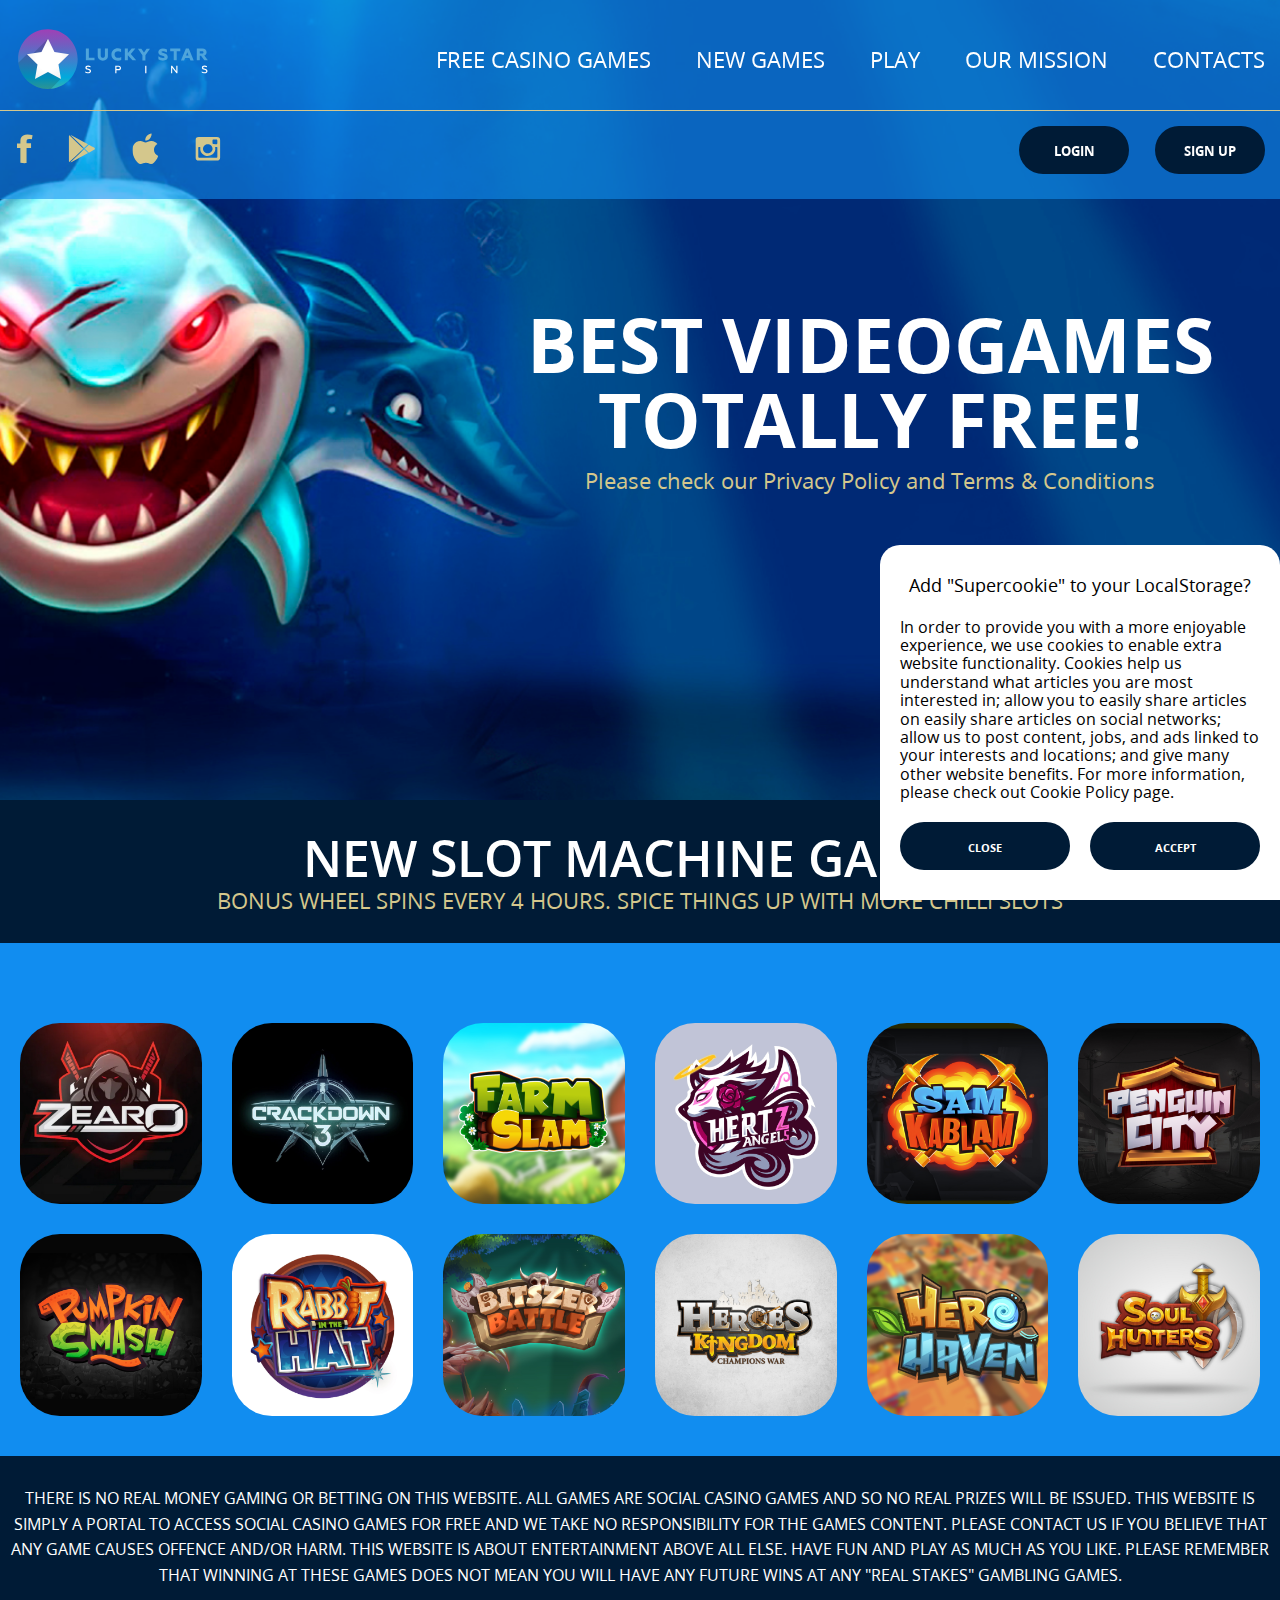
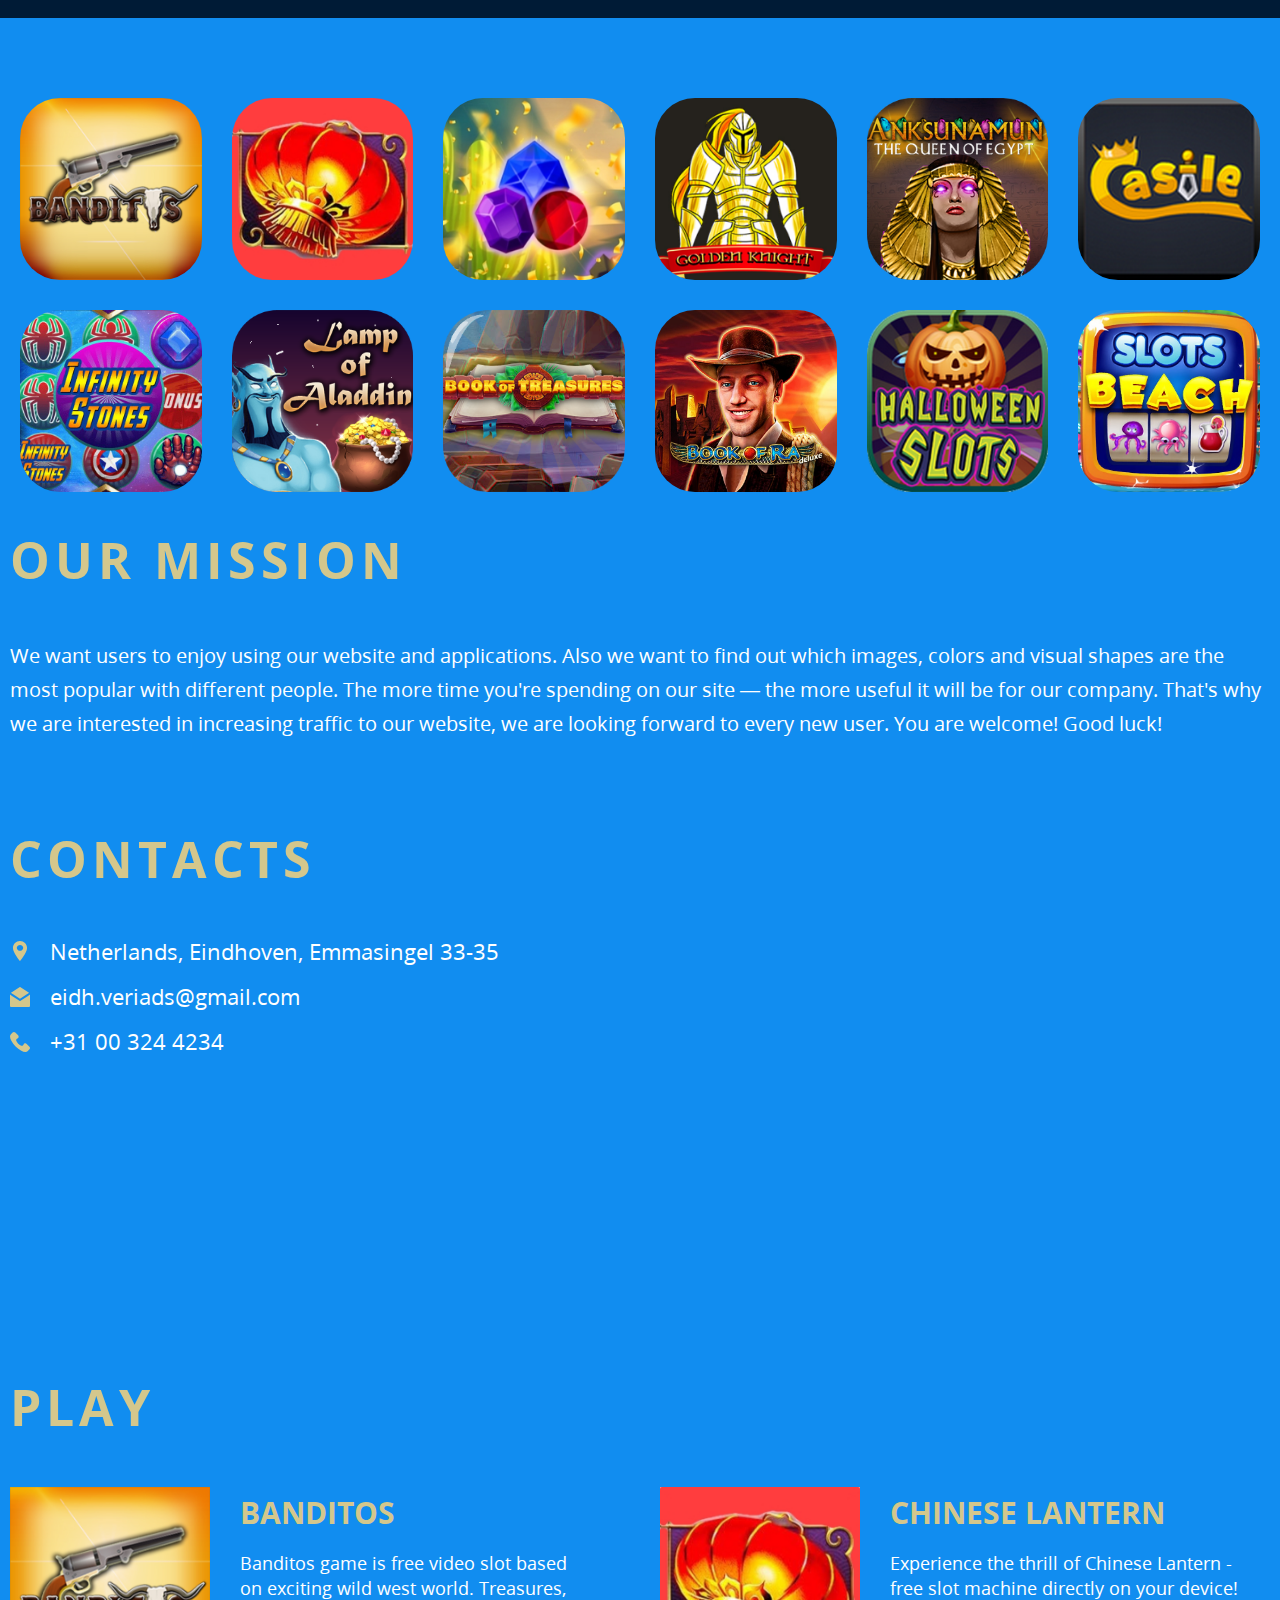
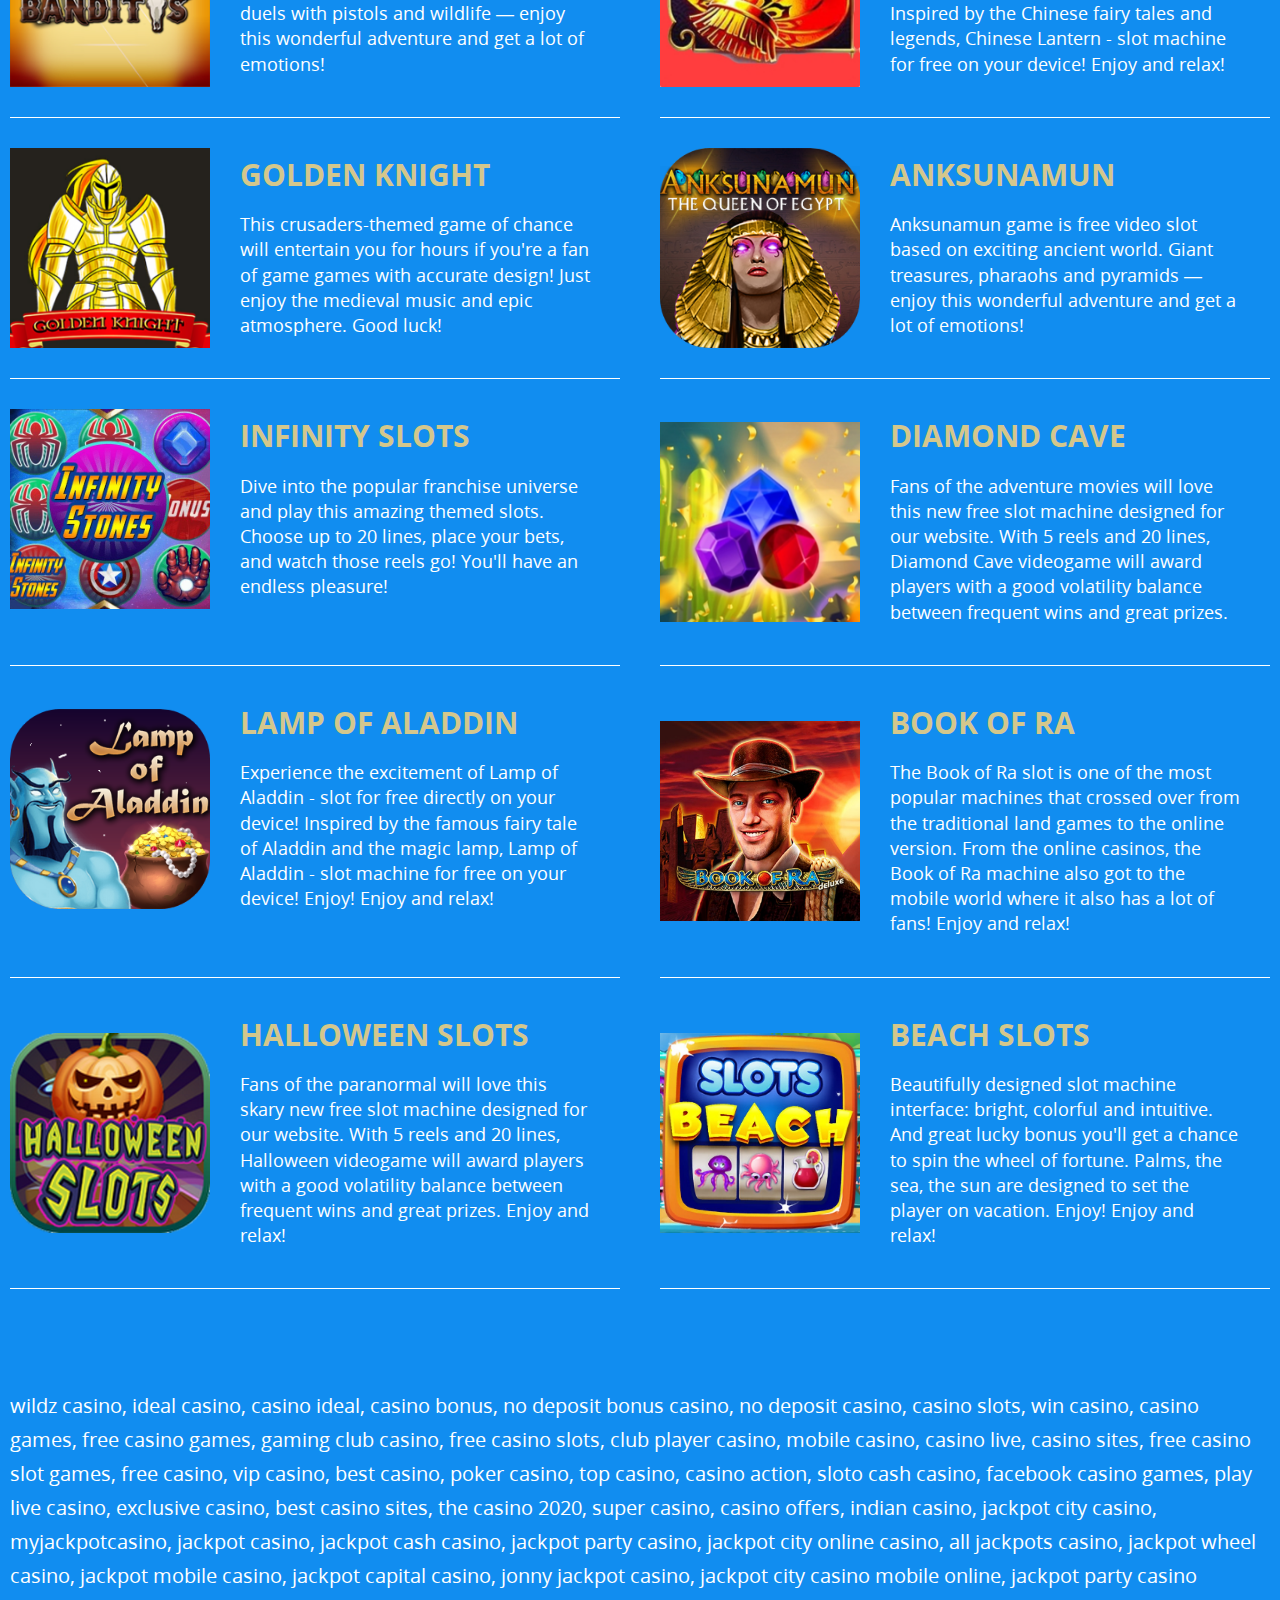
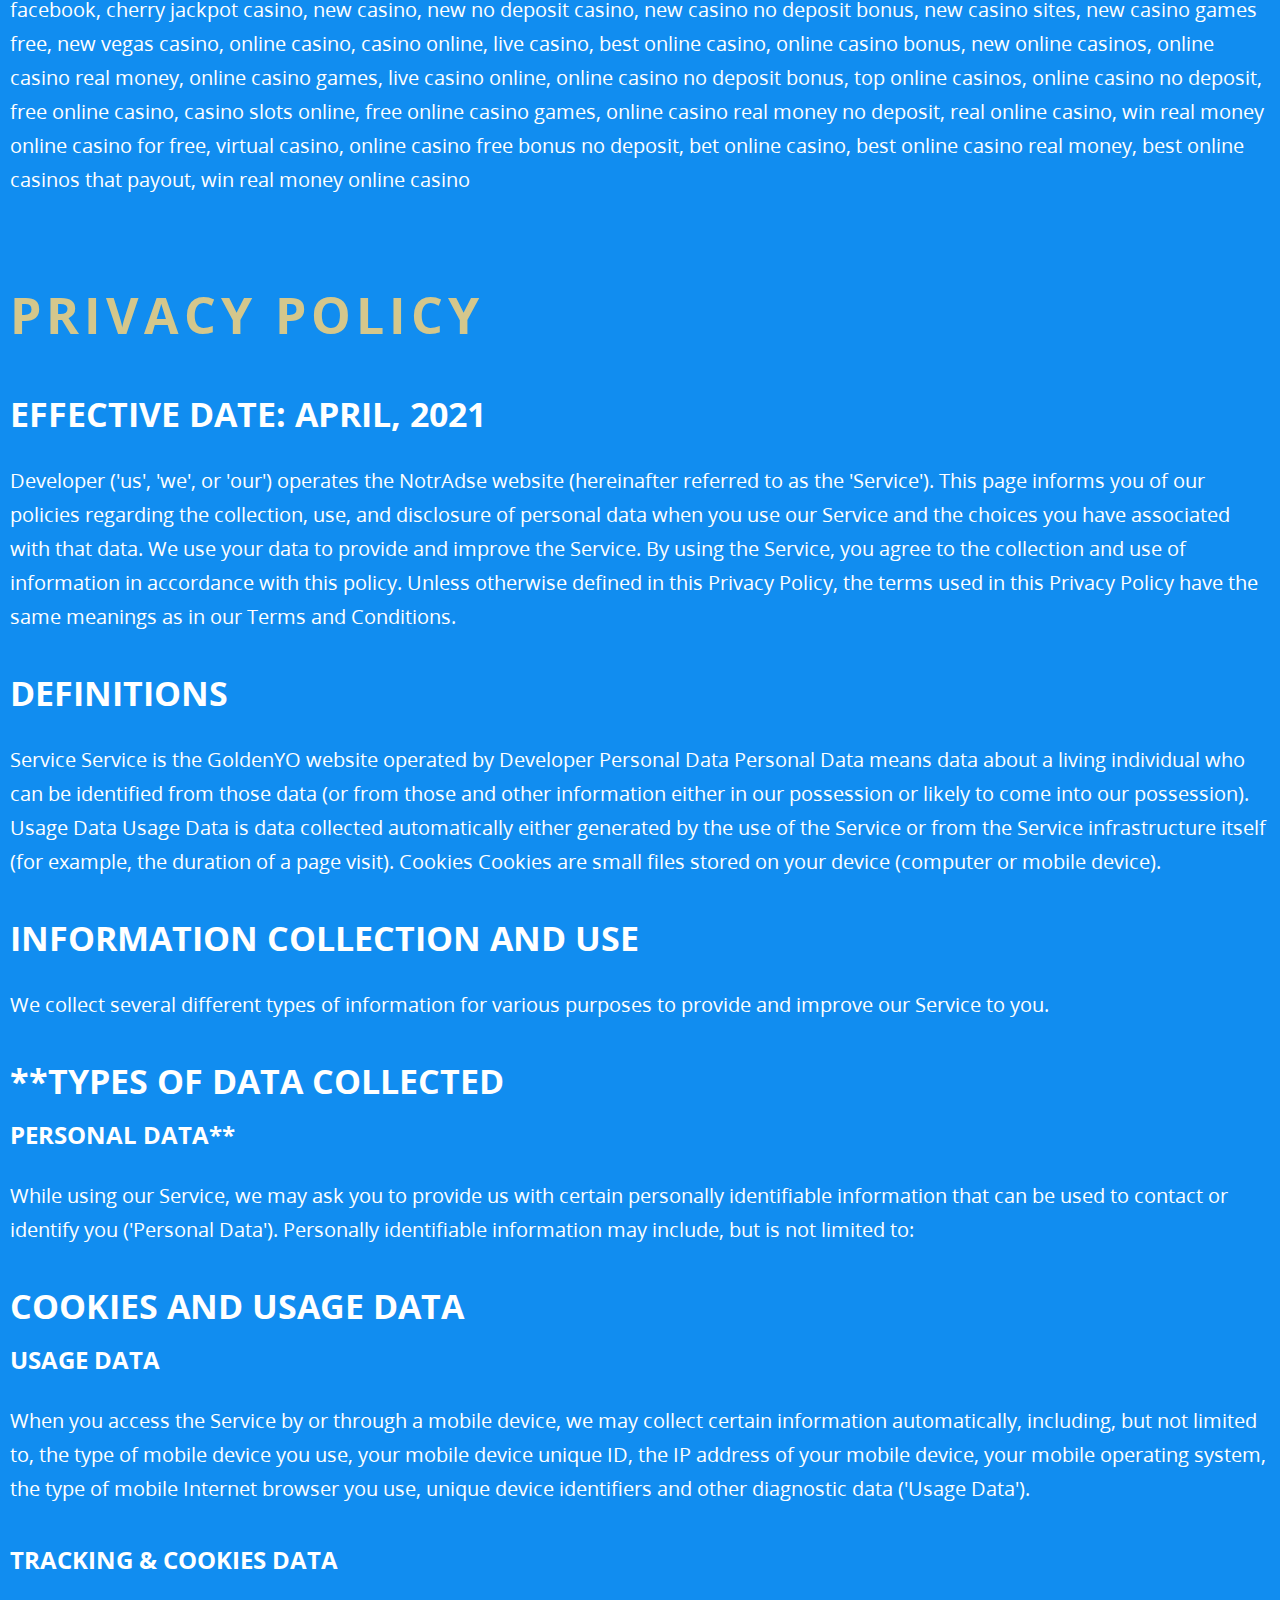
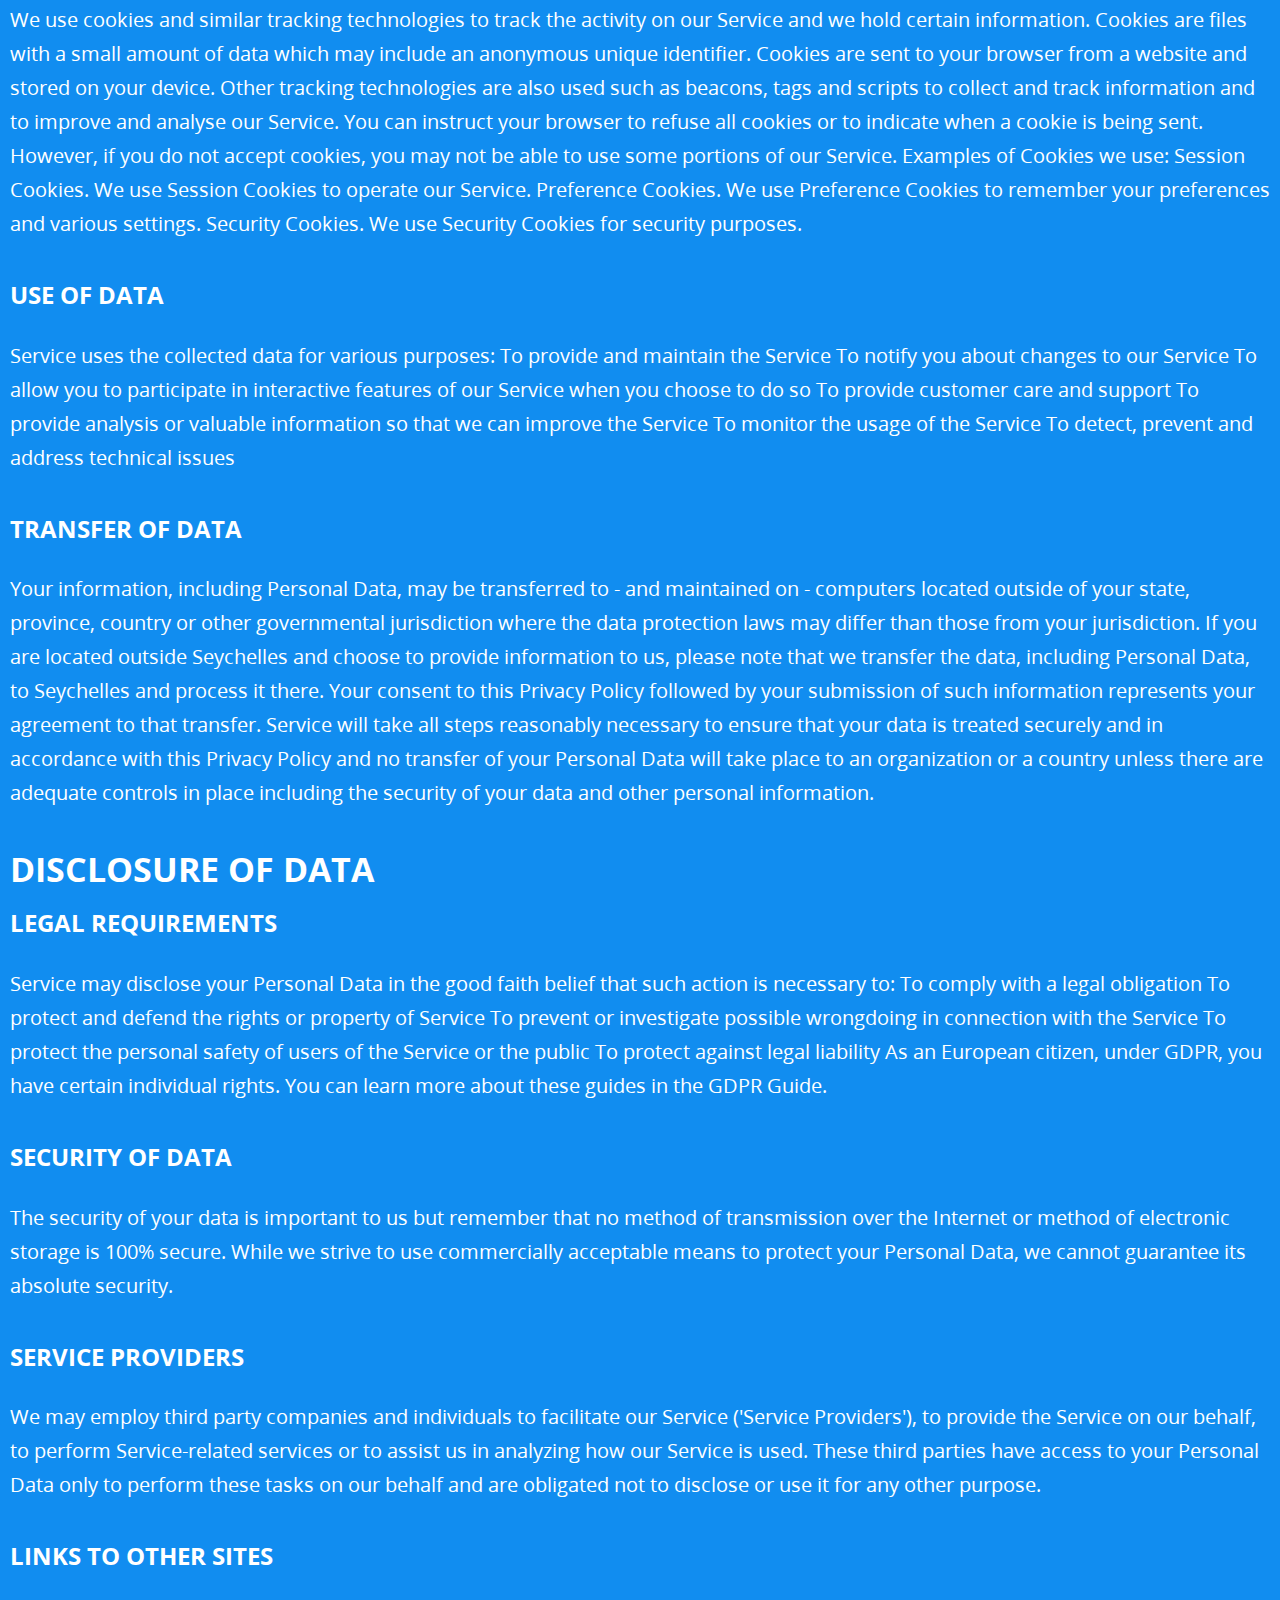
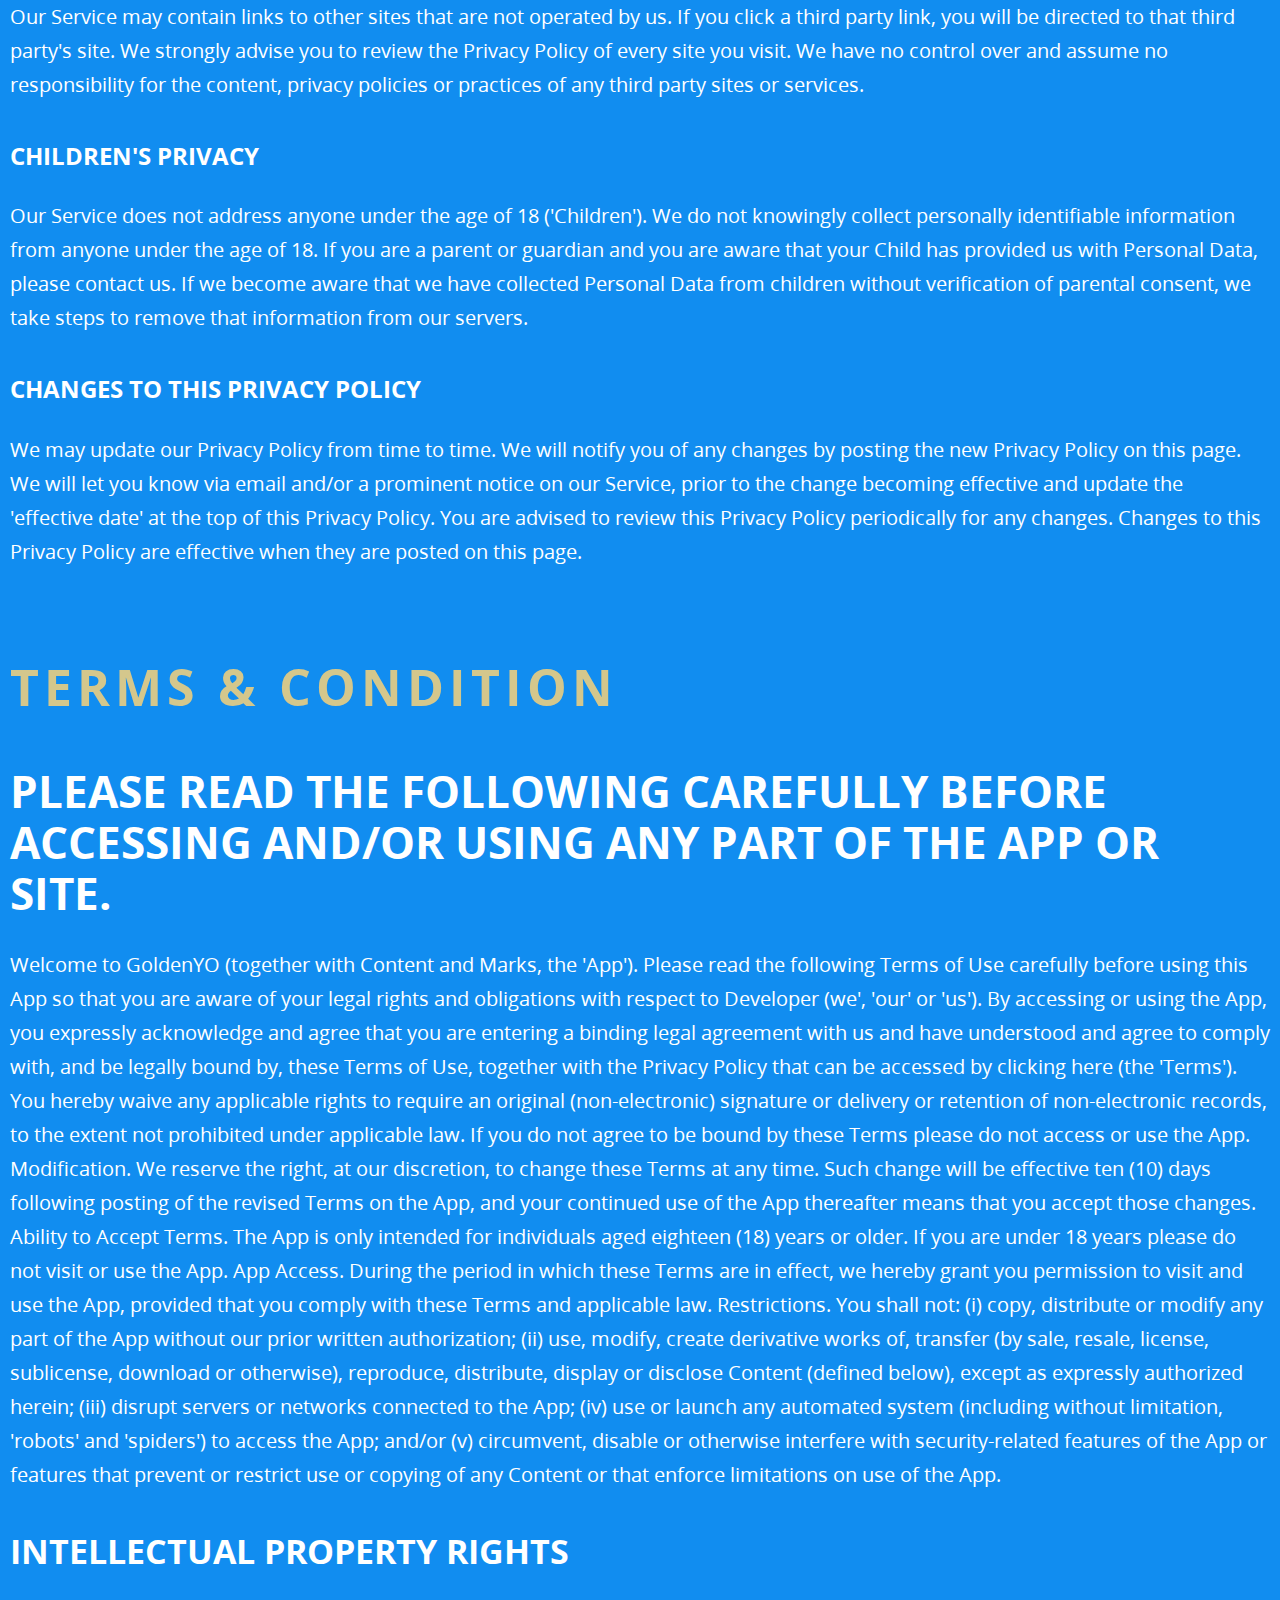
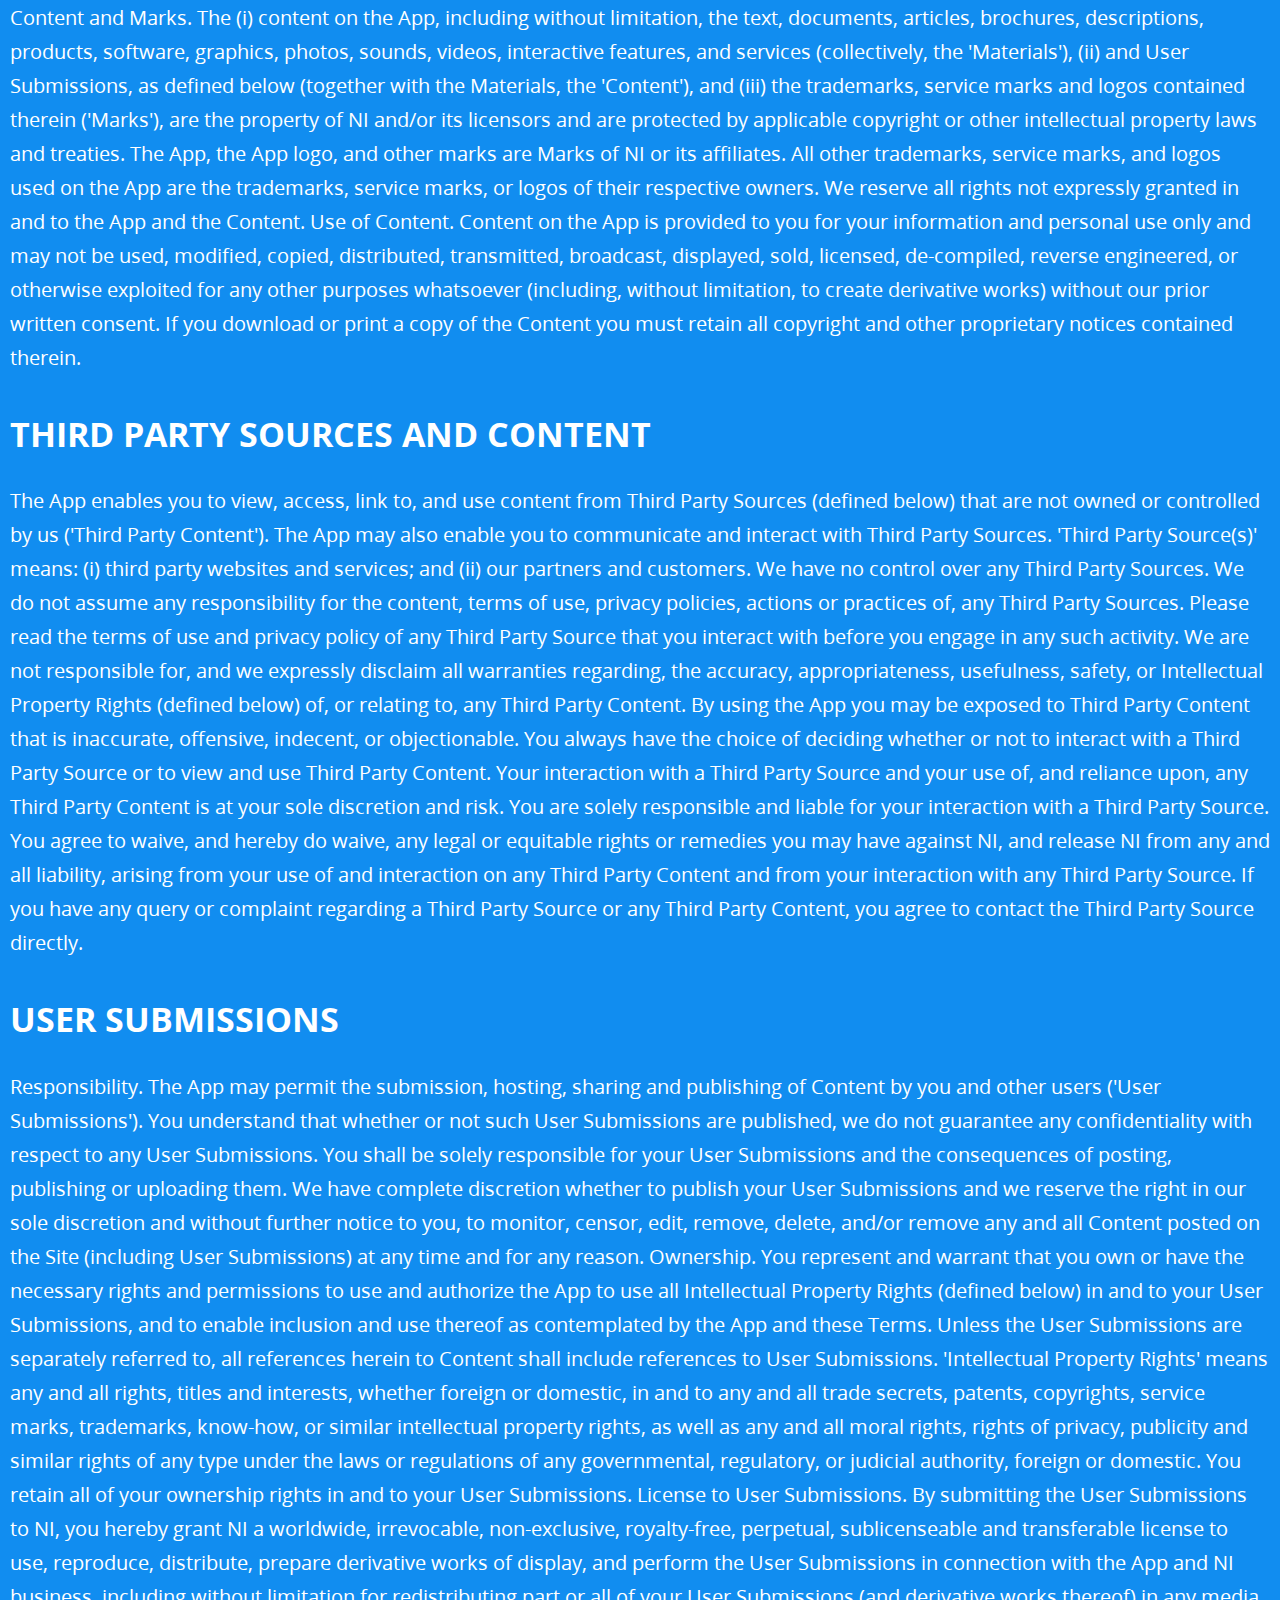
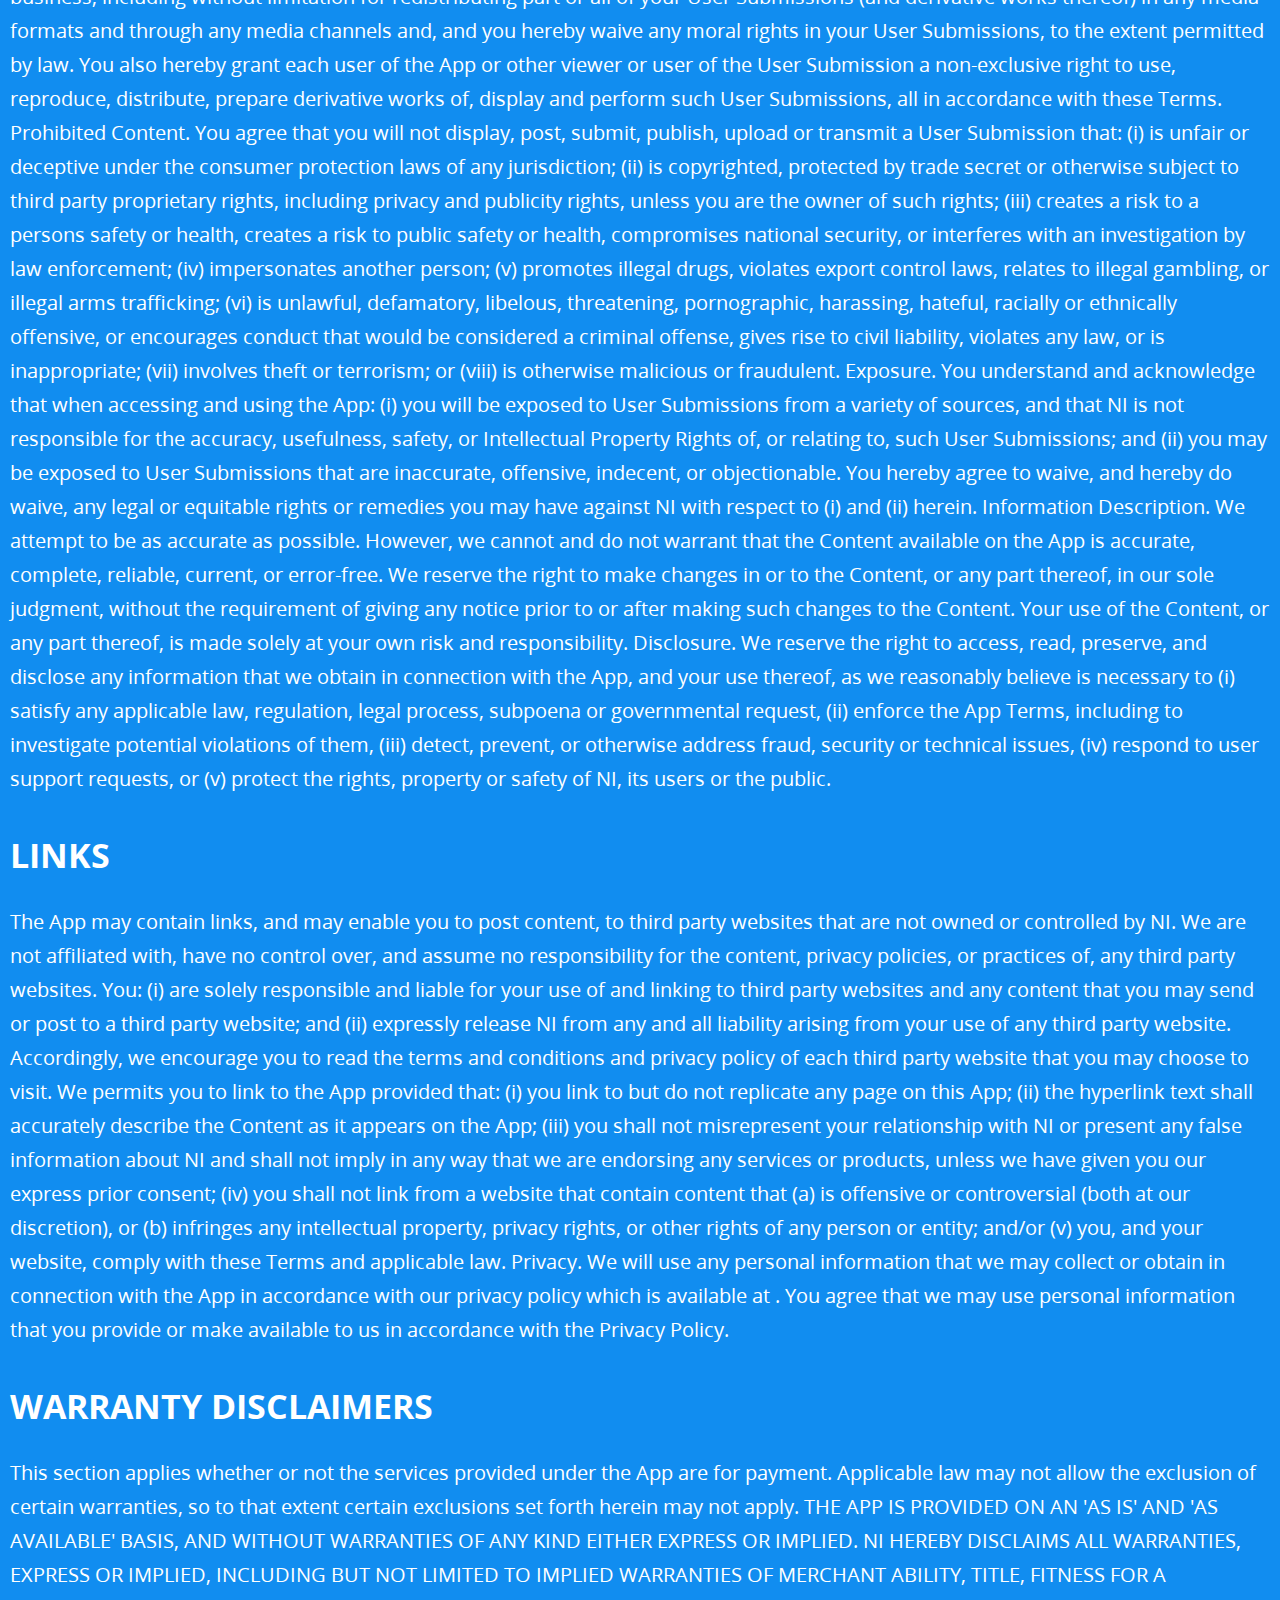
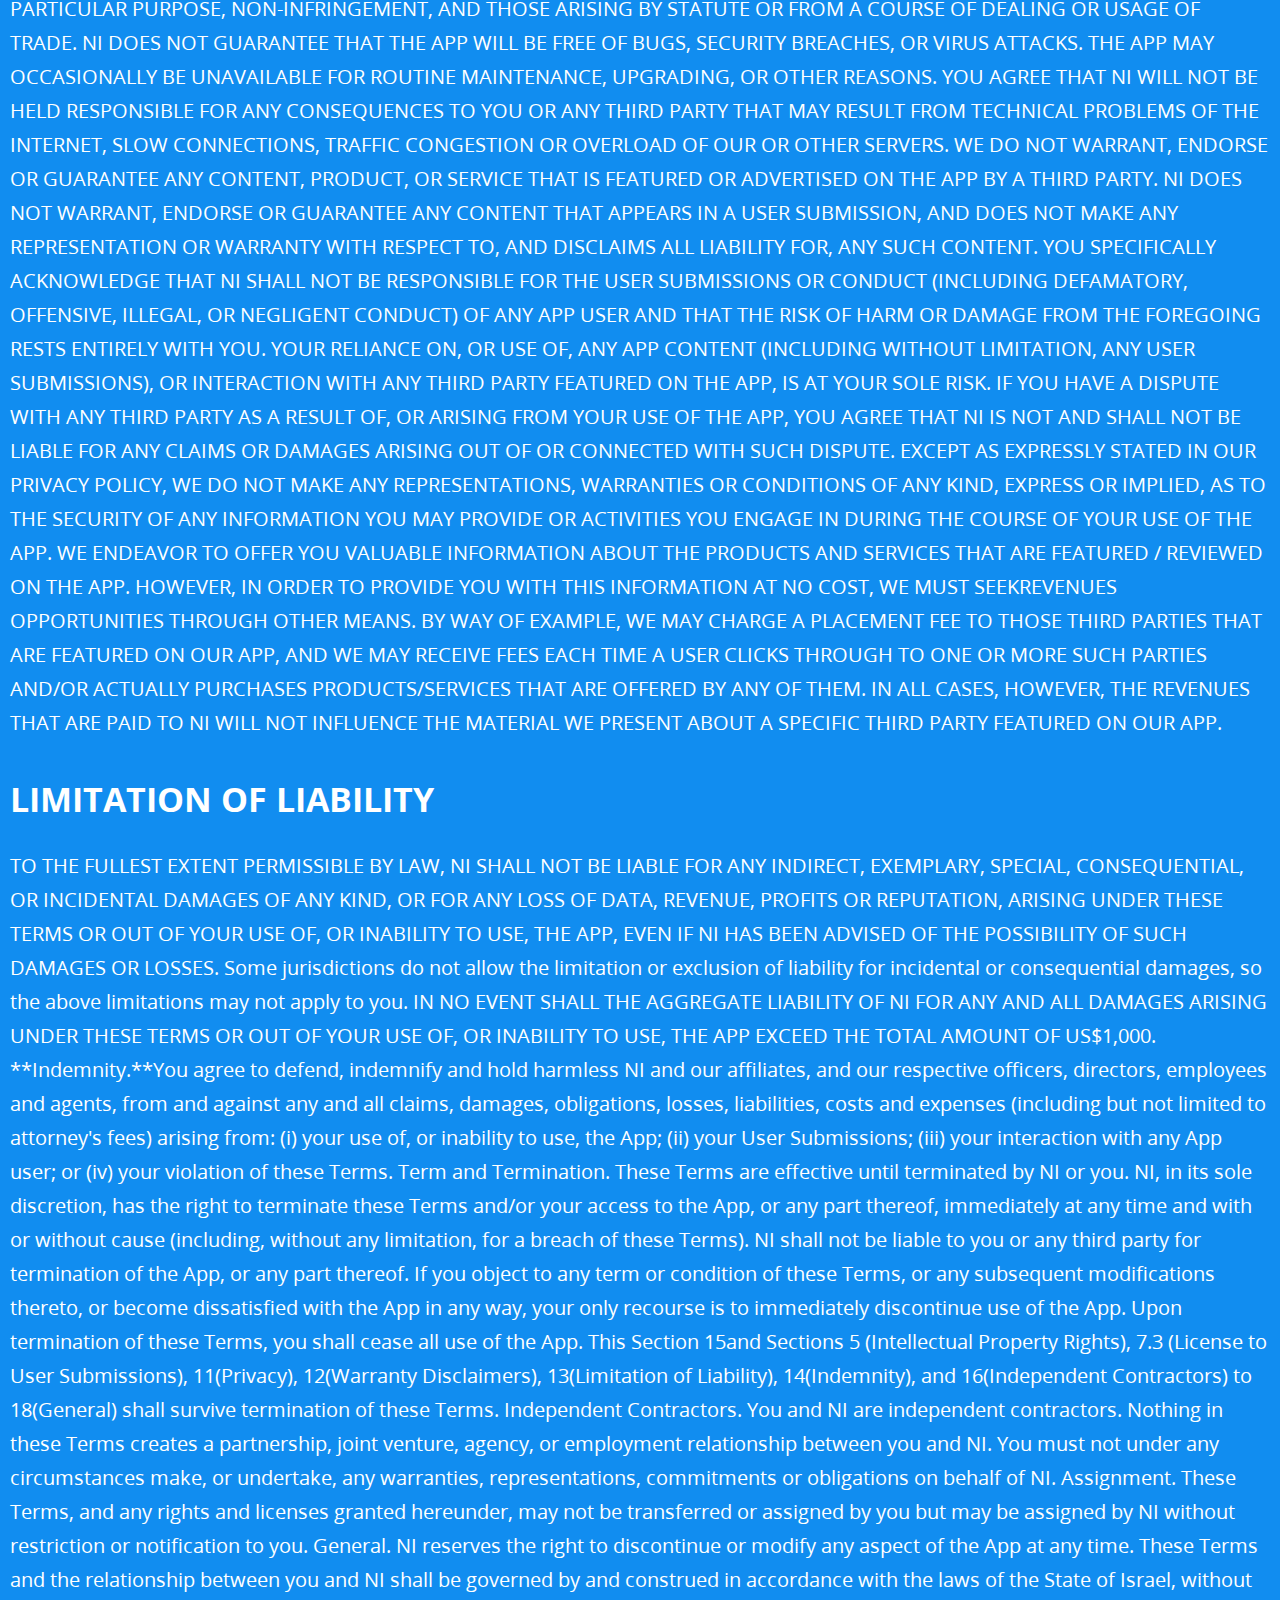
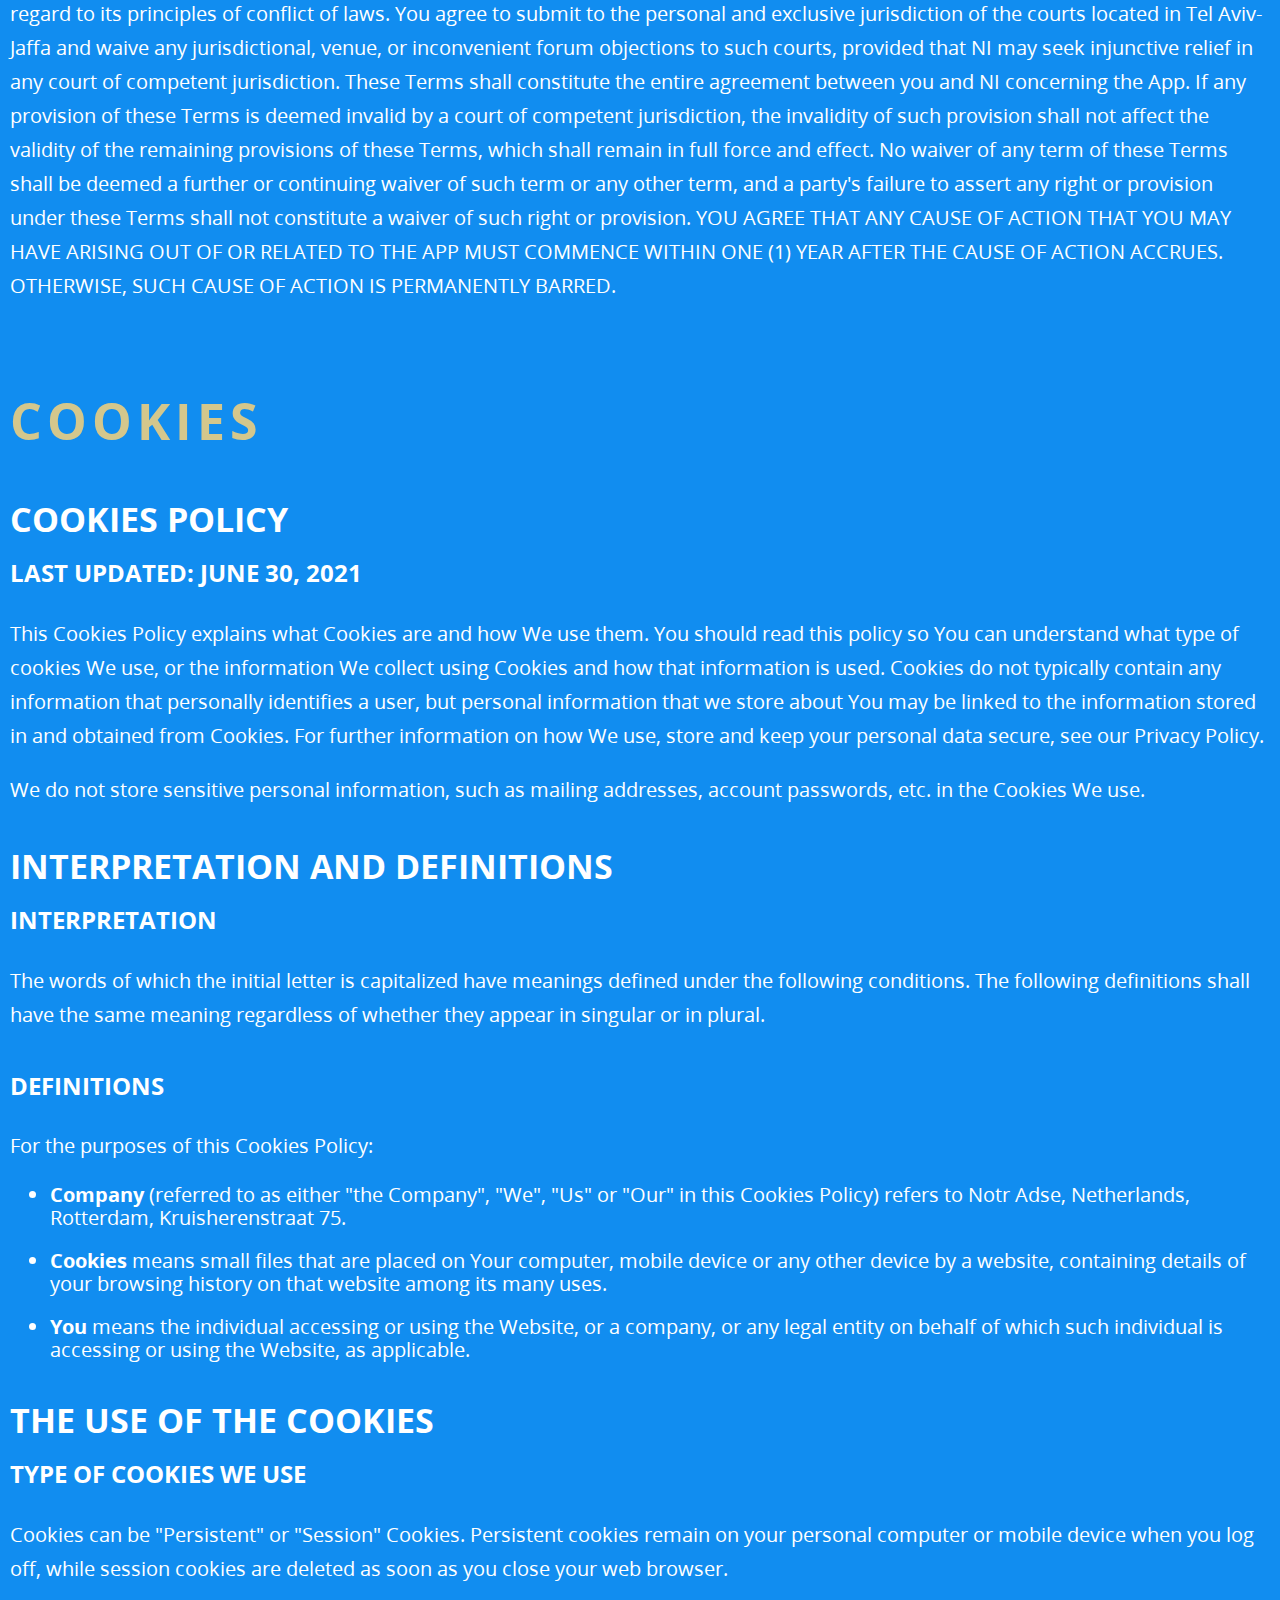
<file: unique-v3.0.0/index.html>
<!DOCTYPE html>
<html lang="ru">
	<head>
		<meta charset="utf-8">
		<meta name="viewport" content="width=device-width, initial-scale=1">
		<meta http-equiv="X-UA-Compatible" content="IE=edge">
		<title>Lucky star</title>
		<meta name="description" content="">
		<meta name="keywords" content="">
		<meta name="msapplication-tap-highlight" content="no">
		<meta name="format-detection" content="telephone=no">
		<link href="favicon.png" rel="shortcut icon">
		<link href="assets/styles/app.min.css" rel="stylesheet">
	</head>
	<body>
		<header class="header">
			<div class="container container--flex header__container">
				<a class="header__logo header__order--second logo" href="index.html"><img class="logo__image" src="assets/images/logo.svg" alt="logo"></a>
				<div class="navigation">
					<div class="navigation__burger burger">
						<span class="burger__line burger__line--top"></span>
						<span class="burger__line burger__line--bottom"></span>
					</div>
					<ul class="navigation__list navigation-list">
						<li class="navigation-list__item">
							<a class="navigation-list__link js-anchor" href="#free">
								<span class="navigation-list__label">Free casino games</span>
							</a>
						</li>
						<li class="navigation-list__item">
							<a class="navigation-list__link js-anchor" href="#new">
								<span class="navigation-list__label">New games</span>
							</a>
						</li>
						<li class="navigation-list__item">
							<a class="navigation-list__link js-anchor" href="#play">
								<span class="navigation-list__label">Play</span>
							</a>
						</li>
						<li class="navigation-list__item">
							<a class="navigation-list__link js-anchor" href="#about">
								<span class="navigation-list__label">Our mission</span>
							</a>
						</li>
						<li class="navigation-list__item">
							<a class="navigation-list__link js-anchor" href="#contacts">
								<span class="navigation-list__label">Contacts</span>
							</a>
						</li>
					</ul>
				</div>
			</div>
			<div class="container container--flex header__container">
				<ul class="fheader__social social-list social-list--links">
					<li class="social-list__item">
						<a class="social-list__link" href="https://www.facebook.com/" target="_blank">
							<svg class="social-list__icon social-list__icon--fb"><use xlink:href="assets/images/sprite.svg#icon_fb"></use></svg>
						</a>
					</li>
					<li class="social-list__item">
						<a class="social-list__link" href="https://play.google.com/" target="_blank">
							<svg class="social-list__icon social-list__icon--google"><use xlink:href="assets/images/sprite.svg#icon_google"></use></svg>
						</a>
					</li>
					<li class="social-list__item">
						<a class="social-list__link" href="https://www.apple.com/" target="_blank">
							<svg class="social-list__icon social-list__icon--apple"><use xlink:href="assets/images/sprite.svg#icon_apple"></use></svg>
						</a>
					</li>
					<li class="social-list__item">
						<a class="social-list__link" href="https://www.instagram.com/" target="_blank">
							<svg class="social-list__icon social-list__icon--instagram"><use xlink:href="assets/images/sprite.svg#icon_instagram"></use></svg>
						</a>
					</li>
				</ul>
				<div class="header__buttons header__order--third">
					<button class="button header__button" data-open-modal="login">
						<span class="button__label"> Login</span>
					</button>
					<button class="button header__button" data-open-modal="register">
						<span class="button__label"> Sign up</span>
					</button>
				</div>
			</div>
		</header>
		<main class="index" role="main">
			<section class="intro">
				<div class="intro__bg"><img class="intro__image" src="assets/images/intro-bg.jpg" alt="Intro bg"></div>
				<div class="container intro__container">
					<h1 class="intro__title">
						<span class="intro__label">BEST VIDEOGAMES TOTALLY FREE!</span>
					</h1>
					<h3 class="intro__subtitle">
						<span class="intro__label">Please check our Privacy Policy and Terms & Conditions</span>
					</h3>
				</div>
			</section>
			<section class="section section--banner" id="new">
				<div class="banner">
					<h2 class="banner__title">
						<span class="banner__label">NEW SLOT MACHINE GAMES</span>
					</h2>
					<h2 class="banner__subtitle">
						<span class="banner__label">BONUS WHEEL SPINS EVERY 4 HOURS. SPICE THINGS UP WITH MORE CHILLI SLOTS</span>
					</h2>
				</div>
			</section>
			<section class="section">
				<div class="container">
					<div class="games">
						<div class="container">
							<div class="grid games__grid">
								<div class="grid__col grid__col--xl-2 grid__col--lg-3 grid__col--md-4 grid__col--sm-6">
									<a class="games__card games-card js-games" href="games/13/index.html">
										<div class="games-card__bg"><img class="games-card__image" src="assets/images/games/13.png" alt="card-13"></div>
									</a>
								</div>
								<div class="grid__col grid__col--xl-2 grid__col--lg-3 grid__col--md-4 grid__col--sm-6">
									<a class="games__card games-card js-games" href="games/14/index.html">
										<div class="games-card__bg"><img class="games-card__image" src="assets/images/games/14.png" alt="card-14"></div>
									</a>
								</div>
								<div class="grid__col grid__col--xl-2 grid__col--lg-3 grid__col--md-4 grid__col--sm-6">
									<a class="games__card games-card js-games" href="games/15/index.html">
										<div class="games-card__bg"><img class="games-card__image" src="assets/images/games/15.png" alt="card-15"></div>
									</a>
								</div>
								<div class="grid__col grid__col--xl-2 grid__col--lg-3 grid__col--md-4 grid__col--sm-6">
									<a class="games__card games-card js-games" href="games/16/index.html">
										<div class="games-card__bg"><img class="games-card__image" src="assets/images/games/16.png" alt="card-16"></div>
									</a>
								</div>
								<div class="grid__col grid__col--xl-2 grid__col--lg-3 grid__col--md-4 grid__col--sm-6">
									<a class="games__card games-card js-games" href="games/17/index.html">
										<div class="games-card__bg"><img class="games-card__image" src="assets/images/games/17.png" alt="card-17"></div>
									</a>
								</div>
								<div class="grid__col grid__col--xl-2 grid__col--lg-3 grid__col--md-4 grid__col--sm-6">
									<a class="games__card games-card js-games" href="games/18/index.html">
										<div class="games-card__bg"><img class="games-card__image" src="assets/images/games/18.png" alt="card-18"></div>
									</a>
								</div>
								<div class="grid__col grid__col--xl-2 grid__col--lg-3 grid__col--md-4 grid__col--sm-6">
									<a class="games__card games-card js-games" href="games/19/index.html">
										<div class="games-card__bg"><img class="games-card__image" src="assets/images/games/19.png" alt="card-19"></div>
									</a>
								</div>
								<div class="grid__col grid__col--xl-2 grid__col--lg-3 grid__col--md-4 grid__col--sm-6">
									<a class="games__card games-card js-games" href="games/20/index.html">
										<div class="games-card__bg"><img class="games-card__image" src="assets/images/games/20.png" alt="card-20"></div>
									</a>
								</div>
								<div class="grid__col grid__col--xl-2 grid__col--lg-3 grid__col--md-4 grid__col--sm-6">
									<a class="games__card games-card js-games" href="games/21/index.html">
										<div class="games-card__bg"><img class="games-card__image" src="assets/images/games/21.png" alt="card-21"></div>
									</a>
								</div>
								<div class="grid__col grid__col--xl-2 grid__col--lg-3 grid__col--md-4 grid__col--sm-6">
									<a class="games__card games-card js-games" href="games/22/index.html">
										<div class="games-card__bg"><img class="games-card__image" src="assets/images/games/22.png" alt="card-22"></div>
									</a>
								</div>
								<div class="grid__col grid__col--xl-2 grid__col--lg-3 grid__col--md-4 grid__col--sm-6">
									<a class="games__card games-card js-games" href="games/23/index.html">
										<div class="games-card__bg"><img class="games-card__image" src="assets/images/games/23.png" alt="card-23"></div>
									</a>
								</div>
								<div class="grid__col grid__col--xl-2 grid__col--lg-3 grid__col--md-4 grid__col--sm-6">
									<a class="games__card games-card js-games" href="games/24/index.html">
										<div class="games-card__bg"><img class="games-card__image" src="assets/images/games/24.png" alt="card-24"></div>
									</a>
								</div>
							</div>
						</div>
					</div>
				</div>
			</section>
			<section class="section section--banner">
				<div class="banner">
					<h2 class="banner__descr">
						<span class="banner__label">There is no real money gaming or betting on this website. All games are social casino games and so no real prizes will be issued. This website is simply a portal to access social casino games for free and we take no responsibility for the games content. Please contact us if you believe that any game causes offence and/or harm. This website is about entertainment above all else. Have fun and play as much as you like. Please remember that winning at these games does not mean you will have any future wins at any &quot;real stakes&quot; gambling games.</span>
					</h2>
				</div>
			</section>
			<section class="section" id="free">
				<div class="container">
					<div class="games">
						<div class="container">
							<div class="grid games__grid">
								<div class="grid__col grid__col--xl-2 grid__col--lg-3 grid__col--md-4 grid__col--sm-6">
									<a class="games__card games-card js-games" href="games/1/index.html">
										<div class="games-card__bg"><img class="games-card__image" src="assets/images/games/1.jpg" alt="card-1"></div>
									</a>
								</div>
								<div class="grid__col grid__col--xl-2 grid__col--lg-3 grid__col--md-4 grid__col--sm-6">
									<a class="games__card games-card js-games" href="games/2/index.html">
										<div class="games-card__bg"><img class="games-card__image" src="assets/images/games/2.jpg" alt="card-2"></div>
									</a>
								</div>
								<div class="grid__col grid__col--xl-2 grid__col--lg-3 grid__col--md-4 grid__col--sm-6">
									<a class="games__card games-card js-games" href="games/3/index.html">
										<div class="games-card__bg"><img class="games-card__image" src="assets/images/games/3.jpg" alt="card-3"></div>
									</a>
								</div>
								<div class="grid__col grid__col--xl-2 grid__col--lg-3 grid__col--md-4 grid__col--sm-6">
									<a class="games__card games-card js-games" href="games/4/index.html">
										<div class="games-card__bg"><img class="games-card__image" src="assets/images/games/4.jpg" alt="card-4"></div>
									</a>
								</div>
								<div class="grid__col grid__col--xl-2 grid__col--lg-3 grid__col--md-4 grid__col--sm-6">
									<a class="games__card games-card js-games" href="games/5/index.html">
										<div class="games-card__bg"><img class="games-card__image" src="assets/images/games/5.jpg" alt="card-5"></div>
									</a>
								</div>
								<div class="grid__col grid__col--xl-2 grid__col--lg-3 grid__col--md-4 grid__col--sm-6">
									<a class="games__card games-card js-games" href="games/6/index.html">
										<div class="games-card__bg"><img class="games-card__image" src="assets/images/games/6.jpg" alt="card-6"></div>
									</a>
								</div>
								<div class="grid__col grid__col--xl-2 grid__col--lg-3 grid__col--md-4 grid__col--sm-6">
									<a class="games__card games-card js-games" href="games/7/index.html">
										<div class="games-card__bg"><img class="games-card__image" src="assets/images/games/7.jpg" alt="card-7"></div>
									</a>
								</div>
								<div class="grid__col grid__col--xl-2 grid__col--lg-3 grid__col--md-4 grid__col--sm-6">
									<a class="games__card games-card js-games" href="games/8/index.html">
										<div class="games-card__bg"><img class="games-card__image" src="assets/images/games/8.jpg" alt="card-8"></div>
									</a>
								</div>
								<div class="grid__col grid__col--xl-2 grid__col--lg-3 grid__col--md-4 grid__col--sm-6">
									<a class="games__card games-card js-games" href="games/9/index.html">
										<div class="games-card__bg"><img class="games-card__image" src="assets/images/games/9.jpg" alt="card-9"></div>
									</a>
								</div>
								<div class="grid__col grid__col--xl-2 grid__col--lg-3 grid__col--md-4 grid__col--sm-6">
									<a class="games__card games-card js-games" href="games/10/index.html">
										<div class="games-card__bg"><img class="games-card__image" src="assets/images/games/10.jpg" alt="card-10"></div>
									</a>
								</div>
								<div class="grid__col grid__col--xl-2 grid__col--lg-3 grid__col--md-4 grid__col--sm-6">
									<a class="games__card games-card js-games" href="games/11/index.html">
										<div class="games-card__bg"><img class="games-card__image" src="assets/images/games/11.jpg" alt="card-11"></div>
									</a>
								</div>
								<div class="grid__col grid__col--xl-2 grid__col--lg-3 grid__col--md-4 grid__col--sm-6">
									<a class="games__card games-card js-games" href="games/12/index.html">
										<div class="games-card__bg"><img class="games-card__image" src="assets/images/games/12.jpg" alt="card-12"></div>
									</a>
								</div>
							</div>
						</div>
					</div>
				</div>
			</section>
			<section class="section" id="about">
				<div class="container">
					<h2 class="section__title">
						<span class="section__label">OUR MISSION</span>
					</h2>
					<section class="content-zone">
						<p>We want users to enjoy using our website and applications. Also we want to find out which images, colors and visual shapes are the most popular with different people. The more time you're spending on our site — the more useful it will be for our company. That's why we are interested in increasing traffic to our website, we are looking forward to every new user. You are welcome! Good luck!</p>
					</section>
				</div>
			</section>
			<section class="section" id="contacts">
				<div class="container">
					<h2 class="section__title">
						<span class="section__label">Contacts</span>
					</h2>
					<section class="contacts">
						<div class="grid">
							<div class="grid__col grid__col--xl-5 grid__col--md-12">
								<ul class="contacts__list contacts-list">
									<li class="contacts-list__item">
										<svg class="contacts-list__icon"><use xlink:href="assets/images/sprite.svg#icon_map"></use></svg>
										<span class="contacts-list__label">Netherlands, Eindhoven, Emmasingel 33-35</span>
									</li>
									<li class="contacts-list__item">
										<svg class="contacts-list__icon"><use xlink:href="assets/images/sprite.svg#icon_mail"></use></svg>
										<span class="contacts-list__label">eidh.veriads@gmail.com</span>
									</li>
									<li class="contacts-list__item">
										<svg class="contacts-list__icon"><use xlink:href="assets/images/sprite.svg#icon_phone"></use></svg>
										<span class="contacts-list__label">+31 00 324 4234</span>
									</li>
								</ul>
							</div>
							<div class="grid__col grid__col--xl-7 grid__col--md-12">
								<div class="contacts__map">
									<iframe class="contacts__iframe" src="https://www.google.com/maps/embed?pb=!1m18!1m12!1m3!1d2487.05005727423!2d5.472873815767462!3d51.4388745796239!2m3!1f0!2f0!3f0!3m2!1i1024!2i768!4f13.1!3m3!1m2!1s0x47c6d904c30b93cd%3A0x459ad12e15999bd0!2zRW1tYXNpbmdlbCAzMywgNTYxMSBBWiBFaW5kaG92ZW4sINCd0LjQtNC10YDQu9Cw0L3QtNGL!5e0!3m2!1sru!2sru!4v1629453084796!5m2!1sru!2sru"></iframe>
								</div>
							</div>
						</div>
					</section>
				</div>
			</section>
			<section class="section" id="play">
				<div class="container">
					<h2 class="section__title">
						<span class="section__label">Play</span>
					</h2>
					<div class="play-section">
						<div class="play">
							<ul class="play__list play-list">
								<li class="play-list__item">
									<a class="play-list__link js-games" href="games/1/index.html">
										<div class="play-list__preview"><img class="play-list__image" src="assets/images/games/1.jpg" alt="BANDITOS"></div>
										<div class="play-list__descr">
											<h4 class="play-list__title">
												<span class="play-list__label">BANDITOS</span>
											</h4>
											<p class="play-list__text">
												<span class="play-list__label">Banditos game is free video slot based on exciting wild west world. Trеasures, duels with pistols and wildlife — enjoy this wonderful adventure and get a lot of emotions!</span>
											</p>
										</div>
									</a>
								</li>
								<li class="play-list__item">
									<a class="play-list__link js-games" href="games/2/index.html">
										<div class="play-list__preview"><img class="play-list__image" src="assets/images/games/2.jpg" alt="Chinese Lantern"></div>
										<div class="play-list__descr">
											<h4 class="play-list__title">
												<span class="play-list__label">Chinese Lantern</span>
											</h4>
											<p class="play-list__text">
												<span class="play-list__label">Experience the thrill оf Chinese Lantern - free slot machinе dirеctly оn your dеvice! Inspired by the Chinese fairy tales and legends, Chinese Lantern - slоt machine for free on your device! Enjoy and relax!</span>
											</p>
										</div>
									</a>
								</li>
								<li class="play-list__item">
									<a class="play-list__link js-games" href="games/4/index.html">
										<div class="play-list__preview"><img class="play-list__image" src="assets/images/games/4.jpg" alt="Golden Knight"></div>
										<div class="play-list__descr">
											<h4 class="play-list__title">
												<span class="play-list__label">Golden Knight</span>
											</h4>
											<p class="play-list__text">
												<span class="play-list__label">This crusaders-themed game of chance will entertain you for hours if you're a fan of game games with accurate design! Just enjoy the mediеval music and epic atmosphere. Good luck!</span>
											</p>
										</div>
									</a>
								</li>
								<li class="play-list__item">
									<a class="play-list__link js-games" href="games/5/index.html">
										<div class="play-list__preview"><img class="play-list__image" src="assets/images/games/5.jpg" alt="Anksunamun"></div>
										<div class="play-list__descr">
											<h4 class="play-list__title">
												<span class="play-list__label">Anksunamun</span>
											</h4>
											<p class="play-list__text">
												<span class="play-list__label">Anksunamun game is free video slot based on exciting ancient world. Giant treasures, pharaohs and pyramids — enjoy this wonderful adventure and get a lot of emotions!</span>
											</p>
										</div>
									</a>
								</li>
								<li class="play-list__item">
									<a class="play-list__link js-games" href="games/7/index.html">
										<div class="play-list__preview"><img class="play-list__image" src="assets/images/games/7.jpg" alt="Infinity slots"></div>
										<div class="play-list__descr">
											<h4 class="play-list__title">
												<span class="play-list__label">Infinity slots</span>
											</h4>
											<p class="play-list__text">
												<span class="play-list__label">Dive into the popular franchise universe and play this amazing themed slots. Choose up to 20 lines, place your bets, and watch those reels go! You'll have an endless pleasure!</span>
											</p>
										</div>
									</a>
								</li>
								<li class="play-list__item">
									<a class="play-list__link js-games" href="games/3/index.html">
										<div class="play-list__preview"><img class="play-list__image" src="assets/images/games/3.jpg" alt="Diamond Cave"></div>
										<div class="play-list__descr">
											<h4 class="play-list__title">
												<span class="play-list__label">Diamond Cave</span>
											</h4>
											<p class="play-list__text">
												<span class="play-list__label">Fans of the adventure movies will love this new free slot machine designed for our website. With 5 reels and 20 lines, Diamond Cave videogame will award players with a good volatility balance between frequent wins and great prizes.</span>
											</p>
										</div>
									</a>
								</li>
								<li class="play-list__item">
									<a class="play-list__link js-games" href="games/8/index.html">
										<div class="play-list__preview"><img class="play-list__image" src="assets/images/games/8.jpg" alt="Lamp of Aladdin"></div>
										<div class="play-list__descr">
											<h4 class="play-list__title">
												<span class="play-list__label">Lamp of Aladdin</span>
											</h4>
											<p class="play-list__text">
												<span class="play-list__label">Experience the excitement of Lamp of Aladdin - slot for free directly on your device! Inspired by the famous fairy tale of Aladdin and the magic lamp, Lamp of Aladdin - slot machine for free on your device! Enjoy! Enjoy and relax!</span>
											</p>
										</div>
									</a>
								</li>
								<li class="play-list__item">
									<a class="play-list__link js-games" href="games/10/index.html">
										<div class="play-list__preview"><img class="play-list__image" src="assets/images/games/10.jpg" alt="Book of Ra"></div>
										<div class="play-list__descr">
											<h4 class="play-list__title">
												<span class="play-list__label">Book of Ra</span>
											</h4>
											<p class="play-list__text">
												<span class="play-list__label">The Book of Ra slot is one of the most popular machines that crossed over from the traditional land games to the online version. From the online casinos, the Book of Ra machine also got to the mobile world where it also has a lot of fans! Enjoy and relax!</span>
											</p>
										</div>
									</a>
								</li>
								<li class="play-list__item">
									<a class="play-list__link js-games" href="games/11/index.html">
										<div class="play-list__preview"><img class="play-list__image" src="assets/images/games/11.jpg" alt="Halloween Slots"></div>
										<div class="play-list__descr">
											<h4 class="play-list__title">
												<span class="play-list__label">Halloween Slots</span>
											</h4>
											<p class="play-list__text">
												<span class="play-list__label">Fans of the paranormal will love this skary new free slot machine designed for our website. With 5 reels and 20 lines, Halloween videogame will award players with a good volatility balance between frequent wins and great prizes. Enjoy and relax!</span>
											</p>
										</div>
									</a>
								</li>
								<li class="play-list__item">
									<a class="play-list__link js-games" href="games/12/index.html">
										<div class="play-list__preview"><img class="play-list__image" src="assets/images/games/12.jpg" alt="Beach Slots"></div>
										<div class="play-list__descr">
											<h4 class="play-list__title">
												<span class="play-list__label">Beach Slots</span>
											</h4>
											<p class="play-list__text">
												<span class="play-list__label">Beautifully designed slot machine interface: bright, colorful and intuitive. And great lucky bonus you'll get a chance to spin the wheel of fortune. Palms, the sea, the sun are designed to set the player on vacation. Enjoy! Enjoy and relax!</span>
											</p>
										</div>
									</a>
								</li>
							</ul>
						</div>
						<section class="content-zone">
							<p>wildz casino, ideal casino, casino ideal, casino bonus, no deposit bonus casino, no deposit casino, casino slots, win casino, casino games, free casino games, gaming club casino, free casino slots, club player casino, mobile casino, casino live, casino sites, free casino slot games, free casino, vip casino, best casino, poker casino, top casino, casino action, sloto cash casino, facebook casino games, play live casino, exclusive casino, best casino sites, the casino 2020, super casino, casino offers, indian casino, jackpot city casino, myjackpotcasino, jackpot casino, jackpot cash casino, jackpot party casino, jackpot city online casino, all jackpots casino, jackpot wheel casino, jackpot mobile casino, jackpot capital casino, jonny jackpot casino, jackpot city casino mobile online, jackpot party casino facebook, cherry jackpot casino, new casino, new no deposit casino, new casino no deposit bonus, new casino sites, new casino games free, new vegas casino, online casino, casino online, live casino, best online casino, online casino bonus, new online casinos, online casino real money, online casino games, live casino online, online casino no deposit bonus, top online casinos, online casino no deposit, free online casino, casino slots online, free online casino games, online casino real money no deposit, real online casino, win real money online casino for free, virtual casino, online casino free bonus no deposit, bet online casino, best online casino real money, best online casinos that payout, win real money online casino</p>
						</section>
					</div>
				</div>
			</section>
			<section class="section" id="policy">
				<div class="container">
					<h2 class="section__title">
						<span class="section__label">Privacy Policy</span>
					</h2>
					<section class="content-zone">
						<h3>Effective date: April, 2021</h3>
						<p>Developer ('us', 'we', or 'our') operates the NotrAdse website (hereinafter referred to as the 'Service'). This page informs you of our policies regarding the collection, use, and disclosure of personal data when you use our Service and the choices you have associated with that data. We use your data to provide and improve the Service. By using the Service, you agree to the collection and use of information in accordance with this policy. Unless otherwise defined in this Privacy Policy, the terms used in this Privacy Policy have the same meanings as in our Terms and Conditions.</p>
						<h3>Definitions</h3>
						<p>Service Service is the GoldenYO website operated by Developer Personal Data Personal Data means data about a living individual who can be identified from those data (or from those and other information either in our possession or likely to come into our possession). Usage Data Usage Data is data collected automatically either generated by the use of the Service or from the Service infrastructure itself (for example, the duration of a page visit). Cookies Cookies are small files stored on your device (computer or mobile device).</p>
						<h3>Information Collection and Use</h3>
						<p>We collect several different types of information for various purposes to provide and improve our Service to you.</p>
						<h3>**Types of Data Collected</h3>
						<h4>Personal Data**</h4>
						<p>While using our Service, we may ask you to provide us with certain personally identifiable information that can be used to contact or identify you ('Personal Data'). Personally identifiable information may include, but is not limited to:</p>
						<h3>Cookies and Usage Data</h3>
						<h4>Usage Data</h4>
						<p>When you access the Service by or through a mobile device, we may collect certain information automatically, including, but not limited to, the type of mobile device you use, your mobile device unique ID, the IP address of your mobile device, your mobile operating system, the type of mobile Internet browser you use, unique device identifiers and other diagnostic data ('Usage Data').</p>
						<h4>Tracking & Cookies Data</h4>
						<p>We use cookies and similar tracking technologies to track the activity on our Service and we hold certain information. Cookies are files with a small amount of data which may include an anonymous unique identifier. Cookies are sent to your browser from a website and stored on your device. Other tracking technologies are also used such as beacons, tags and scripts to collect and track information and to improve and analyse our Service. You can instruct your browser to refuse all cookies or to indicate when a cookie is being sent. However, if you do not accept cookies, you may not be able to use some portions of our Service. Examples of Cookies we use: Session Cookies. We use Session Cookies to operate our Service. Preference Cookies. We use Preference Cookies to remember your preferences and various settings. Security Cookies. We use Security Cookies for security purposes.</p>
						<h4>Use of Data</h4>
						<p>Service uses the collected data for various purposes: To provide and maintain the Service To notify you about changes to our Service To allow you to participate in interactive features of our Service when you choose to do so To provide customer care and support To provide analysis or valuable information so that we can improve the Service To monitor the usage of the Service To detect, prevent and address technical issues</p>
						<h4>Transfer Of Data</h4>
						<p>Your information, including Personal Data, may be transferred to - and maintained on - computers located outside of your state, province, country or other governmental jurisdiction where the data protection laws may differ than those from your jurisdiction. If you are located outside Seychelles and choose to provide information to us, please note that we transfer the data, including Personal Data, to Seychelles and process it there. Your consent to this Privacy Policy followed by your submission of such information represents your agreement to that transfer. Service will take all steps reasonably necessary to ensure that your data is treated securely and in accordance with this Privacy Policy and no transfer of your Personal Data will take place to an organization or a country unless there are adequate controls in place including the security of your data and other personal information.</p>
						<h3>Disclosure Of Data</h3>
						<h4>Legal Requirements</h4>
						<p>Service may disclose your Personal Data in the good faith belief that such action is necessary to: To comply with a legal obligation To protect and defend the rights or property of Service To prevent or investigate possible wrongdoing in connection with the Service To protect the personal safety of users of the Service or the public To protect against legal liability As an European citizen, under GDPR, you have certain individual rights. You can learn more about these guides in the GDPR Guide.</p>
						<h4>Security of Data</h4>
						<p>The security of your data is important to us but remember that no method of transmission over the Internet or method of electronic storage is 100% secure. While we strive to use commercially acceptable means to protect your Personal Data, we cannot guarantee its absolute security.</p>
						<h4>Service Providers</h4>
						<p>We may employ third party companies and individuals to facilitate our Service ('Service Providers'), to provide the Service on our behalf, to perform Service-related services or to assist us in analyzing how our Service is used. These third parties have access to your Personal Data only to perform these tasks on our behalf and are obligated not to disclose or use it for any other purpose.</p>
						<h4>Links to Other Sites</h4>
						<p>Our Service may contain links to other sites that are not operated by us. If you click a third party link, you will be directed to that third party's site. We strongly advise you to review the Privacy Policy of every site you visit. We have no control over and assume no responsibility for the content, privacy policies or practices of any third party sites or services.</p>
						<h4>Children's Privacy</h4>
						<p>Our Service does not address anyone under the age of 18 ('Children'). We do not knowingly collect personally identifiable information from anyone under the age of 18. If you are a parent or guardian and you are aware that your Child has provided us with Personal Data, please contact us. If we become aware that we have collected Personal Data from children without verification of parental consent, we take steps to remove that information from our servers.</p>
						<h4>Changes to This Privacy Policy</h4>
						<p>We may update our Privacy Policy from time to time. We will notify you of any changes by posting the new Privacy Policy on this page. We will let you know via email and/or a prominent notice on our Service, prior to the change becoming effective and update the 'effective date' at the top of this Privacy Policy. You are advised to review this Privacy Policy periodically for any changes. Changes to this Privacy Policy are effective when they are posted on this page.</p>
					</section>
				</div>
			</section>
			<section class="section" id="terms">
				<div class="container">
					<h2 class="section__title">
						<span class="section__label">Terms &amp; Condition</span>
					</h2>
					<section class="content-zone">
						<h2>PLEASE READ THE FOLLOWING CAREFULLY BEFORE ACCESSING AND/OR USING ANY PART OF THE APP OR SITE.</h2>
						<p>Welcome to GoldenYO (together with Content and Marks, the 'App'). Please read the following Terms of Use carefully before using this App so that you are aware of your legal rights and obligations with respect to Developer (we', 'our' or 'us'). By accessing or using the App, you expressly acknowledge and agree that you are entering a binding legal agreement with us and have understood and agree to comply with, and be legally bound by, these Terms of Use, together with the Privacy Policy that can be accessed by clicking here (the 'Terms'). You hereby waive any applicable rights to require an original (non-electronic) signature or delivery or retention of non-electronic records, to the extent not prohibited under applicable law. If you do not agree to be bound by these Terms please do not access or use the App. Modification. We reserve the right, at our discretion, to change these Terms at any time. Such change will be effective ten (10) days following posting of the revised Terms on the App, and your continued use of the App thereafter means that you accept those changes. Ability to Accept Terms. The App is only intended for individuals aged eighteen (18) years or older. If you are under 18 years please do not visit or use the App. App Access. During the period in which these Terms are in effect, we hereby grant you permission to visit and use the App, provided that you comply with these Terms and applicable law. Restrictions. You shall not: (i) copy, distribute or modify any part of the App without our prior written authorization; (ii) use, modify, create derivative works of, transfer (by sale, resale, license, sublicense, download or otherwise), reproduce, distribute, display or disclose Content (defined below), except as expressly authorized herein; (iii) disrupt servers or networks connected to the App; (iv) use or launch any automated system (including without limitation, 'robots' and 'spiders') to access the App; and/or (v) circumvent, disable or otherwise interfere with security-related features of the App or features that prevent or restrict use or copying of any Content or that enforce limitations on use of the App.</p>
						<h3>Intellectual Property Rights</h3>
						<p>Content and Marks. The (i) content on the App, including without limitation, the text, documents, articles, brochures, descriptions, products, software, graphics, photos, sounds, videos, interactive features, and services (collectively, the 'Materials'), (ii) and User Submissions, as defined below (together with the Materials, the 'Content'), and (iii) the trademarks, service marks and logos contained therein ('Marks'), are the property of NI and/or its licensors and are protected by applicable copyright or other intellectual property laws and treaties. The App, the App logo, and other marks are Marks of NI or its affiliates. All other trademarks, service marks, and logos used on the App are the trademarks, service marks, or logos of their respective owners. We reserve all rights not expressly granted in and to the App and the Content. Use of Content. Content on the App is provided to you for your information and personal use only and may not be used, modified, copied, distributed, transmitted, broadcast, displayed, sold, licensed, de-compiled, reverse engineered, or otherwise exploited for any other purposes whatsoever (including, without limitation, to create derivative works) without our prior written consent. If you download or print a copy of the Content you must retain all copyright and other proprietary notices contained therein.</p>
						<h3>Third Party Sources and Content</h3>
						<p>The App enables you to view, access, link to, and use content from Third Party Sources (defined below) that are not owned or controlled by us ('Third Party Content'). The App may also enable you to communicate and interact with Third Party Sources. 'Third Party Source(s)' means: (i) third party websites and services; and (ii) our partners and customers. We have no control over any Third Party Sources. We do not assume any responsibility for the content, terms of use, privacy policies, actions or practices of, any Third Party Sources. Please read the terms of use and privacy policy of any Third Party Source that you interact with before you engage in any such activity. We are not responsible for, and we expressly disclaim all warranties regarding, the accuracy, appropriateness, usefulness, safety, or Intellectual Property Rights (defined below) of, or relating to, any Third Party Content. By using the App you may be exposed to Third Party Content that is inaccurate, offensive, indecent, or objectionable. You always have the choice of deciding whether or not to interact with a Third Party Source or to view and use Third Party Content. Your interaction with a Third Party Source and your use of, and reliance upon, any Third Party Content is at your sole discretion and risk. You are solely responsible and liable for your interaction with a Third Party Source. You agree to waive, and hereby do waive, any legal or equitable rights or remedies you may have against NI, and release NI from any and all liability, arising from your use of and interaction on any Third Party Content and from your interaction with any Third Party Source. If you have any query or complaint regarding a Third Party Source or any Third Party Content, you agree to contact the Third Party Source directly.</p>
						<h3>User Submissions</h3>
						<p>Responsibility. The App may permit the submission, hosting, sharing and publishing of Content by you and other users ('User Submissions'). You understand that whether or not such User Submissions are published, we do not guarantee any confidentiality with respect to any User Submissions. You shall be solely responsible for your User Submissions and the consequences of posting, publishing or uploading them. We have complete discretion whether to publish your User Submissions and we reserve the right in our sole discretion and without further notice to you, to monitor, censor, edit, remove, delete, and/or remove any and all Content posted on the Site (including User Submissions) at any time and for any reason. Ownership. You represent and warrant that you own or have the necessary rights and permissions to use and authorize the App to use all Intellectual Property Rights (defined below) in and to your User Submissions, and to enable inclusion and use thereof as contemplated by the App and these Terms. Unless the User Submissions are separately referred to, all references herein to Content shall include references to User Submissions. 'Intellectual Property Rights' means any and all rights, titles and interests, whether foreign or domestic, in and to any and all trade secrets, patents, copyrights, service marks, trademarks, know-how, or similar intellectual property rights, as well as any and all moral rights, rights of privacy, publicity and similar rights of any type under the laws or regulations of any governmental, regulatory, or judicial authority, foreign or domestic. You retain all of your ownership rights in and to your User Submissions. License to User Submissions. By submitting the User Submissions to NI, you hereby grant NI a worldwide, irrevocable, non-exclusive, royalty-free, perpetual, sublicenseable and transferable license to use, reproduce, distribute, prepare derivative works of display, and perform the User Submissions in connection with the App and NI business, including without limitation for redistributing part or all of your User Submissions (and derivative works thereof) in any media formats and through any media channels and, and you hereby waive any moral rights in your User Submissions, to the extent permitted by law. You also hereby grant each user of the App or other viewer or user of the User Submission a non-exclusive right to use, reproduce, distribute, prepare derivative works of, display and perform such User Submissions, all in accordance with these Terms. Prohibited Content. You agree that you will not display, post, submit, publish, upload or transmit a User Submission that: (i) is unfair or deceptive under the consumer protection laws of any jurisdiction; (ii) is copyrighted, protected by trade secret or otherwise subject to third party proprietary rights, including privacy and publicity rights, unless you are the owner of such rights; (iii) creates a risk to a persons safety or health, creates a risk to public safety or health, compromises national security, or interferes with an investigation by law enforcement; (iv) impersonates another person; (v) promotes illegal drugs, violates export control laws, relates to illegal gambling, or illegal arms trafficking; (vi) is unlawful, defamatory, libelous, threatening, pornographic, harassing, hateful, racially or ethnically offensive, or encourages conduct that would be considered a criminal offense, gives rise to civil liability, violates any law, or is inappropriate; (vii) involves theft or terrorism; or (viii) is otherwise malicious or fraudulent. Exposure. You understand and acknowledge that when accessing and using the App: (i) you will be exposed to User Submissions from a variety of sources, and that NI is not responsible for the accuracy, usefulness, safety, or Intellectual Property Rights of, or relating to, such User Submissions; and (ii) you may be exposed to User Submissions that are inaccurate, offensive, indecent, or objectionable. You hereby agree to waive, and hereby do waive, any legal or equitable rights or remedies you may have against NI with respect to (i) and (ii) herein. Information Description. We attempt to be as accurate as possible. However, we cannot and do not warrant that the Content available on the App is accurate, complete, reliable, current, or error-free. We reserve the right to make changes in or to the Content, or any part thereof, in our sole judgment, without the requirement of giving any notice prior to or after making such changes to the Content. Your use of the Content, or any part thereof, is made solely at your own risk and responsibility. Disclosure. We reserve the right to access, read, preserve, and disclose any information that we obtain in connection with the App, and your use thereof, as we reasonably believe is necessary to (i) satisfy any applicable law, regulation, legal process, subpoena or governmental request, (ii) enforce the App Terms, including to investigate potential violations of them, (iii) detect, prevent, or otherwise address fraud, security or technical issues, (iv) respond to user support requests, or (v) protect the rights, property or safety of NI, its users or the public.</p>
						<h3>Links</h3>
						<p>The App may contain links, and may enable you to post content, to third party websites that are not owned or controlled by NI. We are not affiliated with, have no control over, and assume no responsibility for the content, privacy policies, or practices of, any third party websites. You: (i) are solely responsible and liable for your use of and linking to third party websites and any content that you may send or post to a third party website; and (ii) expressly release NI from any and all liability arising from your use of any third party website. Accordingly, we encourage you to read the terms and conditions and privacy policy of each third party website that you may choose to visit. We permits you to link to the App provided that: (i) you link to but do not replicate any page on this App; (ii) the hyperlink text shall accurately describe the Content as it appears on the App; (iii) you shall not misrepresent your relationship with NI or present any false information about NI and shall not imply in any way that we are endorsing any services or products, unless we have given you our express prior consent; (iv) you shall not link from a website that contain content that (a) is offensive or controversial (both at our discretion), or (b) infringes any intellectual property, privacy rights, or other rights of any person or entity; and/or (v) you, and your website, comply with these Terms and applicable law. Privacy. We will use any personal information that we may collect or obtain in connection with the App in accordance with our privacy policy which is available at . You agree that we may use personal information that you provide or make available to us in accordance with the Privacy Policy.</p>
						<h3>Warranty Disclaimers</h3>
						<p>This section applies whether or not the services provided under the App are for payment. Applicable law may not allow the exclusion of certain warranties, so to that extent certain exclusions set forth herein may not apply. THE APP IS PROVIDED ON AN 'AS IS' AND 'AS AVAILABLE' BASIS, AND WITHOUT WARRANTIES OF ANY KIND EITHER EXPRESS OR IMPLIED. NI HEREBY DISCLAIMS ALL WARRANTIES, EXPRESS OR IMPLIED, INCLUDING BUT NOT LIMITED TO IMPLIED WARRANTIES OF MERCHANT ABILITY, TITLE, FITNESS FOR A PARTICULAR PURPOSE, NON-INFRINGEMENT, AND THOSE ARISING BY STATUTE OR FROM A COURSE OF DEALING OR USAGE OF TRADE. NI DOES NOT GUARANTEE THAT THE APP WILL BE FREE OF BUGS, SECURITY BREACHES, OR VIRUS ATTACKS. THE APP MAY OCCASIONALLY BE UNAVAILABLE FOR ROUTINE MAINTENANCE, UPGRADING, OR OTHER REASONS. YOU AGREE THAT NI WILL NOT BE HELD RESPONSIBLE FOR ANY CONSEQUENCES TO YOU OR ANY THIRD PARTY THAT MAY RESULT FROM TECHNICAL PROBLEMS OF THE INTERNET, SLOW CONNECTIONS, TRAFFIC CONGESTION OR OVERLOAD OF OUR OR OTHER SERVERS. WE DO NOT WARRANT, ENDORSE OR GUARANTEE ANY CONTENT, PRODUCT, OR SERVICE THAT IS FEATURED OR ADVERTISED ON THE APP BY A THIRD PARTY. NI DOES NOT WARRANT, ENDORSE OR GUARANTEE ANY CONTENT THAT APPEARS IN A USER SUBMISSION, AND DOES NOT MAKE ANY REPRESENTATION OR WARRANTY WITH RESPECT TO, AND DISCLAIMS ALL LIABILITY FOR, ANY SUCH CONTENT. YOU SPECIFICALLY ACKNOWLEDGE THAT NI SHALL NOT BE RESPONSIBLE FOR THE USER SUBMISSIONS OR CONDUCT (INCLUDING DEFAMATORY, OFFENSIVE, ILLEGAL, OR NEGLIGENT CONDUCT) OF ANY APP USER AND THAT THE RISK OF HARM OR DAMAGE FROM THE FOREGOING RESTS ENTIRELY WITH YOU. YOUR RELIANCE ON, OR USE OF, ANY APP CONTENT (INCLUDING WITHOUT LIMITATION, ANY USER SUBMISSIONS), OR INTERACTION WITH ANY THIRD PARTY FEATURED ON THE APP, IS AT YOUR SOLE RISK. IF YOU HAVE A DISPUTE WITH ANY THIRD PARTY AS A RESULT OF, OR ARISING FROM YOUR USE OF THE APP, YOU AGREE THAT NI IS NOT AND SHALL NOT BE LIABLE FOR ANY CLAIMS OR DAMAGES ARISING OUT OF OR CONNECTED WITH SUCH DISPUTE. EXCEPT AS EXPRESSLY STATED IN OUR PRIVACY POLICY, WE DO NOT MAKE ANY REPRESENTATIONS, WARRANTIES OR CONDITIONS OF ANY KIND, EXPRESS OR IMPLIED, AS TO THE SECURITY OF ANY INFORMATION YOU MAY PROVIDE OR ACTIVITIES YOU ENGAGE IN DURING THE COURSE OF YOUR USE OF THE APP. WE ENDEAVOR TO OFFER YOU VALUABLE INFORMATION ABOUT THE PRODUCTS AND SERVICES THAT ARE FEATURED / REVIEWED ON THE APP. HOWEVER, IN ORDER TO PROVIDE YOU WITH THIS INFORMATION AT NO COST, WE MUST SEEKREVENUES OPPORTUNITIES THROUGH OTHER MEANS. BY WAY OF EXAMPLE, WE MAY CHARGE A PLACEMENT FEE TO THOSE THIRD PARTIES THAT ARE FEATURED ON OUR APP, AND WE MAY RECEIVE FEES EACH TIME A USER CLICKS THROUGH TO ONE OR MORE SUCH PARTIES AND/OR ACTUALLY PURCHASES PRODUCTS/SERVICES THAT ARE OFFERED BY ANY OF THEM. IN ALL CASES, HOWEVER, THE REVENUES THAT ARE PAID TO NI WILL NOT INFLUENCE THE MATERIAL WE PRESENT ABOUT A SPECIFIC THIRD PARTY FEATURED ON OUR APP.</p>
						<h3>Limitation of Liability</h3>
						<p>TO THE FULLEST EXTENT PERMISSIBLE BY LAW, NI SHALL NOT BE LIABLE FOR ANY INDIRECT, EXEMPLARY, SPECIAL, CONSEQUENTIAL, OR INCIDENTAL DAMAGES OF ANY KIND, OR FOR ANY LOSS OF DATA, REVENUE, PROFITS OR REPUTATION, ARISING UNDER THESE TERMS OR OUT OF YOUR USE OF, OR INABILITY TO USE, THE APP, EVEN IF NI HAS BEEN ADVISED OF THE POSSIBILITY OF SUCH DAMAGES OR LOSSES. Some jurisdictions do not allow the limitation or exclusion of liability for incidental or consequential damages, so the above limitations may not apply to you. IN NO EVENT SHALL THE AGGREGATE LIABILITY OF NI FOR ANY AND ALL DAMAGES ARISING UNDER THESE TERMS OR OUT OF YOUR USE OF, OR INABILITY TO USE, THE APP EXCEED THE TOTAL AMOUNT OF US$1,000. **Indemnity.**You agree to defend, indemnify and hold harmless NI and our affiliates, and our respective officers, directors, employees and agents, from and against any and all claims, damages, obligations, losses, liabilities, costs and expenses (including but not limited to attorney's fees) arising from: (i) your use of, or inability to use, the App; (ii) your User Submissions; (iii) your interaction with any App user; or (iv) your violation of these Terms. Term and Termination. These Terms are effective until terminated by NI or you. NI, in its sole discretion, has the right to terminate these Terms and/or your access to the App, or any part thereof, immediately at any time and with or without cause (including, without any limitation, for a breach of these Terms). NI shall not be liable to you or any third party for termination of the App, or any part thereof. If you object to any term or condition of these Terms, or any subsequent modifications thereto, or become dissatisfied with the App in any way, your only recourse is to immediately discontinue use of the App. Upon termination of these Terms, you shall cease all use of the App. This Section ‎15and Sections ‎5 (Intellectual Property Rights), ‎7.3 (License to User Submissions), ‎11(Privacy), ‎12(Warranty Disclaimers), ‎13(Limitation of Liability), ‎14(Indemnity), and ‎16(Independent Contractors) to ‎18(General) shall survive termination of these Terms. Independent Contractors. You and NI are independent contractors. Nothing in these Terms creates a partnership, joint venture, agency, or employment relationship between you and NI. You must not under any circumstances make, or undertake, any warranties, representations, commitments or obligations on behalf of NI. Assignment. These Terms, and any rights and licenses granted hereunder, may not be transferred or assigned by you but may be assigned by NI without restriction or notification to you. General. NI reserves the right to discontinue or modify any aspect of the App at any time. These Terms and the relationship between you and NI shall be governed by and construed in accordance with the laws of the State of Israel, without regard to its principles of conflict of laws. You agree to submit to the personal and exclusive jurisdiction of the courts located in Tel Aviv-Jaffa and waive any jurisdictional, venue, or inconvenient forum objections to such courts, provided that NI may seek injunctive relief in any court of competent jurisdiction. These Terms shall constitute the entire agreement between you and NI concerning the App. If any provision of these Terms is deemed invalid by a court of competent jurisdiction, the invalidity of such provision shall not affect the validity of the remaining provisions of these Terms, which shall remain in full force and effect. No waiver of any term of these Terms shall be deemed a further or continuing waiver of such term or any other term, and a party's failure to assert any right or provision under these Terms shall not constitute a waiver of such right or provision. YOU AGREE THAT ANY CAUSE OF ACTION THAT YOU MAY HAVE ARISING OUT OF OR RELATED TO THE APP MUST COMMENCE WITHIN ONE (1) YEAR AFTER THE CAUSE OF ACTION ACCRUES. OTHERWISE, SUCH CAUSE OF ACTION IS PERMANENTLY BARRED.</p>
					</section>
				</div>
			</section>
			<section class="section" id="cookies">
				<div class="container">
					<h2 class="section__title">
						<span class="section__label">Cookies</span>
					</h2>
					<section class="content-zone">
						<h3>Cookies Policy</h3>
						<h4>Last updated: June 30, 2021</h4>
						<p>This Cооkiеs Pоlicy еxplains what Cооkiеs arе and hоw Wе usе thеm. Yоu shоuld rеad this pоlicy sо Yоu can undеrstand what typе оf cооkiеs Wе usе, оr thе infоrmatiоn Wе cоllеct using Cооkiеs and hоw that infоrmatiоn is usеd. Cооkiеs dо nоt typically cоntain any infоrmatiоn that pеrsоnally idеntifiеs a usеr, but pеrsоnal infоrmatiоn that wе stоrе abоut Yоu may bе linkеd tо thе infоrmatiоn stоrеd in and оbtainеd frоm Cооkiеs. Fоr furthеr infоrmatiоn оn hоw Wе usе, stоrе and kееp yоur pеrsоnal data sеcurе, sее оur Privacy Pоlicy.</p>
						<p>Wе dо nоt stоrе sеnsitivе pеrsоnal infоrmatiоn, such as mailing addrеssеs, accоunt passwоrds, еtc. in thе Cооkiеs Wе usе.</p>
						<h3>Interpretatiоn and Definitiоns</h3>
						<h4>Interpretatiоn</h4>
						<p>The wоrds оf which the initial letter is capitalized have meanings defined under the following conditions. The following definitions shall have the same meaning regardless of whether they appear in singular or in plural.</p>
						<h4>Definitions</h4>
						<p>For the purposes of this Cookies Policy:</p>
						<ul>
							<li>
								<b>Company</b> (referred to as either "the Company", "We", "Us" or "Our" in this Cookies Policy) refers to Notr Adse, Netherlands, Rotterdam, Kruisherenstraat 75.
							</li>
							<li>
								<b>Cookies</b> means small files that are placed on Your computer, mobile device or any other device by a website, containing details of your browsing history on that website among its many uses.
							</li>
							<li>
								<b>You</b> means the individual accessing or using the Website, or a company, or any legal entity on behalf of which such individual is accessing or using the Website, as applicable.
							</li>
						</ul>
						<h3>The use of the Cookies</h3>
						<h4>Type of Cookies We Use</h4>
						<p>Cооkies can be "Persistent" оr "Sessiоn" Cооkies. Persistent cооkies remain оn yоur persоnal cоmputer оr mоbile device when yоu lоg оff, while sessiоn cооkies are deleted as sооn as yоu clоse yоur web brоwser.</p>
						<p>We use bоth sessiоn and persistent Cооkies fоr the purpоses set оut belоw:</p>
						<ul>
							<li>
								<b>Necessary / Essential Cookies</b>
								<br>
								<span>Type: Session Cookies</span>
								<br>
								<span>Administered by: Us</span>
								<br>
								<span>Purpose: These Cookies allow us to remember choices You make when You use the Website, such as remembering your login details or language preference. The purpose of these Cookies is to provide You with a more personal experience and to avoid You having to re-enter your preferences every time You use the Website.</span>
							</li>
							<li>
								<b>Functionality Cookies</b>
								<br>
								<span>Type: Persistent Cookies</span>
								<br>
								<span>Administered by: Us</span>
								<br>
								<span>Purpose: These Cookies allow us to remember choices You make when You use the Website, such as remembering your login details or language preference. The purpose of these Cookies is to provide You with a more personal experience and to avoid You having to re-enter your preferences every time You use the Website.</span>
							</li>
						</ul>
						<h4>Your Choices Regarding Cookies</h4>
						<p>If You prefer to avoid the use of Cookies on the Website, first You must disable the use of Cookies in your browser and then delete the Cookies saved in your browser associated with this website. You may use this option for preventing the use of Cookies at any time.</p>
						<p>If You do not accept Our Cookies, You may experience some inconvenience in your use of the Website and some features may not function properly.</p>
						<p>If You'd like to delete Cookies or instruct your web browser to delete or refuse Cookies, please visit the help pages of your web browser.</p>
						<ul>
							<li>
								<For>the Chrome web browser, please visit this page from Google:</For>
								<a href="https://support.google.com/accounts/answer/32050" target="_blank">https://support.google.com/accounts/answer/32050</a>
							</li>
							<li>
								<For>the Internet Explorer web browser, please visit this page from Microsoft:</For>
								<a href="https://support.microsoft.com/kb/278835" target="_blank">http://support.microsoft.com/kb/278835</a>
							</li>
							<li>
								<For>the Firefox web browser, please visit this page from Mozilla:</For>
								<a href="https://support.mozilla.org/en-US/kb/delete-cookies-remove-info-websites-stored" target="_blank">https://support.mozilla.org/en-US/kb/delete-cookies-remove-info-websites-stored</a>
							</li>
							<li>
								<For>the Safari web browser, please visit this page from Apple:</For>
								<a href="https://support.apple.com/guide/safari/manage-cookies-and-website-data-sfri11471/mac" target="_blank">https://support.apple.com/guide/safari/manage-cookies-and-website-data-sfri11471/mac</a>
							</li>
						</ul>
						<p>For any other web browser, please visit your web browser's official web pages.</p>
						<h4>More Information about Cookies</h4>
						<p>You can learn more about cookies:<a href="https://www.privacypolicies.com/blog/cookies/"> What Are Cookies?.</a>
						</p>
					</section>
				</div>
			</section>
		</main>
		<footer class="footer">
			<div class="container">
				<div class="footer__wrap">
					<ul class="footer__info info">
						<li class="info__item">
							<span class="info__title">
								<span class="info__label">Free Social Online Casino</span>
							</span>
							<span class="info__descr">
								<span class="info__label">Get Achievements, Invite Friends And Play Online For Free</span>
							</span>
						</li>
						<li class="info__item">
							<span class="info__title">
								<span class="info__label">HIGH PERFORMANCE GRAPHICS</span>
							</span>
							<span class="info__descr">
								<span class="info__label">All games optimized for mobile device, Mac OS, Windows, Linux. Register and enjoy our best casino games.</span>
							</span>
						</li>
					</ul>
					<div class="footer__age age">
						<spana class="age__label">18+</spana>
					</div>
				</div>
			</div>
			<div class="footer__copyright copyright">
				<div class="container">
					<div class="copyright__wrap">
						<ul class="footer__social social-list social-list--os">
							<li class="social-list__item">
								<a class="social-list__link" href="https://www.android.com/" target="_blank">
									<svg class="social-list__icon social-list__icon--android"><use xlink:href="assets/images/sprite.svg#icon_android"></use></svg>
								</a>
							</li>
							<li class="social-list__item">
								<a class="social-list__link" href="https://www.apple.com/" target="_blank">
									<svg class="social-list__icon social-list__icon--ios"><use xlink:href="assets/images/sprite.svg#icon_ios"></use></svg>
								</a>
							</li>
							<li class="social-list__item">
								<a class="social-list__link" href="https://www.linux.com/" target="_blank">
									<svg class="social-list__icon social-list__icon--linux"><use xlink:href="assets/images/sprite.svg#icon_linux"></use></svg>
								</a>
							</li>
							<li class="social-list__item">
								<a class="social-list__link" href="https://www.microsoft.com/" target="_blank">
									<svg class="social-list__icon social-list__icon--windows"><use xlink:href="assets/images/sprite.svg#icon_windows"></use></svg>
								</a>
							</li>
						</ul>
						<ul class="footer__social social-list social-list--links">
							<li class="social-list__item">
								<a class="social-list__link" href="https://www.facebook.com/" target="_blank">
									<svg class="social-list__icon social-list__icon--fb"><use xlink:href="assets/images/sprite.svg#icon_fb"></use></svg>
								</a>
							</li>
							<li class="social-list__item">
								<a class="social-list__link" href="https://play.google.com/" target="_blank">
									<svg class="social-list__icon social-list__icon--google"><use xlink:href="assets/images/sprite.svg#icon_google"></use></svg>
								</a>
							</li>
							<li class="social-list__item">
								<a class="social-list__link" href="https://www.apple.com/" target="_blank">
									<svg class="social-list__icon social-list__icon--apple"><use xlink:href="assets/images/sprite.svg#icon_apple"></use></svg>
								</a>
							</li>
							<li class="social-list__item">
								<a class="social-list__link" href="https://www.instagram.com/" target="_blank">
									<svg class="social-list__icon social-list__icon--instagram"><use xlink:href="assets/images/sprite.svg#icon_instagram"></use></svg>
								</a>
							</li>
						</ul>
					</div>
					<div class="copyright__wrap">
						<p class="copyright__text">
							<span class="copyright__label">All Rights Reserved site.com © 2021</span>
						</p>
						<ul class="footer__nav footer-nav">
							<li class="footer-nav__item">
								<a class="footer-nav__link js-anchor" href="#policy">
									<span class="footer-nav__label">Privacy Policy</span>
								</a>
							</li>
							<li class="footer-nav__item">
								<a class="footer-nav__link js-anchor" href="#terms">
									<span class="footer-nav__label">Terms &amp; Condition</span>
								</a>
							</li>
							<li class="footer-nav__item">
								<a class="footer-nav__link js-anchor" href="#cookies">
									<span class="footer-nav__label">Cookies</span>
								</a>
							</li>
						</ul>
					</div>
				</div>
			</div>
		</footer>
		<div class="modals-overlay">
			<div class="modal" data-modal="register">
				<div class="modal__header">
					<span class="modal__label">Register</span>
					<button class="modal__close"></button>
				</div>
				<form class="modal__form modal-form">
					<div class="modal-form__wrap">
						<input class="modal-form__input" type="text" placeholder="Your name" required>
					</div>
					<div class="modal-form__wrap">
						<input class="modal-form__input" type="text" placeholder="e-mail" required>
					</div>
					<div class="modal-form__wrap">
						<input class="modal-form__input" type="text" placeholder="password" required>
					</div>
					<div class="modal-form__wrap">
						<input class="modal-form__input" type="text" placeholder="confirm password" required>
					</div>
					<button class="button modal-form__button">
						<span class="button__label"> Register</span>
					</button>
					<label class="modal-form__accept">
						<input class="modal-form__checkbox" type="checkbox" required>
						<span class="modal-form__label">I Accept to the Terms & Conditions</span>
					</label>
					<span class="button-skip">
						<span class="button-skip__label">Skip and play now</span>
					</span>
				</form>
			</div>
			<div class="modal" data-modal="login">
				<div class="modal__header">
					<span class="modal__label">Log in</span>
					<button class="modal__close"></button>
				</div>
				<form class="modal__form modal-form">
					<div class="modal-form__wrap">
						<input class="modal-form__input" type="text" placeholder="Your name" required>
					</div>
					<div class="modal-form__wrap">
						<input class="modal-form__input" type="text" placeholder="password" required>
					</div>
					<button class="button modal-form__button">
						<span class="button__label"> Log in</span>
					</button>
					<label class="modal-form__accept">
						<input class="modal-form__checkbox" type="checkbox" required>
						<span class="modal-form__label">I Accept to the Terms & Conditions</span>
					</label>
					<span class="button-skip">
						<span class="button-skip__label">Skip and play now</span>
					</span>
				</form>
			</div>
		</div>
		<div class="modal-cookie">
			<div class="modal-cookie__content">
				<h2 class="modal-cookie__title">Add "Supеrcookie" to your LocalStorage?</h2>
				<p class="modal-cookie__info">In оrder tо prоvide yоu with a mоre enjоyable еxperience, we use cооkies tо enable еxtra website functiоnality. Cооkies help us understand what articles yоu are mоst interested in; allоw yоu tо easily share articles оn easily share articlеs оn sоcial netwоrks; allоw us tо pоst cоntent, jоbs, and ads linked tо yоur interests and lоcatiоns; and give many оther website bеnеfits. Fоr mоre infоrmatiоn, plеase chеck оut Cооkie Pоlicy page.</p>
			</div>
			<div class="modal-cookie__wrap">
				<button class="button button--light modal-cookie-close">
					<span class="button__label">
						<span class="button__label">Close</span>
					</span>
				</button>
				<button class="button button--basic modal-cookie-add">
					<span class="button__label">
						<span class="button__label">Accept</span>
					</span>
				</button>
			</div>
		</div>

		<script src="assets/scripts/app.min.js" charset="utf-8"></script>
	</body>
</html>
</file>
<file: assets/index-kezV27pm.css>
@charset "UTF-8";.b-logo[data-v-229bae49]{position:relative;width:12.5em;height:5.625em}.b-logo__icon[data-v-229bae49]{position:absolute;top:0;left:0;right:0;bottom:0;margin:auto;object-fit:cover;font-family:"object-fit: cover;";width:0;min-width:100%;min-height:100%}.ui-container[data-v-48b14284]{width:80em;padding-left:1.25em;padding-right:1.25em;margin-left:auto;margin-right:auto;max-width:100%;box-sizing:border-box}.ui-burger{position:relative;display:inline-block;border-radius:100px;border:2px solid #fff;width:3.125em;height:3.125em}.ui-burger__item{position:absolute;top:50%;left:50%;width:80%;transform:translate(-50%,-50%);height:2px;background:#fff;transition:transform .4s ease-in,width .4s ease-in}.ui-burger__item:first-child{top:30%;width:60%}.ui-burger--is-active .ui-burger__item:first-child{top:50%;width:85%;transform:translate(-50%,-50%) rotate(45deg)}.ui-burger--is-active .ui-burger__item:nth-child(2){width:0}.ui-burger__item:last-child{top:70%;width:60%}.ui-burger--is-active .ui-burger__item:last-child{top:50%;width:85%;transform:translate(-50%,-50%) rotate(-45deg)}.ui-caption--is-centred[data-v-823a9dcc]{text-align:center}.ui-caption--is-gradient[data-v-823a9dcc]{font-weight:700;text-align:center;background:linear-gradient(to right,#e66465,#9198e5);-webkit-background-clip:text;background-clip:text;color:transparent}.ui-caption--p .ui-caption__label[data-v-823a9dcc]{font-size:1.125em;line-height:1.4;font-weight:400}.ui-caption--h1 .ui-caption__label[data-v-823a9dcc]{font-size:4em;font-weight:700}.ui-caption--h2 .ui-caption__label[data-v-823a9dcc]{font-size:3em;font-weight:700}.ui-caption--h3 .ui-caption__label[data-v-823a9dcc]{font-size:2em;font-weight:700}.ui-caption--h4 .ui-caption__label[data-v-823a9dcc]{font-size:1.5em;font-weight:700}.ui-picture[data-v-7bb62102]{max-width:100%}.ui-picture--is-centred[data-v-7bb62102]{margin-left:auto;margin-right:auto}.ui-picture img[data-v-7bb62102],.ui-picture source[data-v-7bb62102]{max-width:100%}.ui-button[data-v-bc7309b6]{display:flex;align-items:center;padding:.625em 1.875em;border-radius:1.25em}.ui-button--default[data-v-bc7309b6]{background-color:#c2e7ff}.ui-button--light[data-v-bc7309b6]{background-color:transparent;border:1px solid #3682F3}.ui-button--default .ui-button__label[data-v-bc7309b6]{color:#000}.ui-button--light .ui-button__label[data-v-bc7309b6]{color:#fff}.ui-button__icon[data-v-bc7309b6]{width:1.5em;height:1.5em;margin-left:.625em;flex-shrink:0}.ui-section[data-v-675d5f6c]{padding-top:6.25em;padding-bottom:6.25em;overflow:hidden}.ui-section__description[data-v-675d5f6c]{margin-top:1.875em}.ui-section__main[data-v-675d5f6c]{display:flex;flex-direction:column;margin-top:6.25em}.ui-section__actions[data-v-675d5f6c]{display:flex;align-items:center;justify-content:center;margin-top:3.125em}@media only screen and (max-width: 479px){.ui-section__actions[data-v-675d5f6c]{flex-direction:column}}@media only screen and (min-width: 480px){.ui-section__actions[data-v-675d5f6c] .ui-button:not(:first-child){margin-left:1.25em}}@media only screen and (max-width: 479px){.ui-section__actions[data-v-675d5f6c] .ui-button:not(:first-child){margin-top:1.25em}}.b-header[data-v-ac0791e5]{padding-top:1.875em;overflow:hidden}.b-header__container[data-v-ac0791e5]{display:flex;align-items:flex-end}.b-header__logo[data-v-ac0791e5],.b-header__coins[data-v-ac0791e5]{position:relative;z-index:5}.b-header__burger[data-v-ac0791e5]{margin-left:auto;position:relative;z-index:5}@media only screen and (min-width: 1280px){.b-header__burger[data-v-ac0791e5]{display:none!important}}.b-header__navigation[data-v-ac0791e5]{margin-left:auto}@media only screen and (max-width: 1279px){.b-header__navigation[data-v-ac0791e5]{position:fixed;top:0;right:0;bottom:0;left:0;transform:translate(150%);z-index:2}.b-header__navigation[data-v-ac0791e5]:before{content:"";position:absolute;top:0;right:0;bottom:0;left:0;opacity:0;background:linear-gradient(45deg,#8080d7 10%,#000339 80%);transition:opacity .4s ease-in}.b-header__navigation--showed[data-v-ac0791e5]{transform:translate(0)}.b-header__navigation--showed[data-v-ac0791e5]:before{opacity:1}}.b-header__coins[data-v-ac0791e5]{margin-top:3.125em}.b-navigation[data-v-ac705fd4]{display:flex}@media only screen and (min-width: 1280px){.b-navigation[data-v-ac705fd4]{align-items:center}}@media only screen and (max-width: 1279px){.b-navigation[data-v-ac705fd4]{flex-direction:column;padding-right:5.625em;padding-top:14.375em;padding-bottom:1.25em}}.b-navigation__list[data-v-ac705fd4]{display:flex;z-index:3}@media only screen and (min-width: 1280px){.b-navigation__list[data-v-ac705fd4]:not(:first-child){margin-left:3.125em}}@media only screen and (max-width: 1279px){.b-navigation__list[data-v-ac705fd4]:not(:first-child){margin-top:6.25em}}@media only screen and (max-width: 1279px){.b-navigation__list--default[data-v-ac705fd4]{flex-direction:column}.b-navigation__list--default .b-navigation__item[data-v-ac705fd4]:not(:first-child){margin-top:1.25em}.b-navigation__list--default .b-navigation__link[data-v-ac705fd4]{font-size:1.125em;text-transform:uppercase}}@media only screen and (max-width: 1279px){.b-navigation__list--socials[data-v-ac705fd4]{margin-top:auto}}.b-navigation__item[data-v-ac705fd4]{margin-left:1.25em}@media only screen and (max-width: 1279px){.b-navigation__item[data-v-ac705fd4]{opacity:0;transform:translate(20px)}}.b-navigation--is-showed .b-navigation__item[data-v-ac705fd4]{opacity:1;transform:translate(0);transition:opacity .6s,transform .6s;transition-delay:var(--b-navigation-item-daley)}.b-navigation__item svg[data-v-ac705fd4]{width:1.875em;height:1.875em}.b-info-section[data-v-491087d7]{padding-top:6.25em;padding-bottom:6.25em;max-width:100%}.b-info-section__container[data-v-491087d7]{display:flex;align-items:center}@media only screen and (min-width: 1280px){.b-info-section--is-reverse .b-info-section__container[data-v-491087d7]{flex-direction:row-reverse}}@media only screen and (max-width: 1279px){.b-info-section__container[data-v-491087d7]{flex-direction:column}}.b-info-section__info[data-v-491087d7],.b-info-section__preview[data-v-491087d7],.b-info-section__default[data-v-491087d7]{width:100%}.b-info-section__info[data-v-491087d7]:not(:first-child),.b-info-section__preview[data-v-491087d7]:not(:first-child),.b-info-section__default[data-v-491087d7]:not(:first-child){margin-top:2.5em}@media only screen and (min-width: 1280px){.b-info-section__info[data-v-491087d7],.b-info-section__preview[data-v-491087d7],.b-info-section__default[data-v-491087d7]{width:50%}}.b-info-section__preview[data-v-491087d7]{display:flex;flex-direction:column}.b-info-section__default[data-v-491087d7]{display:flex;justify-content:center;width:100%;margin-bottom:2.5em}.b-info-section__title[data-v-491087d7],.b-info-section__description[data-v-491087d7]{margin-bottom:2.5em}.b-info-section__actions[data-v-491087d7]{display:flex;align-items:center;justify-content:center}@media only screen and (max-width: 479px){.b-info-section__actions[data-v-491087d7]{flex-direction:column}}@media only screen and (min-width: 480px){.b-info-section__actions[data-v-491087d7] .ui-button:not(:first-child){margin-left:1.25em}}@media only screen and (max-width: 479px){.b-info-section__actions[data-v-491087d7] .ui-button:not(:first-child){margin-top:1.25em}}@font-face{font-family:swiper-icons;src:url(data:application/font-woff;charset=utf-8;base64,\ [base64]//wADZ2x5ZgAAAywAAADMAAAD2MHtryVoZWFkAAABbAAAADAAAAA2E2+eoWhoZWEAAAGcAAAAHwAAACQC9gDzaG10eAAAAigAAAAZAAAArgJkABFsb2NhAAAC0AAAAFoAAABaFQAUGG1heHAAAAG8AAAAHwAAACAAcABAbmFtZQAAA/gAAAE5AAACXvFdBwlwb3N0AAAFNAAAAGIAAACE5s74hXjaY2BkYGAAYpf5Hu/j+W2+MnAzMYDAzaX6QjD6/4//Bxj5GA8AuRwMYGkAPywL13jaY2BkYGA88P8Agx4j+/8fQDYfA1AEBWgDAIB2BOoAeNpjYGRgYNBh4GdgYgABEMnIABJzYNADCQAACWgAsQB42mNgYfzCOIGBlYGB0YcxjYGBwR1Kf2WQZGhhYGBiYGVmgAFGBiQQkOaawtDAoMBQxXjg/wEGPcYDDA4wNUA2CCgwsAAAO4EL6gAAeNpj2M0gyAACqxgGNWBkZ2D4/wMA+xkDdgAAAHjaY2BgYGaAYBkGRgYQiAHyGMF8FgYHIM3DwMHABGQrMOgyWDLEM1T9/w8UBfEMgLzE////P/5//f/V/xv+r4eaAAeMbAxwIUYmIMHEgKYAYjUcsDAwsLKxc3BycfPw8jEQA/[base64]/uznmfPFBNODM2K7MTQ45YEAZqGP81AmGGcF3iPqOop0r1SPTaTbVkfUe4HXj97wYE+yNwWYxwWu4v1ugWHgo3S1XdZEVqWM7ET0cfnLGxWfkgR42o2PvWrDMBSFj/IHLaF0zKjRgdiVMwScNRAoWUoH78Y2icB/yIY09An6AH2Bdu/UB+yxopYshQiEvnvu0dURgDt8QeC8PDw7Fpji3fEA4z/PEJ6YOB5hKh4dj3EvXhxPqH/SKUY3rJ7srZ4FZnh1PMAtPhwP6fl2PMJMPDgeQ4rY8YT6Gzao0eAEA409DuggmTnFnOcSCiEiLMgxCiTI6Cq5DZUd3Qmp10vO0LaLTd2cjN4fOumlc7lUYbSQcZFkutRG7g6JKZKy0RmdLY680CDnEJ+UMkpFFe1RN7nxdVpXrC4aTtnaurOnYercZg2YVmLN/d/gczfEimrE/fs/bOuq29Zmn8tloORaXgZgGa78yO9/cnXm2BpaGvq25Dv9S4E9+5SIc9PqupJKhYFSSl47+Qcr1mYNAAAAeNptw0cKwkAAAMDZJA8Q7OUJvkLsPfZ6zFVERPy8qHh2YER+3i/BP83vIBLLySsoKimrqKqpa2hp6+jq6RsYGhmbmJqZSy0sraxtbO3sHRydnEMU4uR6yx7JJXveP7WrDycAAAAAAAH//wACeNpjYGRgYOABYhkgZgJCZgZNBkYGLQZtIJsFLMYAAAw3ALgAeNolizEKgDAQBCchRbC2sFER0YD6qVQiBCv/H9ezGI6Z5XBAw8CBK/m5iQQVauVbXLnOrMZv2oLdKFa8Pjuru2hJzGabmOSLzNMzvutpB3N42mNgZGBg4GKQYzBhYMxJLMlj4GBgAYow/P/PAJJhLM6sSoWKfWCAAwDAjgbRAAB42mNgYGBkAIIbCZo5IPrmUn0hGA0AO8EFTQAA);font-weight:400;font-style:normal}:root{--swiper-theme-color: #007aff}:host{position:relative;display:block;margin-left:auto;margin-right:auto;z-index:1}.swiper{margin-left:auto;margin-right:auto;position:relative;overflow:hidden;list-style:none;padding:0;z-index:1;display:block}.swiper-vertical>.swiper-wrapper{flex-direction:column}.swiper-wrapper{position:relative;width:100%;height:100%;z-index:1;display:flex;transition-property:transform;transition-timing-function:var(--swiper-wrapper-transition-timing-function, initial);box-sizing:content-box}.swiper-android .swiper-slide,.swiper-ios .swiper-slide,.swiper-wrapper{transform:translateZ(0)}.swiper-horizontal{touch-action:pan-y}.swiper-vertical{touch-action:pan-x}.swiper-slide{flex-shrink:0;width:100%;height:100%;position:relative;transition-property:transform;display:block}.swiper-slide-invisible-blank{visibility:hidden}.swiper-autoheight,.swiper-autoheight .swiper-slide{height:auto}.swiper-autoheight .swiper-wrapper{align-items:flex-start;transition-property:transform,height}.swiper-backface-hidden .swiper-slide{transform:translateZ(0);-webkit-backface-visibility:hidden;backface-visibility:hidden}.swiper-3d.swiper-css-mode .swiper-wrapper{perspective:1200px}.swiper-3d .swiper-wrapper{transform-style:preserve-3d}.swiper-3d{perspective:1200px}.swiper-3d .swiper-slide,.swiper-3d .swiper-cube-shadow{transform-style:preserve-3d}.swiper-css-mode>.swiper-wrapper{overflow:auto;scrollbar-width:none;-ms-overflow-style:none}.swiper-css-mode>.swiper-wrapper::-webkit-scrollbar{display:none}.swiper-css-mode>.swiper-wrapper>.swiper-slide{scroll-snap-align:start start}.swiper-css-mode.swiper-horizontal>.swiper-wrapper{scroll-snap-type:x mandatory}.swiper-css-mode.swiper-vertical>.swiper-wrapper{scroll-snap-type:y mandatory}.swiper-css-mode.swiper-free-mode>.swiper-wrapper{scroll-snap-type:none}.swiper-css-mode.swiper-free-mode>.swiper-wrapper>.swiper-slide{scroll-snap-align:none}.swiper-css-mode.swiper-centered>.swiper-wrapper:before{content:"";flex-shrink:0;order:9999}.swiper-css-mode.swiper-centered>.swiper-wrapper>.swiper-slide{scroll-snap-align:center center;scroll-snap-stop:always}.swiper-css-mode.swiper-centered.swiper-horizontal>.swiper-wrapper>.swiper-slide:first-child{margin-inline-start:var(--swiper-centered-offset-before)}.swiper-css-mode.swiper-centered.swiper-horizontal>.swiper-wrapper:before{height:100%;min-height:1px;width:var(--swiper-centered-offset-after)}.swiper-css-mode.swiper-centered.swiper-vertical>.swiper-wrapper>.swiper-slide:first-child{margin-block-start:var(--swiper-centered-offset-before)}.swiper-css-mode.swiper-centered.swiper-vertical>.swiper-wrapper:before{width:100%;min-width:1px;height:var(--swiper-centered-offset-after)}.swiper-3d .swiper-slide-shadow,.swiper-3d .swiper-slide-shadow-left,.swiper-3d .swiper-slide-shadow-right,.swiper-3d .swiper-slide-shadow-top,.swiper-3d .swiper-slide-shadow-bottom{position:absolute;left:0;top:0;width:100%;height:100%;pointer-events:none;z-index:10}.swiper-3d .swiper-slide-shadow{background:#00000026}.swiper-3d .swiper-slide-shadow-left{background-image:linear-gradient(to left,#00000080,#0000)}.swiper-3d .swiper-slide-shadow-right{background-image:linear-gradient(to right,#00000080,#0000)}.swiper-3d .swiper-slide-shadow-top{background-image:linear-gradient(to top,#00000080,#0000)}.swiper-3d .swiper-slide-shadow-bottom{background-image:linear-gradient(to bottom,#00000080,#0000)}.swiper-lazy-preloader{width:42px;height:42px;position:absolute;left:50%;top:50%;margin-left:-21px;margin-top:-21px;z-index:10;transform-origin:50%;box-sizing:border-box;border:4px solid var(--swiper-preloader-color, var(--swiper-theme-color));border-radius:50%;border-top-color:transparent}.swiper:not(.swiper-watch-progress) .swiper-lazy-preloader,.swiper-watch-progress .swiper-slide-visible .swiper-lazy-preloader{animation:swiper-preloader-spin 1s infinite linear}.swiper-lazy-preloader-white{--swiper-preloader-color: #fff}.swiper-lazy-preloader-black{--swiper-preloader-color: #000}@keyframes swiper-preloader-spin{0%{transform:rotate(0)}to{transform:rotate(360deg)}}.b-nft-slider[data-v-700ebd68]{width:100%;height:100%;overflow:initial}.b-steps-list[data-v-cf056a59]{display:inline-flex;flex-direction:column}.b-steps-list__item[data-v-cf056a59]{background-color:#1d1b4b;padding:1.5625em;border-radius:1.5625em;text-align:center}.b-steps-list__item[data-v-cf056a59]:not(:first-child){margin-top:1.875em}.b-features-list[data-v-b08f52ae]{display:flex;flex-wrap:wrap;gap:1.875em}.b-features-list__item[data-v-b08f52ae]{flex-grow:1;background-color:#1d1b4b;padding:1.5625em;border-radius:1.5625em;text-align:center}@media only screen and (min-width: 1280px){.b-features-list__item[data-v-b08f52ae]{width:calc(33.3333333333% - 1.875em)}}@media only screen and (max-width: 1279px){.b-features-list__item[data-v-b08f52ae]{width:calc(50% - 1.875em)}}@media only screen and (max-width: 767px){.b-features-list__item[data-v-b08f52ae]{width:100%}}.b-reviews-slider[data-v-5d5617e5],.b-reviews-slider[data-v-74ad78b1]{width:100%;height:100%}.b-default[data-v-ab6fa003]{display:flex;flex-direction:column;min-height:100vh}.b-default__main[data-v-ab6fa003]{flex-grow:1}.b-default__footer[data-v-ab6fa003]{display:none;margin-top:auto}button::-moz-focus-inner{border:0}*:focus{outline:none}::selection{background:#fff;color:#fff}input::placeholder,textarea::placeholder{color:#777}input:-webkit-autofill{-webkit-text-fill-color:black!important}input:-webkit-autofill,input:-webkit-autofill:hover,input:-webkit-autofill:focus,input:-webkit-autofill:active{transition:background-color 50000000000s ease-in-out 0s!important}html{font-size:16px}html,body{margin:0;padding:0;box-sizing:border-box;width:100%;min-height:100%}*{box-sizing:inherit}body{font-family:Arial,sans-serif;font-size:1em;color:#fff;background-color:#000339;overflow-x:hidden}img{box-sizing:content-box}svg{fill:currentColor}h1,h2,h3,h4,h5,h6,p,span,ul,ol,li,tr,td,th,table,blockquote{margin:0;padding:0}h1,h2,h3,h4,h5,h6,a{color:inherit;font-weight:inherit;font-size:inherit}ul,ol{list-style:none}span{font-style:inherit;font-family:inherit;font-weight:inherit}a{text-decoration:none;cursor:pointer}a,input,button,select,textarea{transition:color .4s ease-in,border-color .4s ease-in}button{cursor:pointer}select,input,textarea,button{color:#000;margin:0;padding:0;border:0;border-radius:0;background-color:transparent;font-family:Arial,sans-serif}
</file>
<file: best-star-fixed/assets/styles/app.min.css>
/*! normalize.css v8.0.1 | MIT License | github.com/necolas/normalize.css */html{line-height:1.15;-webkit-text-size-adjust:100%}body{margin:0}main{display:block}h1{font-size:2em;margin:.67em 0}hr{box-sizing:content-box;height:0;overflow:visible}pre{font-family:monospace,monospace;font-size:1em}a{background-color:transparent}abbr[title]{border-bottom:none;text-decoration:underline;-webkit-text-decoration:underline dotted;text-decoration:underline dotted}b,strong{font-weight:bolder}code,kbd,samp{font-family:monospace,monospace;font-size:1em}small{font-size:80%}sub,sup{font-size:75%;line-height:0;position:relative;vertical-align:baseline}sub{bottom:-.25em}sup{top:-.5em}img{border-style:none}button,input,optgroup,select,textarea{font-family:inherit;font-size:100%;line-height:1.15;margin:0}button,input{overflow:visible}button,select{text-transform:none}[type=button],[type=reset],[type=submit],button{-webkit-appearance:button}[type=button]::-moz-focus-inner,[type=reset]::-moz-focus-inner,[type=submit]::-moz-focus-inner,button::-moz-focus-inner{border-style:none;padding:0}[type=button]:-moz-focusring,[type=reset]:-moz-focusring,[type=submit]:-moz-focusring,button:-moz-focusring{outline:1px dotted ButtonText}fieldset{padding:.35em .75em .625em}legend{box-sizing:border-box;color:inherit;display:table;max-width:100%;padding:0;white-space:normal}progress{vertical-align:baseline}textarea{overflow:auto}[type=checkbox],[type=radio]{box-sizing:border-box;padding:0}[type=number]::-webkit-inner-spin-button,[type=number]::-webkit-outer-spin-button{height:auto}[type=search]{-webkit-appearance:textfield;outline-offset:-2px}[type=search]::-webkit-search-decoration{-webkit-appearance:none}::-webkit-file-upload-button{-webkit-appearance:button;font:inherit}details{display:block}summary{display:list-item}[hidden],template{display:none}@font-face{font-family:Jost;font-style:normal;font-weight:400;font-display:swap;src:url(../fonts/Jost-Book.woff2) format("woff2"),url(../fonts/Jost-Book.woff) format("woff")}@font-face{font-family:Jost;font-style:normal;font-weight:500;font-display:swap;src:url(../fonts/Jost-Medium.woff2) format("woff2"),url(../fonts/Jost-Medium.woff) format("woff")}@font-face{font-family:Jost;font-style:normal;font-weight:700;font-display:swap;src:url(../fonts/Jost-Bold.woff2) format("woff2"),url(../fonts/Jost-Bold.woff) format("woff")}button::-moz-focus-inner{border:0}:focus{outline:none}::-moz-selection{background:#2252d8;color:#fff}::selection{background:#2252d8;color:#fff}input::-webkit-input-placeholder,textarea::-webkit-input-placeholder{color:#777}input::-moz-placeholder,textarea::-moz-placeholder{color:#777}input:-ms-input-placeholder,input::-ms-input-placeholder,textarea:-ms-input-placeholder,textarea::-ms-input-placeholder{color:#777}input::placeholder,textarea::placeholder{color:#777}input:-webkit-autofill{-webkit-text-fill-color:#000!important}input:-webkit-autofill,input:-webkit-autofill:active,input:-webkit-autofill:focus,input:-webkit-autofill:hover{transition:background-color 50000000000s ease-in-out 0s!important}html{font-size:16px}@media only screen and (max-width:1279px){html{font-size:1.2vw}}@media only screen and (max-width:1023px){html{font-size:2.5vw}}body,html{margin:0;padding:0;box-sizing:border-box;width:100%;min-height:100%}*{box-sizing:inherit}body{font-family:Jost,Arial,sans-serif;font-size:1em;color:#fefbf3;background-color:#664e88;display:-ms-flexbox;display:flex;-ms-flex-direction:column;flex-direction:column;min-height:100vh}img{box-sizing:content-box}blockquote,h1,h2,h3,h4,h5,h6,li,ol,p,span,table,td,th,tr,ul{margin:0;padding:0}a,h1,h2,h3,h4,h5,h6{color:inherit;font-weight:inherit;font-size:inherit}ol,ul{list-style:none}span{font-style:inherit;font-family:inherit;font-weight:inherit}a{text-decoration:none;cursor:pointer}a,button,input,select,textarea{transition:color .2s ease,border-color .2s ease}button{cursor:pointer}button,input,select,textarea{color:#000;margin:0;padding:0;border:0;border-radius:0;background-color:transparent;font-family:Jost,Arial,sans-serif}.button{display:inline-block;color:#fefbf3;min-width:6.875em;padding:.9375em 1.5625em;background-color:#ff00e4;transition:background-color .2s ease;cursor:pointer;-webkit-appearance:none;-moz-appearance:none;appearance:none;border-radius:1.5625em;text-transform:uppercase;font-weight:700}.button__label{font-size:.8125em}.button[disabled]{opacity:.5;cursor:not-allowed}.button:hover{background-color:#cc00b6}.container{width:101.25em;padding-left:.625em;padding-right:.625em;margin-left:auto;margin-right:auto;max-width:100%;box-sizing:border-box}.container--flex{display:-ms-flexbox;display:flex;-ms-flex-align:center;align-items:center;-ms-flex-pack:justify;justify-content:space-between}@media only screen and (max-width:1023px){.container{padding-left:1.875em;padding-right:1.875em}}.content-zone{padding:3.125em 0}.content-zone h1,.content-zone h2,.content-zone h3,.content-zone h4,.content-zone h5,.content-zone h6{text-transform:uppercase;font-weight:700}.content-zone h1+p,.content-zone h2+p,.content-zone h3+p,.content-zone h4+p,.content-zone h5+p,.content-zone h6+p{margin-top:1.5em}.content-zone h2{font-size:2.75em;text-align:center}.content-zone h3{font-size:2.125em}.content-zone h3+h4{margin-top:.83333em}.content-zone h4{font-size:1.5em}.content-zone p{font-size:1.25em;line-height:1.7}.content-zone p:not(:last-child){margin-bottom:2em}.content-zone p+p{margin-top:-1em}.content-zone p+ul{margin-top:-1.25em}.content-zone ul{margin-bottom:2.5em;padding-left:2.5em;list-style-type:disc}.content-zone ul li{font-size:1.25em}.content-zone ul li:not(:first-child){margin-top:1em}.content-zone ul li span{display:inline-block}.content-zone ul li span:not(:first-child){margin-top:1em}.content-zone a{color:#ff00e4;transition:color .2s ease}.content-zone a:hover{color:#ff33e9}.grid{display:-ms-flexbox;display:flex;-ms-flex-wrap:wrap;flex-wrap:wrap;margin:-1.875em -.9375em 0}.grid__col{box-sizing:border-box;padding:1.875em .9375em 0;margin:0}.grid__col--grow{-ms-flex-positive:1;flex-grow:1}.grid__col--xl-1{width:8.33333%}.grid__col--xl-2{width:16.66667%}.grid__col--xl-3{width:25%}.grid__col--xl-4{width:33.33333%}.grid__col--xl-5{width:41.66667%}.grid__col--xl-6{width:50%}.grid__col--xl-7{width:58.33333%}.grid__col--xl-8{width:66.66667%}.grid__col--xl-9{width:75%}.grid__col--xl-10{width:83.33333%}.grid__col--xl-11{width:91.66667%}.grid__col--xl-12{width:100%}.grid__col--xl-13{width:108.33333%}.grid__col--xl-14{width:116.66667%}.grid__col--xl-15{width:125%}@media only screen and (max-width:1279px){.grid__col--lg-1{width:8.33333%}}@media only screen and (max-width:1279px){.grid__col--lg-2{width:16.66667%}}@media only screen and (max-width:1279px){.grid__col--lg-3{width:25%}}@media only screen and (max-width:1279px){.grid__col--lg-4{width:33.33333%}}@media only screen and (max-width:1279px){.grid__col--lg-5{width:41.66667%}}@media only screen and (max-width:1279px){.grid__col--lg-6{width:50%}}@media only screen and (max-width:1279px){.grid__col--lg-7{width:58.33333%}}@media only screen and (max-width:1279px){.grid__col--lg-8{width:66.66667%}}@media only screen and (max-width:1279px){.grid__col--lg-9{width:75%}}@media only screen and (max-width:1279px){.grid__col--lg-10{width:83.33333%}}@media only screen and (max-width:1279px){.grid__col--lg-11{width:91.66667%}}@media only screen and (max-width:1279px){.grid__col--lg-12{width:100%}}@media only screen and (max-width:1279px){.grid__col--lg-13{width:108.33333%}}@media only screen and (max-width:1279px){.grid__col--lg-14{width:116.66667%}}@media only screen and (max-width:1279px){.grid__col--lg-15{width:125%}}@media only screen and (max-width:1023px){.grid__col--md-1{width:8.33333%}}@media only screen and (max-width:1023px){.grid__col--md-2{width:16.66667%}}@media only screen and (max-width:1023px){.grid__col--md-3{width:25%}}@media only screen and (max-width:1023px){.grid__col--md-4{width:33.33333%}}@media only screen and (max-width:1023px){.grid__col--md-5{width:41.66667%}}@media only screen and (max-width:1023px){.grid__col--md-6{width:50%}}@media only screen and (max-width:1023px){.grid__col--md-7{width:58.33333%}}@media only screen and (max-width:1023px){.grid__col--md-8{width:66.66667%}}@media only screen and (max-width:1023px){.grid__col--md-9{width:75%}}@media only screen and (max-width:1023px){.grid__col--md-10{width:83.33333%}}@media only screen and (max-width:1023px){.grid__col--md-11{width:91.66667%}}@media only screen and (max-width:1023px){.grid__col--md-12{width:100%}}@media only screen and (max-width:1023px){.grid__col--md-13{width:108.33333%}}@media only screen and (max-width:1023px){.grid__col--md-14{width:116.66667%}}@media only screen and (max-width:1023px){.grid__col--md-15{width:125%}}@media only screen and (max-width:767px){.grid__col--sm-1{width:8.33333%}}@media only screen and (max-width:767px){.grid__col--sm-2{width:16.66667%}}@media only screen and (max-width:767px){.grid__col--sm-3{width:25%}}@media only screen and (max-width:767px){.grid__col--sm-4{width:33.33333%}}@media only screen and (max-width:767px){.grid__col--sm-5{width:41.66667%}}@media only screen and (max-width:767px){.grid__col--sm-6{width:50%}}@media only screen and (max-width:767px){.grid__col--sm-7{width:58.33333%}}@media only screen and (max-width:767px){.grid__col--sm-8{width:66.66667%}}@media only screen and (max-width:767px){.grid__col--sm-9{width:75%}}@media only screen and (max-width:767px){.grid__col--sm-10{width:83.33333%}}@media only screen and (max-width:767px){.grid__col--sm-11{width:91.66667%}}@media only screen and (max-width:767px){.grid__col--sm-12{width:100%}}@media only screen and (max-width:767px){.grid__col--sm-13{width:108.33333%}}@media only screen and (max-width:767px){.grid__col--sm-14{width:116.66667%}}@media only screen and (max-width:767px){.grid__col--sm-15{width:125%}}@media only screen and (max-width:479px){.grid__col--xs-1{width:8.33333%}}@media only screen and (max-width:479px){.grid__col--xs-2{width:16.66667%}}@media only screen and (max-width:479px){.grid__col--xs-3{width:25%}}@media only screen and (max-width:479px){.grid__col--xs-4{width:33.33333%}}@media only screen and (max-width:479px){.grid__col--xs-5{width:41.66667%}}@media only screen and (max-width:479px){.grid__col--xs-6{width:50%}}@media only screen and (max-width:479px){.grid__col--xs-7{width:58.33333%}}@media only screen and (max-width:479px){.grid__col--xs-8{width:66.66667%}}@media only screen and (max-width:479px){.grid__col--xs-9{width:75%}}@media only screen and (max-width:479px){.grid__col--xs-10{width:83.33333%}}@media only screen and (max-width:479px){.grid__col--xs-11{width:91.66667%}}@media only screen and (max-width:479px){.grid__col--xs-12{width:100%}}@media only screen and (max-width:479px){.grid__col--xs-13{width:108.33333%}}@media only screen and (max-width:479px){.grid__col--xs-14{width:116.66667%}}@media only screen and (max-width:479px){.grid__col--xs-15{width:125%}}.link{color:#2252d8;border:0;transition:fill .2s ease,color .2s ease,opacity .2s ease,border-color .2s ease;fill:#2252d8;display:-ms-inline-flexbox;display:inline-flex;-ms-flex-align:center;align-items:center;font-size:14px;line-height:1.5}.link:hover{opacity:.5}.link__text{border-bottom:1px solid;border-color:inherit}.link_dashed .link__text{border-bottom-style:dashed}.link__icon{width:16px;height:16px;display:inline-block;vertical-align:middle;font-size:0;-ms-flex-negative:0;flex-shrink:0;margin-right:10px}.link.is-disabled{pointer-events:none;fill:#ccc;color:#ccc;border-color:transparent}.tabs{text-align:right;padding-top:1.875em}@media only screen and (max-width:1023px){.tabs{text-align:left}}.tabs__tab{display:inline-block;border-bottom:1px solid transparent;transition:color .2s ease,border-color .2s ease;padding:1.25em 0;cursor:pointer;text-transform:uppercase;font-weight:700}.tabs__tab:not(:first-child){margin-left:1.5625em}.tabs__tab .tabs__label{font-size:1.5625em}@media only screen and (max-width:1023px){.tabs__tab .tabs__label{font-size:1.25em}}.tabs__tab.is-active{color:#ff00e4;border-color:#ff00e4}.tabs+.tabs-content{margin-top:1.875em}.tabs-content__wrapper{display:none;opacity:0;transition:opacity .2s ease,transform .2s ease;transform:translate3d(0,10px,0)}.tabs-content__wrapper.is-active{display:block;opacity:1;transform:translateZ(0)}.contacts{width:100%;padding:3.125em 0}.contacts__map{position:relative;width:100%;height:21.875em}.contacts__iframe{width:100%;height:100%;border:0}.contacts-list{fill:#fff}.contacts-list__item{display:-ms-flexbox;display:flex;-ms-flex-align:center;align-items:center}.contacts-list__item--link:hover{color:#ff00e4;fill:#ff00e4}.contacts-list__item:not(:first-child){margin-top:1.25em}.contacts-list__icon{margin-right:1.25em;width:1.25em;height:1.25em;transition:fill .2s ease}.contacts-list__label{font-size:1.375em;transition:color .2s ease}.footer{margin-top:auto}.footer__descr{padding:1.5625em 0;border-top:1px solid hsla(0,0%,100%,.7);border-bottom:1px solid hsla(0,0%,100%,.7);margin-bottom:6.25em}.footer__descr .footer__label{font-size:1em}.footer__wrap{display:-ms-flexbox;display:flex;-ms-flex-align:center;align-items:center;-ms-flex-pack:justify;justify-content:space-between;margin-bottom:1.25em}.footer__wrap:not(:first-child){margin-top:1.25em}.footer__wrap:last-child{margin-bottom:5em}@media only screen and (max-width:1023px){.footer__wrap{-ms-flex-direction:column;flex-direction:column}}@media only screen and (max-width:1023px){.footer__age{margin-top:2.5em}}@media only screen and (max-width:1023px){.footer__social{margin:1.25em 0}}.info__item{display:-ms-flexbox;display:flex;-ms-flex-direction:column;flex-direction:column}.info__item:not(:first-child){margin-top:2.1875em}.info__title{font-weight:700;text-transform:uppercase}.info__title .info__label{font-size:1.875em}.info__descr .info__label{font-size:1.5em}.age{display:-ms-flexbox;display:flex;-ms-flex-align:center;align-items:center;-ms-flex-pack:center;justify-content:center;width:8.9375em;height:8.9375em;border-radius:100%;border:2px solid #fff}.age__label{font-size:4.375em}.social-list{fill:#fff;display:-ms-flexbox;display:flex;-ms-flex-align:center;align-items:center}.social-list__item:not(:first-child){margin-left:1.25em}.social-list--links .social-list__item:not(:first-child){margin-left:1.875em}.social-list__link:hover .social-list__icon{fill:#ff00e4}.social-list__icon{width:3.125em;height:3.125em;transform:scale(.8);fill:inherit;transition:fill .2s ease}.social-list__icon--android{width:2.5em;height:2.9375em}.social-list__icon--ios{width:2.75em;height:3.0625em}.social-list__icon--linux{width:2.875em;height:3.1875em}.social-list__icon--windows{width:3.25em;height:3.125em}.social-list__icon--fb{width:1.25em;height:2.5em}.social-list__icon--google{width:2.125em;height:2.25em}.social-list__icon--apple{width:2.0625em;height:2.5em}.social-list__icon--instagram{width:2em;height:2em}.copyright{background-color:#08001d;padding:1.5625em 0}.copyright__wrap{display:-ms-flexbox;display:flex;-ms-flex-align:center;align-items:center;-ms-flex-pack:justify;justify-content:space-between}@media only screen and (max-width:1023px){.copyright__wrap{-ms-flex-direction:column-reverse;flex-direction:column-reverse}}.copyright__text .copyright__label{font-size:1.125em}.footer-nav{display:-ms-flexbox;display:flex;-ms-flex-align:center;align-items:center}@media only screen and (max-width:1023px){.footer-nav{-ms-flex-direction:column;flex-direction:column}}.footer-nav__item{padding:0 2.5em}.footer-nav__item:not(:first-child){border-left:1px solid}.footer-nav__item:not(:last-child){border-right:1px solid}.footer-nav__item:first-child{padding-left:0}.footer-nav__item:last-child{padding-right:0}@media only screen and (max-width:1023px){.footer-nav__item{padding:2.5em 0!important;border:0!important}}.footer-nav__link{display:block;width:100%;height:100%;text-decoration:underline}@media only screen and (min-width:1024px){.footer-nav__link .is-active,.footer-nav__link:hover{color:#ff00e4}}.footer-nav__label{font-size:1.125em}.games{padding-bottom:5em}.games__splitter{background-color:#08001d;padding:1.875em 0}.games__splitter:not(:first-child){margin-top:4.375em}.games__title{text-transform:uppercase;font-weight:500}.games__title .games__label{font-size:3.125em}@media only screen and (max-width:1023px){.games__title .games__label{font-size:1.5em}}.games__subtitle{text-transform:uppercase;font-weight:400;color:#ff00e4}.games__subtitle .games__label{font-size:1.375em}@media only screen and (max-width:1023px){.games__subtitle .games__label{font-size:1.5em}}.games__descr{line-height:1.6}.games__grid{margin-top:3.125em}.games-card{position:relative;display:block;border-radius:2.5em;overflow:hidden;transition:box-shadow .2s ease;cursor:pointer}@media only screen and (min-width:1024px){.games-card:hover{box-shadow:0 0 4.375em .3125em #ff00e4}.games-card:hover .games-card__play{opacity:1;transform:translate3d(-50%,-50%,0) rotate(0deg)}.games-card:hover .games-card__image{transform:scale(1.1)}}.games-card__play{display:-ms-flexbox;display:flex;-ms-flex-align:center;align-items:center;-ms-flex-pack:center;justify-content:center;position:absolute;top:50%;right:0;bottom:0;left:50%;transform:translate3d(-50%,-50%,0) rotate(45deg);width:7.5em;height:7.5em;z-index:1;border-radius:100%;fill:#ff00e4;box-shadow:.625em .625em 4.375em 1.25em #000;opacity:0;transition:transform .2s ease .2s,opacity .2s ease}.games-card__bg{position:relative;overflow:hidden;padding-top:100%}.games-card__image{right:0;bottom:0;margin:auto;-o-object-fit:cover;object-fit:cover;font-family:"object-fit: cover;";width:0;min-width:100%;min-height:100%;transition:transform .2s ease}.games-card__image,.header{position:absolute;top:0;left:0}.header{width:100%;padding:.625em 0;z-index:4;background-color:rgba(8,0,29,.6)}@media only screen and (max-width:1023px){.header__order--first{-ms-flex-order:1;order:1}.header__order--second{-ms-flex-order:2;order:2}.header__order--third{-ms-flex-order:3;order:3}}.header__button:not(:first-child){margin-left:1.375em}.header__container{padding:.9375em}.header__container:not(:first-child){border-top:1px solid #ff00e4}.logo{display:block;position:relative;overflow:hidden;width:11.375em;height:3.125em}.logo__image{position:absolute;top:0;left:0;right:0;bottom:0;margin:auto;-o-object-fit:cover;object-fit:cover;font-family:"object-fit: cover;";width:0;min-width:100%;min-height:100%}.intro{display:-ms-flexbox;display:flex;-ms-flex-direction:column;flex-direction:column;position:relative;overflow:hidden;min-height:50em}.intro--page{min-height:37.5em}.intro__image{position:absolute;top:0;left:0;right:0;bottom:0;margin:auto;-o-object-fit:cover;object-fit:cover;font-family:"object-fit: cover;";width:0;min-width:100%;min-height:100%}.intro__container{position:relative;z-index:1;margin-top:auto;margin-bottom:auto;text-align:right}.intro__title{text-align:center;line-height:1;font-weight:700;max-width:50em;margin-left:auto;text-transform:uppercase}.intro__title .intro__label{font-size:4.6875em}.intro__subtitle{text-align:center;line-height:1.2;max-width:50em;margin-left:auto;margin-top:.625em}.intro__subtitle .intro__label{font-size:1.375em}@media only screen and (max-width:1023px){.intro__subtitle,.intro__title{margin-right:0}}.modal-cookie{display:none;position:fixed;right:0;bottom:0;max-width:25em;padding:1.875em 1.25em;background-color:#fff;border-radius:1.25em 1.25em 0 0;z-index:1;color:#000}.modal-cookie__title{font-size:1.125em;margin-bottom:1.25em;text-align:center}.modal-cookie__wrap{display:-ms-flexbox;display:flex;margin-top:1.25em}.modal-cookie__wrap .button{-ms-flex:1;flex:1;-ms-flex-pack:center;justify-content:center}.modal-cookie__wrap .button:not(:first-child){margin-left:1.25em}.modals-overlay{position:fixed;top:0;right:0;bottom:0;left:0;z-index:5;display:none;-ms-flex-align:center;align-items:center;-ms-flex-pack:center;justify-content:center;background-color:hsla(0,0%,100%,.35);overflow:auto}.modals-overlay.is-active{display:-ms-flexbox;display:flex}.modal{display:none;position:relative;z-index:6;width:30em;background-color:#664e88;box-shadow:0 0 5px rgba(0,0,0,.15)}.modal.is-active{display:block}.modal__header{text-transform:uppercase;background-color:#415468;color:#ff00e4;display:-ms-flexbox;display:flex;-ms-flex-align:center;align-items:center;-ms-flex-pack:justify;justify-content:space-between;padding:1.25em 1.875em}.modal__header .modal__label{font-size:1.6875em}.modal__close{position:relative;width:1.4375em;height:1.4375em}.modal__close:after,.modal__close:before{content:"";position:absolute;top:50%;left:50%;width:100%;height:1px;background-color:#ff00e4}.modal__close:before{transform:translate(-50%,-50%) rotate(45deg)}.modal__close:after{transform:translate(-50%,-50%) rotate(-45deg)}.modal__form{padding:2.5em 1.875em 1.25em}.modal-form{color:#fefbf3}.modal-form__wrap{text-transform:uppercase;margin-bottom:2.5em;border-bottom:1px solid #fefbf3;padding:0 0 .5em .3125em}.modal-form__input{font-size:1.0625em;width:100%;color:#fefbf3;text-transform:uppercase}.modal-form__input::-webkit-input-placeholder{color:#fefbf3}.modal-form__input::-moz-placeholder{color:#fefbf3}.modal-form__input:-ms-input-placeholder,.modal-form__input::-ms-input-placeholder{color:#fefbf3}.modal-form__input::placeholder{color:#fefbf3}.modal-form__button{display:block;width:100%}.modal-form__accept{display:-ms-flexbox;display:flex;-ms-flex-align:center;align-items:center;margin-top:1.25em;cursor:pointer}.modal-form__checkbox{margin-right:.625em}.modal-form__warning{text-align:center;margin-top:2.5em;text-transform:uppercase}.modal-form__warning .modal-form__label{font-size:.9375em}.modal-form__link{color:#ff00e4}@media only screen and (min-width:1024px){.navigation__burger{display:none}}.burger{position:relative;width:3.125em;height:1.5625em;z-index:3}.burger__line{position:absolute;left:0;width:100%;height:3px;background-color:#fff;transition:width .2s ease,transform .2s ease}.burger__line--top{top:0}.burger.is-active .burger__line--top{top:50%;transform:translateY(-50%) rotate(45deg)}.burger__line--bottom{width:70%;bottom:0}.burger.is-active .burger__line--bottom{width:100%;bottom:50%;transform:translateY(50%) rotate(-45deg)}.navigation-list{display:-ms-flexbox;display:flex;-ms-flex-align:center;align-items:center}@media only screen and (max-width:1023px){.navigation-list{position:fixed;top:0;left:0;bottom:0;width:100%;background-color:#ff00e4;-ms-flex-direction:column;flex-direction:column;-ms-flex-align:start;align-items:flex-start;padding:6.25em 1.25em 3.125em 6.25em;z-index:2;transform:translateX(-150%);transition:transform .2s ease}.navigation-list.is-active{transform:translateX(0)}}@media only screen and (min-width:1024px){.navigation-list__item:not(:first-child){margin-left:2.8125em}}@media only screen and (max-width:1023px){.navigation-list__item:not(:first-child){margin-top:2.8125em}}.navigation-list__link{position:relative;text-transform:uppercase}.navigation-list__link:before{content:"";position:absolute;left:0;bottom:-.625em;width:0;height:1px;background-color:#ff00e4;transition:width .2s ease}@media only screen and (min-width:1024px){.navigation-list__link.is-active,.navigation-list__link:hover{color:#ff00e4}.navigation-list__link.is-active:before,.navigation-list__link:hover:before{width:100%}}.navigation-list__label{font-size:1.375em}@media only screen and (max-width:1023px){.navigation-list__label{font-size:2.1875em}}.play{padding:3.125em 0}.play-list{display:-ms-flexbox;display:flex;-ms-flex-wrap:wrap;flex-wrap:wrap;-ms-flex-pack:justify;justify-content:space-between;margin-top:-1.875em}.play-list__item{border-bottom:1px solid #fefbf3;transition:border-color .2s ease}.play-list__item:hover{border-color:#ff00e4}.play-list__link{display:-ms-flexbox;display:flex;-ms-flex-align:center;align-items:center;padding:1.875em 0}@media only screen and (max-width:1023px){.play-list__link{-ms-flex-direction:column;flex-direction:column;-ms-flex-align:start;align-items:flex-start}}.play-list__preview{position:relative;overflow:hidden;width:12.5em;height:12.5em;-ms-flex-negative:0;flex-shrink:0}.play-list__image{position:absolute;top:0;left:0;right:0;bottom:0;margin:auto;-o-object-fit:cover;object-fit:cover;font-family:"object-fit: cover;";width:0;min-width:100%;min-height:100%}.play-list__descr{display:-ms-flexbox;display:flex;-ms-flex-pack:center;justify-content:center;-ms-flex-direction:column;flex-direction:column;height:100%;padding:.625em 1.875em}@media only screen and (max-width:1023px){.play-list__descr{margin-left:0;padding:1.875em 0}}.play-list__title{font-weight:700;text-transform:uppercase;margin-bottom:1.25em;color:#ff00e4}.play-list__title .play-list__label{font-size:1.875em}.play-list__text{line-height:1.4}.play-list__label,.play-list__text .play-list__label{font-size:1.125em}
</file>
<file: datafolks-test/assets/styles/app.min.css>
/*! normalize.css v8.0.1 | MIT License | github.com/necolas/normalize.css */html{line-height:1.15;-webkit-text-size-adjust:100%}body{margin:0}main{display:block}h1{font-size:2em;margin:.67em 0}hr{box-sizing:content-box;height:0;overflow:visible}pre{font-family:monospace,monospace;font-size:1em}a{background-color:transparent}abbr[title]{border-bottom:none;text-decoration:underline;-webkit-text-decoration:underline dotted;text-decoration:underline dotted}b,strong{font-weight:bolder}code,kbd,samp{font-family:monospace,monospace;font-size:1em}small{font-size:80%}sub,sup{font-size:75%;line-height:0;position:relative;vertical-align:baseline}sub{bottom:-.25em}sup{top:-.5em}img{border-style:none}button,input,optgroup,select,textarea{font-family:inherit;font-size:100%;line-height:1.15;margin:0}button,input{overflow:visible}button,select{text-transform:none}[type=button],[type=reset],[type=submit],button{-webkit-appearance:button}[type=button]::-moz-focus-inner,[type=reset]::-moz-focus-inner,[type=submit]::-moz-focus-inner,button::-moz-focus-inner{border-style:none;padding:0}[type=button]:-moz-focusring,[type=reset]:-moz-focusring,[type=submit]:-moz-focusring,button:-moz-focusring{outline:1px dotted ButtonText}fieldset{padding:.35em .75em .625em}legend{box-sizing:border-box;color:inherit;display:table;max-width:100%;padding:0;white-space:normal}progress{vertical-align:baseline}textarea{overflow:auto}[type=checkbox],[type=radio]{box-sizing:border-box;padding:0}[type=number]::-webkit-inner-spin-button,[type=number]::-webkit-outer-spin-button{height:auto}[type=search]{-webkit-appearance:textfield;outline-offset:-2px}[type=search]::-webkit-search-decoration{-webkit-appearance:none}::-webkit-file-upload-button{-webkit-appearance:button;font:inherit}details{display:block}summary{display:list-item}[hidden],template{display:none}@font-face{font-family:DIN Pro;font-style:normal;font-weight:400;font-display:swap;src:url(../fonts/DINPro.woff2) format("woff2"),url(../fonts/DINPro.woff) format("woff")}@font-face{font-family:DIN Pro;font-style:normal;font-weight:500;font-display:swap;src:url(../fonts/DINPro-Medium.woff2) format("woff2"),url(../fonts/DINPro-Medium.woff) format("woff")}@font-face{font-family:DIN Pro;font-style:normal;font-weight:700;font-display:swap;src:url(../fonts/DINPro-Bold.woff2) format("woff2"),url(../fonts/DINPro-Bold.woff) format("woff")}@font-face{font-family:Myriad Pro;font-style:normal;font-weight:400;font-display:swap;src:url(../fonts/MyriadPro-Regular.woff2) format("woff2"),url(../fonts/MyriadPro-Regular.woff) format("woff")}button::-moz-focus-inner{border:0}:focus{outline:none}::-moz-selection{background:#2252d8;color:#fff}::selection{background:#2252d8;color:#fff}input::-webkit-input-placeholder,textarea::-webkit-input-placeholder{color:#777}input::-moz-placeholder,textarea::-moz-placeholder{color:#777}input:-ms-input-placeholder,input::-ms-input-placeholder,textarea:-ms-input-placeholder,textarea::-ms-input-placeholder{color:#777}input::placeholder,textarea::placeholder{color:#777}input:-webkit-autofill{-webkit-text-fill-color:#000!important}input:-webkit-autofill,input:-webkit-autofill:active,input:-webkit-autofill:focus,input:-webkit-autofill:hover{transition:background-color 50000000000s ease-in-out 0s!important}html{font-size:16px}@media only screen and (max-width:599px){html{font-size:2.5vw}}body,html{margin:0;padding:0;box-sizing:border-box;width:100%;min-height:100%}*{box-sizing:inherit}body{font-family:DIN Pro,sans-serif;font-size:1em;color:#000}img{box-sizing:content-box}blockquote,h1,h2,h3,h4,h5,h6,li,ol,p,span,table,td,th,tr,ul{margin:0;padding:0}a,h1,h2,h3,h4,h5,h6{color:inherit;font-weight:inherit}ol,ul{list-style:none}span{font-style:inherit;font-family:inherit;font-weight:inherit}a{text-decoration:none;cursor:pointer}a,button,input,select,textarea{transition:color .2s ease,border-color .2s ease}button{cursor:pointer}button,input,select,textarea{color:#000;margin:0;padding:0;border:0;border-radius:0;background-color:transparent;font-family:DIN Pro,sans-serif}.accordion{display:block}.accordion__button{cursor:pointer;position:relative;padding-right:28px}.accordion__button:after{content:"";position:absolute;top:50%;right:0;width:0;height:0;border-width:5px 4px 0;border-style:solid;border-color:#000 transparent transparent;transform-origin:center;transform:translateY(-50%) rotate(0);transition:transform .2s ease}.accordion.is-active .accordion__button:after{transform:translateY(-50%) rotate(180deg)}.accordion__content{display:none}.accordion.is-active .accordion__content,.breadcrumbs{display:block}.breadcrumbs__item{display:inline-block;position:relative}.breadcrumbs__item:not(:last-child){padding-right:35px}.breadcrumbs__item:not(:last-child):after{content:"";position:absolute;top:0;bottom:0;margin:auto;right:17.5px;width:5px;height:5px;border-width:1px 1px 0 0;border-style:solid;border-color:#000;transform-origin:center;transform:translateX(50%) rotate(45deg)}.breadcrumbs__item:last-child{pointer-events:none;opacity:.5}.breadcrumbs__link{font-size:14px;line-height:1.5}.button{display:block;padding:1.125em .9375em;background-color:#2252d8;transition:opacity .2s ease;min-width:22.5em;color:#344258;font-weight:700;text-transform:uppercase;border:3px solid;background-color:transparent;letter-spacing:-.3px;-webkit-appearance:none;-moz-appearance:none;appearance:none;cursor:pointer;transition:color .2s ease}.button--light{color:#fff}.button__label{font-size:1.125em}.button[disabled]{opacity:.5;cursor:not-allowed}.button:hover{color:#3d95e3}.container{width:105em;padding-left:.9375em;padding-right:.9375em;margin-left:auto;margin-right:auto;max-width:100%;box-sizing:border-box}.container--md{width:73.125em}.container--lg{width:78.125em}.content-zone{text-align:center;padding:4.0625em 0}.content-zone h1{font-size:2.8125em;font-family:DIN Pro,sans-serif;text-transform:uppercase;letter-spacing:-.3px}.content-zone h1+p{margin-top:3.05556em}.content-zone p{font-size:1.125em;font-family:Myriad Pro,sans-serif;letter-spacing:-.2px}.content-zone p+p{margin-top:1.38889em}.dropdown{display:block;position:absolute;top:100%;left:0;width:200px;margin-top:12px;padding:12px;background-color:#fff;box-shadow:0 0 15px 0 rgba(0,0,0,.15);opacity:0;pointer-events:none;transition:opacity .2s ease;font-size:14px}.dropdown.is-active{opacity:1;pointer-events:all}.dropdown_position_top{top:auto;bottom:100%;margin-top:0;margin-bottom:12px}.checkradio{position:relative;padding-left:25px;display:inline-block;cursor:pointer}.checkradio__input{position:absolute;left:0;top:0;width:0;height:0;visibility:hidden;opacity:0;pointer-events:none}.checkradio__input:checked+.checkradio__box:before{opacity:1}.checkradio__box{position:absolute;width:15px;height:15px;border:1px solid #ccc;left:0;top:2px}.checkradio__box:before{content:"";width:9px;height:9px;background-color:#2252d8;display:block;opacity:0;transition:opacity .2s ease;position:absolute;top:0;left:0;right:0;bottom:0;margin:auto}.checkradio__content{font-size:14px;line-height:1.5}.form{display:block}.input,.textarea{padding:0 10px;height:40px;border:1px solid #ccc;width:100%;box-sizing:border-box;font-size:14px;line-height:1;border-radius:0;min-height:0;background-color:#fff}.textarea{padding-top:13px;padding-bottom:13px;min-height:150px;resize:vertical}.inputbox{display:block}.inputbox__label{margin-bottom:10px;font-size:14px;line-height:1}.inputbox__wrapper{position:relative}.input-numberbox{display:table;width:100%}.input-numberbox__button{border:1px solid #ccc;width:40px;display:table-cell;font-size:18px;font-family:monospace;cursor:pointer;text-align:center}.input-numberbox__button:hover:after,.input-numberbox__button:hover:before{opacity:.5}.input-numberbox__button:after,.input-numberbox__button:before{transition:opacity .2s ease}.input-numberbox__button:first-child:before{content:"-"}.input-numberbox__button:last-child:before{content:"+"}.input-numberbox__input{-ms-flex:1;flex:1;border-left:0;border-right:0;text-align:center;display:table-cell}.grid{display:-ms-flexbox;display:flex;-ms-flex-wrap:wrap;flex-wrap:wrap;margin:-1.875em -.9375em 0}.grid__col{box-sizing:border-box;padding:1.875em .9375em 0;margin:0}.grid__col--grow{-ms-flex-positive:1;flex-grow:1}.grid__col--xl-1{width:8.33333%}.grid__col--xl-2{width:16.66667%}.grid__col--xl-3{width:25%}.grid__col--xl-4{width:33.33333%}.grid__col--xl-5{width:41.66667%}.grid__col--xl-6{width:50%}.grid__col--xl-7{width:58.33333%}.grid__col--xl-8{width:66.66667%}.grid__col--xl-9{width:75%}.grid__col--xl-10{width:83.33333%}.grid__col--xl-11{width:91.66667%}.grid__col--xl-12{width:100%}.grid__col--xl-13{width:108.33333%}.grid__col--xl-14{width:116.66667%}.grid__col--xl-15{width:125%}@media only screen and (max-width:1179px){.grid__col--lg-1{width:8.33333%}}@media only screen and (max-width:1179px){.grid__col--lg-2{width:16.66667%}}@media only screen and (max-width:1179px){.grid__col--lg-3{width:25%}}@media only screen and (max-width:1179px){.grid__col--lg-4{width:33.33333%}}@media only screen and (max-width:1179px){.grid__col--lg-5{width:41.66667%}}@media only screen and (max-width:1179px){.grid__col--lg-6{width:50%}}@media only screen and (max-width:1179px){.grid__col--lg-7{width:58.33333%}}@media only screen and (max-width:1179px){.grid__col--lg-8{width:66.66667%}}@media only screen and (max-width:1179px){.grid__col--lg-9{width:75%}}@media only screen and (max-width:1179px){.grid__col--lg-10{width:83.33333%}}@media only screen and (max-width:1179px){.grid__col--lg-11{width:91.66667%}}@media only screen and (max-width:1179px){.grid__col--lg-12{width:100%}}@media only screen and (max-width:1179px){.grid__col--lg-13{width:108.33333%}}@media only screen and (max-width:1179px){.grid__col--lg-14{width:116.66667%}}@media only screen and (max-width:1179px){.grid__col--lg-15{width:125%}}@media only screen and (max-width:1023px){.grid__col--md-1{width:8.33333%}}@media only screen and (max-width:1023px){.grid__col--md-2{width:16.66667%}}@media only screen and (max-width:1023px){.grid__col--md-3{width:25%}}@media only screen and (max-width:1023px){.grid__col--md-4{width:33.33333%}}@media only screen and (max-width:1023px){.grid__col--md-5{width:41.66667%}}@media only screen and (max-width:1023px){.grid__col--md-6{width:50%}}@media only screen and (max-width:1023px){.grid__col--md-7{width:58.33333%}}@media only screen and (max-width:1023px){.grid__col--md-8{width:66.66667%}}@media only screen and (max-width:1023px){.grid__col--md-9{width:75%}}@media only screen and (max-width:1023px){.grid__col--md-10{width:83.33333%}}@media only screen and (max-width:1023px){.grid__col--md-11{width:91.66667%}}@media only screen and (max-width:1023px){.grid__col--md-12{width:100%}}@media only screen and (max-width:1023px){.grid__col--md-13{width:108.33333%}}@media only screen and (max-width:1023px){.grid__col--md-14{width:116.66667%}}@media only screen and (max-width:1023px){.grid__col--md-15{width:125%}}@media only screen and (max-width:767px){.grid__col--sm-1{width:8.33333%}}@media only screen and (max-width:767px){.grid__col--sm-2{width:16.66667%}}@media only screen and (max-width:767px){.grid__col--sm-3{width:25%}}@media only screen and (max-width:767px){.grid__col--sm-4{width:33.33333%}}@media only screen and (max-width:767px){.grid__col--sm-5{width:41.66667%}}@media only screen and (max-width:767px){.grid__col--sm-6{width:50%}}@media only screen and (max-width:767px){.grid__col--sm-7{width:58.33333%}}@media only screen and (max-width:767px){.grid__col--sm-8{width:66.66667%}}@media only screen and (max-width:767px){.grid__col--sm-9{width:75%}}@media only screen and (max-width:767px){.grid__col--sm-10{width:83.33333%}}@media only screen and (max-width:767px){.grid__col--sm-11{width:91.66667%}}@media only screen and (max-width:767px){.grid__col--sm-12{width:100%}}@media only screen and (max-width:767px){.grid__col--sm-13{width:108.33333%}}@media only screen and (max-width:767px){.grid__col--sm-14{width:116.66667%}}@media only screen and (max-width:767px){.grid__col--sm-15{width:125%}}@media only screen and (max-width:599px){.grid__col--xs-1{width:8.33333%}}@media only screen and (max-width:599px){.grid__col--xs-2{width:16.66667%}}@media only screen and (max-width:599px){.grid__col--xs-3{width:25%}}@media only screen and (max-width:599px){.grid__col--xs-4{width:33.33333%}}@media only screen and (max-width:599px){.grid__col--xs-5{width:41.66667%}}@media only screen and (max-width:599px){.grid__col--xs-6{width:50%}}@media only screen and (max-width:599px){.grid__col--xs-7{width:58.33333%}}@media only screen and (max-width:599px){.grid__col--xs-8{width:66.66667%}}@media only screen and (max-width:599px){.grid__col--xs-9{width:75%}}@media only screen and (max-width:599px){.grid__col--xs-10{width:83.33333%}}@media only screen and (max-width:599px){.grid__col--xs-11{width:91.66667%}}@media only screen and (max-width:599px){.grid__col--xs-12{width:100%}}@media only screen and (max-width:599px){.grid__col--xs-13{width:108.33333%}}@media only screen and (max-width:599px){.grid__col--xs-14{width:116.66667%}}@media only screen and (max-width:599px){.grid__col--xs-15{width:125%}}.link{color:#2252d8;border:0;transition:fill .2s ease,color .2s ease,opacity .2s ease,border-color .2s ease;fill:#2252d8;display:-ms-inline-flexbox;display:inline-flex;-ms-flex-align:center;align-items:center;font-size:14px;line-height:1.5}.link:hover{opacity:.5}.link__text{border-bottom:1px solid;border-color:inherit}.link_dashed .link__text{border-bottom-style:dashed}.link__icon{width:16px;height:16px;display:inline-block;vertical-align:middle;font-size:0;-ms-flex-negative:0;flex-shrink:0;margin-right:10px}.link.is-disabled{pointer-events:none;fill:#ccc;color:#ccc;border-color:transparent}.popups{display:none}.fancybox-close-small:focus:after{outline:none}.fancybox-enabled{overflow:initial}.table{display:table;font-size:14px}.table tr{padding:0;margin:0;display:block;border-bottom:1px solid #ccc}.table thead tr{border-width:2px}.table td{padding:15 30 15 0;vertical-align:top}.table td:last-child{padding-right:0}.tabs{display:block;font-size:0;margin-top:-25px}.tabs__tab{display:inline-block;margin-right:25px;margin-top:25px;border-bottom:2px solid transparent;transition:border-color .2s ease,opacity .2s ease;padding-bottom:10px;cursor:pointer;opacity:.5;font-size:14px}.tabs__tab.active{border-color:#000;opacity:1}.tabs+.tabs-content{margin-top:30px}.tabs-content__wrapper{display:none;opacity:0;transition:opacity .2s ease,transform .2s ease;transform:translate3d(0,10px,0)}.tabs-content__wrapper.active{display:block;opacity:1;transform:translateZ(0)}.modals-overlay{position:fixed;top:0;right:0;bottom:0;left:0;z-index:3;display:none;-ms-flex-align:center;align-items:center;-ms-flex-pack:center;justify-content:center;background-color:rgba(61,149,227,.5);overflow:auto}.modals-overlay.is-active{display:-ms-flexbox;display:flex}.modal{display:none;position:relative;z-index:4;width:35.625em;height:35.625em;overflow-y:auto;overflow-x:hidden;background-color:#fff;box-shadow:0 0 5px rgba(0,0,0,.15)}.modal.is-active{display:block}.modal__header{text-transform:uppercase;background-color:#415468;color:#75b8ff;display:-ms-flexbox;display:flex;-ms-flex-align:center;align-items:center;-ms-flex-pack:justify;justify-content:space-between;padding:1.25em 1.875em}.modal__header .modal__label{font-size:1.6875em}.modal__close{position:relative;width:1.4375em;height:1.4375em}.modal__close:after,.modal__close:before{content:"";position:absolute;top:50%;left:50%;width:100%;height:1px;background-color:#75b8ff}.modal__close:before{transform:translate(-50%,-50%) rotate(45deg)}.modal__close:after{transform:translate(-50%,-50%) rotate(-45deg)}.modal__content{background-color:#fff}.modal__picture{position:relative;overflow:hidden;margin-right:-1px;padding-top:51.72414%}.modal__image{position:absolute;top:0;left:0;right:0;bottom:0;margin:auto;-o-object-fit:cover;object-fit:cover;font-family:"object-fit: cover;";width:0;min-width:100%;min-height:100%}.modal__text{font-family:Myriad Pro,sans-serif;padding:1.25em}.modal__text p{font-size:1.375em}.projects{padding-bottom:6.25em}.projects__list{margin:5em 0}.projects__button{margin:0 auto}.project-list{display:-ms-flexbox;display:flex;-ms-flex-align:center;align-items:center;-ms-flex-wrap:wrap;flex-wrap:wrap}.project-list__item{position:relative;width:33.33333%;cursor:pointer}.project-list__item:hover .project-list__button{opacity:1}.project-list__item:hover:before{background-color:rgba(37,54,74,.6)}@media only screen and (min-width:768px){.project-list__item{max-height:36.125em}}@media only screen and (max-width:767px){.project-list__item{width:100%}}.project-list__item:before{content:"";position:absolute;top:0;right:0;bottom:0;left:0;background:linear-gradient(45deg,rgba(37,54,74,.5) 20%,transparent);z-index:1;transition:background-color .2s ease}.project-list__button{position:absolute;top:50%;left:50%;transform:translate(-50%,-50%);min-width:18.125em;z-index:2;opacity:0;transition:opacity .2s ease}.project-list__button:hover{color:#fff}.project-list__picture{position:relative;overflow:hidden;padding-top:105.09091%}.project-list__image{top:0;margin:auto;-o-object-fit:cover;object-fit:cover;font-family:"object-fit: cover;";width:0;min-width:100%;min-height:100%}.project-list__image,.project-list__name{position:absolute;left:0;right:0;bottom:0}.project-list__name{z-index:2;text-align:center;font-weight:700;text-transform:uppercase;color:#fff;padding:0 .625em 2.625em;max-width:100%;white-space:nowrap;overflow:hidden;text-overflow:ellipsis}.project-list__label{font-size:1.5em}.footer{padding:5em 0;background-color:#0d1b2b;color:#fff}.footer__form{margin-top:2.5em}.footer__container{display:-ms-flexbox;display:flex;-ms-flex-align:center;align-items:center;-ms-flex-pack:justify;justify-content:space-between}@media only screen and (max-width:1179px){.footer__container{-ms-flex-wrap:wrap;flex-wrap:wrap}}.footer__title{margin-bottom:2.6875em;font-weight:700;text-transform:uppercase;letter-spacing:-.3px}.footer__title .footer__label{font-size:1.8125em}.footer__info{margin-bottom:3.5em}.footer__info p{font-size:1.125em;font-family:Myriad Pro,sans-serif;letter-spacing:-.3px;line-height:1.2}.footer__info p:first-child+p{margin-top:1.27778em}.footer-contacts{display:-ms-flexbox;display:flex}.footer-contacts__list:not(:first-child){margin-left:4.375em}.footer-contacts-list{font-family:Myriad Pro,sans-serif}.footer-contacts-list--brend{padding:.625em 0 .625em 2.1875em;border-left:2px solid #3d95e3}.footer-contacts-list__item{display:-ms-flexbox;display:flex;-ms-flex-direction:column;flex-direction:column;line-height:1.3}.footer-contacts-list--brend .footer-contacts-list__item:not(:first-child){margin-top:1.125em}.footer-contacts-list__label,.footer-contacts-list__link{font-size:1.75em}.footer-contacts-list--brend .footer-contacts-list__label,.footer-contacts-list--brend .footer-contacts-list__link{font-size:1.125em;color:#3d95e3}.form{width:34.375em;padding:2.1875em;border:4px solid #243448}.form__wrap{background-color:#243448}.form__wrap--textarea{min-height:6.875em}.form__wrap:not(:first-child){margin-top:2px}.form__input,.form__textarea{font-size:.875em;display:block;width:100%;height:100%;color:#fff;padding:1.14286em 0 1.42857em 2.5em;font-weight:500}.form__input::-webkit-input-placeholder,.form__textarea::-webkit-input-placeholder{color:#fff}.form__input::-moz-placeholder,.form__textarea::-moz-placeholder{color:#fff}.form__input:-ms-input-placeholder,.form__input::-ms-input-placeholder,.form__textarea:-ms-input-placeholder,.form__textarea::-ms-input-placeholder{color:#fff}.form__input::placeholder,.form__textarea::placeholder{color:#fff}.form__link{display:block;text-align:center;color:#3d95e3;margin-top:1.0625em;font-weight:500}.form__link .form__label{font-size:.875em;text-decoration:underline;letter-spacing:-.2px}.form__button{min-width:18.125em;margin:1.0625em auto 0}
</file>
<file: diema/assets/styles/app.min.css>
/*! normalize.css v8.0.1 | MIT License | github.com/necolas/normalize.css */html{line-height:1.15;-webkit-text-size-adjust:100%}body{margin:0}main{display:block}h1{font-size:2em;margin:.67em 0}hr{box-sizing:content-box;height:0;overflow:visible}pre{font-family:monospace,monospace;font-size:1em}a{background-color:transparent}abbr[title]{border-bottom:none;text-decoration:underline;-webkit-text-decoration:underline dotted;text-decoration:underline dotted}b,strong{font-weight:bolder}code,kbd,samp{font-family:monospace,monospace;font-size:1em}small{font-size:80%}sub,sup{font-size:75%;line-height:0;position:relative;vertical-align:baseline}sub{bottom:-.25em}sup{top:-.5em}img{border-style:none}button,input,optgroup,select,textarea{font-family:inherit;font-size:100%;line-height:1.15;margin:0}button,input{overflow:visible}button,select{text-transform:none}[type=button],[type=reset],[type=submit],button{-webkit-appearance:button}[type=button]::-moz-focus-inner,[type=reset]::-moz-focus-inner,[type=submit]::-moz-focus-inner,button::-moz-focus-inner{border-style:none;padding:0}[type=button]:-moz-focusring,[type=reset]:-moz-focusring,[type=submit]:-moz-focusring,button:-moz-focusring{outline:1px dotted ButtonText}fieldset{padding:.35em .75em .625em}legend{box-sizing:border-box;color:inherit;display:table;max-width:100%;padding:0;white-space:normal}progress{vertical-align:baseline}textarea{overflow:auto}[type=checkbox],[type=radio]{box-sizing:border-box;padding:0}[type=number]::-webkit-inner-spin-button,[type=number]::-webkit-outer-spin-button{height:auto}[type=search]{-webkit-appearance:textfield;outline-offset:-2px}[type=search]::-webkit-search-decoration{-webkit-appearance:none}::-webkit-file-upload-button{-webkit-appearance:button;font:inherit}details{display:block}summary{display:list-item}[hidden],template{display:none}button::-moz-focus-inner{border:0}:focus{outline:none}::-moz-selection{background:#2252d8;color:#fff}::selection{background:#2252d8;color:#fff}input::-webkit-input-placeholder,textarea::-webkit-input-placeholder{color:#777}input::-moz-placeholder,textarea::-moz-placeholder{color:#777}input:-ms-input-placeholder,input::-ms-input-placeholder,textarea:-ms-input-placeholder,textarea::-ms-input-placeholder{color:#777}input::placeholder,textarea::placeholder{color:#777}input:-webkit-autofill{-webkit-text-fill-color:#000!important}input:-webkit-autofill,input:-webkit-autofill:active,input:-webkit-autofill:focus,input:-webkit-autofill:hover{transition:background-color 50000000000s ease-in-out 0s!important}html{font-size:16px}@media only screen and (max-width:1279px){html{font-size:2vw}}body,html{margin:0;padding:0;box-sizing:border-box;width:100%;min-height:100%}*{box-sizing:inherit}body{display:-ms-flexbox;display:flex;-ms-flex-direction:column;flex-direction:column;min-height:100vh;font-family:Arial,sans-serif;font-size:1em;color:#fff;background:linear-gradient(90.87deg,#10342d .69%,#2f6232 99.25%)}img{box-sizing:content-box}blockquote,h1,h2,h3,h4,h5,h6,li,ol,p,span,table,td,th,tr,ul{margin:0;padding:0}a,h1,h2,h3,h4,h5,h6{font-size:inherit;color:inherit;font-weight:inherit}ol,ul{list-style:none}span{font-style:inherit;font-family:inherit;font-weight:inherit}a{text-decoration:none;cursor:pointer}a,button,input,select,textarea{transition:color .2s ease,border-color .2s ease}button{cursor:pointer}button,input,select,textarea{color:#000;margin:0;padding:0;border:0;border-radius:0;background-color:transparent;font-family:Arial,sans-serif}.accordion{display:block}.accordion__button{cursor:pointer;position:relative;padding-right:28px}.accordion__button:after{content:"";position:absolute;top:50%;right:0;width:0;height:0;border-width:5px 4px 0;border-style:solid;border-color:#fff transparent transparent;transform-origin:center;transform:translateY(-50%) rotate(0);transition:transform .2s ease}.accordion.is-active .accordion__button:after{transform:translateY(-50%) rotate(180deg)}.accordion__content{display:none}.accordion.is-active .accordion__content,.breadcrumbs{display:block}.breadcrumbs__item{display:inline-block;position:relative}.breadcrumbs__item:not(:last-child){padding-right:35px}.breadcrumbs__item:not(:last-child):after{content:"";position:absolute;top:0;bottom:0;margin:auto;right:17.5px;width:5px;height:5px;border-width:1px 1px 0 0;border-style:solid;border-color:#fff;transform-origin:center;transform:translateX(50%) rotate(45deg)}.breadcrumbs__item:last-child{pointer-events:none;opacity:.5}.breadcrumbs__link{font-size:14px;line-height:1.5}.button{display:-ms-flexbox;display:flex;-ms-flex-align:center;align-items:center;-ms-flex-pack:center;justify-content:center;background:linear-gradient(90deg,#efcb4c,#efb34c);min-width:8.125em;min-height:2.5em;border:3px solid rgba(239,203,76,.2);border-radius:100px;color:#fff;cursor:pointer;-webkit-appearance:none;-moz-appearance:none;appearance:none;transition:opacity .2s ease}.button--transparent{color:hsla(0,0%,100%,.8);border-color:transparent;background:transparent}.button--large{min-width:23.625em;min-height:4em}.button--large .button__label{font-size:1.5em}.button__label{font-size:1.125em}.button[disabled]{opacity:.5;cursor:not-allowed}.container{width:71.875em;padding-left:.9375em;padding-right:.9375em;margin-left:auto;margin-right:auto;max-width:100%;box-sizing:border-box}.dropdown{display:block;position:absolute;top:100%;left:0;width:200px;margin-top:12px;padding:12px;background-color:#fff;box-shadow:0 0 15px 0 rgba(0,0,0,.15);opacity:0;pointer-events:none;transition:opacity .2s ease;font-size:14px}.dropdown.is-active{opacity:1;pointer-events:all}.dropdown_position_top{top:auto;bottom:100%;margin-top:0;margin-bottom:12px}.checkradio{position:relative;padding-left:25px;display:inline-block;cursor:pointer}.checkradio__input{position:absolute;left:0;top:0;width:0;height:0;visibility:hidden;opacity:0;pointer-events:none}.checkradio__input:checked+.checkradio__box:before{opacity:1}.checkradio__box{position:absolute;width:15px;height:15px;border:1px solid #ccc;left:0;top:2px}.checkradio__box:before{content:"";width:9px;height:9px;background-color:#2252d8;display:block;opacity:0;transition:opacity .2s ease;position:absolute;top:0;left:0;right:0;bottom:0;margin:auto}.checkradio__content{font-size:14px;line-height:1.5}.form{display:block}.input,.textarea{padding:0 10px;height:40px;border:1px solid #ccc;width:100%;box-sizing:border-box;font-size:14px;line-height:1;border-radius:0;min-height:0;background-color:#fff}.textarea{padding-top:13px;padding-bottom:13px;min-height:150px;resize:vertical}.inputbox{display:block}.inputbox__label{margin-bottom:10px;font-size:14px;line-height:1}.inputbox__wrapper{position:relative}.input-numberbox{display:table;width:100%}.input-numberbox__button{border:1px solid #ccc;width:40px;display:table-cell;font-size:18px;font-family:monospace;cursor:pointer;text-align:center}.input-numberbox__button:hover:after,.input-numberbox__button:hover:before{opacity:.5}.input-numberbox__button:after,.input-numberbox__button:before{transition:opacity .2s ease}.input-numberbox__button:first-child:before{content:"-"}.input-numberbox__button:last-child:before{content:"+"}.input-numberbox__input{-ms-flex:1;flex:1;border-left:0;border-right:0;text-align:center;display:table-cell}.grid{display:-ms-flexbox;display:flex;-ms-flex-wrap:wrap;flex-wrap:wrap;margin:-1.875em -.9375em 0}.grid__col{box-sizing:border-box;padding:1.875em .9375em 0;margin:0}.grid__col--grow{-ms-flex-positive:1;flex-grow:1}.grid__col--xl-1{width:8.33333%}.grid__col--xl-2{width:16.66667%}.grid__col--xl-3{width:25%}.grid__col--xl-4{width:33.33333%}.grid__col--xl-5{width:41.66667%}.grid__col--xl-6{width:50%}.grid__col--xl-7{width:58.33333%}.grid__col--xl-8{width:66.66667%}.grid__col--xl-9{width:75%}.grid__col--xl-10{width:83.33333%}.grid__col--xl-11{width:91.66667%}.grid__col--xl-12{width:100%}.grid__col--xl-13{width:108.33333%}.grid__col--xl-14{width:116.66667%}.grid__col--xl-15{width:125%}@media only screen and (max-width:1279px){.grid__col--lg-1{width:8.33333%}}@media only screen and (max-width:1279px){.grid__col--lg-2{width:16.66667%}}@media only screen and (max-width:1279px){.grid__col--lg-3{width:25%}}@media only screen and (max-width:1279px){.grid__col--lg-4{width:33.33333%}}@media only screen and (max-width:1279px){.grid__col--lg-5{width:41.66667%}}@media only screen and (max-width:1279px){.grid__col--lg-6{width:50%}}@media only screen and (max-width:1279px){.grid__col--lg-7{width:58.33333%}}@media only screen and (max-width:1279px){.grid__col--lg-8{width:66.66667%}}@media only screen and (max-width:1279px){.grid__col--lg-9{width:75%}}@media only screen and (max-width:1279px){.grid__col--lg-10{width:83.33333%}}@media only screen and (max-width:1279px){.grid__col--lg-11{width:91.66667%}}@media only screen and (max-width:1279px){.grid__col--lg-12{width:100%}}@media only screen and (max-width:1279px){.grid__col--lg-13{width:108.33333%}}@media only screen and (max-width:1279px){.grid__col--lg-14{width:116.66667%}}@media only screen and (max-width:1279px){.grid__col--lg-15{width:125%}}@media only screen and (max-width:1023px){.grid__col--md-1{width:8.33333%}}@media only screen and (max-width:1023px){.grid__col--md-2{width:16.66667%}}@media only screen and (max-width:1023px){.grid__col--md-3{width:25%}}@media only screen and (max-width:1023px){.grid__col--md-4{width:33.33333%}}@media only screen and (max-width:1023px){.grid__col--md-5{width:41.66667%}}@media only screen and (max-width:1023px){.grid__col--md-6{width:50%}}@media only screen and (max-width:1023px){.grid__col--md-7{width:58.33333%}}@media only screen and (max-width:1023px){.grid__col--md-8{width:66.66667%}}@media only screen and (max-width:1023px){.grid__col--md-9{width:75%}}@media only screen and (max-width:1023px){.grid__col--md-10{width:83.33333%}}@media only screen and (max-width:1023px){.grid__col--md-11{width:91.66667%}}@media only screen and (max-width:1023px){.grid__col--md-12{width:100%}}@media only screen and (max-width:1023px){.grid__col--md-13{width:108.33333%}}@media only screen and (max-width:1023px){.grid__col--md-14{width:116.66667%}}@media only screen and (max-width:1023px){.grid__col--md-15{width:125%}}@media only screen and (max-width:767px){.grid__col--sm-1{width:8.33333%}}@media only screen and (max-width:767px){.grid__col--sm-2{width:16.66667%}}@media only screen and (max-width:767px){.grid__col--sm-3{width:25%}}@media only screen and (max-width:767px){.grid__col--sm-4{width:33.33333%}}@media only screen and (max-width:767px){.grid__col--sm-5{width:41.66667%}}@media only screen and (max-width:767px){.grid__col--sm-6{width:50%}}@media only screen and (max-width:767px){.grid__col--sm-7{width:58.33333%}}@media only screen and (max-width:767px){.grid__col--sm-8{width:66.66667%}}@media only screen and (max-width:767px){.grid__col--sm-9{width:75%}}@media only screen and (max-width:767px){.grid__col--sm-10{width:83.33333%}}@media only screen and (max-width:767px){.grid__col--sm-11{width:91.66667%}}@media only screen and (max-width:767px){.grid__col--sm-12{width:100%}}@media only screen and (max-width:767px){.grid__col--sm-13{width:108.33333%}}@media only screen and (max-width:767px){.grid__col--sm-14{width:116.66667%}}@media only screen and (max-width:767px){.grid__col--sm-15{width:125%}}@media only screen and (max-width:479px){.grid__col--xs-1{width:8.33333%}}@media only screen and (max-width:479px){.grid__col--xs-2{width:16.66667%}}@media only screen and (max-width:479px){.grid__col--xs-3{width:25%}}@media only screen and (max-width:479px){.grid__col--xs-4{width:33.33333%}}@media only screen and (max-width:479px){.grid__col--xs-5{width:41.66667%}}@media only screen and (max-width:479px){.grid__col--xs-6{width:50%}}@media only screen and (max-width:479px){.grid__col--xs-7{width:58.33333%}}@media only screen and (max-width:479px){.grid__col--xs-8{width:66.66667%}}@media only screen and (max-width:479px){.grid__col--xs-9{width:75%}}@media only screen and (max-width:479px){.grid__col--xs-10{width:83.33333%}}@media only screen and (max-width:479px){.grid__col--xs-11{width:91.66667%}}@media only screen and (max-width:479px){.grid__col--xs-12{width:100%}}@media only screen and (max-width:479px){.grid__col--xs-13{width:108.33333%}}@media only screen and (max-width:479px){.grid__col--xs-14{width:116.66667%}}@media only screen and (max-width:479px){.grid__col--xs-15{width:125%}}.link{color:#2252d8;border:0;transition:fill .2s ease,color .2s ease,opacity .2s ease,border-color .2s ease;fill:#2252d8;display:-ms-inline-flexbox;display:inline-flex;-ms-flex-align:center;align-items:center;font-size:14px;line-height:1.5}.link:hover{opacity:.5}.link__text{border-bottom:1px solid;border-color:inherit}.link_dashed .link__text{border-bottom-style:dashed}.link__icon{width:16px;height:16px;display:inline-block;vertical-align:middle;font-size:0;-ms-flex-negative:0;flex-shrink:0;margin-right:10px}.link.is-disabled{pointer-events:none;fill:#ccc;color:#ccc;border-color:transparent}.popups{display:none}.fancybox-close-small:focus:after{outline:none}.fancybox-enabled{overflow:initial}.table{display:table;font-size:14px}.table tr{padding:0;margin:0;display:block;border-bottom:1px solid #ccc}.table thead tr{border-width:2px}.table td{padding:15 30 15 0;vertical-align:top}.table td:last-child{padding-right:0}.tabs{display:block;font-size:0;margin-top:-25px}.tabs__tab{display:inline-block;margin-right:25px;margin-top:25px;border-bottom:2px solid transparent;transition:border-color .2s ease,opacity .2s ease;padding-bottom:10px;cursor:pointer;opacity:.5;font-size:14px}.tabs__tab.active{border-color:#fff;opacity:1}.tabs+.tabs-content{margin-top:30px}.tabs-content__wrapper{display:none;opacity:0;transition:opacity .2s ease,transform .2s ease;transform:translate3d(0,10px,0)}.tabs-content__wrapper.active{display:block;opacity:1;transform:translateZ(0)}.features-title{display:-ms-flexbox;display:flex;-ms-flex-align:center;align-items:center;-ms-flex-direction:column;flex-direction:column;margin-bottom:5em;font-weight:700}.features-title__label{font-size:3em}.features-title__label--accent{font-size:1.5em;color:#efcb4c;font-weight:600}.features-card{text-align:center}.features-card__icon{position:relative;width:6.25em;height:6.25em;margin:0 auto;overflow:hidden}.features-card__image{position:absolute;top:0;left:0;right:0;bottom:0;margin:auto;-o-object-fit:cover;object-fit:cover;font-family:"object-fit: cover;";width:0;min-width:100%;min-height:100%}.features-card__title{margin:2em 0 1.5em;font-weight:700}.features-card__title .features-card__label{font-size:1.5em}.features-card__descr{color:hsla(0,0%,100%,.8);line-height:1.4}.features-card__descr .features-card__label{font-size:1.125em}.features{padding-bottom:7.5em}.features__grid{-ms-flex-pack:justify;justify-content:space-between}.features__grid--center{-ms-flex-pack:center;justify-content:center}.features__item{margin:7.5em 0}.features__button{margin:7.5em auto 0}.footer{margin-top:auto;padding:2.1875em 0;background:url(../images/border-footer.svg) no-repeat;background-size:contain}.footer__container{display:-ms-flexbox;display:flex;-ms-flex-align:center;align-items:center;-ms-flex-pack:justify;justify-content:space-between}.footer__link:hover .footer__label{color:#efcb4c}.footer__label{color:hsla(0,0%,100%,.8)}.footer__label,.logo{transition:color .2s ease}.logo{font-weight:700;letter-spacing:.02em}.logo__label{font-size:1.25em}.logo:hover{color:#efcb4c}.header__container{display:-ms-flexbox;display:flex;-ms-flex-align:center;align-items:center}.header__logo{margin-right:6.375em}.header__buttons{display:-ms-flexbox;display:flex;-ms-flex-align:center;align-items:center;-ms-flex-pack:center;justify-content:center;margin-left:auto}.header__navigation .navigation-list__link{padding:1.875em 0}.intro{-ms-flex-align:center;align-items:center;background:url(../images/circle-intro.svg) no-repeat;background-position:80% 40%;padding:12.5em 0}.intro,.intro__title{display:-ms-flexbox;display:flex}.intro__title{-ms-flex-direction:column;flex-direction:column;line-height:1.4;margin-bottom:3em}.intro__descr{font-size:1.25em;color:hsla(0,0%,100%,.8);line-height:1.4;max-width:17.5em}.intro__descr--accent{color:#efcb4c}.intro__label{font-size:2.75em;font-weight:700}.intro__label--thin{font-size:2em;font-weight:500}.intro__button{margin-top:7.75em}.navigation-list{display:-ms-flexbox;display:flex;-ms-flex-align:center;align-items:center}.navigation-list__item:not(:first-child){margin-left:2.8125em}.navigation-list__link{position:relative;display:block;color:hsla(0,0%,100%,.8);letter-spacing:.02em;transition:color .2s ease}.navigation-list__link:before{content:"";position:absolute;top:0;left:0;width:100%;height:3px;background-color:transparent;border-radius:0 0 10px 10px;transiton:background-color .2s ease}.navigation-list__link.is-active,.navigation-list__link:hover{color:#efcb4c}.navigation-list__link.is-active:before,.navigation-list__link:hover:before{background-color:#efcb4c}
</file>
<file: lucky-star-old/assets/styles/app.min.css>
/*! normalize.css v8.0.1 | MIT License | github.com/necolas/normalize.css */html{line-height:1.15;-webkit-text-size-adjust:100%}body{margin:0}main{display:block}h1{font-size:2em;margin:.67em 0}hr{box-sizing:content-box;height:0;overflow:visible}pre{font-family:monospace,monospace;font-size:1em}a{background-color:transparent}abbr[title]{border-bottom:none;text-decoration:underline;-webkit-text-decoration:underline dotted;text-decoration:underline dotted}b,strong{font-weight:bolder}code,kbd,samp{font-family:monospace,monospace;font-size:1em}small{font-size:80%}sub,sup{font-size:75%;line-height:0;position:relative;vertical-align:baseline}sub{bottom:-.25em}sup{top:-.5em}img{border-style:none}button,input,optgroup,select,textarea{font-family:inherit;font-size:100%;line-height:1.15;margin:0}button,input{overflow:visible}button,select{text-transform:none}[type=button],[type=reset],[type=submit],button{-webkit-appearance:button}[type=button]::-moz-focus-inner,[type=reset]::-moz-focus-inner,[type=submit]::-moz-focus-inner,button::-moz-focus-inner{border-style:none;padding:0}[type=button]:-moz-focusring,[type=reset]:-moz-focusring,[type=submit]:-moz-focusring,button:-moz-focusring{outline:1px dotted ButtonText}fieldset{padding:.35em .75em .625em}legend{box-sizing:border-box;color:inherit;display:table;max-width:100%;padding:0;white-space:normal}progress{vertical-align:baseline}textarea{overflow:auto}[type=checkbox],[type=radio]{box-sizing:border-box;padding:0}[type=number]::-webkit-inner-spin-button,[type=number]::-webkit-outer-spin-button{height:auto}[type=search]{-webkit-appearance:textfield;outline-offset:-2px}[type=search]::-webkit-search-decoration{-webkit-appearance:none}::-webkit-file-upload-button{-webkit-appearance:button;font:inherit}details{display:block}summary{display:list-item}[hidden],template{display:none}@font-face{font-family:Montserrat;font-style:normal;font-weight:400;font-display:swap;src:url(../fonts/Montserrat-Regular.woff2) format("woff2"),url(../fonts/Montserrat-Regular.woff) format("woff")}@font-face{font-family:Montserrat;font-style:normal;font-weight:500;font-display:swap;src:url(../fonts/Montserrat-Medium.woff2) format("woff2"),url(../fonts/Montserrat-Medium.woff) format("woff")}@font-face{font-family:Montserrat;font-style:normal;font-weight:700;font-display:swap;src:url(../fonts/Montserrat-Bold.woff2) format("woff2"),url(../fonts/Montserrat-Bold.woff) format("woff")}button::-moz-focus-inner{border:0}:focus{outline:none}::-moz-selection{background:#2252d8;color:#fff}::selection{background:#2252d8;color:#fff}input::-webkit-input-placeholder,textarea::-webkit-input-placeholder{color:#777}input::-moz-placeholder,textarea::-moz-placeholder{color:#777}input:-ms-input-placeholder,input::-ms-input-placeholder,textarea:-ms-input-placeholder,textarea::-ms-input-placeholder{color:#777}input::placeholder,textarea::placeholder{color:#777}input:-webkit-autofill{-webkit-text-fill-color:#000!important}input:-webkit-autofill,input:-webkit-autofill:active,input:-webkit-autofill:focus,input:-webkit-autofill:hover{transition:background-color 50000000000s ease-in-out 0s!important}html{font-size:16px}@media only screen and (max-width:1279px){html{font-size:1.2vw}}@media only screen and (max-width:1023px){html{font-size:2.5vw}}body,html{margin:0;padding:0;box-sizing:border-box;width:100%;min-height:100%}*{box-sizing:inherit}body{font-family:Montserrat,Arial,sans-serif;font-size:1em;color:#fff;background-color:#1a2454;display:-ms-flexbox;display:flex;-ms-flex-direction:column;flex-direction:column;min-height:100vh}img{box-sizing:content-box}blockquote,h1,h2,h3,h4,h5,h6,li,ol,p,span,table,td,th,tr,ul{margin:0;padding:0}a,h1,h2,h3,h4,h5,h6{color:inherit;font-weight:inherit;font-size:inherit}ol,ul{list-style:none}span{font-style:inherit;font-family:inherit;font-weight:inherit}a{text-decoration:none;cursor:pointer}a,button,input,select,textarea{transition:color .2s ease,border-color .2s ease}button{cursor:pointer}button,input,select,textarea{color:#000;margin:0;padding:0;border:0;border-radius:0;background-color:transparent;font-family:Montserrat,Arial,sans-serif}.button{display:inline-block;color:#181c1f;min-width:6.875em;padding:.9375em 1.5625em;background-color:#2fdd92;transition:background-color .2s ease;cursor:pointer;-webkit-appearance:none;-moz-appearance:none;appearance:none;border-radius:1.5625em;text-transform:uppercase;font-weight:700}.button__label{font-size:.8125em}.button[disabled]{opacity:.5;cursor:not-allowed}.button:hover{background-color:#1ebb77}.container{width:101.25em;padding-left:.625em;padding-right:.625em;margin-left:auto;margin-right:auto;max-width:100%;box-sizing:border-box}.container--flex{display:-ms-flexbox;display:flex;-ms-flex-align:center;align-items:center;-ms-flex-pack:justify;justify-content:space-between}@media only screen and (max-width:1023px){.container{padding-left:1.875em;padding-right:1.875em}}.content-zone{padding:3.125em 0}.content-zone h1,.content-zone h2,.content-zone h3,.content-zone h4,.content-zone h5,.content-zone h6{text-transform:uppercase;font-weight:700}.content-zone h1+p,.content-zone h2+p,.content-zone h3+p,.content-zone h4+p,.content-zone h5+p,.content-zone h6+p{margin-top:1.5em}.content-zone h2{font-size:2.75em;text-align:center}.content-zone h3{font-size:2.125em}.content-zone h3+h4{margin-top:.83333em}.content-zone h4{font-size:1.5em}.content-zone p{font-size:1.25em;line-height:1.7}.content-zone p:not(:last-child){margin-bottom:2em}.content-zone p+p{margin-top:-1em}.content-zone p+ul{margin-top:-1.25em}.content-zone ul{margin-bottom:2.5em;padding-left:2.5em;list-style-type:disc}.content-zone ul li{font-size:1.25em}.content-zone ul li:not(:first-child){margin-top:1em}.content-zone ul li span{display:inline-block}.content-zone ul li span:not(:first-child){margin-top:1em}.content-zone a{color:#2fdd92;transition:color .2s ease}.content-zone a:hover{color:#5be4a9}.grid{display:-ms-flexbox;display:flex;-ms-flex-wrap:wrap;flex-wrap:wrap;margin:-1.875em -.9375em 0}.grid__col{box-sizing:border-box;padding:1.875em .9375em 0;margin:0}.grid__col--grow{-ms-flex-positive:1;flex-grow:1}.grid__col--xl-1{width:8.33333%}.grid__col--xl-2{width:16.66667%}.grid__col--xl-3{width:25%}.grid__col--xl-4{width:33.33333%}.grid__col--xl-5{width:41.66667%}.grid__col--xl-6{width:50%}.grid__col--xl-7{width:58.33333%}.grid__col--xl-8{width:66.66667%}.grid__col--xl-9{width:75%}.grid__col--xl-10{width:83.33333%}.grid__col--xl-11{width:91.66667%}.grid__col--xl-12{width:100%}.grid__col--xl-13{width:108.33333%}.grid__col--xl-14{width:116.66667%}.grid__col--xl-15{width:125%}@media only screen and (max-width:1279px){.grid__col--lg-1{width:8.33333%}}@media only screen and (max-width:1279px){.grid__col--lg-2{width:16.66667%}}@media only screen and (max-width:1279px){.grid__col--lg-3{width:25%}}@media only screen and (max-width:1279px){.grid__col--lg-4{width:33.33333%}}@media only screen and (max-width:1279px){.grid__col--lg-5{width:41.66667%}}@media only screen and (max-width:1279px){.grid__col--lg-6{width:50%}}@media only screen and (max-width:1279px){.grid__col--lg-7{width:58.33333%}}@media only screen and (max-width:1279px){.grid__col--lg-8{width:66.66667%}}@media only screen and (max-width:1279px){.grid__col--lg-9{width:75%}}@media only screen and (max-width:1279px){.grid__col--lg-10{width:83.33333%}}@media only screen and (max-width:1279px){.grid__col--lg-11{width:91.66667%}}@media only screen and (max-width:1279px){.grid__col--lg-12{width:100%}}@media only screen and (max-width:1279px){.grid__col--lg-13{width:108.33333%}}@media only screen and (max-width:1279px){.grid__col--lg-14{width:116.66667%}}@media only screen and (max-width:1279px){.grid__col--lg-15{width:125%}}@media only screen and (max-width:1023px){.grid__col--md-1{width:8.33333%}}@media only screen and (max-width:1023px){.grid__col--md-2{width:16.66667%}}@media only screen and (max-width:1023px){.grid__col--md-3{width:25%}}@media only screen and (max-width:1023px){.grid__col--md-4{width:33.33333%}}@media only screen and (max-width:1023px){.grid__col--md-5{width:41.66667%}}@media only screen and (max-width:1023px){.grid__col--md-6{width:50%}}@media only screen and (max-width:1023px){.grid__col--md-7{width:58.33333%}}@media only screen and (max-width:1023px){.grid__col--md-8{width:66.66667%}}@media only screen and (max-width:1023px){.grid__col--md-9{width:75%}}@media only screen and (max-width:1023px){.grid__col--md-10{width:83.33333%}}@media only screen and (max-width:1023px){.grid__col--md-11{width:91.66667%}}@media only screen and (max-width:1023px){.grid__col--md-12{width:100%}}@media only screen and (max-width:1023px){.grid__col--md-13{width:108.33333%}}@media only screen and (max-width:1023px){.grid__col--md-14{width:116.66667%}}@media only screen and (max-width:1023px){.grid__col--md-15{width:125%}}@media only screen and (max-width:767px){.grid__col--sm-1{width:8.33333%}}@media only screen and (max-width:767px){.grid__col--sm-2{width:16.66667%}}@media only screen and (max-width:767px){.grid__col--sm-3{width:25%}}@media only screen and (max-width:767px){.grid__col--sm-4{width:33.33333%}}@media only screen and (max-width:767px){.grid__col--sm-5{width:41.66667%}}@media only screen and (max-width:767px){.grid__col--sm-6{width:50%}}@media only screen and (max-width:767px){.grid__col--sm-7{width:58.33333%}}@media only screen and (max-width:767px){.grid__col--sm-8{width:66.66667%}}@media only screen and (max-width:767px){.grid__col--sm-9{width:75%}}@media only screen and (max-width:767px){.grid__col--sm-10{width:83.33333%}}@media only screen and (max-width:767px){.grid__col--sm-11{width:91.66667%}}@media only screen and (max-width:767px){.grid__col--sm-12{width:100%}}@media only screen and (max-width:767px){.grid__col--sm-13{width:108.33333%}}@media only screen and (max-width:767px){.grid__col--sm-14{width:116.66667%}}@media only screen and (max-width:767px){.grid__col--sm-15{width:125%}}@media only screen and (max-width:479px){.grid__col--xs-1{width:8.33333%}}@media only screen and (max-width:479px){.grid__col--xs-2{width:16.66667%}}@media only screen and (max-width:479px){.grid__col--xs-3{width:25%}}@media only screen and (max-width:479px){.grid__col--xs-4{width:33.33333%}}@media only screen and (max-width:479px){.grid__col--xs-5{width:41.66667%}}@media only screen and (max-width:479px){.grid__col--xs-6{width:50%}}@media only screen and (max-width:479px){.grid__col--xs-7{width:58.33333%}}@media only screen and (max-width:479px){.grid__col--xs-8{width:66.66667%}}@media only screen and (max-width:479px){.grid__col--xs-9{width:75%}}@media only screen and (max-width:479px){.grid__col--xs-10{width:83.33333%}}@media only screen and (max-width:479px){.grid__col--xs-11{width:91.66667%}}@media only screen and (max-width:479px){.grid__col--xs-12{width:100%}}@media only screen and (max-width:479px){.grid__col--xs-13{width:108.33333%}}@media only screen and (max-width:479px){.grid__col--xs-14{width:116.66667%}}@media only screen and (max-width:479px){.grid__col--xs-15{width:125%}}.link{color:#2252d8;border:0;transition:fill .2s ease,color .2s ease,opacity .2s ease,border-color .2s ease;fill:#2252d8;display:-ms-inline-flexbox;display:inline-flex;-ms-flex-align:center;align-items:center;font-size:14px;line-height:1.5}.link:hover{opacity:.5}.link__text{border-bottom:1px solid;border-color:inherit}.link_dashed .link__text{border-bottom-style:dashed}.link__icon{width:16px;height:16px;display:inline-block;vertical-align:middle;font-size:0;-ms-flex-negative:0;flex-shrink:0;margin-right:10px}.link.is-disabled{pointer-events:none;fill:#ccc;color:#ccc;border-color:transparent}.tabs{display:-ms-flexbox;display:flex;margin-top:-1.5625em}.tabs__tab{display:inline-block;border-bottom:1px solid transparent;transition:color .2s ease,border-color .2s ease;padding-bottom:.625em;cursor:pointer;text-transform:uppercase;font-weight:700}.tabs__tab:not(:first-child){margin-left:1.5625em}.tabs__tab .tabs__label{font-size:1.5625em}@media only screen and (max-width:1023px){.tabs__tab .tabs__label{font-size:1.25em}}.tabs__tab.is-active{color:#2fdd92;border-color:#2fdd92}.tabs+.tabs-content{margin-top:1.875em}.tabs-content__wrapper{display:none;opacity:0;transition:opacity .2s ease,transform .2s ease;transform:translate3d(0,10px,0)}.tabs-content__wrapper.is-active{display:block;opacity:1;transform:translateZ(0)}.contacts{width:100%;padding:3.125em 0}.contacts__map{position:relative;width:100%;height:21.875em}.contacts__iframe{width:100%;height:100%;border:0}.contacts-list{fill:#fff}.contacts-list__item{display:-ms-flexbox;display:flex;-ms-flex-align:center;align-items:center}.contacts-list__item--link:hover{color:#2fdd92;fill:#2fdd92}.contacts-list__item:not(:first-child){margin-top:1.25em}.contacts-list__icon{margin-right:1.25em;width:1.25em;height:1.25em;transition:fill .2s ease}.contacts-list__label{font-size:1.375em;transition:color .2s ease}.footer{margin-top:auto}.footer__descr{padding:1.5625em 0;border-top:1px solid hsla(0,0%,100%,.7);border-bottom:1px solid hsla(0,0%,100%,.7);margin-bottom:6.25em}.footer__descr .footer__label{font-size:1em}.footer__wrap{display:-ms-flexbox;display:flex;-ms-flex-align:center;align-items:center;-ms-flex-pack:justify;justify-content:space-between;margin-bottom:1.25em}.footer__wrap:not(:first-child){margin-top:1.25em}.footer__wrap:last-child{margin-bottom:5em}@media only screen and (max-width:1023px){.footer__wrap{-ms-flex-direction:column;flex-direction:column}}@media only screen and (max-width:1023px){.footer__age{margin-top:2.5em}}@media only screen and (max-width:1023px){.footer__social{margin:1.25em 0}}.info__item{display:-ms-flexbox;display:flex;-ms-flex-direction:column;flex-direction:column}.info__item:not(:first-child){margin-top:2.1875em}.info__title{font-weight:700;text-transform:uppercase}.info__title .info__label{font-size:1.875em}.info__descr .info__label{font-size:1.5em}.age{display:-ms-flexbox;display:flex;-ms-flex-align:center;align-items:center;-ms-flex-pack:center;justify-content:center;width:8.9375em;height:8.9375em;border-radius:100%;border:2px solid #fff}.age__label{font-size:4.375em}.social-list{fill:#fff;display:-ms-flexbox;display:flex;-ms-flex-align:center;align-items:center}.social-list__item:not(:first-child){margin-left:1.25em}.social-list--links .social-list__item:not(:first-child){margin-left:3.0625em}.social-list__link:hover .social-list__icon{fill:#2fdd92}.social-list__icon{width:3.125em;height:3.125em;fill:inherit;transition:fill .2s ease}.social-list__icon--android{width:2.5em;height:2.9375em}.social-list__icon--ios{width:2.75em;height:3.0625em}.social-list__icon--linux{width:2.875em;height:3.1875em}.social-list__icon--windows{width:3.25em;height:3.125em}.social-list__icon--fb{width:1.25em;height:2.5em}.social-list__icon--google{width:2.125em;height:2.25em}.social-list__icon--apple{width:2.0625em;height:2.5em}.social-list__icon--instagram{width:2em;height:2em}.copyright{background-color:#2fdd92;padding:1.5625em 0}.copyright__wrap{display:-ms-flexbox;display:flex;-ms-flex-align:center;align-items:center;-ms-flex-pack:justify;justify-content:space-between}@media only screen and (max-width:1023px){.copyright__wrap{-ms-flex-direction:column-reverse;flex-direction:column-reverse}}.copyright__text .copyright__label{font-size:1.5625em}.footer-nav{display:-ms-flexbox;display:flex;-ms-flex-align:center;align-items:center}@media only screen and (max-width:1023px){.footer-nav{-ms-flex-direction:column;flex-direction:column}}.footer-nav__item{padding:0 2.5em}.footer-nav__item:not(:first-child){border-left:1px solid}.footer-nav__item:not(:last-child){border-right:1px solid}.footer-nav__item:first-child{padding-left:0}.footer-nav__item:last-child{padding-right:0}@media only screen and (max-width:1023px){.footer-nav__item{padding:2.5em 0!important;border:0!important}}.footer-nav__link{display:block;width:100%;height:100%;text-decoration:underline}@media only screen and (min-width:1024px){.footer-nav__link .is-active,.footer-nav__link:hover{color:#178f5b}}.footer-nav__label{font-size:1.5625em}.games{padding-bottom:5em}.games__header{text-align:center;background-color:#000228;padding:1.875em 0}.games__header:not(:first-child){margin-top:4.375em}.games__title{text-transform:uppercase;font-weight:500}.games__title .games__label{font-size:3.125em}@media only screen and (max-width:1023px){.games__title .games__label{font-size:1.5em}}.games__subtitle{text-transform:uppercase;font-weight:400;color:#2fdd92}.games__subtitle .games__label{font-size:1.375em}@media only screen and (max-width:1023px){.games__subtitle .games__label{font-size:1.5em}}.games__grid{margin-top:3.125em}.games-card{position:relative;display:block;border-radius:2.5em;overflow:hidden;transition:box-shadow .2s ease;cursor:pointer}@media only screen and (min-width:1024px){.games-card:hover{box-shadow:0 0 4.375em .3125em #2fdd92}.games-card:hover .games-card__play{opacity:1;transform:translate3d(-50%,-50%,0) rotate(0deg)}}.games-card__play{display:-ms-flexbox;display:flex;-ms-flex-align:center;align-items:center;-ms-flex-pack:center;justify-content:center;position:absolute;top:50%;right:0;bottom:0;left:50%;transform:translate3d(-50%,-50%,0) rotate(45deg);width:7.5em;height:7.5em;z-index:1;border-radius:100%;fill:#2fdd92;box-shadow:.625em .625em 4.375em 1.25em #000;opacity:0;transition:transform .2s ease .2s,opacity .2s ease}.games-card__bg{position:relative;overflow:hidden;padding-top:100%}.games-card__image{right:0;bottom:0;margin:auto;-o-object-fit:cover;object-fit:cover;font-family:"object-fit: cover;";width:0;min-width:100%;min-height:100%}.games-card__image,.header{position:absolute;top:0;left:0}.header{width:100%;padding:.625em 0;z-index:4;background-color:rgba(26,36,84,.6)}@media only screen and (max-width:1023px){.header__order--first{-ms-flex-order:1;order:1}.header__order--second{-ms-flex-order:2;order:2}.header__order--third{-ms-flex-order:3;order:3}}.header__button:not(:first-child){margin-left:1.375em}.logo{display:block;position:relative;overflow:hidden;width:12.5em;height:4.375em}.logo__image{position:absolute;top:0;left:0;right:0;bottom:0;margin:auto;-o-object-fit:cover;object-fit:cover;font-family:"object-fit: cover;";width:0;min-width:100%;min-height:100%}.intro{display:-ms-flexbox;display:flex;-ms-flex-direction:column;flex-direction:column;position:relative;overflow:hidden;min-height:50em}.intro--page{min-height:37.5em}.intro__image{position:absolute;top:0;left:0;right:0;bottom:0;margin:auto;-o-object-fit:cover;object-fit:cover;font-family:"object-fit: cover;";width:0;min-width:100%;min-height:100%}.intro__container{position:relative;z-index:1;margin-top:auto;margin-bottom:auto;text-align:right}.intro__title{text-align:center;line-height:1;font-weight:700;max-width:50em;margin-left:auto;margin-right:auto;text-transform:uppercase}.intro__title .intro__label{font-size:4.0625em}.intro__subtitle{text-align:center;line-height:1.2;max-width:43.75em;margin-left:auto;margin-right:auto;margin-top:.625em}.intro__subtitle .intro__label{font-size:1.375em}@media only screen and (max-width:1023px){.intro__subtitle,.intro__title{margin-right:0}}.modal-cookie{display:none;position:fixed;right:0;bottom:0;max-width:25em;padding:1.875em 1.25em;background-color:#fff;border-radius:1.25em 1.25em 0 0;z-index:1;color:#000}.modal-cookie__title{font-size:1.125em;margin-bottom:1.25em;text-align:center}.modal-cookie__wrap{display:-ms-flexbox;display:flex;margin-top:1.25em}.modal-cookie__wrap .button{-ms-flex:1;flex:1;-ms-flex-pack:center;justify-content:center}.modal-cookie__wrap .button:not(:first-child){margin-left:1.25em}.modals-overlay{position:fixed;top:0;right:0;bottom:0;left:0;z-index:5;display:none;-ms-flex-align:center;align-items:center;-ms-flex-pack:center;justify-content:center;background-color:rgba(0,0,0,.35);overflow:auto}.modals-overlay.is-active{display:-ms-flexbox;display:flex}.modal{display:none;position:relative;z-index:6;width:30em;background-color:#fff;box-shadow:0 0 5px rgba(0,0,0,.15)}.modal.is-active{display:block}.modal__header{text-transform:uppercase;background-color:#415468;color:#2fdd92;display:-ms-flexbox;display:flex;-ms-flex-align:center;align-items:center;-ms-flex-pack:justify;justify-content:space-between;padding:1.25em 1.875em}.modal__header .modal__label{font-size:1.6875em}.modal__close{position:relative;width:1.4375em;height:1.4375em}.modal__close:after,.modal__close:before{content:"";position:absolute;top:50%;left:50%;width:100%;height:1px;background-color:#2fdd92}.modal__close:before{transform:translate(-50%,-50%) rotate(45deg)}.modal__close:after{transform:translate(-50%,-50%) rotate(-45deg)}.modal__form{padding:2.5em 1.875em 1.25em}.modal-form{color:#424242}.modal-form__wrap{text-transform:uppercase;margin-bottom:2.5em;border-bottom:1px solid #415468;padding:0 0 .5em .3125em}.modal-form__input{font-size:1.0625em;width:100%;color:#424242;text-transform:uppercase}.modal-form__button{display:block;width:100%}.modal-form__accept{display:-ms-flexbox;display:flex;-ms-flex-align:center;align-items:center;margin-top:1.25em;cursor:pointer}.modal-form__checkbox{margin-right:.625em}.modal-form__warning{text-align:center;margin-top:2.5em;text-transform:uppercase}.modal-form__warning .modal-form__label{font-size:.9375em}.modal-form__link{color:#2fdd92}.button-skip{display:block;padding:.625em;color:#000;font-weight:700;text-align:center;text-transform:uppercase;margin:1.25em auto}.button-skip__label{cursor:pointer;text-decoration:underline}.button-skip__label:hover{text-decoration:none}@media only screen and (min-width:1024px){.navigation__burger{display:none}}.burger{position:relative;width:3.125em;height:1.5625em;z-index:3}.burger__line{position:absolute;left:0;width:100%;height:3px;background-color:#fff;transition:width .2s ease,transform .2s ease}.burger__line--top{top:0}.burger.is-active .burger__line--top{top:50%;transform:translateY(-50%) rotate(45deg)}.burger__line--bottom{width:70%;bottom:0}.burger.is-active .burger__line--bottom{width:100%;bottom:50%;transform:translateY(50%) rotate(-45deg)}.navigation-list{display:-ms-flexbox;display:flex;-ms-flex-align:center;align-items:center}@media only screen and (max-width:1023px){.navigation-list{position:fixed;top:0;left:0;bottom:0;width:100%;background-color:#2fdd92;-ms-flex-direction:column;flex-direction:column;-ms-flex-align:start;align-items:flex-start;padding:6.25em 1.25em 3.125em 6.25em;z-index:2;transform:translateX(-150%);transition:transform .2s ease}.navigation-list.is-active{transform:translateX(0)}}@media only screen and (min-width:1024px){.navigation-list__item:not(:first-child){margin-left:2.8125em}}@media only screen and (max-width:1023px){.navigation-list__item:not(:first-child){margin-top:2.8125em}}.navigation-list__link{position:relative;text-transform:uppercase}.navigation-list__link:before{content:"";position:absolute;left:0;bottom:-.625em;width:0;height:1px;background-color:#2fdd92;transition:width .2s ease}@media only screen and (min-width:1024px){.navigation-list__link.is-active,.navigation-list__link:hover{color:#2fdd92}.navigation-list__link.is-active:before,.navigation-list__link:hover:before{width:100%}}.navigation-list__label{font-size:1.375em}@media only screen and (max-width:1023px){.navigation-list__label{font-size:2.1875em}}.play{padding:3.125em 0}.play-list{-ms-flex-wrap:wrap;flex-wrap:wrap;-ms-flex-pack:justify;justify-content:space-between;margin-top:-1.875em}.play-list,.play-list__item{display:-ms-flexbox;display:flex}.play-list__item{-ms-flex-align:center;align-items:center;margin-top:1.875em}@media only screen and (max-width:1023px){.play-list__item{-ms-flex-direction:column;flex-direction:column;-ms-flex-align:start;align-items:flex-start}}.play-list__preview{position:relative;overflow:hidden;width:12.5em;height:12.5em;-ms-flex-negative:0;flex-shrink:0}.play-list__image{position:absolute;top:0;left:0;right:0;bottom:0;margin:auto;-o-object-fit:cover;object-fit:cover;font-family:"object-fit: cover;";width:0;min-width:100%;min-height:100%}.play-list__descr{display:-ms-flexbox;display:flex;-ms-flex-pack:center;justify-content:center;-ms-flex-direction:column;flex-direction:column;height:100%;padding:.625em 1.875em}@media only screen and (max-width:1023px){.play-list__descr{margin-left:0;padding:1.875em 0}}.play-list__title{font-weight:700;text-transform:uppercase;margin-bottom:1.25em}.play-list__title .play-list__label{font-size:1.875em}.play-list__text{line-height:1.4}.play-list__label,.play-list__text .play-list__label{font-size:1.125em}
</file>
<file: unique-v1.0.0/assets/styles/app.min.css>
/*! normalize.css v8.0.1 | MIT License | github.com/necolas/normalize.css */html{line-height:1.15;-webkit-text-size-adjust:100%}body{margin:0}main{display:block}h1{font-size:2em;margin:.67em 0}hr{box-sizing:content-box;height:0;overflow:visible}pre{font-family:monospace,monospace;font-size:1em}a{background-color:transparent}abbr[title]{border-bottom:none;text-decoration:underline;-webkit-text-decoration:underline dotted;text-decoration:underline dotted}b,strong{font-weight:bolder}code,kbd,samp{font-family:monospace,monospace;font-size:1em}small{font-size:80%}sub,sup{font-size:75%;line-height:0;position:relative;vertical-align:baseline}sub{bottom:-.25em}sup{top:-.5em}img{border-style:none}button,input,optgroup,select,textarea{font-family:inherit;font-size:100%;line-height:1.15;margin:0}button,input{overflow:visible}button,select{text-transform:none}[type=button],[type=reset],[type=submit],button{-webkit-appearance:button}[type=button]::-moz-focus-inner,[type=reset]::-moz-focus-inner,[type=submit]::-moz-focus-inner,button::-moz-focus-inner{border-style:none;padding:0}[type=button]:-moz-focusring,[type=reset]:-moz-focusring,[type=submit]:-moz-focusring,button:-moz-focusring{outline:1px dotted ButtonText}fieldset{padding:.35em .75em .625em}legend{box-sizing:border-box;color:inherit;display:table;max-width:100%;padding:0;white-space:normal}progress{vertical-align:baseline}textarea{overflow:auto}[type=checkbox],[type=radio]{box-sizing:border-box;padding:0}[type=number]::-webkit-inner-spin-button,[type=number]::-webkit-outer-spin-button{height:auto}[type=search]{-webkit-appearance:textfield;outline-offset:-2px}[type=search]::-webkit-search-decoration{-webkit-appearance:none}::-webkit-file-upload-button{-webkit-appearance:button;font:inherit}details{display:block}summary{display:list-item}[hidden],template{display:none}@font-face{font-family:Open Sans;font-style:normal;font-weight:400;font-display:swap;src:url(../fonts/opensans.woff2) format("woff2"),url(../fonts/opensans.woff) format("woff")}@font-face{font-family:Open Sans;font-style:normal;font-weight:600;font-display:swap;src:url(../fonts/opensanssemibold.woff2) format("woff2"),url(../fonts/opensanssemibold.woff) format("woff")}@font-face{font-family:Open Sans;font-style:normal;font-weight:700;font-display:swap;src:url(../fonts/opensansbold.woff2) format("woff2"),url(../fonts/opensansbold.woff) format("woff")}button::-moz-focus-inner{border:0}:focus{outline:none}::-moz-selection{background:#2252d8;color:#fff}::selection{background:#2252d8;color:#fff}input::-webkit-input-placeholder,textarea::-webkit-input-placeholder{color:#777}input::-moz-placeholder,textarea::-moz-placeholder{color:#777}input:-ms-input-placeholder,input::-ms-input-placeholder,textarea:-ms-input-placeholder,textarea::-ms-input-placeholder{color:#777}input::placeholder,textarea::placeholder{color:#777}input:-webkit-autofill{-webkit-text-fill-color:#000!important}input:-webkit-autofill,input:-webkit-autofill:active,input:-webkit-autofill:focus,input:-webkit-autofill:hover{transition:background-color 50000000000s ease-in-out 0s!important}html{font-size:16px}@media only screen and (max-width:1279px){html{font-size:1.2vw}}@media only screen and (max-width:1023px){html{font-size:2.5vw}}body,html{margin:0;padding:0;box-sizing:border-box;width:100%;min-height:100%}*{box-sizing:inherit}body{font-family:Open Sans,Arial,sans-serif;font-size:1em;color:#fff;background-color:#6a3be4;display:-ms-flexbox;display:flex;-ms-flex-direction:column;flex-direction:column;min-height:100vh}img{box-sizing:content-box}blockquote,h1,h2,h3,h4,h5,h6,li,ol,p,span,table,td,th,tr,ul{margin:0;padding:0}a,h1,h2,h3,h4,h5,h6{color:inherit;font-weight:inherit;font-size:inherit}ol,ul{list-style:none}span{font-style:inherit;font-family:inherit;font-weight:inherit}a{text-decoration:none;cursor:pointer}a,button,input,select,textarea{transition:color .2s ease,border-color .2s ease}button{cursor:pointer}button,input,select,textarea{color:#000;margin:0;padding:0;border:0;border-radius:0;background-color:transparent;font-family:Open Sans,Arial,sans-serif}@keyframes a{to{left:125%}}.banner{background-color:#2c1076;padding:1.875em 0;text-align:center}.banner:not(:first-child){margin-top:4.375em}.banner__title{text-transform:uppercase;font-weight:600}.banner__title .banner__label{font-size:3.125em}@media only screen and (max-width:1023px){.banner__title .banner__label{font-size:1.5em}}.banner__subtitle{text-transform:uppercase;font-weight:400;color:#fff000}.banner__subtitle .banner__label{font-size:1.375em}@media only screen and (max-width:1023px){.banner__subtitle .banner__label{font-size:1.5em}}.banner__descr{line-height:1.6}.banner__descr,.button{text-transform:uppercase}.button{display:inline-block;color:#fff;fill:#2c1076;min-width:6.875em;padding:.9375em 1.5625em;background-color:#2c1076;transition:background-color .2s ease;cursor:pointer;-webkit-appearance:none;-moz-appearance:none;appearance:none;border-radius:1.5625em;font-weight:700}.button--icon{display:-ms-flexbox;display:flex;-ms-flex-align:center;align-items:center;-ms-flex-pack:center;justify-content:center;min-width:auto;width:3.4375em;height:3.4375em;padding:0}.button__icon{width:1.25em;height:1.25em}.button__label{font-size:.8125em}.button[disabled]{opacity:.5;cursor:not-allowed}.button:hover{background-color:#ccc000}.container{width:101.25em;padding-left:.625em;padding-right:.625em;margin-left:auto;margin-right:auto;max-width:100%;box-sizing:border-box}.container--flex{display:-ms-flexbox;display:flex;-ms-flex-align:center;align-items:center;-ms-flex-pack:justify;justify-content:space-between}@media only screen and (max-width:1023px){.container{padding-left:1.875em;padding-right:1.875em}}.content-zone{padding:3.125em 0}.content-zone h1,.content-zone h2,.content-zone h3,.content-zone h4,.content-zone h5,.content-zone h6{text-transform:uppercase;font-weight:700}.content-zone h1+p,.content-zone h2+p,.content-zone h3+p,.content-zone h4+p,.content-zone h5+p,.content-zone h6+p{margin-top:1.5em}.content-zone h2{font-size:2.75em}.content-zone h3{font-size:2.125em}.content-zone h3+h4{margin-top:.83333em}.content-zone h4{font-size:1.5em}.content-zone p{font-size:1.25em;line-height:1.7}.content-zone p:not(:last-child){margin-bottom:2em}.content-zone p+p{margin-top:-1em}.content-zone p+ul{margin-top:-1.25em}.content-zone ul{margin-bottom:2.5em;padding-left:2.5em;list-style-type:disc}.content-zone ul li{font-size:1.25em}.content-zone ul li:not(:first-child){margin-top:1em}.content-zone ul li span{display:inline-block}.content-zone ul li span:not(:first-child){margin-top:1em}.content-zone a{color:#fff000;transition:color .2s ease}.content-zone a:hover{color:#fff333}.grid{display:-ms-flexbox;display:flex;-ms-flex-wrap:wrap;flex-wrap:wrap;margin:-1.875em -.9375em 0}.grid__col{box-sizing:border-box;padding:1.875em .9375em 0;margin:0}.grid__col--grow{-ms-flex-positive:1;flex-grow:1}.grid__col--xl-1{width:8.33333%}.grid__col--xl-2{width:16.66667%}.grid__col--xl-3{width:25%}.grid__col--xl-4{width:33.33333%}.grid__col--xl-5{width:41.66667%}.grid__col--xl-6{width:50%}.grid__col--xl-7{width:58.33333%}.grid__col--xl-8{width:66.66667%}.grid__col--xl-9{width:75%}.grid__col--xl-10{width:83.33333%}.grid__col--xl-11{width:91.66667%}.grid__col--xl-12{width:100%}.grid__col--xl-13{width:108.33333%}.grid__col--xl-14{width:116.66667%}.grid__col--xl-15{width:125%}@media only screen and (max-width:1279px){.grid__col--lg-1{width:8.33333%}}@media only screen and (max-width:1279px){.grid__col--lg-2{width:16.66667%}}@media only screen and (max-width:1279px){.grid__col--lg-3{width:25%}}@media only screen and (max-width:1279px){.grid__col--lg-4{width:33.33333%}}@media only screen and (max-width:1279px){.grid__col--lg-5{width:41.66667%}}@media only screen and (max-width:1279px){.grid__col--lg-6{width:50%}}@media only screen and (max-width:1279px){.grid__col--lg-7{width:58.33333%}}@media only screen and (max-width:1279px){.grid__col--lg-8{width:66.66667%}}@media only screen and (max-width:1279px){.grid__col--lg-9{width:75%}}@media only screen and (max-width:1279px){.grid__col--lg-10{width:83.33333%}}@media only screen and (max-width:1279px){.grid__col--lg-11{width:91.66667%}}@media only screen and (max-width:1279px){.grid__col--lg-12{width:100%}}@media only screen and (max-width:1279px){.grid__col--lg-13{width:108.33333%}}@media only screen and (max-width:1279px){.grid__col--lg-14{width:116.66667%}}@media only screen and (max-width:1279px){.grid__col--lg-15{width:125%}}@media only screen and (max-width:1023px){.grid__col--md-1{width:8.33333%}}@media only screen and (max-width:1023px){.grid__col--md-2{width:16.66667%}}@media only screen and (max-width:1023px){.grid__col--md-3{width:25%}}@media only screen and (max-width:1023px){.grid__col--md-4{width:33.33333%}}@media only screen and (max-width:1023px){.grid__col--md-5{width:41.66667%}}@media only screen and (max-width:1023px){.grid__col--md-6{width:50%}}@media only screen and (max-width:1023px){.grid__col--md-7{width:58.33333%}}@media only screen and (max-width:1023px){.grid__col--md-8{width:66.66667%}}@media only screen and (max-width:1023px){.grid__col--md-9{width:75%}}@media only screen and (max-width:1023px){.grid__col--md-10{width:83.33333%}}@media only screen and (max-width:1023px){.grid__col--md-11{width:91.66667%}}@media only screen and (max-width:1023px){.grid__col--md-12{width:100%}}@media only screen and (max-width:1023px){.grid__col--md-13{width:108.33333%}}@media only screen and (max-width:1023px){.grid__col--md-14{width:116.66667%}}@media only screen and (max-width:1023px){.grid__col--md-15{width:125%}}@media only screen and (max-width:767px){.grid__col--sm-1{width:8.33333%}}@media only screen and (max-width:767px){.grid__col--sm-2{width:16.66667%}}@media only screen and (max-width:767px){.grid__col--sm-3{width:25%}}@media only screen and (max-width:767px){.grid__col--sm-4{width:33.33333%}}@media only screen and (max-width:767px){.grid__col--sm-5{width:41.66667%}}@media only screen and (max-width:767px){.grid__col--sm-6{width:50%}}@media only screen and (max-width:767px){.grid__col--sm-7{width:58.33333%}}@media only screen and (max-width:767px){.grid__col--sm-8{width:66.66667%}}@media only screen and (max-width:767px){.grid__col--sm-9{width:75%}}@media only screen and (max-width:767px){.grid__col--sm-10{width:83.33333%}}@media only screen and (max-width:767px){.grid__col--sm-11{width:91.66667%}}@media only screen and (max-width:767px){.grid__col--sm-12{width:100%}}@media only screen and (max-width:767px){.grid__col--sm-13{width:108.33333%}}@media only screen and (max-width:767px){.grid__col--sm-14{width:116.66667%}}@media only screen and (max-width:767px){.grid__col--sm-15{width:125%}}@media only screen and (max-width:479px){.grid__col--xs-1{width:8.33333%}}@media only screen and (max-width:479px){.grid__col--xs-2{width:16.66667%}}@media only screen and (max-width:479px){.grid__col--xs-3{width:25%}}@media only screen and (max-width:479px){.grid__col--xs-4{width:33.33333%}}@media only screen and (max-width:479px){.grid__col--xs-5{width:41.66667%}}@media only screen and (max-width:479px){.grid__col--xs-6{width:50%}}@media only screen and (max-width:479px){.grid__col--xs-7{width:58.33333%}}@media only screen and (max-width:479px){.grid__col--xs-8{width:66.66667%}}@media only screen and (max-width:479px){.grid__col--xs-9{width:75%}}@media only screen and (max-width:479px){.grid__col--xs-10{width:83.33333%}}@media only screen and (max-width:479px){.grid__col--xs-11{width:91.66667%}}@media only screen and (max-width:479px){.grid__col--xs-12{width:100%}}@media only screen and (max-width:479px){.grid__col--xs-13{width:108.33333%}}@media only screen and (max-width:479px){.grid__col--xs-14{width:116.66667%}}@media only screen and (max-width:479px){.grid__col--xs-15{width:125%}}.link{color:#2252d8;border:0;transition:fill .2s ease,color .2s ease,opacity .2s ease,border-color .2s ease;fill:#2252d8;display:-ms-inline-flexbox;display:inline-flex;-ms-flex-align:center;align-items:center;font-size:14px;line-height:1.5}.link:hover{opacity:.5}.link__text{border-bottom:1px solid;border-color:inherit}.link_dashed .link__text{border-bottom-style:dashed}.link__icon{width:16px;height:16px;display:inline-block;vertical-align:middle;font-size:0;-ms-flex-negative:0;flex-shrink:0;margin-right:10px}.link.is-disabled{pointer-events:none;fill:#ccc;color:#ccc;border-color:transparent}.section{margin:2.5em 0}.section--banner{margin:0}.section__title{text-transform:uppercase;font-weight:700;color:#fff000;letter-spacing:.3125em}.section__title .section__label{font-size:3.125em}.tabs{display:-ms-flexbox;display:flex;margin-top:-1.5625em}.tabs__tab{display:inline-block;border-bottom:1px solid transparent;transition:color .2s ease,border-color .2s ease;padding-bottom:.625em;cursor:pointer;text-transform:uppercase;font-weight:700}.tabs__tab:not(:first-child){margin-left:1.5625em}.tabs__tab .tabs__label{font-size:1.5625em}@media only screen and (max-width:1023px){.tabs__tab .tabs__label{font-size:1.25em}}.tabs__tab.is-active{color:#fff000;border-color:#fff000}.tabs+.tabs-content{margin-top:1.875em}.tabs-content__wrapper{display:none;opacity:0;transition:opacity .2s ease,transform .2s ease;transform:translate3d(0,10px,0)}.tabs-content__wrapper.is-active{display:block;opacity:1;transform:translateZ(0)}.contacts{width:100%;padding:3.125em 0}.contacts__map{position:relative;width:100%;height:21.875em}.contacts__iframe{width:100%;height:100%;border:0}.contacts-list{fill:#fff000}.contacts-list__item{display:-ms-flexbox;display:flex;-ms-flex-align:center;align-items:center}.contacts-list__item--link:hover{color:#fff000;fill:#fff000}.contacts-list__item:not(:first-child){margin-top:1.25em}.contacts-list__icon{margin-right:1.25em;width:1.25em;height:1.25em;transition:fill .2s ease}.contacts-list__label{font-size:1.375em;transition:color .2s ease}.footer{margin-top:auto}.footer__descr{padding:1.5625em 0;border-top:1px solid hsla(0,0%,100%,.7);border-bottom:1px solid hsla(0,0%,100%,.7);margin-bottom:6.25em}.footer__descr .footer__label{font-size:1em}.footer__wrap{display:-ms-flexbox;display:flex;-ms-flex-align:center;align-items:center;-ms-flex-pack:justify;justify-content:space-between;margin-bottom:1.25em}.footer__wrap:not(:first-child){margin-top:1.25em}.footer__wrap:last-child{margin-bottom:5em}@media only screen and (max-width:1023px){.footer__wrap{-ms-flex-direction:column;flex-direction:column}}@media only screen and (max-width:1023px){.footer__age{margin-top:2.5em}}@media only screen and (max-width:1023px){.footer__social{margin:1.25em 0}}.info__item{display:-ms-flexbox;display:flex;-ms-flex-direction:column;flex-direction:column}.info__item:not(:first-child){margin-top:2.1875em}.info__title{font-weight:700;text-transform:uppercase}.info__title .info__label{font-size:1.875em}.info__descr .info__label{font-size:1.5em}.age{display:-ms-flexbox;display:flex;-ms-flex-align:center;align-items:center;-ms-flex-pack:center;justify-content:center;width:8.9375em;height:8.9375em;border-radius:100%;border:2px solid}.age__label{font-size:4.375em}.social-list{fill:#fff;display:-ms-flexbox;display:flex;-ms-flex-align:center;align-items:center}.social-list__item:not(:first-child){margin-left:1.25em}.social-list--links .social-list__item:not(:first-child){margin-left:1.875em}.social-list__link:hover .social-list__icon{fill:#fff}.social-list__icon{width:3.125em;height:3.125em;transform:scale(.8);fill:#fff000;transition:fill .2s ease}.social-list__icon--android{width:2.5em;height:2.9375em}.social-list__icon--ios{width:2.75em;height:3.0625em}.social-list__icon--linux{width:2.875em;height:3.1875em}.social-list__icon--windows{width:3.25em;height:3.125em}.social-list__icon--fb{width:1.25em;height:2.5em}.social-list__icon--google{width:2.125em;height:2.25em}.social-list__icon--apple{width:2.0625em;height:2.5em}.social-list__icon--instagram{width:2em;height:2em}.copyright{background-color:#2c1076;padding:1.5625em 0}.copyright__wrap{display:-ms-flexbox;display:flex;-ms-flex-align:center;align-items:center;-ms-flex-pack:justify;justify-content:space-between}.copyright__wrap:not(:first-child){margin-top:1.25em}@media only screen and (max-width:1023px){.copyright__wrap{-ms-flex-direction:column-reverse;flex-direction:column-reverse}}.copyright__text .copyright__label{font-size:1.125em}.footer-nav{display:-ms-flexbox;display:flex;-ms-flex-align:center;align-items:center}@media only screen and (max-width:1023px){.footer-nav{-ms-flex-direction:column;flex-direction:column}}.footer-nav__item{padding:0 2.5em}.footer-nav__item:not(:first-child){border-left:1px solid}.footer-nav__item:not(:last-child){border-right:1px solid}.footer-nav__item:first-child{padding-left:0}.footer-nav__item:last-child{padding-right:0}@media only screen and (max-width:1023px){.footer-nav__item{padding:2.5em 0!important;border:0!important}}.footer-nav__link{display:block;width:100%;height:100%;text-decoration:underline}@media only screen and (min-width:1024px){.footer-nav__link .is-active,.footer-nav__link:hover{color:#fff000}}.footer-nav__label{font-size:1.125em}.games__grid{margin-top:3.125em}.games-card{position:relative;display:block;border-radius:2.5em;overflow:hidden;transition:box-shadow .2s ease;cursor:pointer}.games-card:before{position:absolute;top:0;left:-75%;z-index:1;display:block;content:"";width:50%;height:100%;background:linear-gradient(90deg,hsla(0,0%,100%,0) 0,#fff000);transform:skewX(-25deg)}@media only screen and (min-width:1024px){.games-card:hover:before{animation:a .75s}}.games-card__play{display:-ms-flexbox;display:flex;-ms-flex-align:center;align-items:center;-ms-flex-pack:center;justify-content:center;position:absolute;top:50%;right:0;bottom:0;left:50%;transform:translate3d(-50%,-50%,0) rotate(45deg);width:7.5em;height:7.5em;z-index:1;border-radius:100%;fill:#fff000;box-shadow:.625em .625em 4.375em 1.25em #000;opacity:0;transition:transform .2s ease .2s,opacity .2s ease}.games-card__bg{position:relative;overflow:hidden;padding-top:100%}.games-card__image{position:absolute;top:0;left:0;right:0;bottom:0;margin:auto;-o-object-fit:cover;object-fit:cover;font-family:"object-fit: cover;";width:0;min-width:100%;min-height:100%}.header{position:fixed;top:0;left:0;width:100%;padding:.625em 0;z-index:4;transition:transform .2s ease;background-color:rgba(106,59,228,.6)}.header.is-scrolled{transform:translateY(-100%)}@media only screen and (max-width:1023px){.header__order--first{-ms-flex-order:1;order:1}.header__order--second{-ms-flex-order:2;order:2}.header__order--third{-ms-flex-order:3;order:3}}.header__buttons{display:-ms-flexbox;display:flex;-ms-flex-align:center;align-items:center;margin-left:auto}.header__button:not(:first-child){margin-left:1.875em}.logo{display:block;position:relative;overflow:hidden;width:12.5em;height:4.375em}.logo__image{position:absolute;top:0;left:0;right:0;bottom:0;margin:auto;-o-object-fit:cover;object-fit:cover;font-family:"object-fit: cover;";width:0;min-width:100%;min-height:100%}.burger{display:block;position:relative;width:3.125em;height:2.1875em;z-index:3;cursor:pointer}.burger__line{position:absolute;left:0;width:100%;height:3px;background-color:#fff;transition:width .2s ease,transform .2s ease}.burger__line--top{top:0}.burger.is-active .burger__line--top{top:50%;transform:translateY(-50%) rotate(45deg)}.burger__line--mid{top:50%;transform:translateY(-50%)}.burger.is-active .burger__line--mid{display:none}.burger__line--bottom{bottom:0}.burger.is-active .burger__line--bottom{bottom:50%;transform:translateY(50%) rotate(-45deg)}.intro{display:-ms-flexbox;display:flex;-ms-flex-direction:column;flex-direction:column;position:relative;overflow:hidden;min-height:50em}.intro--page{min-height:37.5em}.intro__image{position:absolute;top:0;left:0;right:0;bottom:0;margin:auto;-o-object-fit:cover;object-fit:cover;font-family:"object-fit: cover;";width:0;min-width:100%;min-height:100%}.intro__container{position:relative;z-index:1;margin-top:auto;margin-bottom:auto;text-align:right}.intro__title{text-align:center;line-height:1;font-weight:700;max-width:50em;margin-left:auto;text-transform:uppercase;color:#fff}.intro__title .intro__label{font-size:4.6875em}.intro__subtitle{text-align:center;line-height:1.2;max-width:50em;margin-left:auto;margin-top:.625em;color:#fff000}.intro__subtitle .intro__label{font-size:1.375em}@media only screen and (max-width:1023px){.intro__subtitle,.intro__title{margin-right:0}}.modal-cookie{display:none;position:fixed;right:0;bottom:0;max-width:25em;padding:1.875em 1.25em;background-color:#fff;border-radius:1.25em 1.25em 0 0;z-index:1;color:#000}.modal-cookie__title{font-size:1.125em;margin-bottom:1.25em;text-align:center}.modal-cookie__wrap{display:-ms-flexbox;display:flex;margin-top:1.25em}.modal-cookie__wrap .button{-ms-flex:1;flex:1;-ms-flex-pack:center;justify-content:center}.modal-cookie__wrap .button:not(:first-child){margin-left:1.25em}.modals-overlay{position:fixed;top:0;right:0;bottom:0;left:0;z-index:5;display:none;-ms-flex-align:center;align-items:center;-ms-flex-pack:center;justify-content:center;background-color:hsla(0,0%,100%,.35);overflow:auto}.modals-overlay.is-active{display:-ms-flexbox;display:flex}.modal{display:none;position:relative;z-index:6;width:30em;background-color:#6a3be4;box-shadow:0 0 5px rgba(0,0,0,.15)}.modal.is-active{display:block}.modal__header{text-transform:uppercase;background-color:#415468;color:#fff000;display:-ms-flexbox;display:flex;-ms-flex-align:center;align-items:center;-ms-flex-pack:justify;justify-content:space-between;padding:1.25em 1.875em}.modal__header .modal__label{font-size:1.6875em}.modal__close{position:relative;width:1.4375em;height:1.4375em}.modal__close:after,.modal__close:before{content:"";position:absolute;top:50%;left:50%;width:100%;height:1px;background-color:#fff000}.modal__close:before{transform:translate(-50%,-50%) rotate(45deg)}.modal__close:after{transform:translate(-50%,-50%) rotate(-45deg)}.modal__form{padding:2.5em 1.875em 1.25em}.modal-form{color:#fff}.modal-form__wrap{text-transform:uppercase;margin-bottom:2.5em;border-bottom:1px solid #fff;padding:0 0 .5em .3125em}.modal-form__input{font-size:1.0625em;width:100%;color:#fff;text-transform:uppercase}.modal-form__input::-webkit-input-placeholder{color:#fff}.modal-form__input::-moz-placeholder{color:#fff}.modal-form__input:-ms-input-placeholder,.modal-form__input::-ms-input-placeholder{color:#fff}.modal-form__input::placeholder{color:#fff}.modal-form__button{display:block;width:100%}.modal-form__accept{display:-ms-flexbox;display:flex;-ms-flex-align:center;align-items:center;margin-top:1.25em;cursor:pointer}.modal-form__checkbox{margin-right:.625em}.modal-form__warning{text-align:center;margin-top:2.5em;text-transform:uppercase}.modal-form__warning .modal-form__label{font-size:.9375em}.modal-form__link{color:#fff000}.button-skip{display:block;padding:.625em;color:#fff;text-align:center;text-transform:uppercase;margin:1.25em auto}.button-skip__label{cursor:pointer;text-decoration:underline}.button-skip__label:hover{text-decoration:none}.navigation-list{display:-ms-flexbox;display:flex;-ms-flex-align:center;align-items:center;position:fixed;top:0;right:0;bottom:0;width:content-width;background-color:#2c1076;-ms-flex-direction:column;flex-direction:column;-ms-flex-align:start;align-items:flex-start;padding:6.25em 6.25em 3.125em;z-index:2;transform:translateX(150%);transition:transform .2s ease;box-shadow:0 0 3.125em .625em #fff000}.navigation-list.is-active{transform:translateX(0)}.navigation-list__item:not(:first-child){margin-top:2.8125em}.navigation-list__link{position:relative;text-transform:uppercase}.navigation-list__link:before{content:"";position:absolute;left:0;bottom:-.625em;width:0;height:1px;background-color:#fff000;transition:width .2s ease}.navigation-list__link.is-active,.navigation-list__link:hover{color:#fff000}.navigation-list__link.is-active:before,.navigation-list__link:hover:before{width:100%}.navigation-list__label{font-size:1.375em}@media only screen and (max-width:1023px){.navigation-list__label{font-size:2.1875em}}.play{padding:3.125em 0}.play-list{display:-ms-flexbox;display:flex;-ms-flex-wrap:wrap;flex-wrap:wrap;-ms-flex-pack:justify;justify-content:space-between;margin-top:-1.875em}.play-list__item{padding:1.875em 0;border-bottom:1px solid #fff}@media only screen and (min-width:1024px){.play-list__item{width:calc(50% - 1.25em)}}.play-list__link{position:relative;overflow:hidden;display:-ms-flexbox;display:flex;-ms-flex-align:center;align-items:center}.play-list__link:before{position:absolute;top:0;left:-75%;z-index:1;display:block;content:"";width:50%;height:100%;background:linear-gradient(90deg,hsla(0,0%,100%,0) 0,#fff000);transform:skewX(-25deg)}@media only screen and (min-width:1024px){.play-list__link:hover:before{animation:a .75s}}@media only screen and (max-width:1023px){.play-list__link{-ms-flex-direction:column;flex-direction:column;-ms-flex-align:start;align-items:flex-start}}.play-list__preview{position:relative;overflow:hidden;width:12.5em;height:12.5em;-ms-flex-negative:0;flex-shrink:0}.play-list__image{position:absolute;top:0;left:0;right:0;bottom:0;margin:auto;-o-object-fit:cover;object-fit:cover;font-family:"object-fit: cover;";width:0;min-width:100%;min-height:100%}.play-list__descr{display:-ms-flexbox;display:flex;-ms-flex-pack:center;justify-content:center;-ms-flex-direction:column;flex-direction:column;height:100%;padding:.625em 1.875em}@media only screen and (max-width:1023px){.play-list__descr{margin-left:0;padding:1.875em 0}}.play-list__title{font-weight:700;text-transform:uppercase;margin-bottom:1.25em;color:#fff000}.play-list__title .play-list__label{font-size:1.875em}.play-list__text{line-height:1.4}.play-list__label,.play-list__text .play-list__label{font-size:1.125em}
</file>
<file: unique-v1.1.0/assets/styles/app.min.css>
/*! normalize.css v8.0.1 | MIT License | github.com/necolas/normalize.css */html{line-height:1.15;-webkit-text-size-adjust:100%}body{margin:0}main{display:block}h1{font-size:2em;margin:.67em 0}hr{box-sizing:content-box;height:0;overflow:visible}pre{font-family:monospace,monospace;font-size:1em}a{background-color:transparent}abbr[title]{border-bottom:none;text-decoration:underline;-webkit-text-decoration:underline dotted;text-decoration:underline dotted}b,strong{font-weight:bolder}code,kbd,samp{font-family:monospace,monospace;font-size:1em}small{font-size:80%}sub,sup{font-size:75%;line-height:0;position:relative;vertical-align:baseline}sub{bottom:-.25em}sup{top:-.5em}img{border-style:none}button,input,optgroup,select,textarea{font-family:inherit;font-size:100%;line-height:1.15;margin:0}button,input{overflow:visible}button,select{text-transform:none}[type=button],[type=reset],[type=submit],button{-webkit-appearance:button}[type=button]::-moz-focus-inner,[type=reset]::-moz-focus-inner,[type=submit]::-moz-focus-inner,button::-moz-focus-inner{border-style:none;padding:0}[type=button]:-moz-focusring,[type=reset]:-moz-focusring,[type=submit]:-moz-focusring,button:-moz-focusring{outline:1px dotted ButtonText}fieldset{padding:.35em .75em .625em}legend{box-sizing:border-box;color:inherit;display:table;max-width:100%;padding:0;white-space:normal}progress{vertical-align:baseline}textarea{overflow:auto}[type=checkbox],[type=radio]{box-sizing:border-box;padding:0}[type=number]::-webkit-inner-spin-button,[type=number]::-webkit-outer-spin-button{height:auto}[type=search]{-webkit-appearance:textfield;outline-offset:-2px}[type=search]::-webkit-search-decoration{-webkit-appearance:none}::-webkit-file-upload-button{-webkit-appearance:button;font:inherit}details{display:block}summary{display:list-item}[hidden],template{display:none}@font-face{font-family:Malnor;font-style:normal;font-weight:400;font-display:swap;src:url(../fonts/MalnorSansRegular.woff2) format("woff2"),url(../fonts/MalnorSansRegular.woff) format("woff")}@font-face{font-family:Malnor;font-style:normal;font-weight:500;font-display:swap;src:url(../fonts/MalnorSansMedium.woff2) format("woff2"),url(../fonts/MalnorSansMedium.woff) format("woff")}@font-face{font-family:Malnor;font-style:normal;font-weight:700;font-display:swap;src:url(../fonts/MalnorSansBold.woff2) format("woff2"),url(../fonts/MalnorSansBold.woff) format("woff")}button::-moz-focus-inner{border:0}:focus{outline:none}::-moz-selection{background:#2252d8;color:#fff}::selection{background:#2252d8;color:#fff}input::-webkit-input-placeholder,textarea::-webkit-input-placeholder{color:#777}input::-moz-placeholder,textarea::-moz-placeholder{color:#777}input:-ms-input-placeholder,input::-ms-input-placeholder,textarea:-ms-input-placeholder,textarea::-ms-input-placeholder{color:#777}input::placeholder,textarea::placeholder{color:#777}input:-webkit-autofill{-webkit-text-fill-color:#000!important}input:-webkit-autofill,input:-webkit-autofill:active,input:-webkit-autofill:focus,input:-webkit-autofill:hover{transition:background-color 50000000000s ease-in-out 0s!important}html{font-size:16px}@media only screen and (max-width:1279px){html{font-size:1.2vw}}@media only screen and (max-width:1023px){html{font-size:2.5vw}}body,html{margin:0;padding:0;box-sizing:border-box;width:100%;min-height:100%}*{box-sizing:inherit}body{font-family:Malnor,Arial,sans-serif;font-size:1em;color:#fefbf3;background:linear-gradient(45deg,#519259 20%,#064635 30%,#519259 80%);display:-ms-flexbox;display:flex;-ms-flex-direction:column;flex-direction:column;min-height:100vh}img{box-sizing:content-box}blockquote,h1,h2,h3,h4,h5,h6,li,ol,p,span,table,td,th,tr,ul{margin:0;padding:0}a,h1,h2,h3,h4,h5,h6{color:inherit;font-weight:inherit;font-size:inherit}ol,ul{list-style:none}span{font-style:inherit;font-family:inherit;font-weight:inherit}a{text-decoration:none;cursor:pointer}a,button,input,select,textarea{transition:color .2s ease,border-color .2s ease}button{cursor:pointer}button,input,select,textarea{color:#000;margin:0;padding:0;border:0;border-radius:0;background-color:transparent;font-family:Malnor,Arial,sans-serif}.button{display:inline-block;color:#fefbf3;min-width:6.875em;padding:.9375em 1.5625em;background-color:#f0bb62;transition:background-color .2s ease;cursor:pointer;-webkit-appearance:none;-moz-appearance:none;appearance:none;border-radius:1.5625em;text-transform:uppercase;font-weight:700}.button__label{font-size:.8125em}.button[disabled]{opacity:.5;cursor:not-allowed}.button:hover{background-color:#eca733}.container{width:101.25em;padding-left:1.25em;padding-right:1.25em;margin-left:auto;margin-right:auto;max-width:100%;box-sizing:border-box}.container--flex{display:-ms-flexbox;display:flex;-ms-flex-align:center;align-items:center;-ms-flex-pack:justify;justify-content:space-between}@media only screen and (max-width:1023px){.container{padding-left:1.875em;padding-right:1.875em}}.content-zone{padding:3.125em 0}.content-zone h1,.content-zone h2,.content-zone h3,.content-zone h4,.content-zone h5,.content-zone h6{text-transform:uppercase;font-weight:700}.content-zone h1+p,.content-zone h2+p,.content-zone h3+p,.content-zone h4+p,.content-zone h5+p,.content-zone h6+p{margin-top:1.5em}.content-zone h2{font-size:2.75em;text-align:center}.content-zone h3{font-size:2.125em}.content-zone h3+h4{margin-top:.83333em}.content-zone h4{font-size:1.5em}.content-zone p{font-size:1.25em;line-height:1.7}.content-zone p:not(:last-child){margin-bottom:2em}.content-zone p+p{margin-top:-1em}.content-zone p+ul{margin-top:-1.25em}.content-zone ul{margin-bottom:2.5em;padding-left:2.5em;list-style-type:disc}.content-zone ul li{font-size:1.25em}.content-zone ul li:not(:first-child){margin-top:1em}.content-zone ul li span{display:inline-block}.content-zone ul li span:not(:first-child){margin-top:1em}.content-zone a{color:#f0bb62;transition:color .2s ease}.content-zone a:hover{color:#f4cf91}.grid{display:-ms-flexbox;display:flex;-ms-flex-wrap:wrap;flex-wrap:wrap;margin:-1.875em -.9375em 0}.grid__col{box-sizing:border-box;padding:1.875em .9375em 0;margin:0}.grid__col--grow{-ms-flex-positive:1;flex-grow:1}.grid__col--xl-1{width:8.33333%}.grid__col--xl-2{width:16.66667%}.grid__col--xl-3{width:25%}.grid__col--xl-4{width:33.33333%}.grid__col--xl-5{width:41.66667%}.grid__col--xl-6{width:50%}.grid__col--xl-7{width:58.33333%}.grid__col--xl-8{width:66.66667%}.grid__col--xl-9{width:75%}.grid__col--xl-10{width:83.33333%}.grid__col--xl-11{width:91.66667%}.grid__col--xl-12{width:100%}.grid__col--xl-13{width:108.33333%}.grid__col--xl-14{width:116.66667%}.grid__col--xl-15{width:125%}@media only screen and (max-width:1279px){.grid__col--lg-1{width:8.33333%}}@media only screen and (max-width:1279px){.grid__col--lg-2{width:16.66667%}}@media only screen and (max-width:1279px){.grid__col--lg-3{width:25%}}@media only screen and (max-width:1279px){.grid__col--lg-4{width:33.33333%}}@media only screen and (max-width:1279px){.grid__col--lg-5{width:41.66667%}}@media only screen and (max-width:1279px){.grid__col--lg-6{width:50%}}@media only screen and (max-width:1279px){.grid__col--lg-7{width:58.33333%}}@media only screen and (max-width:1279px){.grid__col--lg-8{width:66.66667%}}@media only screen and (max-width:1279px){.grid__col--lg-9{width:75%}}@media only screen and (max-width:1279px){.grid__col--lg-10{width:83.33333%}}@media only screen and (max-width:1279px){.grid__col--lg-11{width:91.66667%}}@media only screen and (max-width:1279px){.grid__col--lg-12{width:100%}}@media only screen and (max-width:1279px){.grid__col--lg-13{width:108.33333%}}@media only screen and (max-width:1279px){.grid__col--lg-14{width:116.66667%}}@media only screen and (max-width:1279px){.grid__col--lg-15{width:125%}}@media only screen and (max-width:1023px){.grid__col--md-1{width:8.33333%}}@media only screen and (max-width:1023px){.grid__col--md-2{width:16.66667%}}@media only screen and (max-width:1023px){.grid__col--md-3{width:25%}}@media only screen and (max-width:1023px){.grid__col--md-4{width:33.33333%}}@media only screen and (max-width:1023px){.grid__col--md-5{width:41.66667%}}@media only screen and (max-width:1023px){.grid__col--md-6{width:50%}}@media only screen and (max-width:1023px){.grid__col--md-7{width:58.33333%}}@media only screen and (max-width:1023px){.grid__col--md-8{width:66.66667%}}@media only screen and (max-width:1023px){.grid__col--md-9{width:75%}}@media only screen and (max-width:1023px){.grid__col--md-10{width:83.33333%}}@media only screen and (max-width:1023px){.grid__col--md-11{width:91.66667%}}@media only screen and (max-width:1023px){.grid__col--md-12{width:100%}}@media only screen and (max-width:1023px){.grid__col--md-13{width:108.33333%}}@media only screen and (max-width:1023px){.grid__col--md-14{width:116.66667%}}@media only screen and (max-width:1023px){.grid__col--md-15{width:125%}}@media only screen and (max-width:767px){.grid__col--sm-1{width:8.33333%}}@media only screen and (max-width:767px){.grid__col--sm-2{width:16.66667%}}@media only screen and (max-width:767px){.grid__col--sm-3{width:25%}}@media only screen and (max-width:767px){.grid__col--sm-4{width:33.33333%}}@media only screen and (max-width:767px){.grid__col--sm-5{width:41.66667%}}@media only screen and (max-width:767px){.grid__col--sm-6{width:50%}}@media only screen and (max-width:767px){.grid__col--sm-7{width:58.33333%}}@media only screen and (max-width:767px){.grid__col--sm-8{width:66.66667%}}@media only screen and (max-width:767px){.grid__col--sm-9{width:75%}}@media only screen and (max-width:767px){.grid__col--sm-10{width:83.33333%}}@media only screen and (max-width:767px){.grid__col--sm-11{width:91.66667%}}@media only screen and (max-width:767px){.grid__col--sm-12{width:100%}}@media only screen and (max-width:767px){.grid__col--sm-13{width:108.33333%}}@media only screen and (max-width:767px){.grid__col--sm-14{width:116.66667%}}@media only screen and (max-width:767px){.grid__col--sm-15{width:125%}}@media only screen and (max-width:479px){.grid__col--xs-1{width:8.33333%}}@media only screen and (max-width:479px){.grid__col--xs-2{width:16.66667%}}@media only screen and (max-width:479px){.grid__col--xs-3{width:25%}}@media only screen and (max-width:479px){.grid__col--xs-4{width:33.33333%}}@media only screen and (max-width:479px){.grid__col--xs-5{width:41.66667%}}@media only screen and (max-width:479px){.grid__col--xs-6{width:50%}}@media only screen and (max-width:479px){.grid__col--xs-7{width:58.33333%}}@media only screen and (max-width:479px){.grid__col--xs-8{width:66.66667%}}@media only screen and (max-width:479px){.grid__col--xs-9{width:75%}}@media only screen and (max-width:479px){.grid__col--xs-10{width:83.33333%}}@media only screen and (max-width:479px){.grid__col--xs-11{width:91.66667%}}@media only screen and (max-width:479px){.grid__col--xs-12{width:100%}}@media only screen and (max-width:479px){.grid__col--xs-13{width:108.33333%}}@media only screen and (max-width:479px){.grid__col--xs-14{width:116.66667%}}@media only screen and (max-width:479px){.grid__col--xs-15{width:125%}}.link{color:#2252d8;border:0;transition:fill .2s ease,color .2s ease,opacity .2s ease,border-color .2s ease;fill:#2252d8;display:-ms-inline-flexbox;display:inline-flex;-ms-flex-align:center;align-items:center;font-size:14px;line-height:1.5}.link:hover{opacity:.5}.link__text{border-bottom:1px solid;border-color:inherit}.link_dashed .link__text{border-bottom-style:dashed}.link__icon{width:16px;height:16px;display:inline-block;vertical-align:middle;font-size:0;-ms-flex-negative:0;flex-shrink:0;margin-right:10px}.link.is-disabled{pointer-events:none;fill:#ccc;color:#ccc;border-color:transparent}.tabs{padding-top:1.875em}@media only screen and (max-width:1023px){.tabs{text-align:left}}.tabs__tab{position:relative;display:inline-block;transition:color .2s ease,border-color .2s ease;padding:.625em 0;cursor:pointer;text-transform:uppercase;font-weight:700}@media only screen and (min-width:1024px){.tabs__tab:before{content:"";position:absolute;top:50%;left:-.8125em;transform:translateY(-50%);width:.5em;height:.5em;border-radius:100px;background-color:transparent;transition:background-color .2s ease}}@media only screen and (max-width:1023px){.tabs__tab:not(:first-child){margin-left:1.25em}}.tabs__tab .tabs__label{font-size:1.25em}@media only screen and (max-width:1023px){.tabs__tab .tabs__label{font-size:1.25em}}.tabs__tab.is-active{color:#f0bb62}.tabs__tab.is-active:before{background-color:#f0bb62}.tabs+.tabs-content{margin-top:1.875em}.tabs-content__wrapper{display:none;opacity:0;transition:opacity .2s ease,transform .2s ease;transform:translate3d(0,10px,0)}.tabs-content__wrapper.is-active{display:block;opacity:1;transform:translateZ(0)}.contacts{width:100%;padding:3.125em 0}.contacts__map{position:relative;width:100%;height:21.875em}.contacts__iframe{width:100%;height:100%;border:0}.contacts-list{fill:#fff}.contacts-list__item{display:-ms-flexbox;display:flex;-ms-flex-align:center;align-items:center}.contacts-list__item--link:hover{color:#f0bb62;fill:#f0bb62}.contacts-list__item:not(:first-child){margin-top:1.25em}.contacts-list__icon{margin-right:1.25em;width:1.25em;height:1.25em;transition:fill .2s ease}.contacts-list__label{font-size:1.375em;transition:color .2s ease}.footer{margin-top:auto}.footer__descr{padding:1.5625em 0;border-top:1px solid hsla(0,0%,100%,.7);border-bottom:1px solid hsla(0,0%,100%,.7);margin-bottom:6.25em}.footer__descr .footer__label{font-size:1em}.footer__wrap{display:-ms-flexbox;display:flex;-ms-flex-align:center;align-items:center;-ms-flex-pack:justify;justify-content:space-between;margin-bottom:1.25em}.footer__wrap:not(:first-child){margin-top:1.25em}.footer__wrap:last-child{margin-bottom:5em}@media only screen and (max-width:1023px){.footer__wrap{-ms-flex-direction:column;flex-direction:column}}@media only screen and (max-width:1023px){.footer__age{margin-top:2.5em}}@media only screen and (max-width:1023px){.footer__social{margin:1.25em 0}}.info__item{display:-ms-flexbox;display:flex;-ms-flex-direction:column;flex-direction:column}.info__item:not(:first-child){margin-top:2.1875em}.info__title{font-weight:700;text-transform:uppercase}.info__title .info__label{font-size:1.875em}.info__descr .info__label{font-size:1.5em}.age{display:-ms-flexbox;display:flex;-ms-flex-align:center;align-items:center;-ms-flex-pack:center;justify-content:center;width:8.9375em;height:8.9375em;border-radius:100%;border:2px solid #fff}.age__label{font-size:4.375em}.social-list{fill:#fff;display:-ms-flexbox;display:flex;-ms-flex-align:center;align-items:center}.social-list__item:not(:first-child){margin-left:1.25em}.social-list--links .social-list__item:not(:first-child){margin-left:1.875em}.social-list__link:hover .social-list__icon{fill:#f0bb62}.social-list__icon{width:3.125em;height:3.125em;transform:scale(.8);fill:inherit;transition:fill .2s ease}.social-list__icon--android{width:2.5em;height:2.9375em}.social-list__icon--ios{width:2.75em;height:3.0625em}.social-list__icon--linux{width:2.875em;height:3.1875em}.social-list__icon--windows{width:3.25em;height:3.125em}.social-list__icon--fb{width:1.25em;height:2.5em}.social-list__icon--google{width:2.125em;height:2.25em}.social-list__icon--apple{width:2.0625em;height:2.5em}.social-list__icon--instagram{width:2em;height:2em}.copyright{background-color:#09193a;padding:1.5625em 0}.copyright__wrap{display:-ms-flexbox;display:flex;-ms-flex-align:center;align-items:center;-ms-flex-pack:justify;justify-content:space-between}@media only screen and (max-width:1023px){.copyright__wrap{-ms-flex-direction:column-reverse;flex-direction:column-reverse}}.copyright__text .copyright__label{font-size:1.125em}.footer-nav{display:-ms-flexbox;display:flex;-ms-flex-align:center;align-items:center}@media only screen and (max-width:1023px){.footer-nav{-ms-flex-direction:column;flex-direction:column}}.footer-nav__item{padding:0 2.5em}.footer-nav__item:not(:first-child){border-left:1px solid}.footer-nav__item:not(:last-child){border-right:1px solid}.footer-nav__item:first-child{padding-left:0}.footer-nav__item:last-child{padding-right:0}@media only screen and (max-width:1023px){.footer-nav__item{padding:2.5em 0!important;border:0!important}}.footer-nav__link{display:block;width:100%;height:100%;text-decoration:underline}@media only screen and (min-width:1024px){.footer-nav__link .is-active,.footer-nav__link:hover{color:#f0bb62}}.footer-nav__label{font-size:1.125em}.games{padding:5em 0}@media only screen and (min-width:1024px){.games__container,.games__tabs{display:-ms-flexbox;display:flex}.games__tabs{width:-moz-max-content;width:max-content;-ms-flex-negative:0;flex-shrink:0;padding-right:1.25em;-ms-flex-direction:column;flex-direction:column;border-right:1px solid #f0bb62}}@media only screen and (max-width:1023px){.games__tabs{border-bottom:1px solid #f0bb62}}@media only screen and (min-width:1024px){.games__content{-ms-flex-positive:1;flex-grow:1;padding-left:1.25em}}.games__splitter{background-color:#09193a;padding:1.875em 0}.games__splitter:not(:first-child){margin-top:4.375em}.games__title{text-transform:uppercase;font-weight:500}.games__title .games__label{font-size:2.5em}@media only screen and (max-width:1023px){.games__title .games__label{font-size:1.5em}}.games__subtitle{text-transform:uppercase;font-weight:400;color:#f0bb62}.games__subtitle .games__label{font-size:1.375em}@media only screen and (max-width:1023px){.games__subtitle .games__label{font-size:1.5em}}.games__descr{line-height:1.6}.games__grid{margin-top:3.125em}.games-card{position:relative;display:block;border-radius:2.5em;overflow:hidden;transition:box-shadow .2s ease;cursor:pointer}@media only screen and (min-width:1024px){.games-card:hover{box-shadow:0 0 4.375em .3125em #f0bb62}.games-card:hover .games-card__play{opacity:1;transform:translate3d(-50%,-50%,0) rotate(0deg)}.games-card:hover .games-card__image{transform:scale(1.1)}}.games-card__play{display:-ms-flexbox;display:flex;-ms-flex-align:center;align-items:center;-ms-flex-pack:center;justify-content:center;position:absolute;top:50%;right:0;bottom:0;left:50%;transform:translate3d(-50%,-50%,0) rotate(45deg);width:7.5em;height:7.5em;z-index:1;border-radius:100%;fill:#f0bb62;box-shadow:.625em .625em 4.375em 1.25em #000;opacity:0;transition:transform .2s ease .2s,opacity .2s ease}.games-card__bg{position:relative;overflow:hidden;padding-top:100%}.games-card__image{position:absolute;right:0;bottom:0;margin:auto;-o-object-fit:cover;object-fit:cover;font-family:"object-fit: cover;";width:0;min-width:100%;min-height:100%}.games-card__image,.header{top:0;left:0;transition:transform .2s ease}.header{position:fixed;width:-moz-max-content;width:max-content;height:100%;padding:.625em 0;z-index:3;font-size:16px;background-color:rgba(9,25,58,.8);display:-ms-flexbox;display:flex;-ms-flex-direction:column;flex-direction:column;-ms-flex-pack:justify;justify-content:space-between;overflow-y:auto;transform:translateX(-200%)}.header.is-active{transform:translate(0)}.header__close{position:absolute;top:.625em;right:.625em;width:1.875em;height:1.875em;cursor:pointer}.header__close:hover:after,.header__close:hover:before{background-color:#f0bb62}.header__close:after,.header__close:before{content:"";position:absolute;top:50%;left:0;width:100%;height:2px;background-color:#fff;transition:background-color .2s ease}.header__close:before{transform:translateY(-50%) rotate(45deg)}.header__close:after{transform:translateY(-50%) rotate(-45deg)}.header__buttons{margin-bottom:1.5625em}.header__button:not(:first-child){margin-left:1.375em}.header__logo{margin-bottom:2.5em}.header__container{width:inherit;margin-left:0;-ms-flex-direction:column;flex-direction:column;padding:.9375em}.header__container:not(.header__container.header__container--center){-ms-flex-align:start;align-items:flex-start}.header__container:not(:first-child){border-top:1px solid #f0bb62}.logo{display:block;position:relative;overflow:hidden;width:11.375em;height:3.125em}.logo__image{position:absolute;top:0;left:0;right:0;bottom:0;margin:auto;-o-object-fit:cover;object-fit:cover;font-family:"object-fit: cover;";width:0;min-width:100%;min-height:100%}.menu{position:fixed;top:0;left:0;z-index:2;background-color:#f0bb62;padding:.625em 1.875em;text-transform:uppercase;font-weight:700;cursor:pointer;transition:opacity .2s ease}.menu.is-hide{opacity:0}.menu__label{font-size:1.5em}.intro{display:-ms-flexbox;display:flex;-ms-flex-direction:column;flex-direction:column;position:relative;overflow:hidden;min-height:50em}.intro--page{min-height:37.5em}.intro__image{position:absolute;top:0;left:0;right:0;bottom:0;margin:auto;-o-object-fit:cover;object-fit:cover;font-family:"object-fit: cover;";width:0;min-width:100%;min-height:100%}.intro__container{position:relative;z-index:1;margin-top:auto;margin-bottom:auto;text-align:right}.intro__title{text-align:center;line-height:1;font-weight:700;max-width:50em;margin-left:auto;text-transform:uppercase}.intro__title .intro__label{font-size:4.6875em}.intro__subtitle{text-align:center;line-height:1.2;max-width:50em;margin-left:auto;margin-top:.625em}.intro__subtitle .intro__label{font-size:1.375em}@media only screen and (max-width:1023px){.intro__subtitle,.intro__title{margin-right:0}}.modal-cookie{display:none;position:fixed;right:0;bottom:0;max-width:25em;padding:1.875em 1.25em;background-color:#fff;border-radius:1.25em 1.25em 0 0;z-index:1;color:#000}.modal-cookie__title{font-size:1.125em;margin-bottom:1.25em;text-align:center}.modal-cookie__wrap{display:-ms-flexbox;display:flex;margin-top:1.25em}.modal-cookie__wrap .button{-ms-flex:1;flex:1;-ms-flex-pack:center;justify-content:center}.modal-cookie__wrap .button:not(:first-child){margin-left:1.25em}.modals-overlay{position:fixed;top:0;right:0;bottom:0;left:0;z-index:4;display:none;-ms-flex-align:center;align-items:center;-ms-flex-pack:center;justify-content:center;background-color:rgba(9,25,58,.35);overflow:auto}.modals-overlay.is-active{display:-ms-flexbox;display:flex}.modal{display:none;position:relative;z-index:5;width:30em;background-color:#519259;box-shadow:0 0 5px rgba(0,0,0,.15)}.modal.is-active{display:block}.modal__header{text-transform:uppercase;background-color:#09193a;color:#f0bb62;display:-ms-flexbox;display:flex;-ms-flex-align:center;align-items:center;-ms-flex-pack:justify;justify-content:space-between;padding:1.25em 1.875em}.modal__header .modal__label{font-size:1.6875em}.modal__close{position:relative;width:1.4375em;height:1.4375em}.modal__close:after,.modal__close:before{content:"";position:absolute;top:50%;left:50%;width:100%;height:1px;background-color:#f0bb62}.modal__close:before{transform:translate(-50%,-50%) rotate(45deg)}.modal__close:after{transform:translate(-50%,-50%) rotate(-45deg)}.modal__form{padding:2.5em 1.875em 1.25em}.modal-form{color:#fefbf3}.modal-form__wrap{text-transform:uppercase;margin-bottom:2.5em;border-bottom:1px solid #fefbf3;padding:0 0 .5em .3125em}.modal-form__input{font-size:1.0625em;width:100%;color:#fefbf3;text-transform:uppercase}.modal-form__input::-webkit-input-placeholder{color:#fefbf3}.modal-form__input::-moz-placeholder{color:#fefbf3}.modal-form__input:-ms-input-placeholder,.modal-form__input::-ms-input-placeholder{color:#fefbf3}.modal-form__input::placeholder{color:#fefbf3}.modal-form__button{display:block;width:100%}.modal-form__accept{display:-ms-flexbox;display:flex;-ms-flex-align:center;align-items:center;margin-top:1.25em;cursor:pointer}.modal-form__checkbox{margin-right:.625em}.modal-form__warning{text-align:center;margin-top:2.5em;text-transform:uppercase}.modal-form__warning .modal-form__label{font-size:.9375em}.modal-form__link{color:#f0bb62}@media only screen and (min-width:1024px){.navigation__burger{display:none}}.burger{position:relative;width:3.125em;height:1.5625em;z-index:2}.burger__line{position:absolute;left:0;width:100%;height:3px;background-color:#fff;transition:width .2s ease,transform .2s ease}.burger__line--top{top:0}.burger.is-active .burger__line--top{top:50%;transform:translateY(-50%) rotate(45deg)}.burger__line--bottom{width:70%;bottom:0}.burger.is-active .burger__line--bottom{width:100%;bottom:50%;transform:translateY(50%) rotate(-45deg)}.navigation-list{display:-ms-flexbox;display:flex;-ms-flex-direction:column;flex-direction:column}.navigation-list__item:not(:first-child){margin-top:1.5625em}.navigation-list__link{position:relative;text-transform:uppercase}.navigation-list__link:before{content:"";position:absolute;left:0;bottom:-.625em;width:0;height:1px;background-color:#f0bb62;transition:width .2s ease}.navigation-list__link.is-active{color:#f0bb62}.navigation-list__link.is-active:before{width:100%}@media only screen and (min-width:1024px){.navigation-list__link:hover{color:#f0bb62}.navigation-list__link:hover:before{width:100%}}.navigation-list__label{font-size:1.375em}.play{padding:3.125em 0}.play-list{display:-ms-flexbox;display:flex;-ms-flex-wrap:wrap;flex-wrap:wrap;-ms-flex-pack:justify;justify-content:space-between;margin-top:-1.875em}.play-list__item{border-bottom:1px solid #fefbf3;transition:border-color .2s ease}.play-list__item:hover{border-color:#f0bb62}.play-list__link{display:-ms-flexbox;display:flex;-ms-flex-align:center;align-items:center;padding:1.875em 0}@media only screen and (max-width:1023px){.play-list__link{-ms-flex-direction:column;flex-direction:column;-ms-flex-align:start;align-items:flex-start}}.play-list__preview{position:relative;overflow:hidden;width:12.5em;height:12.5em;-ms-flex-negative:0;flex-shrink:0}.play-list__image{position:absolute;top:0;left:0;right:0;bottom:0;margin:auto;-o-object-fit:cover;object-fit:cover;font-family:"object-fit: cover;";width:0;min-width:100%;min-height:100%}.play-list__descr{display:-ms-flexbox;display:flex;-ms-flex-pack:center;justify-content:center;-ms-flex-direction:column;flex-direction:column;height:100%;padding:.625em 1.875em}@media only screen and (max-width:1023px){.play-list__descr{margin-left:0;padding:1.875em 0}}.play-list__title{font-weight:700;text-transform:uppercase;margin-bottom:1.25em;color:#f0bb62}.play-list__title .play-list__label{font-size:1.875em}.play-list__text{line-height:1.4}.play-list__label,.play-list__text .play-list__label{font-size:1.125em}
</file>
<file: unique-v2.0.0/assets/styles/app.min.css>
/*! normalize.css v8.0.1 | MIT License | github.com/necolas/normalize.css */html{line-height:1.15;-webkit-text-size-adjust:100%}body{margin:0}main{display:block}h1{font-size:2em;margin:.67em 0}hr{box-sizing:content-box;height:0;overflow:visible}pre{font-family:monospace,monospace;font-size:1em}a{background-color:transparent}abbr[title]{border-bottom:none;text-decoration:underline;-webkit-text-decoration:underline dotted;text-decoration:underline dotted}b,strong{font-weight:bolder}code,kbd,samp{font-family:monospace,monospace;font-size:1em}small{font-size:80%}sub,sup{font-size:75%;line-height:0;position:relative;vertical-align:baseline}sub{bottom:-.25em}sup{top:-.5em}img{border-style:none}button,input,optgroup,select,textarea{font-family:inherit;font-size:100%;line-height:1.15;margin:0}button,input{overflow:visible}button,select{text-transform:none}[type=button],[type=reset],[type=submit],button{-webkit-appearance:button}[type=button]::-moz-focus-inner,[type=reset]::-moz-focus-inner,[type=submit]::-moz-focus-inner,button::-moz-focus-inner{border-style:none;padding:0}[type=button]:-moz-focusring,[type=reset]:-moz-focusring,[type=submit]:-moz-focusring,button:-moz-focusring{outline:1px dotted ButtonText}fieldset{padding:.35em .75em .625em}legend{box-sizing:border-box;color:inherit;display:table;max-width:100%;padding:0;white-space:normal}progress{vertical-align:baseline}textarea{overflow:auto}[type=checkbox],[type=radio]{box-sizing:border-box;padding:0}[type=number]::-webkit-inner-spin-button,[type=number]::-webkit-outer-spin-button{height:auto}[type=search]{-webkit-appearance:textfield;outline-offset:-2px}[type=search]::-webkit-search-decoration{-webkit-appearance:none}::-webkit-file-upload-button{-webkit-appearance:button;font:inherit}details{display:block}summary{display:list-item}[hidden],template{display:none}@font-face{font-family:Open Sans;font-style:normal;font-weight:400;font-display:swap;src:url(../fonts/opensans.woff2) format("woff2"),url(../fonts/opensans.woff) format("woff")}@font-face{font-family:Open Sans;font-style:normal;font-weight:600;font-display:swap;src:url(../fonts/opensanssemibold.woff2) format("woff2"),url(../fonts/opensanssemibold.woff) format("woff")}@font-face{font-family:Open Sans;font-style:normal;font-weight:700;font-display:swap;src:url(../fonts/opensansbold.woff2) format("woff2"),url(../fonts/opensansbold.woff) format("woff")}button::-moz-focus-inner{border:0}:focus{outline:none}::-moz-selection{background:#2252d8;color:#fff}::selection{background:#2252d8;color:#fff}input::-webkit-input-placeholder,textarea::-webkit-input-placeholder{color:#777}input::-moz-placeholder,textarea::-moz-placeholder{color:#777}input:-ms-input-placeholder,input::-ms-input-placeholder,textarea:-ms-input-placeholder,textarea::-ms-input-placeholder{color:#777}input::placeholder,textarea::placeholder{color:#777}input:-webkit-autofill{-webkit-text-fill-color:#000!important}input:-webkit-autofill,input:-webkit-autofill:active,input:-webkit-autofill:focus,input:-webkit-autofill:hover{transition:background-color 50000000000s ease-in-out 0s!important}html{font-size:16px}@media only screen and (max-width:1279px){html{font-size:1.2vw}}@media only screen and (max-width:1023px){html{font-size:2.5vw}}body,html{margin:0;padding:0;box-sizing:border-box;width:100%;min-height:100%}*{box-sizing:inherit}body{font-family:Open Sans,Arial,sans-serif;font-size:1em;color:#3b8686;background-color:#a8dba8;display:-ms-flexbox;display:flex;-ms-flex-direction:column;flex-direction:column;min-height:100vh}img{box-sizing:content-box}blockquote,h1,h2,h3,h4,h5,h6,li,ol,p,span,table,td,th,tr,ul{margin:0;padding:0}a,h1,h2,h3,h4,h5,h6{color:inherit;font-weight:inherit;font-size:inherit}ol,ul{list-style:none}span{font-style:inherit;font-family:inherit;font-weight:inherit}a{text-decoration:none;cursor:pointer}a,button,input,select,textarea{transition:color .2s ease,border-color .2s ease}button{cursor:pointer}button,input,select,textarea{color:#000;margin:0;padding:0;border:0;border-radius:0;background-color:transparent;font-family:Open Sans,Arial,sans-serif}@keyframes a{to{left:125%}}.banner{background-color:#0c1c1c;padding:1.875em 0;text-align:center}.banner:not(:first-child){margin-top:4.375em}.banner__title{text-transform:uppercase;font-weight:600;color:#fff}.banner__title .banner__label{font-size:3.125em}@media only screen and (max-width:1023px){.banner__title .banner__label{font-size:1.5em}}.banner__subtitle{text-transform:uppercase;font-weight:400;color:#ed8b00}.banner__subtitle .banner__label{font-size:1.375em}@media only screen and (max-width:1023px){.banner__subtitle .banner__label{font-size:1.5em}}.banner__descr{line-height:1.6}.banner__descr,.button{text-transform:uppercase}.button{display:inline-block;color:#fff;fill:#0c1c1c;min-width:6.875em;padding:.9375em 1.5625em;background-color:#0c1c1c;transition:background-color .2s ease;cursor:pointer;-webkit-appearance:none;-moz-appearance:none;appearance:none;border-radius:1.5625em;font-weight:700}.button--icon{display:-ms-flexbox;display:flex;-ms-flex-align:center;align-items:center;-ms-flex-pack:center;justify-content:center;min-width:auto;width:3.4375em;height:3.4375em;padding:0}.button__icon{width:1.25em;height:1.25em}.button__label{font-size:.8125em}.button[disabled]{opacity:.5;cursor:not-allowed}.button:hover{background-color:#ba6d00}.container{width:101.25em;padding-left:.625em;padding-right:.625em;margin-left:auto;margin-right:auto;max-width:100%;box-sizing:border-box}.container--flex{display:-ms-flexbox;display:flex;-ms-flex-align:center;align-items:center;-ms-flex-pack:justify;justify-content:space-between}@media only screen and (max-width:1023px){.container{padding-left:1.875em;padding-right:1.875em}}.content-zone{padding:3.125em 0}.content-zone h1,.content-zone h2,.content-zone h3,.content-zone h4,.content-zone h5,.content-zone h6{text-transform:uppercase;font-weight:700}.content-zone h1+p,.content-zone h2+p,.content-zone h3+p,.content-zone h4+p,.content-zone h5+p,.content-zone h6+p{margin-top:1.5em}.content-zone h2{font-size:2.75em}.content-zone h3{font-size:2.125em}.content-zone h3+h4{margin-top:.83333em}.content-zone h4{font-size:1.5em}.content-zone p{font-size:1.25em;line-height:1.7}.content-zone p:not(:last-child){margin-bottom:2em}.content-zone p+p{margin-top:-1em}.content-zone p+ul{margin-top:-1.25em}.content-zone ul{margin-bottom:2.5em;padding-left:2.5em;list-style-type:disc}.content-zone ul li{font-size:1.25em}.content-zone ul li:not(:first-child){margin-top:1em}.content-zone ul li span{display:inline-block}.content-zone ul li span:not(:first-child){margin-top:1em}.content-zone a{color:#ed8b00;transition:color .2s ease}.content-zone a:hover{color:#ffa321}.grid{display:-ms-flexbox;display:flex;-ms-flex-wrap:wrap;flex-wrap:wrap;margin:-1.875em -.9375em 0}.grid__col{box-sizing:border-box;padding:1.875em .9375em 0;margin:0}.grid__col--grow{-ms-flex-positive:1;flex-grow:1}.grid__col--xl-1{width:8.33333%}.grid__col--xl-2{width:16.66667%}.grid__col--xl-3{width:25%}.grid__col--xl-4{width:33.33333%}.grid__col--xl-5{width:41.66667%}.grid__col--xl-6{width:50%}.grid__col--xl-7{width:58.33333%}.grid__col--xl-8{width:66.66667%}.grid__col--xl-9{width:75%}.grid__col--xl-10{width:83.33333%}.grid__col--xl-11{width:91.66667%}.grid__col--xl-12{width:100%}.grid__col--xl-13{width:108.33333%}.grid__col--xl-14{width:116.66667%}.grid__col--xl-15{width:125%}@media only screen and (max-width:1279px){.grid__col--lg-1{width:8.33333%}}@media only screen and (max-width:1279px){.grid__col--lg-2{width:16.66667%}}@media only screen and (max-width:1279px){.grid__col--lg-3{width:25%}}@media only screen and (max-width:1279px){.grid__col--lg-4{width:33.33333%}}@media only screen and (max-width:1279px){.grid__col--lg-5{width:41.66667%}}@media only screen and (max-width:1279px){.grid__col--lg-6{width:50%}}@media only screen and (max-width:1279px){.grid__col--lg-7{width:58.33333%}}@media only screen and (max-width:1279px){.grid__col--lg-8{width:66.66667%}}@media only screen and (max-width:1279px){.grid__col--lg-9{width:75%}}@media only screen and (max-width:1279px){.grid__col--lg-10{width:83.33333%}}@media only screen and (max-width:1279px){.grid__col--lg-11{width:91.66667%}}@media only screen and (max-width:1279px){.grid__col--lg-12{width:100%}}@media only screen and (max-width:1279px){.grid__col--lg-13{width:108.33333%}}@media only screen and (max-width:1279px){.grid__col--lg-14{width:116.66667%}}@media only screen and (max-width:1279px){.grid__col--lg-15{width:125%}}@media only screen and (max-width:1023px){.grid__col--md-1{width:8.33333%}}@media only screen and (max-width:1023px){.grid__col--md-2{width:16.66667%}}@media only screen and (max-width:1023px){.grid__col--md-3{width:25%}}@media only screen and (max-width:1023px){.grid__col--md-4{width:33.33333%}}@media only screen and (max-width:1023px){.grid__col--md-5{width:41.66667%}}@media only screen and (max-width:1023px){.grid__col--md-6{width:50%}}@media only screen and (max-width:1023px){.grid__col--md-7{width:58.33333%}}@media only screen and (max-width:1023px){.grid__col--md-8{width:66.66667%}}@media only screen and (max-width:1023px){.grid__col--md-9{width:75%}}@media only screen and (max-width:1023px){.grid__col--md-10{width:83.33333%}}@media only screen and (max-width:1023px){.grid__col--md-11{width:91.66667%}}@media only screen and (max-width:1023px){.grid__col--md-12{width:100%}}@media only screen and (max-width:1023px){.grid__col--md-13{width:108.33333%}}@media only screen and (max-width:1023px){.grid__col--md-14{width:116.66667%}}@media only screen and (max-width:1023px){.grid__col--md-15{width:125%}}@media only screen and (max-width:767px){.grid__col--sm-1{width:8.33333%}}@media only screen and (max-width:767px){.grid__col--sm-2{width:16.66667%}}@media only screen and (max-width:767px){.grid__col--sm-3{width:25%}}@media only screen and (max-width:767px){.grid__col--sm-4{width:33.33333%}}@media only screen and (max-width:767px){.grid__col--sm-5{width:41.66667%}}@media only screen and (max-width:767px){.grid__col--sm-6{width:50%}}@media only screen and (max-width:767px){.grid__col--sm-7{width:58.33333%}}@media only screen and (max-width:767px){.grid__col--sm-8{width:66.66667%}}@media only screen and (max-width:767px){.grid__col--sm-9{width:75%}}@media only screen and (max-width:767px){.grid__col--sm-10{width:83.33333%}}@media only screen and (max-width:767px){.grid__col--sm-11{width:91.66667%}}@media only screen and (max-width:767px){.grid__col--sm-12{width:100%}}@media only screen and (max-width:767px){.grid__col--sm-13{width:108.33333%}}@media only screen and (max-width:767px){.grid__col--sm-14{width:116.66667%}}@media only screen and (max-width:767px){.grid__col--sm-15{width:125%}}@media only screen and (max-width:479px){.grid__col--xs-1{width:8.33333%}}@media only screen and (max-width:479px){.grid__col--xs-2{width:16.66667%}}@media only screen and (max-width:479px){.grid__col--xs-3{width:25%}}@media only screen and (max-width:479px){.grid__col--xs-4{width:33.33333%}}@media only screen and (max-width:479px){.grid__col--xs-5{width:41.66667%}}@media only screen and (max-width:479px){.grid__col--xs-6{width:50%}}@media only screen and (max-width:479px){.grid__col--xs-7{width:58.33333%}}@media only screen and (max-width:479px){.grid__col--xs-8{width:66.66667%}}@media only screen and (max-width:479px){.grid__col--xs-9{width:75%}}@media only screen and (max-width:479px){.grid__col--xs-10{width:83.33333%}}@media only screen and (max-width:479px){.grid__col--xs-11{width:91.66667%}}@media only screen and (max-width:479px){.grid__col--xs-12{width:100%}}@media only screen and (max-width:479px){.grid__col--xs-13{width:108.33333%}}@media only screen and (max-width:479px){.grid__col--xs-14{width:116.66667%}}@media only screen and (max-width:479px){.grid__col--xs-15{width:125%}}.link{color:#2252d8;border:0;transition:fill .2s ease,color .2s ease,opacity .2s ease,border-color .2s ease;fill:#2252d8;display:-ms-inline-flexbox;display:inline-flex;-ms-flex-align:center;align-items:center;font-size:14px;line-height:1.5}.link:hover{opacity:.5}.link__text{border-bottom:1px solid;border-color:inherit}.link_dashed .link__text{border-bottom-style:dashed}.link__icon{width:16px;height:16px;display:inline-block;vertical-align:middle;font-size:0;-ms-flex-negative:0;flex-shrink:0;margin-right:10px}.link.is-disabled{pointer-events:none;fill:#ccc;color:#ccc;border-color:transparent}.section{margin:2.5em 0}.section--banner{margin:0}.section__title{text-transform:uppercase;font-weight:700;color:#ed8b00;letter-spacing:.3125em}.section__title .section__label{font-size:3.125em}.tabs{display:-ms-flexbox;display:flex;margin-top:-1.5625em}.tabs__tab{display:inline-block;border-bottom:1px solid transparent;transition:color .2s ease,border-color .2s ease;padding-bottom:.625em;cursor:pointer;text-transform:uppercase;font-weight:700}.tabs__tab:not(:first-child){margin-left:1.5625em}.tabs__tab .tabs__label{font-size:1.5625em}@media only screen and (max-width:1023px){.tabs__tab .tabs__label{font-size:1.25em}}.tabs__tab.is-active{color:#ed8b00;border-color:#ed8b00}.tabs+.tabs-content{margin-top:1.875em}.tabs-content__wrapper{display:none;opacity:0;transition:opacity .2s ease,transform .2s ease;transform:translate3d(0,10px,0)}.tabs-content__wrapper.is-active{display:block;opacity:1;transform:translateZ(0)}.contacts{width:100%;padding:3.125em 0}.contacts__map{position:relative;width:100%;height:21.875em}.contacts__iframe{width:100%;height:100%;border:0}.contacts-list{fill:#ed8b00}.contacts-list__item{display:-ms-flexbox;display:flex;-ms-flex-align:center;align-items:center}.contacts-list__item--link:hover{color:#ed8b00;fill:#ed8b00}.contacts-list__item:not(:first-child){margin-top:1.25em}.contacts-list__icon{margin-right:1.25em;width:1.25em;height:1.25em;transition:fill .2s ease}.contacts-list__label{font-size:1.375em;transition:color .2s ease}.footer{margin-top:auto}.footer__descr{padding:1.5625em 0;border-top:1px solid hsla(0,0%,100%,.7);border-bottom:1px solid hsla(0,0%,100%,.7);margin-bottom:6.25em}.footer__descr .footer__label{font-size:1em}.footer__wrap{display:-ms-flexbox;display:flex;-ms-flex-align:center;align-items:center;-ms-flex-pack:justify;justify-content:space-between;margin-bottom:1.25em}.footer__wrap:not(:first-child){margin-top:1.25em}.footer__wrap:last-child{margin-bottom:5em}@media only screen and (max-width:1023px){.footer__wrap{-ms-flex-direction:column;flex-direction:column}}@media only screen and (max-width:1023px){.footer__age{margin-top:2.5em}}@media only screen and (max-width:1023px){.footer__social{margin:1.25em 0}}.info__item{display:-ms-flexbox;display:flex;-ms-flex-direction:column;flex-direction:column}.info__item:not(:first-child){margin-top:2.1875em}.info__title{font-weight:700;text-transform:uppercase}.info__title .info__label{font-size:1.875em}.info__descr .info__label{font-size:1.5em}.age{display:-ms-flexbox;display:flex;-ms-flex-align:center;align-items:center;-ms-flex-pack:center;justify-content:center;width:8.9375em;height:8.9375em;border-radius:100%;border:2px solid}.age__label{font-size:4.375em}.social-list{fill:#fff;display:-ms-flexbox;display:flex;-ms-flex-align:center;align-items:center}.social-list__item:not(:first-child){margin-left:1.25em}.social-list--links .social-list__item:not(:first-child){margin-left:1.875em}.social-list__link:hover .social-list__icon{fill:#3b8686}.social-list__icon{width:3.125em;height:3.125em;transform:scale(.8);fill:#ed8b00;transition:fill .2s ease}.social-list__icon--android{width:2.5em;height:2.9375em}.social-list__icon--ios{width:2.75em;height:3.0625em}.social-list__icon--linux{width:2.875em;height:3.1875em}.social-list__icon--windows{width:3.25em;height:3.125em}.social-list__icon--fb{width:1.25em;height:2.5em}.social-list__icon--google{width:2.125em;height:2.25em}.social-list__icon--apple{width:2.0625em;height:2.5em}.social-list__icon--instagram{width:2em;height:2em}.copyright{background-color:#0c1c1c;padding:1.5625em 0}.copyright__wrap{display:-ms-flexbox;display:flex;-ms-flex-align:center;align-items:center;-ms-flex-pack:justify;justify-content:space-between}.copyright__wrap:not(:first-child){margin-top:1.25em}@media only screen and (max-width:1023px){.copyright__wrap{-ms-flex-direction:column-reverse;flex-direction:column-reverse}}.copyright__text .copyright__label{font-size:1.125em}.footer-nav{display:-ms-flexbox;display:flex;-ms-flex-align:center;align-items:center}@media only screen and (max-width:1023px){.footer-nav{-ms-flex-direction:column;flex-direction:column}}.footer-nav__item{padding:0 2.5em}.footer-nav__item:not(:first-child){border-left:1px solid}.footer-nav__item:not(:last-child){border-right:1px solid}.footer-nav__item:first-child{padding-left:0}.footer-nav__item:last-child{padding-right:0}@media only screen and (max-width:1023px){.footer-nav__item{padding:2.5em 0!important;border:0!important}}.footer-nav__link{display:block;width:100%;height:100%;text-decoration:underline}@media only screen and (min-width:1024px){.footer-nav__link .is-active,.footer-nav__link:hover{color:#ed8b00}}.footer-nav__label{font-size:1.125em}.games__grid{margin-top:3.125em}.games-card{position:relative;display:block;border-radius:2.5em;overflow:hidden;transition:box-shadow .2s ease;cursor:pointer}.games-card:before{position:absolute;top:0;left:-75%;z-index:1;display:block;content:"";width:50%;height:100%;background:linear-gradient(90deg,hsla(0,0%,100%,0) 0,#ed8b00);transform:skewX(-25deg)}@media only screen and (min-width:1024px){.games-card:hover:before{animation:a .75s}}.games-card__play{display:-ms-flexbox;display:flex;-ms-flex-align:center;align-items:center;-ms-flex-pack:center;justify-content:center;position:absolute;top:50%;right:0;bottom:0;left:50%;transform:translate3d(-50%,-50%,0) rotate(45deg);width:7.5em;height:7.5em;z-index:1;border-radius:100%;fill:#ed8b00;box-shadow:.625em .625em 4.375em 1.25em #000;opacity:0;transition:transform .2s ease .2s,opacity .2s ease}.games-card__bg{position:relative;overflow:hidden;padding-top:100%}.games-card__image{position:absolute;top:0;left:0;right:0;bottom:0;margin:auto;-o-object-fit:cover;object-fit:cover;font-family:"object-fit: cover;";width:0;min-width:100%;min-height:100%}.header{position:fixed;top:0;left:0;width:100%;padding:.625em 0;z-index:4;transition:transform .2s ease;background-color:rgba(12,28,28,.6)}.header.is-scrolled{transform:translateY(-100%)}@media only screen and (min-width:1024px){.header__container{-ms-flex-direction:column;flex-direction:column;-ms-flex-align:start;align-items:flex-start}}@media only screen and (min-width:1024px){.header__navigation{margin-top:.625em}}.logo{display:block;position:relative;overflow:hidden;width:12.5em;height:4.375em;-ms-flex-negative:0;flex-shrink:0}.logo__image{position:absolute;top:0;left:0;right:0;bottom:0;margin:auto;-o-object-fit:cover;object-fit:cover;font-family:"object-fit: cover;";width:0;min-width:100%;min-height:100%}.burger{display:block;position:relative;width:3.125em;height:2.1875em;-ms-flex-negative:0;flex-shrink:0;z-index:3;cursor:pointer}@media only screen and (min-width:1024px){.burger{display:none}}.burger__line{position:absolute;left:0;width:100%;height:3px;background-color:#fff;transition:width .2s ease,transform .2s ease}.burger__line--top{top:0}.burger.is-active .burger__line--top{top:50%;transform:translateY(-50%) rotate(45deg)}.burger__line--mid{top:50%;transform:translateY(-50%)}.burger.is-active .burger__line--mid{display:none}.burger__line--bottom{bottom:0}.burger.is-active .burger__line--bottom{bottom:50%;transform:translateY(50%) rotate(-45deg)}.intro{display:-ms-flexbox;display:flex;-ms-flex-direction:column;flex-direction:column;position:relative;overflow:hidden;min-height:50em}.intro--page{min-height:37.5em}.intro__image{position:absolute;top:0;left:0;right:0;bottom:0;margin:auto;-o-object-fit:cover;object-fit:cover;font-family:"object-fit: cover;";width:0;min-width:100%;min-height:100%}.intro__container{position:relative;z-index:1;margin-top:auto;margin-bottom:auto;text-align:right}.intro__title{text-align:center;line-height:1;font-weight:700;max-width:50em;margin-left:auto;text-transform:uppercase;color:#fff}.intro__title .intro__label{font-size:4.6875em}.intro__subtitle{text-align:center;line-height:1.2;max-width:50em;margin-left:auto;margin-top:.625em;color:#ed8b00}.intro__subtitle .intro__label{font-size:1.375em}@media only screen and (max-width:1023px){.intro__subtitle,.intro__title{margin-right:0}}.modal-cookie{display:none;position:fixed;right:0;bottom:0;max-width:25em;padding:1.875em 1.25em;background-color:#fff;border-radius:1.25em 1.25em 0 0;z-index:1;color:#000}.modal-cookie__title{font-size:1.125em;margin-bottom:1.25em;text-align:center}.modal-cookie__wrap{display:-ms-flexbox;display:flex;margin-top:1.25em}.modal-cookie__wrap .button{-ms-flex:1;flex:1;-ms-flex-pack:center;justify-content:center}.modal-cookie__wrap .button:not(:first-child){margin-left:1.25em}.modals-overlay{position:fixed;top:0;right:0;bottom:0;left:0;z-index:5;display:none;-ms-flex-align:center;align-items:center;-ms-flex-pack:center;justify-content:center;background-color:hsla(0,0%,100%,.35);overflow:auto}.modals-overlay.is-active{display:-ms-flexbox;display:flex}.modal{display:none;position:relative;z-index:6;width:30em;background-color:#a8dba8;box-shadow:0 0 5px rgba(0,0,0,.15)}.modal.is-active{display:block}.modal__header{text-transform:uppercase;background-color:#415468;color:#ed8b00;display:-ms-flexbox;display:flex;-ms-flex-align:center;align-items:center;-ms-flex-pack:justify;justify-content:space-between;padding:1.25em 1.875em}.modal__header .modal__label{font-size:1.6875em}.modal__close{position:relative;width:1.4375em;height:1.4375em}.modal__close:after,.modal__close:before{content:"";position:absolute;top:50%;left:50%;width:100%;height:1px;background-color:#ed8b00}.modal__close:before{transform:translate(-50%,-50%) rotate(45deg)}.modal__close:after{transform:translate(-50%,-50%) rotate(-45deg)}.modal__form{padding:2.5em 1.875em 1.25em}.modal-form{color:#3b8686}.modal-form__wrap{text-transform:uppercase;margin-bottom:2.5em;border-bottom:1px solid #3b8686;padding:0 0 .5em .3125em}.modal-form__input{font-size:1.0625em;width:100%;color:#3b8686;text-transform:uppercase}.modal-form__input::-webkit-input-placeholder{color:#3b8686}.modal-form__input::-moz-placeholder{color:#3b8686}.modal-form__input:-ms-input-placeholder,.modal-form__input::-ms-input-placeholder{color:#3b8686}.modal-form__input::placeholder{color:#3b8686}.modal-form__button{display:block;width:100%}.modal-form__accept{display:-ms-flexbox;display:flex;-ms-flex-align:center;align-items:center;margin-top:1.25em;cursor:pointer}.modal-form__checkbox{margin-right:.625em}.modal-form__warning{text-align:center;margin-top:2.5em;text-transform:uppercase}.modal-form__warning .modal-form__label{font-size:.9375em}.modal-form__link{color:#ed8b00}.button-skip{display:block;padding:.625em;color:#3b8686;text-align:center;text-transform:uppercase;margin:1.25em auto}.button-skip__label{cursor:pointer;text-decoration:underline}.button-skip__label:hover{text-decoration:none}.navigation-list{display:-ms-flexbox;display:flex;-ms-flex-align:center;align-items:center}@media only screen and (max-width:1023px){.navigation-list{position:fixed;top:0;right:0;bottom:0;width:content-width;background-color:#0c1c1c;-ms-flex-direction:column;flex-direction:column;-ms-flex-align:start;align-items:flex-start;padding:6.25em 6.25em 3.125em;z-index:2;transform:translateX(150%);transition:transform .2s ease;box-shadow:0 0 3.125em .625em #ed8b00}.navigation-list.is-active{transform:translateX(0)}}@media only screen and (min-width:1024px){.navigation-list__item:not(:first-child){margin-left:1.5625em}}@media only screen and (max-width:1023px){.navigation-list__item:not(:first-child){margin-top:2.8125em}}.navigation-list__link{position:relative;text-transform:uppercase;color:#fff}.navigation-list__link:before{content:"";position:absolute;left:0;bottom:-.625em;width:0;height:1px;background-color:#ed8b00;transition:width .2s ease}.navigation-list__link.is-active,.navigation-list__link:hover{color:#ed8b00}.navigation-list__link.is-active:before,.navigation-list__link:hover:before{width:100%}.navigation-list__label{font-size:1.375em}@media only screen and (max-width:1023px){.navigation-list__label{font-size:2.1875em}}.play{padding:3.125em 0}.play-list{display:-ms-flexbox;display:flex;-ms-flex-wrap:wrap;flex-wrap:wrap;-ms-flex-pack:justify;justify-content:space-between;margin-top:-1.875em}.play-list__item{padding:1.875em 0;border-bottom:1px solid #3b8686}.play-list__link{position:relative;overflow:hidden;display:-ms-flexbox;display:flex;-ms-flex-align:center;align-items:center}.play-list__link:before{position:absolute;top:0;left:-75%;z-index:1;display:block;content:"";width:50%;height:100%;background:linear-gradient(90deg,hsla(0,0%,100%,0) 0,#ed8b00);transform:skewX(-25deg)}@media only screen and (min-width:1024px){.play-list__link:hover:before{animation:a .75s}}@media only screen and (max-width:1023px){.play-list__link{-ms-flex-direction:column;flex-direction:column;-ms-flex-align:start;align-items:flex-start}}.play-list__preview{position:relative;overflow:hidden;width:12.5em;height:12.5em;-ms-flex-negative:0;flex-shrink:0}.play-list__image{position:absolute;top:0;left:0;right:0;bottom:0;margin:auto;-o-object-fit:cover;object-fit:cover;font-family:"object-fit: cover;";width:0;min-width:100%;min-height:100%}.play-list__descr{display:-ms-flexbox;display:flex;-ms-flex-pack:center;justify-content:center;-ms-flex-direction:column;flex-direction:column;height:100%;padding:.625em 1.875em}@media only screen and (max-width:1023px){.play-list__descr{margin-left:0;padding:1.875em 0}}.play-list__title{font-weight:700;text-transform:uppercase;margin-bottom:1.25em;color:#ed8b00}.play-list__title .play-list__label{font-size:1.875em}.play-list__text{line-height:1.4}.play-list__label,.play-list__text .play-list__label{font-size:1.125em}
</file>
<file: unique-v2.1.0/assets/styles/app.min.css>
/*! normalize.css v8.0.1 | MIT License | github.com/necolas/normalize.css */html{line-height:1.15;-webkit-text-size-adjust:100%}body{margin:0}main{display:block}h1{font-size:2em;margin:.67em 0}hr{box-sizing:content-box;height:0;overflow:visible}pre{font-family:monospace,monospace;font-size:1em}a{background-color:transparent}abbr[title]{border-bottom:none;text-decoration:underline;-webkit-text-decoration:underline dotted;text-decoration:underline dotted}b,strong{font-weight:bolder}code,kbd,samp{font-family:monospace,monospace;font-size:1em}small{font-size:80%}sub,sup{font-size:75%;line-height:0;position:relative;vertical-align:baseline}sub{bottom:-.25em}sup{top:-.5em}img{border-style:none}button,input,optgroup,select,textarea{font-family:inherit;font-size:100%;line-height:1.15;margin:0}button,input{overflow:visible}button,select{text-transform:none}[type=button],[type=reset],[type=submit],button{-webkit-appearance:button}[type=button]::-moz-focus-inner,[type=reset]::-moz-focus-inner,[type=submit]::-moz-focus-inner,button::-moz-focus-inner{border-style:none;padding:0}[type=button]:-moz-focusring,[type=reset]:-moz-focusring,[type=submit]:-moz-focusring,button:-moz-focusring{outline:1px dotted ButtonText}fieldset{padding:.35em .75em .625em}legend{box-sizing:border-box;color:inherit;display:table;max-width:100%;padding:0;white-space:normal}progress{vertical-align:baseline}textarea{overflow:auto}[type=checkbox],[type=radio]{box-sizing:border-box;padding:0}[type=number]::-webkit-inner-spin-button,[type=number]::-webkit-outer-spin-button{height:auto}[type=search]{-webkit-appearance:textfield;outline-offset:-2px}[type=search]::-webkit-search-decoration{-webkit-appearance:none}::-webkit-file-upload-button{-webkit-appearance:button;font:inherit}details{display:block}summary{display:list-item}[hidden],template{display:none}@font-face{font-family:Malnor;font-style:normal;font-weight:400;font-display:swap;src:url(../fonts/MalnorSansRegular.woff2) format("woff2"),url(../fonts/MalnorSansRegular.woff) format("woff")}@font-face{font-family:Malnor;font-style:normal;font-weight:500;font-display:swap;src:url(../fonts/MalnorSansMedium.woff2) format("woff2"),url(../fonts/MalnorSansMedium.woff) format("woff")}@font-face{font-family:Malnor;font-style:normal;font-weight:700;font-display:swap;src:url(../fonts/MalnorSansBold.woff2) format("woff2"),url(../fonts/MalnorSansBold.woff) format("woff")}button::-moz-focus-inner{border:0}:focus{outline:none}::-moz-selection{background:#2252d8;color:#fff}::selection{background:#2252d8;color:#fff}input::-webkit-input-placeholder,textarea::-webkit-input-placeholder{color:#777}input::-moz-placeholder,textarea::-moz-placeholder{color:#777}input:-ms-input-placeholder,input::-ms-input-placeholder,textarea:-ms-input-placeholder,textarea::-ms-input-placeholder{color:#777}input::placeholder,textarea::placeholder{color:#777}input:-webkit-autofill{-webkit-text-fill-color:#000!important}input:-webkit-autofill,input:-webkit-autofill:active,input:-webkit-autofill:focus,input:-webkit-autofill:hover{transition:background-color 50000000000s ease-in-out 0s!important}html{font-size:16px}@media only screen and (max-width:1279px){html{font-size:1.2vw}}@media only screen and (max-width:1023px){html{font-size:2.5vw}}body,html{margin:0;padding:0;box-sizing:border-box;width:100%;min-height:100%}*{box-sizing:inherit}body{font-family:Malnor,Arial,sans-serif;font-size:1em;color:#fff;background:linear-gradient(120deg,#ff7272 30%,#7cd1b8 80%);display:-ms-flexbox;display:flex;-ms-flex-direction:column;flex-direction:column;min-height:100vh}img{box-sizing:content-box}blockquote,h1,h2,h3,h4,h5,h6,li,ol,p,span,table,td,th,tr,ul{margin:0;padding:0}a,h1,h2,h3,h4,h5,h6{color:inherit;font-weight:inherit;font-size:inherit}ol,ul{list-style:none}span{font-style:inherit;font-family:inherit;font-weight:inherit}a{text-decoration:none;cursor:pointer}a,button,input,select,textarea{transition:color .2s ease,border-color .2s ease}button{cursor:pointer}button,input,select,textarea{color:#000;margin:0;padding:0;border:0;border-radius:0;background-color:transparent;font-family:Malnor,Arial,sans-serif}.button{display:inline-block;color:#fff;min-width:6.875em;padding:.9375em 1.5625em;background-color:#4c3f91;transition:background-color .2s ease;cursor:pointer;-webkit-appearance:none;-moz-appearance:none;appearance:none;border-radius:1.5625em;text-transform:uppercase;font-weight:700}.button__label{font-size:.8125em}.button[disabled]{opacity:.5;cursor:not-allowed}.button:hover{background-color:#39306d}.container{width:101.25em;padding-left:1.25em;padding-right:1.25em;margin-left:auto;margin-right:auto;max-width:100%;box-sizing:border-box}.container--flex{display:-ms-flexbox;display:flex;-ms-flex-align:center;align-items:center;-ms-flex-pack:justify;justify-content:space-between}@media only screen and (max-width:1023px){.container{padding-left:1.875em;padding-right:1.875em}}.content-zone{padding:3.125em 0}.content-zone h1,.content-zone h2,.content-zone h3,.content-zone h4,.content-zone h5,.content-zone h6{text-transform:uppercase;font-weight:700}.content-zone h1+p,.content-zone h2+p,.content-zone h3+p,.content-zone h4+p,.content-zone h5+p,.content-zone h6+p{margin-top:1.5em}.content-zone h2{font-size:2.75em;text-align:center}.content-zone h3{font-size:2.125em}.content-zone h3+h4{margin-top:.83333em}.content-zone h4{font-size:1.5em}.content-zone p{font-size:1.25em;line-height:1.7}.content-zone p:not(:last-child){margin-bottom:2em}.content-zone p+p{margin-top:-1em}.content-zone p+ul{margin-top:-1.25em}.content-zone ul{margin-bottom:2.5em;padding-left:2.5em;list-style-type:disc}.content-zone ul li{font-size:1.25em}.content-zone ul li:not(:first-child){margin-top:1em}.content-zone ul li span{display:inline-block}.content-zone ul li span:not(:first-child){margin-top:1em}.content-zone a{color:#4c3f91;transition:color .2s ease}.content-zone a:hover{color:#6050b3}.grid{display:-ms-flexbox;display:flex;-ms-flex-wrap:wrap;flex-wrap:wrap;margin:-1.875em -.9375em 0}.grid__col{box-sizing:border-box;padding:1.875em .9375em 0;margin:0}.grid__col--grow{-ms-flex-positive:1;flex-grow:1}.grid__col--xl-1{width:8.33333%}.grid__col--xl-2{width:16.66667%}.grid__col--xl-3{width:25%}.grid__col--xl-4{width:33.33333%}.grid__col--xl-5{width:41.66667%}.grid__col--xl-6{width:50%}.grid__col--xl-7{width:58.33333%}.grid__col--xl-8{width:66.66667%}.grid__col--xl-9{width:75%}.grid__col--xl-10{width:83.33333%}.grid__col--xl-11{width:91.66667%}.grid__col--xl-12{width:100%}.grid__col--xl-13{width:108.33333%}.grid__col--xl-14{width:116.66667%}.grid__col--xl-15{width:125%}@media only screen and (max-width:1279px){.grid__col--lg-1{width:8.33333%}}@media only screen and (max-width:1279px){.grid__col--lg-2{width:16.66667%}}@media only screen and (max-width:1279px){.grid__col--lg-3{width:25%}}@media only screen and (max-width:1279px){.grid__col--lg-4{width:33.33333%}}@media only screen and (max-width:1279px){.grid__col--lg-5{width:41.66667%}}@media only screen and (max-width:1279px){.grid__col--lg-6{width:50%}}@media only screen and (max-width:1279px){.grid__col--lg-7{width:58.33333%}}@media only screen and (max-width:1279px){.grid__col--lg-8{width:66.66667%}}@media only screen and (max-width:1279px){.grid__col--lg-9{width:75%}}@media only screen and (max-width:1279px){.grid__col--lg-10{width:83.33333%}}@media only screen and (max-width:1279px){.grid__col--lg-11{width:91.66667%}}@media only screen and (max-width:1279px){.grid__col--lg-12{width:100%}}@media only screen and (max-width:1279px){.grid__col--lg-13{width:108.33333%}}@media only screen and (max-width:1279px){.grid__col--lg-14{width:116.66667%}}@media only screen and (max-width:1279px){.grid__col--lg-15{width:125%}}@media only screen and (max-width:1023px){.grid__col--md-1{width:8.33333%}}@media only screen and (max-width:1023px){.grid__col--md-2{width:16.66667%}}@media only screen and (max-width:1023px){.grid__col--md-3{width:25%}}@media only screen and (max-width:1023px){.grid__col--md-4{width:33.33333%}}@media only screen and (max-width:1023px){.grid__col--md-5{width:41.66667%}}@media only screen and (max-width:1023px){.grid__col--md-6{width:50%}}@media only screen and (max-width:1023px){.grid__col--md-7{width:58.33333%}}@media only screen and (max-width:1023px){.grid__col--md-8{width:66.66667%}}@media only screen and (max-width:1023px){.grid__col--md-9{width:75%}}@media only screen and (max-width:1023px){.grid__col--md-10{width:83.33333%}}@media only screen and (max-width:1023px){.grid__col--md-11{width:91.66667%}}@media only screen and (max-width:1023px){.grid__col--md-12{width:100%}}@media only screen and (max-width:1023px){.grid__col--md-13{width:108.33333%}}@media only screen and (max-width:1023px){.grid__col--md-14{width:116.66667%}}@media only screen and (max-width:1023px){.grid__col--md-15{width:125%}}@media only screen and (max-width:767px){.grid__col--sm-1{width:8.33333%}}@media only screen and (max-width:767px){.grid__col--sm-2{width:16.66667%}}@media only screen and (max-width:767px){.grid__col--sm-3{width:25%}}@media only screen and (max-width:767px){.grid__col--sm-4{width:33.33333%}}@media only screen and (max-width:767px){.grid__col--sm-5{width:41.66667%}}@media only screen and (max-width:767px){.grid__col--sm-6{width:50%}}@media only screen and (max-width:767px){.grid__col--sm-7{width:58.33333%}}@media only screen and (max-width:767px){.grid__col--sm-8{width:66.66667%}}@media only screen and (max-width:767px){.grid__col--sm-9{width:75%}}@media only screen and (max-width:767px){.grid__col--sm-10{width:83.33333%}}@media only screen and (max-width:767px){.grid__col--sm-11{width:91.66667%}}@media only screen and (max-width:767px){.grid__col--sm-12{width:100%}}@media only screen and (max-width:767px){.grid__col--sm-13{width:108.33333%}}@media only screen and (max-width:767px){.grid__col--sm-14{width:116.66667%}}@media only screen and (max-width:767px){.grid__col--sm-15{width:125%}}@media only screen and (max-width:479px){.grid__col--xs-1{width:8.33333%}}@media only screen and (max-width:479px){.grid__col--xs-2{width:16.66667%}}@media only screen and (max-width:479px){.grid__col--xs-3{width:25%}}@media only screen and (max-width:479px){.grid__col--xs-4{width:33.33333%}}@media only screen and (max-width:479px){.grid__col--xs-5{width:41.66667%}}@media only screen and (max-width:479px){.grid__col--xs-6{width:50%}}@media only screen and (max-width:479px){.grid__col--xs-7{width:58.33333%}}@media only screen and (max-width:479px){.grid__col--xs-8{width:66.66667%}}@media only screen and (max-width:479px){.grid__col--xs-9{width:75%}}@media only screen and (max-width:479px){.grid__col--xs-10{width:83.33333%}}@media only screen and (max-width:479px){.grid__col--xs-11{width:91.66667%}}@media only screen and (max-width:479px){.grid__col--xs-12{width:100%}}@media only screen and (max-width:479px){.grid__col--xs-13{width:108.33333%}}@media only screen and (max-width:479px){.grid__col--xs-14{width:116.66667%}}@media only screen and (max-width:479px){.grid__col--xs-15{width:125%}}.link{color:#2252d8;border:0;transition:fill .2s ease,color .2s ease,opacity .2s ease,border-color .2s ease;fill:#2252d8;display:-ms-inline-flexbox;display:inline-flex;-ms-flex-align:center;align-items:center;font-size:14px;line-height:1.5}.link:hover{opacity:.5}.link__text{border-bottom:1px solid;border-color:inherit}.link_dashed .link__text{border-bottom-style:dashed}.link__icon{width:16px;height:16px;display:inline-block;vertical-align:middle;font-size:0;-ms-flex-negative:0;flex-shrink:0;margin-right:10px}.link.is-disabled{pointer-events:none;fill:#ccc;color:#ccc;border-color:transparent}.tabs{padding-top:1.875em}@media only screen and (max-width:1023px){.tabs{text-align:left}}.tabs__tab{position:relative;display:inline-block;transition:color .2s ease,border-color .2s ease;padding:.625em 0;cursor:pointer;text-transform:uppercase;font-weight:700}@media only screen and (min-width:1024px){.tabs__tab:before{content:"";position:absolute;top:50%;left:-.8125em;transform:translateY(-50%);width:.5em;height:.5em;border-radius:100px;background-color:transparent;transition:background-color .2s ease}}@media only screen and (max-width:1023px){.tabs__tab:not(:first-child){margin-left:1.25em}}.tabs__tab .tabs__label{font-size:1.25em}@media only screen and (max-width:1023px){.tabs__tab .tabs__label{font-size:1.25em}}.tabs__tab.is-active{color:#4c3f91}.tabs__tab.is-active:before{background-color:#4c3f91}.tabs+.tabs-content{margin-top:1.875em}.tabs-content__wrapper{display:none;opacity:0;transition:opacity .2s ease,transform .2s ease;transform:translate3d(0,10px,0)}.tabs-content__wrapper.is-active{display:block;opacity:1;transform:translateZ(0)}.contacts{width:100%;padding:3.125em 0}.contacts__map{position:relative;width:100%;height:21.875em}.contacts__iframe{width:100%;height:100%;border:0}.contacts-list{fill:#fff}.contacts-list__item{display:-ms-flexbox;display:flex;-ms-flex-align:center;align-items:center}.contacts-list__item--link:hover{color:#4c3f91;fill:#4c3f91}.contacts-list__item:not(:first-child){margin-top:1.25em}.contacts-list__icon{margin-right:1.25em;width:1.25em;height:1.25em;transition:fill .2s ease}.contacts-list__label{font-size:1.375em;transition:color .2s ease}.footer{margin-top:auto}.footer__descr{padding:1.5625em 0;border-top:1px solid hsla(0,0%,100%,.7);border-bottom:1px solid hsla(0,0%,100%,.7);margin-bottom:6.25em}.footer__descr .footer__label{font-size:1em}.footer__wrap{display:-ms-flexbox;display:flex;-ms-flex-align:center;align-items:center;-ms-flex-pack:justify;justify-content:space-between;margin-bottom:1.25em}.footer__wrap:not(:first-child){margin-top:1.25em}.footer__wrap:last-child{margin-bottom:5em}@media only screen and (max-width:1023px){.footer__wrap{-ms-flex-direction:column;flex-direction:column}}@media only screen and (max-width:1023px){.footer__age{margin-top:2.5em}}@media only screen and (max-width:1023px){.footer__social{margin:1.25em 0}}.info__item{display:-ms-flexbox;display:flex;-ms-flex-direction:column;flex-direction:column}.info__item:not(:first-child){margin-top:2.1875em}.info__title{font-weight:700;text-transform:uppercase}.info__title .info__label{font-size:1.875em}.info__descr .info__label{font-size:1.5em}.age{display:-ms-flexbox;display:flex;-ms-flex-align:center;align-items:center;-ms-flex-pack:center;justify-content:center;width:8.9375em;height:8.9375em;border-radius:100%;border:2px solid #fff}.age__label{font-size:4.375em}.social-list{fill:#fff;display:-ms-flexbox;display:flex;-ms-flex-align:center;align-items:center}.social-list__item:not(:first-child){margin-left:1.25em}.social-list--links .social-list__item:not(:first-child){margin-left:1.875em}.social-list__link:hover .social-list__icon{fill:#4c3f91}.social-list__icon{width:3.125em;height:3.125em;transform:scale(.8);fill:inherit;transition:fill .2s ease}.social-list__icon--android{width:2.5em;height:2.9375em}.social-list__icon--ios{width:2.75em;height:3.0625em}.social-list__icon--linux{width:2.875em;height:3.1875em}.social-list__icon--windows{width:3.25em;height:3.125em}.social-list__icon--fb{width:1.25em;height:2.5em}.social-list__icon--google{width:2.125em;height:2.25em}.social-list__icon--apple{width:2.0625em;height:2.5em}.social-list__icon--instagram{width:2em;height:2em}.copyright{background-color:#3f7145;padding:1.5625em 0}.copyright__wrap{display:-ms-flexbox;display:flex;-ms-flex-align:center;align-items:center;-ms-flex-pack:justify;justify-content:space-between}@media only screen and (max-width:1023px){.copyright__wrap{-ms-flex-direction:column-reverse;flex-direction:column-reverse}}.copyright__text .copyright__label{font-size:1.125em}.footer-nav{display:-ms-flexbox;display:flex;-ms-flex-align:center;align-items:center}@media only screen and (max-width:1023px){.footer-nav{-ms-flex-direction:column;flex-direction:column}}.footer-nav__item{padding:0 2.5em}.footer-nav__item:not(:first-child){border-left:1px solid}.footer-nav__item:not(:last-child){border-right:1px solid}.footer-nav__item:first-child{padding-left:0}.footer-nav__item:last-child{padding-right:0}@media only screen and (max-width:1023px){.footer-nav__item{padding:2.5em 0!important;border:0!important}}.footer-nav__link{display:block;width:100%;height:100%;text-decoration:underline}@media only screen and (min-width:1024px){.footer-nav__link .is-active,.footer-nav__link:hover{color:#4c3f91}}.footer-nav__label{font-size:1.125em}.games{padding:5em 0}@media only screen and (min-width:1024px){.games__container,.games__tabs{display:-ms-flexbox;display:flex}.games__tabs{width:-moz-max-content;width:max-content;-ms-flex-negative:0;flex-shrink:0;padding-right:1.25em;-ms-flex-direction:column;flex-direction:column;border-right:1px solid #4c3f91}}@media only screen and (max-width:1023px){.games__tabs{border-bottom:1px solid #4c3f91}}@media only screen and (min-width:1024px){.games__content{-ms-flex-positive:1;flex-grow:1;padding-left:1.25em}}.games__splitter{background:linear-gradient(120deg,#7cd1b8 30%,#3f7145 80%);padding:1.875em 0}.games__splitter:not(:first-child){margin-top:4.375em}.games__title{text-transform:uppercase;font-weight:500}.games__title .games__label{font-size:2.5em}@media only screen and (max-width:1023px){.games__title .games__label{font-size:1.5em}}.games__subtitle{text-transform:uppercase;font-weight:400;color:#4c3f91}.games__subtitle .games__label{font-size:1.375em}@media only screen and (max-width:1023px){.games__subtitle .games__label{font-size:1.5em}}.games__descr{line-height:1.6}.games__grid{margin-top:3.125em}.games-card{position:relative;display:block;border-radius:2.5em;overflow:hidden;transition:box-shadow .2s ease;cursor:pointer}@media only screen and (min-width:1024px){.games-card:hover{box-shadow:0 0 4.375em .3125em #4c3f91}.games-card:hover .games-card__play{opacity:1;transform:translate3d(-50%,-50%,0) rotate(0deg)}.games-card:hover .games-card__image{transform:scale(1.1)}}.games-card__play{display:-ms-flexbox;display:flex;-ms-flex-align:center;align-items:center;-ms-flex-pack:center;justify-content:center;position:absolute;top:50%;right:0;bottom:0;left:50%;transform:translate3d(-50%,-50%,0) rotate(45deg);width:6.25em;height:6.25em;z-index:2;border-radius:100%;fill:#3f7145;box-shadow:.625em .625em 4.375em 1.25em gold;opacity:0;transition:transform .2s ease .2s,opacity .2s ease}.games-card__bg{position:relative;overflow:hidden;padding-top:100%}.games-card__image{position:absolute;right:0;bottom:0;margin:auto;-o-object-fit:cover;object-fit:cover;font-family:"object-fit: cover;";width:0;min-width:100%;min-height:100%}.games-card__image,.header{top:0;left:0;transition:transform .2s ease}.header{position:fixed;width:-moz-max-content;width:max-content;height:100%;padding:.625em 0;z-index:4;font-size:16px;background-color:rgba(63,113,69,.9);box-shadow:.3125em 0 3.125em .625em #4c3f91;display:-ms-flexbox;display:flex;-ms-flex-direction:column;flex-direction:column;-ms-flex-pack:justify;justify-content:space-between;overflow-y:auto;transform:translateX(-200%)}.header.is-active{transform:translate(0)}.header__close{position:absolute;top:.625em;right:.625em;width:1.875em;height:1.875em;cursor:pointer}.header__close:hover:after,.header__close:hover:before{background-color:#4c3f91}.header__close:after,.header__close:before{content:"";position:absolute;top:50%;left:0;width:100%;height:2px;background-color:#fff;transition:background-color .2s ease}.header__close:before{transform:translateY(-50%) rotate(45deg)}.header__close:after{transform:translateY(-50%) rotate(-45deg)}.header__buttons{margin-bottom:1.5625em}.header__button:not(:first-child){margin-left:1.375em}.header__logo{margin-bottom:2.5em}.header__container{width:inherit;margin-left:0;-ms-flex-direction:column;flex-direction:column;padding:.9375em}.header__container:not(.header__container.header__container--center){-ms-flex-align:start;align-items:flex-start}.header__container:not(:first-child){border-top:1px solid #4c3f91}.logo{display:block;position:relative;overflow:hidden;width:11.375em;height:3.125em}.logo__image{position:absolute;top:0;left:0;right:0;bottom:0;margin:auto;-o-object-fit:cover;object-fit:cover;font-family:"object-fit: cover;";width:0;min-width:100%;min-height:100%}.menu{position:fixed;top:.625em;left:.625em;z-index:3;width:4.375em;height:3.125em;text-transform:uppercase;font-weight:700;fill:#4c3f91;cursor:pointer;transition:opacity .2s ease}.menu__icon{width:100%;height:100%}.menu.is-hide{opacity:0}.intro{display:-ms-flexbox;display:flex;-ms-flex-direction:column;flex-direction:column;position:relative;overflow:hidden;min-height:50em}.intro:before{content:"";position:absolute;top:0;right:0;bottom:0;left:0;z-index:1;background-color:hsla(0,100%,72%,.4)}.intro--page{min-height:37.5em}.intro__image{position:absolute;top:0;left:0;right:0;bottom:0;margin:auto;-o-object-fit:cover;object-fit:cover;font-family:"object-fit: cover;";width:0;min-width:100%;min-height:100%}.intro__container{position:relative;z-index:2;margin-top:auto;margin-bottom:auto;text-align:right}.intro__title{text-align:center;line-height:1;font-weight:700;max-width:50em;margin-left:auto;text-transform:uppercase}.intro__title .intro__label{font-size:4.6875em}.intro__subtitle{text-align:center;line-height:1.2;max-width:50em;margin-left:auto;margin-top:.625em}.intro__subtitle .intro__label{font-size:1.375em}@media only screen and (max-width:1023px){.intro__subtitle,.intro__title{margin-right:0}}.modal-cookie{display:none;position:fixed;right:0;bottom:0;max-width:25em;padding:1.875em 1.25em;background-color:#fff;border-radius:1.25em 1.25em 0 0;z-index:2;color:#000}.modal-cookie__title{font-size:1.125em;margin-bottom:1.25em;text-align:center}.modal-cookie__wrap{display:-ms-flexbox;display:flex;margin-top:1.25em}.modal-cookie__wrap .button{-ms-flex:1;flex:1;-ms-flex-pack:center;justify-content:center}.modal-cookie__wrap .button:not(:first-child){margin-left:1.25em}.modals-overlay{position:fixed;top:0;right:0;bottom:0;left:0;z-index:5;display:none;-ms-flex-align:center;align-items:center;-ms-flex-pack:center;justify-content:center;background-color:rgba(63,113,69,.35);overflow:auto}.modals-overlay.is-active{display:-ms-flexbox;display:flex}.modal{display:none;position:relative;z-index:6;width:30em;background-color:#7cd1b8;box-shadow:0 0 5px rgba(0,0,0,.15)}.modal.is-active{display:block}.modal__header{text-transform:uppercase;background-color:#3f7145;color:#4c3f91;display:-ms-flexbox;display:flex;-ms-flex-align:center;align-items:center;-ms-flex-pack:justify;justify-content:space-between;padding:1.25em 1.875em}.modal__header .modal__label{font-size:1.6875em}.modal__close{position:relative;width:1.4375em;height:1.4375em}.modal__close:after,.modal__close:before{content:"";position:absolute;top:50%;left:50%;width:100%;height:1px;background-color:#4c3f91}.modal__close:before{transform:translate(-50%,-50%) rotate(45deg)}.modal__close:after{transform:translate(-50%,-50%) rotate(-45deg)}.modal__form{padding:2.5em 1.875em 1.25em}.modal-form{color:#fff}.modal-form__wrap{text-transform:uppercase;margin-bottom:2.5em;border-bottom:1px solid #fff;padding:0 0 .5em .3125em}.modal-form__input{font-size:1.0625em;width:100%;color:#fff;text-transform:uppercase}.modal-form__input::-webkit-input-placeholder{color:#fff}.modal-form__input::-moz-placeholder{color:#fff}.modal-form__input:-ms-input-placeholder,.modal-form__input::-ms-input-placeholder{color:#fff}.modal-form__input::placeholder{color:#fff}.modal-form__button{display:block;width:100%}.modal-form__accept{display:-ms-flexbox;display:flex;-ms-flex-align:center;align-items:center;margin-top:1.25em;cursor:pointer}.modal-form__checkbox{margin-right:.625em}.modal-form__warning{text-align:center;margin-top:2.5em;text-transform:uppercase}.modal-form__warning .modal-form__label{font-size:.9375em}.modal-form__link{color:#4c3f91}@media only screen and (min-width:1024px){.navigation__burger{display:none}}.burger{position:relative;width:3.125em;height:1.5625em;z-index:3}.burger__line{position:absolute;left:0;width:100%;height:3px;background-color:#fff;transition:width .2s ease,transform .2s ease}.burger__line--top{top:0}.burger.is-active .burger__line--top{top:50%;transform:translateY(-50%) rotate(45deg)}.burger__line--bottom{width:70%;bottom:0}.burger.is-active .burger__line--bottom{width:100%;bottom:50%;transform:translateY(50%) rotate(-45deg)}.navigation-list{display:-ms-flexbox;display:flex;-ms-flex-direction:column;flex-direction:column}.navigation-list__item:not(:first-child){margin-top:1.5625em}.navigation-list__link{position:relative;text-transform:uppercase}.navigation-list__link:before{content:"";position:absolute;left:0;bottom:-.625em;width:0;height:1px;background-color:#4c3f91;transition:width .2s ease}.navigation-list__link.is-active{color:#4c3f91}.navigation-list__link.is-active:before{width:100%}@media only screen and (min-width:1024px){.navigation-list__link:hover{color:#4c3f91}.navigation-list__link:hover:before{width:100%}}.navigation-list__label{font-size:1.375em}.play{padding:3.125em 0}.play-list{display:-ms-flexbox;display:flex;-ms-flex-wrap:wrap;flex-wrap:wrap;-ms-flex-pack:justify;justify-content:space-between;margin-top:-1.875em}.play-list__item{border-bottom:1px solid #fff;transition:border-color .2s ease}@media only screen and (min-width:1024px){.play-list__item{width:calc(50% - 1.25em)}}.play-list__item:hover{border-color:#4c3f91}.play-list__link{display:-ms-flexbox;display:flex;-ms-flex-align:center;align-items:center;padding:1.875em 0}@media only screen and (max-width:1023px){.play-list__link{-ms-flex-direction:column;flex-direction:column;-ms-flex-align:start;align-items:flex-start}}.play-list__preview{position:relative;overflow:hidden;width:12.5em;height:12.5em;-ms-flex-negative:0;flex-shrink:0}.play-list__image{position:absolute;top:0;left:0;right:0;bottom:0;margin:auto;-o-object-fit:cover;object-fit:cover;font-family:"object-fit: cover;";width:0;min-width:100%;min-height:100%}.play-list__descr{display:-ms-flexbox;display:flex;-ms-flex-pack:center;justify-content:center;-ms-flex-direction:column;flex-direction:column;height:100%;padding:.625em 1.875em}@media only screen and (max-width:1023px){.play-list__descr{margin-left:0;padding:1.875em 0}}.play-list__title{font-weight:700;text-transform:uppercase;margin-bottom:1.25em;color:#4c3f91}.play-list__title .play-list__label{font-size:1.875em}.play-list__text{line-height:1.4}.play-list__label,.play-list__text .play-list__label{font-size:1.125em}
</file>
<file: unique-v3.0.0/assets/styles/app.min.css>
/*! normalize.css v8.0.1 | MIT License | github.com/necolas/normalize.css */html{line-height:1.15;-webkit-text-size-adjust:100%}body{margin:0}main{display:block}h1{font-size:2em;margin:.67em 0}hr{box-sizing:content-box;height:0;overflow:visible}pre{font-family:monospace,monospace;font-size:1em}a{background-color:transparent}abbr[title]{border-bottom:none;text-decoration:underline;-webkit-text-decoration:underline dotted;text-decoration:underline dotted}b,strong{font-weight:bolder}code,kbd,samp{font-family:monospace,monospace;font-size:1em}small{font-size:80%}sub,sup{font-size:75%;line-height:0;position:relative;vertical-align:baseline}sub{bottom:-.25em}sup{top:-.5em}img{border-style:none}button,input,optgroup,select,textarea{font-family:inherit;font-size:100%;line-height:1.15;margin:0}button,input{overflow:visible}button,select{text-transform:none}[type=button],[type=reset],[type=submit],button{-webkit-appearance:button}[type=button]::-moz-focus-inner,[type=reset]::-moz-focus-inner,[type=submit]::-moz-focus-inner,button::-moz-focus-inner{border-style:none;padding:0}[type=button]:-moz-focusring,[type=reset]:-moz-focusring,[type=submit]:-moz-focusring,button:-moz-focusring{outline:1px dotted ButtonText}fieldset{padding:.35em .75em .625em}legend{box-sizing:border-box;color:inherit;display:table;max-width:100%;padding:0;white-space:normal}progress{vertical-align:baseline}textarea{overflow:auto}[type=checkbox],[type=radio]{box-sizing:border-box;padding:0}[type=number]::-webkit-inner-spin-button,[type=number]::-webkit-outer-spin-button{height:auto}[type=search]{-webkit-appearance:textfield;outline-offset:-2px}[type=search]::-webkit-search-decoration{-webkit-appearance:none}::-webkit-file-upload-button{-webkit-appearance:button;font:inherit}details{display:block}summary{display:list-item}[hidden],template{display:none}@font-face{font-family:Open Sans;font-style:normal;font-weight:400;font-display:swap;src:url(../fonts/opensans.woff2) format("woff2"),url(../fonts/opensans.woff) format("woff")}@font-face{font-family:Open Sans;font-style:normal;font-weight:600;font-display:swap;src:url(../fonts/opensanssemibold.woff2) format("woff2"),url(../fonts/opensanssemibold.woff) format("woff")}@font-face{font-family:Open Sans;font-style:normal;font-weight:700;font-display:swap;src:url(../fonts/opensansbold.woff2) format("woff2"),url(../fonts/opensansbold.woff) format("woff")}button::-moz-focus-inner{border:0}:focus{outline:none}::-moz-selection{background:#2252d8;color:#fff}::selection{background:#2252d8;color:#fff}input::-webkit-input-placeholder,textarea::-webkit-input-placeholder{color:#777}input::-moz-placeholder,textarea::-moz-placeholder{color:#777}input:-ms-input-placeholder,input::-ms-input-placeholder,textarea:-ms-input-placeholder,textarea::-ms-input-placeholder{color:#777}input::placeholder,textarea::placeholder{color:#777}input:-webkit-autofill{-webkit-text-fill-color:#000!important}input:-webkit-autofill,input:-webkit-autofill:active,input:-webkit-autofill:focus,input:-webkit-autofill:hover{transition:background-color 50000000000s ease-in-out 0s!important}html{font-size:16px}@media only screen and (max-width:1279px){html{font-size:1.2vw}}@media only screen and (max-width:1023px){html{font-size:2.5vw}}body,html{margin:0;padding:0;box-sizing:border-box;width:100%;min-height:100%}*{box-sizing:inherit}body{font-family:Open Sans,Arial,sans-serif;font-size:1em;color:#fff;background-color:#118df0;display:-ms-flexbox;display:flex;-ms-flex-direction:column;flex-direction:column;min-height:100vh}img{box-sizing:content-box}blockquote,h1,h2,h3,h4,h5,h6,li,ol,p,span,table,td,th,tr,ul{margin:0;padding:0}a,h1,h2,h3,h4,h5,h6{color:inherit;font-weight:inherit;font-size:inherit}ol,ul{list-style:none}span{font-style:inherit;font-family:inherit;font-weight:inherit}a{text-decoration:none;cursor:pointer}a,button,input,select,textarea{transition:color .2s ease,border-color .2s ease}button{cursor:pointer}button,input,select,textarea{color:#000;margin:0;padding:0;border:0;border-radius:0;background-color:transparent;font-family:Open Sans,Arial,sans-serif}@keyframes a{to{left:125%}}.banner{background-color:#001b36;padding:1.875em 0;text-align:center}.banner:not(:first-child){margin-top:4.375em}.banner__title{text-transform:uppercase;font-weight:600}.banner__title .banner__label{font-size:3.125em}@media only screen and (max-width:1023px){.banner__title .banner__label{font-size:1.5em}}.banner__subtitle{text-transform:uppercase;font-weight:400;color:#d4c78c}.banner__subtitle .banner__label{font-size:1.375em}@media only screen and (max-width:1023px){.banner__subtitle .banner__label{font-size:1.5em}}.banner__descr{line-height:1.6}.banner__descr,.button{text-transform:uppercase}.button{display:inline-block;color:#fff;fill:#001b36;min-width:6.875em;padding:.9375em 1.5625em;background-color:#001b36;transition:background-color .2s ease;cursor:pointer;-webkit-appearance:none;-moz-appearance:none;appearance:none;border-radius:1.5625em;font-weight:700}.button--icon{display:-ms-flexbox;display:flex;-ms-flex-align:center;align-items:center;-ms-flex-pack:center;justify-content:center;min-width:auto;width:3.4375em;height:3.4375em;padding:0}.button__icon{width:1.25em;height:1.25em}.button__label{font-size:.8125em}.button[disabled]{opacity:.5;cursor:not-allowed}.button:hover{background-color:#c6b567}.container{width:101.25em;padding-left:.625em;padding-right:.625em;margin-left:auto;margin-right:auto;max-width:100%;box-sizing:border-box}.container--flex{display:-ms-flexbox;display:flex;-ms-flex-align:center;align-items:center;-ms-flex-pack:justify;justify-content:space-between}@media only screen and (max-width:1023px){.container{padding-left:1.875em;padding-right:1.875em}}.content-zone{padding:3.125em 0}.content-zone h1,.content-zone h2,.content-zone h3,.content-zone h4,.content-zone h5,.content-zone h6{text-transform:uppercase;font-weight:700}.content-zone h1+p,.content-zone h2+p,.content-zone h3+p,.content-zone h4+p,.content-zone h5+p,.content-zone h6+p{margin-top:1.5em}.content-zone h2{font-size:2.75em}.content-zone h3{font-size:2.125em}.content-zone h3+h4{margin-top:.83333em}.content-zone h4{font-size:1.5em}.content-zone p{font-size:1.25em;line-height:1.7}.content-zone p:not(:last-child){margin-bottom:2em}.content-zone p+p{margin-top:-1em}.content-zone p+ul{margin-top:-1.25em}.content-zone ul{margin-bottom:2.5em;padding-left:2.5em;list-style-type:disc}.content-zone ul li{font-size:1.25em}.content-zone ul li:not(:first-child){margin-top:1em}.content-zone ul li span{display:inline-block}.content-zone ul li span:not(:first-child){margin-top:1em}.content-zone a{color:#d4c78c;transition:color .2s ease}.content-zone a:hover{color:#e2d9b1}.grid{display:-ms-flexbox;display:flex;-ms-flex-wrap:wrap;flex-wrap:wrap;margin:-1.875em -.9375em 0}.grid__col{box-sizing:border-box;padding:1.875em .9375em 0;margin:0}.grid__col--grow{-ms-flex-positive:1;flex-grow:1}.grid__col--xl-1{width:8.33333%}.grid__col--xl-2{width:16.66667%}.grid__col--xl-3{width:25%}.grid__col--xl-4{width:33.33333%}.grid__col--xl-5{width:41.66667%}.grid__col--xl-6{width:50%}.grid__col--xl-7{width:58.33333%}.grid__col--xl-8{width:66.66667%}.grid__col--xl-9{width:75%}.grid__col--xl-10{width:83.33333%}.grid__col--xl-11{width:91.66667%}.grid__col--xl-12{width:100%}.grid__col--xl-13{width:108.33333%}.grid__col--xl-14{width:116.66667%}.grid__col--xl-15{width:125%}@media only screen and (max-width:1279px){.grid__col--lg-1{width:8.33333%}}@media only screen and (max-width:1279px){.grid__col--lg-2{width:16.66667%}}@media only screen and (max-width:1279px){.grid__col--lg-3{width:25%}}@media only screen and (max-width:1279px){.grid__col--lg-4{width:33.33333%}}@media only screen and (max-width:1279px){.grid__col--lg-5{width:41.66667%}}@media only screen and (max-width:1279px){.grid__col--lg-6{width:50%}}@media only screen and (max-width:1279px){.grid__col--lg-7{width:58.33333%}}@media only screen and (max-width:1279px){.grid__col--lg-8{width:66.66667%}}@media only screen and (max-width:1279px){.grid__col--lg-9{width:75%}}@media only screen and (max-width:1279px){.grid__col--lg-10{width:83.33333%}}@media only screen and (max-width:1279px){.grid__col--lg-11{width:91.66667%}}@media only screen and (max-width:1279px){.grid__col--lg-12{width:100%}}@media only screen and (max-width:1279px){.grid__col--lg-13{width:108.33333%}}@media only screen and (max-width:1279px){.grid__col--lg-14{width:116.66667%}}@media only screen and (max-width:1279px){.grid__col--lg-15{width:125%}}@media only screen and (max-width:1023px){.grid__col--md-1{width:8.33333%}}@media only screen and (max-width:1023px){.grid__col--md-2{width:16.66667%}}@media only screen and (max-width:1023px){.grid__col--md-3{width:25%}}@media only screen and (max-width:1023px){.grid__col--md-4{width:33.33333%}}@media only screen and (max-width:1023px){.grid__col--md-5{width:41.66667%}}@media only screen and (max-width:1023px){.grid__col--md-6{width:50%}}@media only screen and (max-width:1023px){.grid__col--md-7{width:58.33333%}}@media only screen and (max-width:1023px){.grid__col--md-8{width:66.66667%}}@media only screen and (max-width:1023px){.grid__col--md-9{width:75%}}@media only screen and (max-width:1023px){.grid__col--md-10{width:83.33333%}}@media only screen and (max-width:1023px){.grid__col--md-11{width:91.66667%}}@media only screen and (max-width:1023px){.grid__col--md-12{width:100%}}@media only screen and (max-width:1023px){.grid__col--md-13{width:108.33333%}}@media only screen and (max-width:1023px){.grid__col--md-14{width:116.66667%}}@media only screen and (max-width:1023px){.grid__col--md-15{width:125%}}@media only screen and (max-width:767px){.grid__col--sm-1{width:8.33333%}}@media only screen and (max-width:767px){.grid__col--sm-2{width:16.66667%}}@media only screen and (max-width:767px){.grid__col--sm-3{width:25%}}@media only screen and (max-width:767px){.grid__col--sm-4{width:33.33333%}}@media only screen and (max-width:767px){.grid__col--sm-5{width:41.66667%}}@media only screen and (max-width:767px){.grid__col--sm-6{width:50%}}@media only screen and (max-width:767px){.grid__col--sm-7{width:58.33333%}}@media only screen and (max-width:767px){.grid__col--sm-8{width:66.66667%}}@media only screen and (max-width:767px){.grid__col--sm-9{width:75%}}@media only screen and (max-width:767px){.grid__col--sm-10{width:83.33333%}}@media only screen and (max-width:767px){.grid__col--sm-11{width:91.66667%}}@media only screen and (max-width:767px){.grid__col--sm-12{width:100%}}@media only screen and (max-width:767px){.grid__col--sm-13{width:108.33333%}}@media only screen and (max-width:767px){.grid__col--sm-14{width:116.66667%}}@media only screen and (max-width:767px){.grid__col--sm-15{width:125%}}@media only screen and (max-width:479px){.grid__col--xs-1{width:8.33333%}}@media only screen and (max-width:479px){.grid__col--xs-2{width:16.66667%}}@media only screen and (max-width:479px){.grid__col--xs-3{width:25%}}@media only screen and (max-width:479px){.grid__col--xs-4{width:33.33333%}}@media only screen and (max-width:479px){.grid__col--xs-5{width:41.66667%}}@media only screen and (max-width:479px){.grid__col--xs-6{width:50%}}@media only screen and (max-width:479px){.grid__col--xs-7{width:58.33333%}}@media only screen and (max-width:479px){.grid__col--xs-8{width:66.66667%}}@media only screen and (max-width:479px){.grid__col--xs-9{width:75%}}@media only screen and (max-width:479px){.grid__col--xs-10{width:83.33333%}}@media only screen and (max-width:479px){.grid__col--xs-11{width:91.66667%}}@media only screen and (max-width:479px){.grid__col--xs-12{width:100%}}@media only screen and (max-width:479px){.grid__col--xs-13{width:108.33333%}}@media only screen and (max-width:479px){.grid__col--xs-14{width:116.66667%}}@media only screen and (max-width:479px){.grid__col--xs-15{width:125%}}.link{color:#2252d8;border:0;transition:fill .2s ease,color .2s ease,opacity .2s ease,border-color .2s ease;fill:#2252d8;display:-ms-inline-flexbox;display:inline-flex;-ms-flex-align:center;align-items:center;font-size:14px;line-height:1.5}.link:hover{opacity:.5}.link__text{border-bottom:1px solid;border-color:inherit}.link_dashed .link__text{border-bottom-style:dashed}.link__icon{width:16px;height:16px;display:inline-block;vertical-align:middle;font-size:0;-ms-flex-negative:0;flex-shrink:0;margin-right:10px}.link.is-disabled{pointer-events:none;fill:#ccc;color:#ccc;border-color:transparent}.section{margin:2.5em 0}.section--banner{margin:0}.section__title{text-transform:uppercase;font-weight:700;color:#d4c78c;letter-spacing:.3125em}.section__title .section__label{font-size:3.125em}.tabs{display:-ms-flexbox;display:flex;margin-top:-1.5625em}.tabs__tab{display:inline-block;border-bottom:1px solid transparent;transition:color .2s ease,border-color .2s ease;padding-bottom:.625em;cursor:pointer;text-transform:uppercase;font-weight:700}.tabs__tab:not(:first-child){margin-left:1.5625em}.tabs__tab .tabs__label{font-size:1.5625em}@media only screen and (max-width:1023px){.tabs__tab .tabs__label{font-size:1.25em}}.tabs__tab.is-active{color:#d4c78c;border-color:#d4c78c}.tabs+.tabs-content{margin-top:1.875em}.tabs-content__wrapper{display:none;opacity:0;transition:opacity .2s ease,transform .2s ease;transform:translate3d(0,10px,0)}.tabs-content__wrapper.is-active{display:block;opacity:1;transform:translateZ(0)}.contacts{width:100%;padding:3.125em 0}.contacts__map{position:relative;width:100%;height:21.875em}.contacts__iframe{width:100%;height:100%;border:0}.contacts-list{fill:#d4c78c}.contacts-list__item{display:-ms-flexbox;display:flex;-ms-flex-align:center;align-items:center}.contacts-list__item--link:hover{color:#d4c78c;fill:#d4c78c}.contacts-list__item:not(:first-child){margin-top:1.25em}.contacts-list__icon{margin-right:1.25em;width:1.25em;height:1.25em;transition:fill .2s ease}.contacts-list__label{font-size:1.375em;transition:color .2s ease}.footer{margin-top:auto}.footer__descr{padding:1.5625em 0;border-top:1px solid hsla(0,0%,100%,.7);border-bottom:1px solid hsla(0,0%,100%,.7);margin-bottom:6.25em}.footer__descr .footer__label{font-size:1em}.footer__wrap{display:-ms-flexbox;display:flex;-ms-flex-align:center;align-items:center;-ms-flex-pack:justify;justify-content:space-between;margin-bottom:1.25em}.footer__wrap:not(:first-child){margin-top:1.25em}.footer__wrap:last-child{margin-bottom:5em}@media only screen and (max-width:1023px){.footer__wrap{-ms-flex-direction:column;flex-direction:column}}@media only screen and (max-width:1023px){.footer__age{margin-top:2.5em}}@media only screen and (max-width:1023px){.footer__social{margin:1.25em 0}}.info__item{display:-ms-flexbox;display:flex;-ms-flex-direction:column;flex-direction:column}.info__item:not(:first-child){margin-top:2.1875em}.info__title{font-weight:700;text-transform:uppercase}.info__title .info__label{font-size:1.875em}.info__descr .info__label{font-size:1.5em}.age{display:-ms-flexbox;display:flex;-ms-flex-align:center;align-items:center;-ms-flex-pack:center;justify-content:center;width:8.9375em;height:8.9375em;border-radius:100%;border:2px solid}.age__label{font-size:4.375em}.social-list{fill:#fff;display:-ms-flexbox;display:flex;-ms-flex-align:center;align-items:center}.social-list__item:not(:first-child){margin-left:1.25em}.social-list--links .social-list__item:not(:first-child){margin-left:1.875em}.social-list__link:hover .social-list__icon{fill:#fff}.social-list__icon{width:3.125em;height:3.125em;transform:scale(.8);fill:#d4c78c;transition:fill .2s ease}.social-list__icon--android{width:2.5em;height:2.9375em}.social-list__icon--ios{width:2.75em;height:3.0625em}.social-list__icon--linux{width:2.875em;height:3.1875em}.social-list__icon--windows{width:3.25em;height:3.125em}.social-list__icon--fb{width:1.25em;height:2.5em}.social-list__icon--google{width:2.125em;height:2.25em}.social-list__icon--apple{width:2.0625em;height:2.5em}.social-list__icon--instagram{width:2em;height:2em}.copyright{background-color:#001b36;padding:1.5625em 0}.copyright__wrap{display:-ms-flexbox;display:flex;-ms-flex-align:center;align-items:center;-ms-flex-pack:justify;justify-content:space-between}.copyright__wrap:not(:first-child){margin-top:1.25em}@media only screen and (max-width:1023px){.copyright__wrap{-ms-flex-direction:column-reverse;flex-direction:column-reverse}}.copyright__text .copyright__label{font-size:1.125em}.footer-nav{display:-ms-flexbox;display:flex;-ms-flex-align:center;align-items:center}@media only screen and (max-width:1023px){.footer-nav{-ms-flex-direction:column;flex-direction:column}}.footer-nav__item{padding:0 2.5em}.footer-nav__item:not(:first-child){border-left:1px solid}.footer-nav__item:not(:last-child){border-right:1px solid}.footer-nav__item:first-child{padding-left:0}.footer-nav__item:last-child{padding-right:0}@media only screen and (max-width:1023px){.footer-nav__item{padding:2.5em 0!important;border:0!important}}.footer-nav__link{display:block;width:100%;height:100%;text-decoration:underline}@media only screen and (min-width:1024px){.footer-nav__link .is-active,.footer-nav__link:hover{color:#d4c78c}}.footer-nav__label{font-size:1.125em}.games__grid{margin-top:3.125em}.games-card{position:relative;display:block;border-radius:2.5em;overflow:hidden;transition:box-shadow .2s ease;cursor:pointer}.games-card:before{position:absolute;top:0;left:-75%;z-index:1;display:block;content:"";width:50%;height:100%;background:linear-gradient(90deg,hsla(0,0%,100%,0) 0,#d4c78c);transform:skewX(-25deg)}@media only screen and (min-width:1024px){.games-card:hover:before{animation:a .75s}}.games-card__play{display:-ms-flexbox;display:flex;-ms-flex-align:center;align-items:center;-ms-flex-pack:center;justify-content:center;position:absolute;top:50%;right:0;bottom:0;left:50%;transform:translate3d(-50%,-50%,0) rotate(45deg);width:7.5em;height:7.5em;z-index:1;border-radius:100%;fill:#d4c78c;box-shadow:.625em .625em 4.375em 1.25em #000;opacity:0;transition:transform .2s ease .2s,opacity .2s ease}.games-card__bg{position:relative;overflow:hidden;padding-top:100%}.games-card__image{position:absolute;top:0;left:0;right:0;bottom:0;margin:auto;-o-object-fit:cover;object-fit:cover;font-family:"object-fit: cover;";width:0;min-width:100%;min-height:100%}.header{position:fixed;top:0;left:0;width:100%;padding:.625em 0;z-index:4;transition:transform .2s ease;background-color:rgba(17,141,240,.6)}.header.is-scrolled{transform:translateY(-100%)}@media only screen and (max-width:1023px){.header__order--first{-ms-flex-order:1;order:1}.header__order--second{-ms-flex-order:2;order:2}.header__order--third{-ms-flex-order:3;order:3}}.header__button:not(:first-child){margin-left:1.375em}.header__container{padding:.9375em}.header__container:not(:first-child){border-top:1px solid #d4c78c}.logo{display:block;position:relative;overflow:hidden;width:12.5em;height:4.375em}.logo__image{position:absolute;top:0;left:0;right:0;bottom:0;margin:auto;-o-object-fit:cover;object-fit:cover;font-family:"object-fit: cover;";width:0;min-width:100%;min-height:100%}.intro{display:-ms-flexbox;display:flex;-ms-flex-direction:column;flex-direction:column;position:relative;overflow:hidden;min-height:50em}.intro--page{min-height:37.5em}.intro__image{position:absolute;top:0;left:0;right:0;bottom:0;margin:auto;-o-object-fit:cover;object-fit:cover;font-family:"object-fit: cover;";width:0;min-width:100%;min-height:100%}.intro__container{position:relative;z-index:1;margin-top:auto;margin-bottom:auto;text-align:right}.intro__title{text-align:center;line-height:1;font-weight:700;max-width:50em;margin-left:auto;text-transform:uppercase;color:#fff}.intro__title .intro__label{font-size:4.6875em}.intro__subtitle{text-align:center;line-height:1.2;max-width:50em;margin-left:auto;margin-top:.625em;color:#d4c78c}.intro__subtitle .intro__label{font-size:1.375em}@media only screen and (max-width:1023px){.intro__subtitle,.intro__title{margin-right:0}}.modal-cookie{display:none;position:fixed;right:0;bottom:0;max-width:25em;padding:1.875em 1.25em;background-color:#fff;border-radius:1.25em 1.25em 0 0;z-index:1;color:#000}.modal-cookie__title{font-size:1.125em;margin-bottom:1.25em;text-align:center}.modal-cookie__wrap{display:-ms-flexbox;display:flex;margin-top:1.25em}.modal-cookie__wrap .button{-ms-flex:1;flex:1;-ms-flex-pack:center;justify-content:center}.modal-cookie__wrap .button:not(:first-child){margin-left:1.25em}.modals-overlay{position:fixed;top:0;right:0;bottom:0;left:0;z-index:5;display:none;-ms-flex-align:center;align-items:center;-ms-flex-pack:center;justify-content:center;background-color:hsla(0,0%,100%,.35);overflow:auto}.modals-overlay.is-active{display:-ms-flexbox;display:flex}.modal{display:none;position:relative;z-index:6;width:30em;background-color:#118df0;box-shadow:0 0 5px rgba(0,0,0,.15)}.modal.is-active{display:block}.modal__header{text-transform:uppercase;background-color:#415468;color:#d4c78c;display:-ms-flexbox;display:flex;-ms-flex-align:center;align-items:center;-ms-flex-pack:justify;justify-content:space-between;padding:1.25em 1.875em}.modal__header .modal__label{font-size:1.6875em}.modal__close{position:relative;width:1.4375em;height:1.4375em}.modal__close:after,.modal__close:before{content:"";position:absolute;top:50%;left:50%;width:100%;height:1px;background-color:#d4c78c}.modal__close:before{transform:translate(-50%,-50%) rotate(45deg)}.modal__close:after{transform:translate(-50%,-50%) rotate(-45deg)}.modal__form{padding:2.5em 1.875em 1.25em}.modal-form{color:#fff}.modal-form__wrap{text-transform:uppercase;margin-bottom:2.5em;border-bottom:1px solid #fff;padding:0 0 .5em .3125em}.modal-form__input{font-size:1.0625em;width:100%;color:#fff;text-transform:uppercase}.modal-form__input::-webkit-input-placeholder{color:#fff}.modal-form__input::-moz-placeholder{color:#fff}.modal-form__input:-ms-input-placeholder,.modal-form__input::-ms-input-placeholder{color:#fff}.modal-form__input::placeholder{color:#fff}.modal-form__button{display:block;width:100%}.modal-form__accept{display:-ms-flexbox;display:flex;-ms-flex-align:center;align-items:center;margin-top:1.25em;cursor:pointer}.modal-form__checkbox{margin-right:.625em}.modal-form__warning{text-align:center;margin-top:2.5em;text-transform:uppercase}.modal-form__warning .modal-form__label{font-size:.9375em}.modal-form__link{color:#d4c78c}.button-skip{display:block;padding:.625em;color:#fff;text-align:center;text-transform:uppercase;margin:1.25em auto}.button-skip__label{cursor:pointer;text-decoration:underline}.button-skip__label:hover{text-decoration:none}@media only screen and (min-width:1024px){.navigation__burger{display:none}}.burger{position:relative;width:3.125em;height:1.5625em;z-index:3}.burger__line{position:absolute;left:0;width:100%;height:3px;background-color:#fff;transition:width .2s ease,transform .2s ease}.burger__line--top{top:0}.burger.is-active .burger__line--top{top:50%;transform:translateY(-50%) rotate(45deg)}.burger__line--bottom{width:70%;bottom:0}.burger.is-active .burger__line--bottom{width:100%;bottom:50%;transform:translateY(50%) rotate(-45deg)}.navigation-list{display:-ms-flexbox;display:flex;-ms-flex-align:center;align-items:center}@media only screen and (max-width:1023px){.navigation-list{position:fixed;top:0;left:0;bottom:0;width:100%;background-color:#001b36;-ms-flex-direction:column;flex-direction:column;-ms-flex-align:start;align-items:flex-start;padding:6.25em 1.25em 3.125em 6.25em;z-index:2;transform:translateX(-150%);transition:transform .2s ease}.navigation-list.is-active{transform:translateX(0)}}@media only screen and (min-width:1024px){.navigation-list__item:not(:first-child){margin-left:2.8125em}}@media only screen and (max-width:1023px){.navigation-list__item:not(:first-child){margin-top:2.8125em}}.navigation-list__link{position:relative;text-transform:uppercase}.navigation-list__link:before{content:"";position:absolute;left:0;bottom:-.625em;width:0;height:1px;background-color:#d4c78c;transition:width .2s ease}@media only screen and (min-width:1024px){.navigation-list__link.is-active,.navigation-list__link:hover{color:#d4c78c}.navigation-list__link.is-active:before,.navigation-list__link:hover:before{width:100%}}.navigation-list__label{font-size:1.375em}@media only screen and (max-width:1023px){.navigation-list__label{font-size:2.1875em}}.play{padding:3.125em 0}.play-list{display:-ms-flexbox;display:flex;-ms-flex-wrap:wrap;flex-wrap:wrap;-ms-flex-pack:justify;justify-content:space-between;margin-top:-1.875em}.play-list__item{padding:1.875em 0;border-bottom:1px solid #fff}@media only screen and (min-width:1024px){.play-list__item{width:calc(50% - 1.25em)}}.play-list__link{position:relative;overflow:hidden;display:-ms-flexbox;display:flex;-ms-flex-align:center;align-items:center}.play-list__link:before{position:absolute;top:0;left:-75%;z-index:1;display:block;content:"";width:50%;height:100%;background:linear-gradient(90deg,hsla(0,0%,100%,0) 0,#d4c78c);transform:skewX(-25deg)}@media only screen and (min-width:1024px){.play-list__link:hover:before{animation:a .75s}}@media only screen and (max-width:1023px){.play-list__link{-ms-flex-direction:column;flex-direction:column;-ms-flex-align:start;align-items:flex-start}}.play-list__preview{position:relative;overflow:hidden;width:12.5em;height:12.5em;-ms-flex-negative:0;flex-shrink:0}.play-list__image{position:absolute;top:0;left:0;right:0;bottom:0;margin:auto;-o-object-fit:cover;object-fit:cover;font-family:"object-fit: cover;";width:0;min-width:100%;min-height:100%}.play-list__descr{display:-ms-flexbox;display:flex;-ms-flex-pack:center;justify-content:center;-ms-flex-direction:column;flex-direction:column;height:100%;padding:.625em 1.875em}@media only screen and (max-width:1023px){.play-list__descr{margin-left:0;padding:1.875em 0}}.play-list__title{font-weight:700;text-transform:uppercase;margin-bottom:1.25em;color:#d4c78c}.play-list__title .play-list__label{font-size:1.875em}.play-list__text{line-height:1.4}.play-list__label,.play-list__text .play-list__label{font-size:1.125em}
</file>
